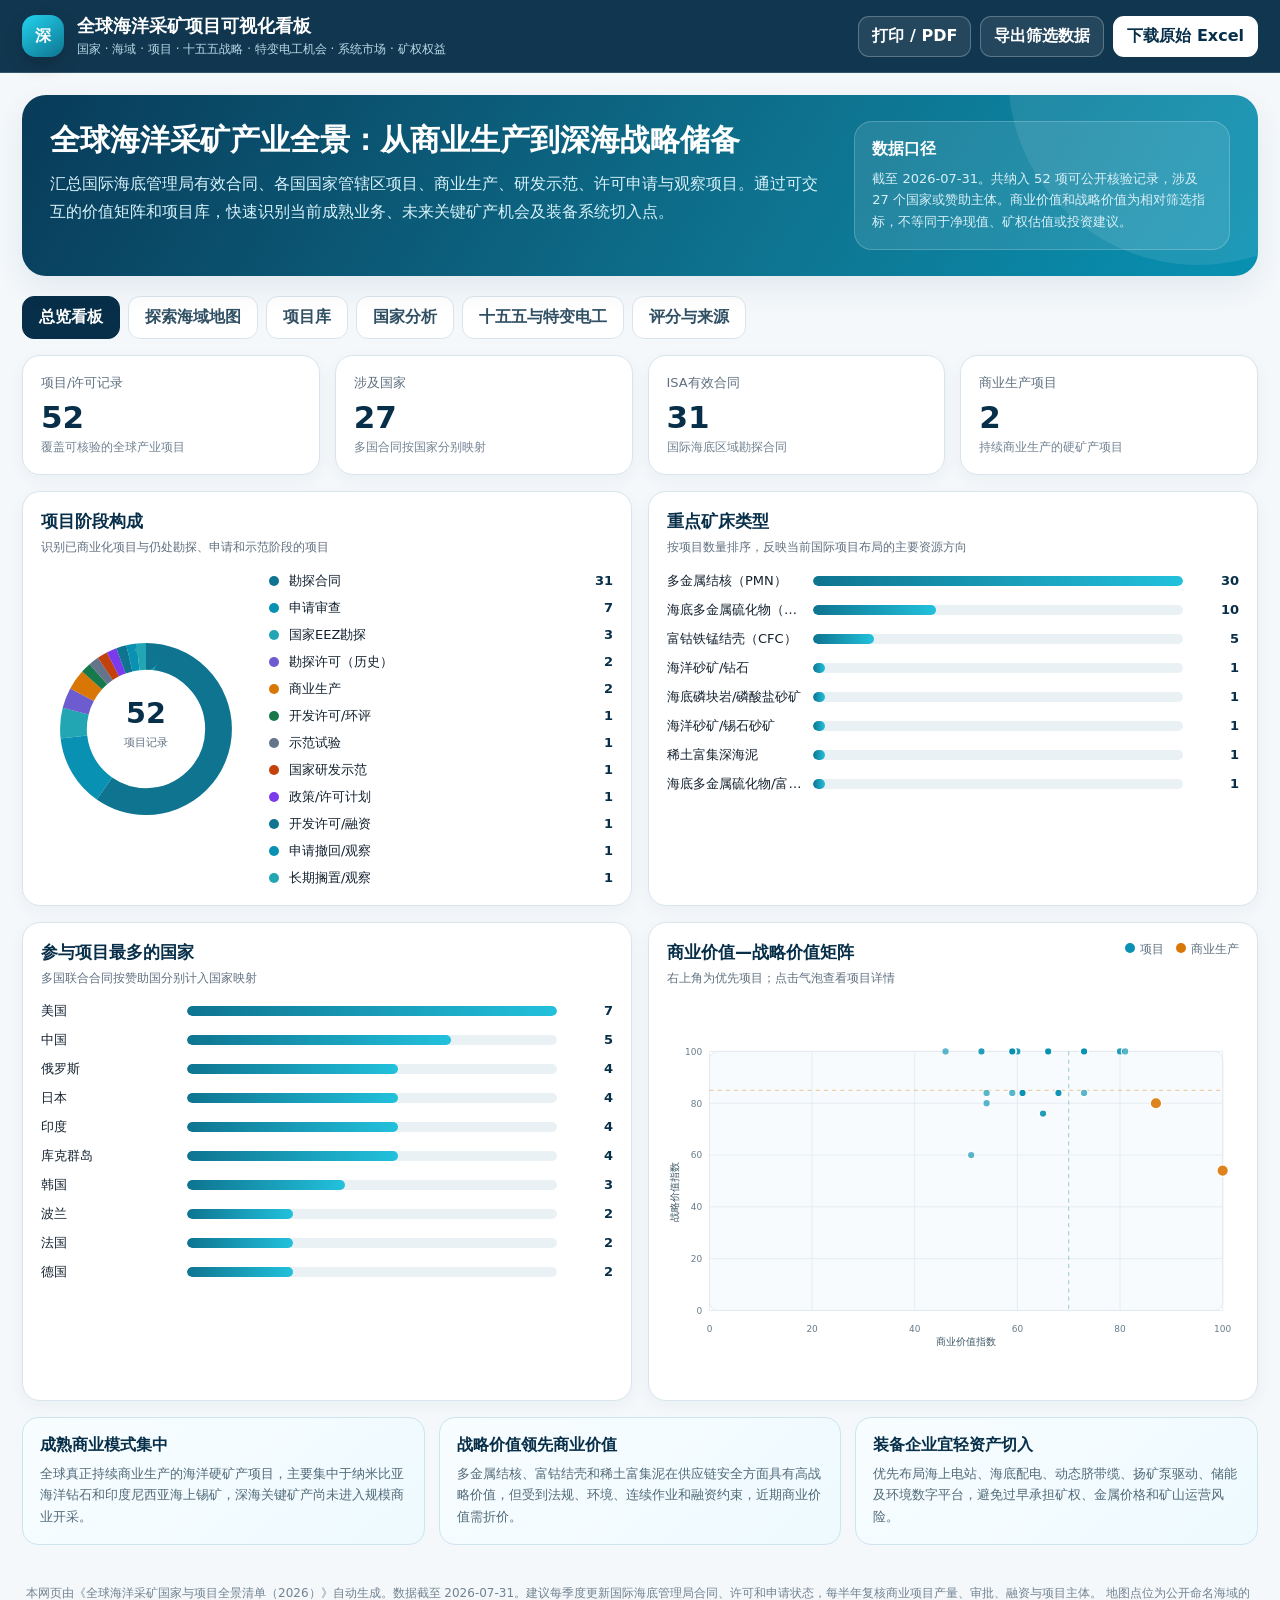
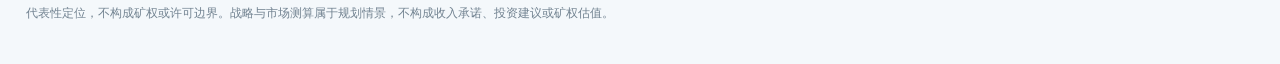
<file: platforms/ocean-mining/index.html>
<!DOCTYPE html>

<html lang="zh-CN">
<head>
<meta charset="utf-8"/>
<meta content="width=device-width,initial-scale=1" name="viewport"/>
<meta content="全球海洋采矿项目、探索海域、国家战略、特变电工系统市场与矿权权益价值可视化看板" name="description"/>
<title>全球海洋采矿项目与矿权价值可视化看板（2026）</title>
<style>
    :root{
      --navy:#082f49;--navy-2:#0b3b5a;--blue:#0e7490;--cyan:#0891b2;
      --sky:#e0f2fe;--aqua:#ecfeff;--ink:#12212f;--muted:#607080;
      --line:#d9e5ec;--panel:#ffffff;--bg:#f4f8fb;--good:#16794c;
      --warn:#9a6700;--bad:#b42318;--purple:#6d5bd0;--orange:#d97706;
      --shadow:0 12px 30px rgba(8,47,73,.08);--radius:18px;
    }
    *{box-sizing:border-box}
    html{scroll-behavior:smooth}
    body{margin:0;background:var(--bg);color:var(--ink);font-family:"Microsoft YaHei","PingFang SC","Noto Sans CJK SC",system-ui,-apple-system,sans-serif}
    button,input,select{font:inherit}
    a{color:var(--blue);text-decoration:none} a:hover{text-decoration:underline}
    .topbar{position:sticky;top:0;z-index:30;background:rgba(8,47,73,.96);color:#fff;border-bottom:1px solid rgba(255,255,255,.15)}
    .topbar-inner{max-width:1500px;margin:auto;padding:14px 22px;display:flex;gap:18px;align-items:center;justify-content:space-between}
    .brand{display:flex;align-items:center;gap:13px;min-width:0}.brand-mark{width:42px;height:42px;border-radius:14px;display:grid;place-items:center;background:linear-gradient(145deg,#22d3ee,#0e7490);font-weight:800;box-shadow:0 8px 18px rgba(0,0,0,.2)}
    .brand h1{font-size:18px;margin:0;white-space:nowrap;overflow:hidden;text-overflow:ellipsis}.brand p{font-size:12px;margin:3px 0 0;color:#b9d9e7}
    .top-actions{display:flex;gap:9px;align-items:center;flex-wrap:wrap}.btn{border:1px solid transparent;border-radius:11px;padding:9px 13px;cursor:pointer;transition:.18s ease;font-weight:600}.btn:hover{transform:translateY(-1px)}
    .btn-primary{background:#fff;color:var(--navy)}.btn-ghost{background:rgba(255,255,255,.08);border-color:rgba(255,255,255,.25);color:#fff}.btn-soft{background:var(--sky);color:var(--navy);border-color:#b7e2f4}.btn-danger{background:#fff1f0;color:var(--bad);border-color:#ffd0cc}
    .shell{max-width:1500px;margin:auto;padding:22px}.hero{background:linear-gradient(120deg,#083b59,#0e7490 62%,#0891b2);color:#fff;border-radius:24px;padding:26px 28px;display:grid;grid-template-columns:1.35fr .65fr;gap:24px;box-shadow:var(--shadow);overflow:hidden;position:relative}
    .hero:after{content:"";position:absolute;width:380px;height:380px;border-radius:50%;right:-130px;top:-210px;background:rgba(255,255,255,.09)}
    .hero h2{font-size:30px;margin:0 0 11px;line-height:1.25}.hero p{max-width:850px;margin:0;color:#d8f2fb;line-height:1.75}.hero-note{align-self:center;background:rgba(255,255,255,.1);border:1px solid rgba(255,255,255,.2);border-radius:18px;padding:17px;position:relative;z-index:1}.hero-note b{display:block;margin-bottom:8px}.hero-note span{font-size:13px;color:#d9f0f8;line-height:1.65}
    .tabs{display:flex;gap:8px;margin:20px 0 16px;flex-wrap:wrap}.tab{border:1px solid var(--line);background:#fff;color:#315064;padding:10px 16px;border-radius:12px;cursor:pointer;font-weight:700}.tab.active{background:var(--navy);color:#fff;border-color:var(--navy)}
    .view{display:none}.view.active{display:block}.metric-grid{display:grid;grid-template-columns:repeat(4,1fr);gap:15px;margin-bottom:16px}.metric{background:var(--panel);border:1px solid var(--line);border-radius:var(--radius);padding:18px;box-shadow:0 5px 16px rgba(8,47,73,.045)}
    .metric .label{font-size:13px;color:var(--muted)}.metric .value{font-size:31px;font-weight:800;color:var(--navy);margin:7px 0 4px}.metric .sub{font-size:12px;color:#718293}.grid-2{display:grid;grid-template-columns:1fr 1fr;gap:16px}.grid-3{display:grid;grid-template-columns:1fr 1fr 1fr;gap:16px}.panel{background:var(--panel);border:1px solid var(--line);border-radius:var(--radius);padding:18px;box-shadow:0 5px 16px rgba(8,47,73,.045);min-width:0}.panel h3{margin:0 0 5px;color:var(--navy);font-size:17px}.panel .caption{font-size:12px;color:var(--muted);margin-bottom:14px;line-height:1.6}.panel-head{display:flex;justify-content:space-between;gap:12px;align-items:flex-start}.legend{display:flex;gap:12px;flex-wrap:wrap;font-size:12px;color:var(--muted)}.legend i{display:inline-block;width:10px;height:10px;border-radius:50%;margin-right:5px}
    .bar-list{display:flex;flex-direction:column;gap:11px}.bar-row{display:grid;grid-template-columns:minmax(110px,1.1fr) 3fr 46px;gap:10px;align-items:center;font-size:13px}.bar-label{overflow:hidden;text-overflow:ellipsis;white-space:nowrap}.track{height:10px;background:#eaf1f5;border-radius:999px;overflow:hidden}.fill{height:100%;border-radius:999px;background:linear-gradient(90deg,var(--blue),#22c1dc)}.bar-num{text-align:right;font-weight:700;color:var(--navy)}
    .donut-wrap{display:grid;grid-template-columns:210px 1fr;gap:18px;align-items:center}.donut{width:210px;height:210px}.donut-labels{display:flex;flex-direction:column;gap:9px}.donut-item{display:grid;grid-template-columns:12px 1fr auto;gap:8px;align-items:center;font-size:13px}.dot{width:10px;height:10px;border-radius:50%}.donut-item b{color:var(--navy)}
    .scatter-wrap{height:380px;position:relative}.scatter{width:100%;height:100%;display:block}.chart-tooltip{position:absolute;pointer-events:none;display:none;background:#102e42;color:#fff;padding:9px 11px;border-radius:10px;font-size:12px;max-width:270px;box-shadow:0 8px 22px rgba(0,0,0,.23);z-index:4}
    .insight-grid{display:grid;grid-template-columns:repeat(3,1fr);gap:14px;margin-top:16px}.insight{padding:17px;border-radius:16px;border:1px solid #cce5ef;background:linear-gradient(140deg,#f8fdff,#eefaff)}.insight b{color:var(--navy);display:block;margin-bottom:7px}.insight p{margin:0;color:#516a79;font-size:13px;line-height:1.65}
    .filters{display:grid;grid-template-columns:1.5fr repeat(5,1fr);gap:10px;margin:12px 0}.field label{display:block;font-size:12px;color:var(--muted);margin-bottom:5px}.field input,.field select{width:100%;border:1px solid #cddbe3;border-radius:10px;background:#fff;padding:10px 11px;color:var(--ink);outline:none}.field input:focus,.field select:focus{border-color:var(--cyan);box-shadow:0 0 0 3px rgba(8,145,178,.12)}
    .toolbar{display:flex;justify-content:space-between;gap:12px;align-items:center;margin:12px 0;flex-wrap:wrap}.result-note{font-size:13px;color:var(--muted)}.toolbar-actions{display:flex;gap:8px;flex-wrap:wrap}.toolbar .btn{padding:8px 11px}
    .table-wrap{overflow:auto;border:1px solid var(--line);border-radius:15px;background:#fff}.data-table{width:100%;border-collapse:separate;border-spacing:0;min-width:1150px}.data-table th{position:sticky;top:0;background:var(--navy);color:#fff;text-align:left;font-size:12px;padding:12px 11px;z-index:1;white-space:nowrap}.data-table td{padding:11px;border-bottom:1px solid #e6edf1;font-size:12px;vertical-align:top;line-height:1.5}.data-table tbody tr{cursor:pointer}.data-table tbody tr:hover{background:#f0f9fc}.project-name{font-weight:700;color:var(--navy);min-width:230px}.badge{display:inline-flex;align-items:center;padding:4px 8px;border-radius:999px;font-size:11px;font-weight:700;white-space:nowrap;background:#eef5f8;color:#33576c}.badge.isa{background:#e8f3ff;color:#145c9e}.badge.commercial{background:#e8f7ef;color:#147547}.badge.watch{background:#fff5e7;color:#9a5b00}.badge.high{background:#eaf7ee;color:#16794c}.badge.mid{background:#fff4da;color:#8a6000}.badge.low{background:#fdecec;color:#ae2820}
    .score{display:flex;align-items:center;gap:7px}.mini-track{width:72px;height:7px;border-radius:999px;background:#e8eff3;overflow:hidden}.mini-track span{display:block;height:100%;border-radius:999px}.score b{min-width:23px;color:var(--navy)}.pagination{display:flex;align-items:center;justify-content:center;gap:8px;margin-top:14px}.page-btn{border:1px solid var(--line);background:#fff;border-radius:9px;padding:7px 10px;cursor:pointer}.page-btn.active{background:var(--navy);color:#fff}.page-btn:disabled{opacity:.45;cursor:not-allowed}
    .country-layout{display:grid;grid-template-columns:1fr 1.4fr;gap:16px}.rank-list{display:flex;flex-direction:column;gap:10px}.rank-item{border-bottom:1px solid #e6edf1;padding:8px 0;display:grid;grid-template-columns:32px 1fr 80px;gap:9px;align-items:center}.rank-no{width:28px;height:28px;border-radius:9px;background:var(--sky);display:grid;place-items:center;color:var(--navy);font-weight:800}.rank-title{font-weight:700;color:var(--navy)}.rank-sub{font-size:12px;color:var(--muted);margin-top:3px}.rank-score{text-align:right;font-size:12px}.rank-score b{font-size:18px;color:var(--navy);display:block}
    .method-grid{display:grid;grid-template-columns:1fr 1fr;gap:16px}.formula{background:#eef9fc;border:1px solid #c9e8ef;border-radius:14px;padding:16px;color:var(--navy);font-weight:700;line-height:1.7}.grade-grid{display:grid;grid-template-columns:repeat(5,1fr);gap:9px;margin-top:12px}.grade-card{border:1px solid var(--line);border-radius:13px;padding:12px;background:#fff}.grade-card strong{display:block;color:var(--navy);margin-bottom:5px}.grade-card span{font-size:12px;color:var(--muted);line-height:1.45}.source-list{display:grid;grid-template-columns:1fr 1fr;gap:10px}.source-item{border:1px solid var(--line);border-radius:12px;padding:12px;background:#fff}.source-item b{font-size:13px;color:var(--navy)}.source-item p{font-size:12px;color:var(--muted);margin:6px 0;line-height:1.5}.source-item a{font-size:12px;word-break:break-all}
    .modal-backdrop{position:fixed;inset:0;background:rgba(2,22,35,.58);z-index:60;display:none;align-items:center;justify-content:center;padding:20px}.modal-backdrop.open{display:flex}.modal{width:min(980px,96vw);max-height:90vh;overflow:auto;background:#fff;border-radius:20px;box-shadow:0 24px 60px rgba(0,0,0,.32)}.modal-head{position:sticky;top:0;background:#fff;border-bottom:1px solid var(--line);padding:18px 20px;display:flex;justify-content:space-between;gap:16px;z-index:2}.modal-head h3{margin:0;color:var(--navy);font-size:19px}.modal-head p{margin:6px 0 0;color:var(--muted);font-size:12px}.close-btn{border:0;background:#edf4f7;width:36px;height:36px;border-radius:10px;cursor:pointer;font-size:20px}.modal-body{padding:20px}.detail-grid{display:grid;grid-template-columns:1fr 1fr;gap:12px}.detail{border:1px solid var(--line);border-radius:12px;padding:12px}.detail .k{font-size:11px;color:var(--muted);margin-bottom:6px}.detail .v{font-size:13px;line-height:1.6}.detail.full{grid-column:1/-1}.score-cards{display:grid;grid-template-columns:1fr 1fr;gap:12px;margin-bottom:14px}.score-card{border-radius:15px;padding:16px;background:#f3fafc;border:1px solid #cde7ef}.score-card .big{font-size:32px;font-weight:800;color:var(--navy)}.score-card .small{font-size:12px;color:var(--muted)}
    .footer{margin-top:20px;padding:18px 4px;color:#728391;font-size:12px;line-height:1.7}.empty{padding:40px;text-align:center;color:var(--muted)}
    @media(max-width:1100px){.metric-grid{grid-template-columns:repeat(2,1fr)}.grid-2,.country-layout,.method-grid{grid-template-columns:1fr}.filters{grid-template-columns:repeat(3,1fr)}.hero{grid-template-columns:1fr}.grid-3,.insight-grid{grid-template-columns:1fr 1fr}.source-list{grid-template-columns:1fr}}
    @media(max-width:700px){.shell{padding:12px}.topbar-inner{padding:11px 12px}.brand p{display:none}.top-actions .btn-ghost{display:none}.hero{padding:20px}.hero h2{font-size:23px}.metric-grid,.grid-3,.insight-grid,.score-cards,.detail-grid{grid-template-columns:1fr}.filters{grid-template-columns:1fr 1fr}.donut-wrap{grid-template-columns:1fr}.donut{margin:auto}.grade-grid{grid-template-columns:1fr}.source-list{grid-template-columns:1fr}.top-actions{gap:5px}.btn{padding:8px 9px;font-size:12px}.modal-backdrop{padding:8px}}
    @media print{.topbar,.tabs,.toolbar,.filters,.pagination,.btn{display:none!important}.view{display:block!important}.panel,.metric{box-shadow:none;break-inside:avoid}.shell{max-width:none}.table-wrap{overflow:visible}.data-table{min-width:0;font-size:9px}}
  
    .map-layout{display:grid;grid-template-columns:minmax(0,1.65fr) minmax(300px,.7fr);gap:16px;align-items:start}
    .map-panel{padding:0;overflow:hidden;align-self:start}.map-toolbar{padding:16px 18px;border-bottom:1px solid var(--line);display:grid;grid-template-columns:1.2fr 1fr 1fr auto;gap:10px;align-items:end;background:#fbfdfe}
    .map-stage{position:relative;background:linear-gradient(180deg,#dff4fb,#cfeaf4 62%,#c5e4ef);min-height:560px;overflow:hidden;touch-action:none}
    .world-map{display:block;width:100%;height:auto;min-height:560px;cursor:grab}.world-map.dragging{cursor:grabbing}
    .map-ocean{fill:#dff3fa}.map-land{fill:#eef3ef;stroke:#9fb4b6;stroke-width:.55;vector-effect:non-scaling-stroke}.map-grid{stroke:#a8cbd8;stroke-width:.45;opacity:.55;vector-effect:non-scaling-stroke}
    .map-zone-halo{fill:none;stroke-width:1.8;stroke-dasharray:4 3;opacity:.5;vector-effect:non-scaling-stroke}.map-marker{cursor:pointer;outline:none}.map-marker .bubble{stroke:#fff;stroke-width:2.2;vector-effect:non-scaling-stroke}.map-marker .count{font-size:11px;font-weight:800;fill:#fff;text-anchor:middle;dominant-baseline:middle;pointer-events:none}.map-marker .label{font-size:11px;font-weight:700;fill:#17394c;paint-order:stroke;stroke:#eaf8fc;stroke-width:3px;stroke-linejoin:round;pointer-events:none}
    .map-leader{stroke:#416d7e;stroke-width:1;stroke-dasharray:2 2;opacity:.55;vector-effect:non-scaling-stroke}.map-marker.dim{opacity:.18}.map-marker.active .bubble{stroke:#082f49;stroke-width:3}.map-zoom{position:absolute;right:14px;top:14px;display:flex;flex-direction:column;gap:6px}.map-zoom button{width:38px;height:38px;border:1px solid #b9d4de;background:rgba(255,255,255,.94);border-radius:10px;color:var(--navy);font-weight:800;cursor:pointer}.map-legend{position:absolute;left:14px;bottom:14px;background:rgba(255,255,255,.94);border:1px solid #c9dde5;border-radius:12px;padding:10px 12px;display:flex;gap:10px;flex-wrap:wrap;max-width:calc(100% - 28px);font-size:11px}.map-legend span{display:flex;align-items:center;gap:5px}.map-legend i{width:10px;height:10px;border-radius:50%}
    .map-tip{position:absolute;display:none;pointer-events:none;z-index:5;max-width:330px;background:#0b3044;color:#fff;border-radius:11px;padding:10px 12px;font-size:12px;line-height:1.55;box-shadow:0 10px 28px rgba(0,0,0,.25)}
    .map-side{display:flex;flex-direction:column;gap:14px;align-self:start}.map-side>.panel:last-child{height:405px;display:flex;flex-direction:column;overflow:hidden}.map-summary{display:grid;grid-template-columns:repeat(2,1fr);gap:9px}.map-summary .metric{padding:13px}.map-summary .metric .value{font-size:24px}
    .region-list{display:flex;flex-direction:column;gap:8px;flex:1;min-height:0;max-height:none;overflow:auto;padding-right:3px}.region-card{border:1px solid var(--line);background:#fff;border-radius:13px;padding:11px 12px;cursor:pointer}.region-card:hover,.region-card.active{border-color:#69b7ca;background:#f0fbfe}.region-card h4{margin:0;color:var(--navy);font-size:13px}.region-card p{margin:5px 0 0;font-size:12px;color:var(--muted);line-height:1.5}.region-card .meta{display:flex;gap:6px;flex-wrap:wrap;margin-top:7px}.country-chip{display:inline-flex;border:1px solid #c9dfe7;background:#f5fbfd;color:#31566a;border-radius:999px;padding:3px 7px;font-size:10px}
    .map-detail{border-top:1px solid var(--line);padding-top:12px;margin-top:4px;flex:0 0 155px;max-height:155px;overflow:auto;padding-right:4px}.map-detail h4{margin:0 0 7px;color:var(--navy)}.map-project{padding:8px 0;border-bottom:1px dashed #dce7ed;font-size:12px;line-height:1.5}.map-project button{border:0;background:none;color:var(--blue);font-weight:700;cursor:pointer;padding:0;text-align:left}.map-note{margin-top:12px;padding:12px 14px;border-radius:13px;border:1px solid #f0d8a8;background:#fff9eb;color:#6d5217;font-size:12px;line-height:1.65}
    @media(max-width:1050px){.map-layout{grid-template-columns:1fr}.map-toolbar{grid-template-columns:1fr 1fr}.map-stage{min-height:480px}.world-map{min-height:480px}.region-list{max-height:350px}}
    @media(max-width:650px){.map-toolbar{grid-template-columns:1fr}.map-stage{min-height:390px}.world-map{min-height:390px}.map-legend{position:static;margin:10px}.map-summary{grid-template-columns:repeat(2,1fr)}}

    /* 战略与市场专题 */
    .strategy-hero{background:linear-gradient(128deg,#082f49,#155e75 58%,#0e7490);color:#fff;border-radius:22px;padding:24px 26px;margin-bottom:16px;display:grid;grid-template-columns:1.25fr .75fr;gap:22px;position:relative;overflow:hidden}
    .strategy-hero:after{content:"";position:absolute;width:280px;height:280px;border-radius:50%;right:-90px;bottom:-180px;background:rgba(255,255,255,.09)}
    .strategy-hero h3{color:#fff;font-size:25px;margin:0 0 10px}.strategy-hero p{margin:0;color:#d8f3fb;line-height:1.75}.strategy-quote{align-self:center;background:rgba(255,255,255,.1);border:1px solid rgba(255,255,255,.22);border-radius:16px;padding:16px;z-index:1}.strategy-quote b{display:block;margin-bottom:7px}.strategy-quote span{font-size:12px;line-height:1.65;color:#d9f1f8}
    .strategy-metrics{display:grid;grid-template-columns:repeat(4,1fr);gap:14px;margin-bottom:16px}.strategy-metric{background:#fff;border:1px solid var(--line);border-radius:16px;padding:16px}.strategy-metric .n{font-size:27px;font-weight:800;color:var(--navy);margin:5px 0}.strategy-metric .t{font-size:12px;color:var(--muted);line-height:1.55}
    .policy-chain{display:grid;grid-template-columns:repeat(4,1fr);gap:12px}.policy-card{border:1px solid var(--line);border-radius:15px;padding:15px;background:linear-gradient(145deg,#fff,#f7fbfd)}.policy-card .num{width:30px;height:30px;border-radius:10px;background:var(--sky);display:grid;place-items:center;font-weight:800;color:var(--navy);margin-bottom:10px}.policy-card h4{margin:0 0 7px;color:var(--navy)}.policy-card p{margin:0;font-size:12px;color:#526b79;line-height:1.65}
    .importance-grid{display:grid;grid-template-columns:repeat(2,1fr);gap:12px}.importance-item{display:grid;grid-template-columns:44px 1fr;gap:12px;border:1px solid var(--line);border-radius:14px;padding:14px;background:#fff}.importance-icon{width:42px;height:42px;border-radius:13px;display:grid;place-items:center;background:#e8f7fb;color:var(--navy);font-weight:800}.importance-item b{color:var(--navy)}.importance-item p{margin:5px 0 0;font-size:12px;color:var(--muted);line-height:1.6}
    .fit-table{width:100%;border-collapse:separate;border-spacing:0;border:1px solid var(--line);border-radius:14px;overflow:hidden}.fit-table th{background:var(--navy);color:#fff;padding:11px;font-size:12px;text-align:left}.fit-table td{padding:11px;font-size:12px;line-height:1.55;border-bottom:1px solid #e7eef2;vertical-align:top}.fit-table tr:last-child td{border-bottom:0}.fit-tag{display:inline-block;border-radius:999px;padding:4px 8px;font-size:11px;font-weight:700}.fit-now{background:#e9f7ef;color:#147547}.fit-dev{background:#e8f3ff;color:#145c9e}.fit-partner{background:#fff4da;color:#8a6000}.fit-avoid{background:#fdecec;color:#ae2820}
    .route-line{display:grid;grid-template-columns:repeat(5,1fr);gap:10px}.route-step{border:1px solid var(--line);border-radius:14px;padding:14px;background:#fff;position:relative}.route-step:after{content:"→";position:absolute;right:-10px;top:38%;font-weight:800;color:#8ba3b1}.route-step:last-child:after{display:none}.route-year{font-size:12px;color:var(--blue);font-weight:800}.route-step h4{margin:6px 0;color:var(--navy)}.route-step p{margin:0;font-size:12px;color:var(--muted);line-height:1.55}
    .market-layout{display:grid;grid-template-columns:.9fr 1.1fr;gap:16px}.scenario-row{display:grid;grid-template-columns:repeat(3,1fr);gap:9px;margin-bottom:14px}.scenario-btn{border:1px solid var(--line);background:#fff;border-radius:12px;padding:10px;cursor:pointer;text-align:left}.scenario-btn.active{border-color:var(--cyan);background:#edfafe;box-shadow:0 0 0 3px rgba(8,145,178,.1)}.scenario-btn b{display:block;color:var(--navy);margin-bottom:3px}.scenario-btn span{font-size:11px;color:var(--muted)}
    .calc-grid{display:grid;grid-template-columns:1fr 1fr;gap:11px}.calc-field label{display:flex;justify-content:space-between;gap:8px;font-size:12px;color:var(--muted);margin-bottom:5px}.calc-field input{width:100%;border:1px solid #cddbe3;border-radius:10px;padding:9px 10px;background:#fff}.market-results{display:grid;grid-template-columns:repeat(2,1fr);gap:12px}.market-result{border:1px solid var(--line);border-radius:15px;padding:16px;background:#fff}.market-result.primary{background:linear-gradient(145deg,#eaf9fc,#fff);border-color:#bfe6ef}.market-result .label{font-size:12px;color:var(--muted)}.market-result .value{font-size:31px;font-weight:800;color:var(--navy);margin:7px 0}.market-result .note{font-size:11px;color:#687d8a;line-height:1.5}.market-waterfall{margin-top:14px;border-top:1px solid var(--line);padding-top:13px}.waterfall-row{display:grid;grid-template-columns:135px 1fr 70px;gap:9px;align-items:center;font-size:12px;margin:9px 0}.waterfall-row .track{height:12px}.market-disclaimer{margin-top:13px;padding:12px 14px;border-radius:12px;background:#fff8e8;border:1px solid #f1dba7;font-size:12px;line-height:1.65;color:#735314}
    .evidence-list{display:grid;grid-template-columns:repeat(2,1fr);gap:10px}.evidence{border:1px solid var(--line);border-radius:13px;padding:12px;background:#fff}.evidence b{display:block;color:var(--navy);font-size:13px;margin-bottom:5px}.evidence p{margin:0 0 7px;font-size:12px;color:var(--muted);line-height:1.55}.evidence a{font-size:12px}
    @media(max-width:1050px){.strategy-metrics,.policy-chain{grid-template-columns:repeat(2,1fr)}.route-line{grid-template-columns:1fr 1fr}.route-step:after{display:none}.market-layout{grid-template-columns:1fr}}
    @media(max-width:720px){.strategy-hero{grid-template-columns:1fr}.strategy-metrics,.policy-chain,.importance-grid,.route-line,.market-results,.evidence-list,.calc-grid{grid-template-columns:1fr}.scenario-row{grid-template-columns:1fr}.waterfall-row{grid-template-columns:105px 1fr 55px}}

</style>
<style>
.strategy-metrics{grid-template-columns:repeat(5,1fr)}
.fit-rights{background:#e9f4ff;color:#185b8a}
.rights-section{overflow:hidden}
.rights-head{align-items:flex-start}
.rights-pill{display:inline-flex;align-items:center;padding:7px 11px;border-radius:999px;background:#e8f7f3;color:#126244;font-size:12px;font-weight:800;border:1px solid #bce3d5;white-space:nowrap}
.rights-gates{display:grid;grid-template-columns:repeat(6,1fr);gap:8px;margin:14px 0 10px}
.rights-gate{position:relative;padding:13px 10px 12px;border:1px solid var(--line);border-radius:13px;background:#f8fbfd;min-height:96px}
.rights-gate:not(:last-child):after{content:'›';position:absolute;right:-9px;top:34px;color:#7593a5;font-size:22px;font-weight:800;z-index:2}
.rights-gate span{display:inline-grid;place-items:center;width:24px;height:24px;border-radius:50%;background:var(--navy);color:white;font-size:12px;font-weight:800}
.rights-gate b{display:block;margin:8px 0 3px;color:var(--navy);font-size:13px}.rights-gate small{display:block;color:var(--muted);font-size:11px;line-height:1.45}
.rights-warning{padding:11px 13px;border:1px solid #efd797;background:#fff8e6;color:#725111;border-radius:12px;font-size:12px;line-height:1.65}
.rights-layout{display:grid;grid-template-columns:1fr 1.08fr;gap:16px;margin-top:16px}.rights-calc-box,.rights-results-box{border:1px solid var(--line);border-radius:15px;padding:16px;background:#fbfdfe}.rights-calc-box h4,.rights-results-box h4{margin:0 0 4px;color:var(--navy)}
.rights-scenarios{display:grid;grid-template-columns:repeat(3,1fr);gap:8px;margin:13px 0}.rights-scenario-btn{border:1px solid var(--line);background:#fff;border-radius:11px;padding:9px 10px;text-align:left;cursor:pointer}.rights-scenario-btn b{display:block;color:var(--navy)}.rights-scenario-btn span{font-size:11px;color:var(--muted)}.rights-scenario-btn.active{border-color:var(--cyan);background:#eaf9fc;box-shadow:0 0 0 2px rgba(8,145,178,.08)}
.rights-input-grid{display:grid;grid-template-columns:repeat(2,1fr);gap:10px}.rights-input-grid .calc-field{min-width:0}.rights-input-grid .calc-field label{font-size:11px}.rights-input-grid input[type=range]{width:100%}
.rights-results{display:grid;grid-template-columns:repeat(2,1fr);gap:10px;margin-top:13px}.rights-result{border:1px solid var(--line);border-radius:13px;padding:13px;background:#fff}.rights-result.wide{grid-column:1/-1}.rights-result.primary{background:#edf8fb;border-color:#b9e2eb}.rights-result.accent{background:#eef4ff;border-color:#c9d9f5}.rights-result.gross{background:#f7f4ff;border-color:#ddd4f8}.rights-result .label{font-size:11px;color:var(--muted)}.rights-result .value{font-size:25px;font-weight:800;color:var(--navy);margin:5px 0}.rights-result .note{font-size:11px;color:#667b88;line-height:1.5}
.rights-conclusion{margin-top:12px;padding:13px 14px;border-radius:12px;background:#eaf7f1;border:1px solid #bfe1d2;color:#1a5c42;font-size:12px;line-height:1.7}
.rights-benchmark{display:grid;grid-template-columns:repeat(3,1fr);gap:10px;margin-top:14px}.rights-benchmark>div{border-top:3px solid var(--cyan);background:#f8fbfd;border-radius:10px;padding:12px}.rights-benchmark b{color:var(--navy);font-size:13px}.rights-benchmark p{margin:6px 0 0;color:var(--muted);font-size:11px;line-height:1.65}
.rights-disclaimer{margin-top:12px;padding:12px 14px;border-radius:12px;background:#fff4f1;border:1px solid #f0c5ba;color:#7e3426;font-size:12px;line-height:1.65}
@media(max-width:1100px){.strategy-metrics{grid-template-columns:repeat(3,1fr)}.rights-gates{grid-template-columns:repeat(3,1fr)}.rights-gate:after{display:none}.rights-layout{grid-template-columns:1fr}}
@media(max-width:720px){.strategy-metrics,.rights-gates,.rights-input-grid,.rights-results,.rights-benchmark{grid-template-columns:1fr}.rights-result.wide{grid-column:auto}.rights-pill{white-space:normal}.rights-scenarios{grid-template-columns:1fr}}
</style>
<style>
/* ===== 网页语音助手（平台版） ===== */
.llm-assistant{position:fixed;z-index:200;right:clamp(16px,2.5vw,36px);bottom:clamp(16px,3vh,32px);display:flex;flex-direction:column;align-items:flex-end;gap:12px}
.llm-assistant__fab{display:grid;width:58px;height:58px;padding:0;color:#fff;cursor:pointer;touch-action:manipulation;place-items:center;background:linear-gradient(135deg,#0093d8,#0072c6);border:1px solid rgba(255,255,255,.6);border-radius:50%;box-shadow:0 12px 30px rgba(0,114,198,.4);font-size:17px;font-weight:700;letter-spacing:.04em;transition:transform .15s ease,box-shadow .15s ease}
.llm-assistant__fab:hover,.llm-assistant__fab:focus-visible{transform:scale(1.06);box-shadow:0 14px 34px rgba(0,114,198,.5)}
.llm-assistant__panel{display:flex;width:min(400px,calc(100vw - 24px));max-height:min(560px,72vh);overflow:hidden;flex-direction:column;background:#fff;border:1px solid rgba(11,114,133,.24);border-radius:12px;box-shadow:0 24px 60px rgba(3,21,43,.28)}
.llm-assistant__panel[hidden]{display:none}
.llm-assistant__header{display:flex;min-height:52px;padding:8px 10px 8px 16px;align-items:center;justify-content:space-between;gap:12px;color:#fff;background:linear-gradient(135deg,#0072c6,#0093d8)}
.llm-assistant__header strong{font-size:15px;letter-spacing:.06em}
.llm-assistant__header-actions{display:flex;align-items:center;gap:6px}
.llm-assistant__voice-toggle,.llm-assistant__close{min-height:40px;padding:0 12px;color:#fff;cursor:pointer;touch-action:manipulation;background:rgba(255,255,255,.14);border:1px solid rgba(255,255,255,.32);border-radius:6px;font-size:12px}
.llm-assistant__voice-toggle:hover,.llm-assistant__voice-toggle:focus-visible,.llm-assistant__close:hover,.llm-assistant__close:focus-visible{background:rgba(255,255,255,.26)}
.llm-assistant__close{width:40px;padding:0;font-size:20px;line-height:1}
.llm-assistant__messages{min-height:160px;padding:14px;overflow-y:auto;flex:1 1 auto;overscroll-behavior:contain;background:#eef4fb}
.llm-assistant__message{display:flex;margin:0 0 10px}
.llm-assistant__message:last-child{margin-bottom:0}
.llm-assistant__message--user{justify-content:flex-end}
.llm-assistant__bubble{max-width:86%;padding:9px 12px;border-radius:10px;font-size:14px;line-height:1.6;white-space:pre-wrap;word-break:break-word}
.llm-assistant__message--user .llm-assistant__bubble{color:#fff;background:#0b7285;border-bottom-right-radius:3px}
.llm-assistant__message--assistant .llm-assistant__bubble{color:#152437;background:#fff;border:1px solid rgba(11,114,133,.18);border-bottom-left-radius:3px}
.llm-assistant__status{margin:0;padding:6px 14px;color:#66778d;background:#fff;border-top:1px solid rgba(11,114,133,.1);font-size:12px}
.llm-assistant__status[hidden]{display:none}
.llm-assistant__input{display:flex;padding:10px;align-items:center;gap:8px;background:#fff;border-top:1px solid rgba(11,114,133,.16)}
.llm-assistant__question{min-width:0;min-height:48px;padding:0 12px;flex:1 1 auto;color:#152437;background:#f4f8fd;border:1px solid rgba(11,114,133,.28);border-radius:8px;font-size:14px;outline:none}
.llm-assistant__question:focus{border-color:#0797a5;box-shadow:0 0 0 2px rgba(7,151,165,.2)}
.llm-assistant__mic,.llm-assistant__send{min-height:48px;padding:0 14px;cursor:pointer;touch-action:manipulation;border-radius:8px;font-size:15px;white-space:nowrap}
.llm-assistant__mic{color:#152437;background:#fff;border:1px solid rgba(11,114,133,.28)}
.llm-assistant__mic.is-listening{color:#fff;background:#e03a3a;border-color:#e03a3a;animation:llm-mic-pulse 1.1s ease-in-out infinite}
.llm-assistant__send{color:#fff;background:#0b7285;border:1px solid #0b7285}
.llm-assistant__send:disabled{cursor:not-allowed;opacity:.55}
.llm-assistant__mic:hover,.llm-assistant__mic:focus-visible{border-color:#0797a5}
.llm-assistant__send:hover,.llm-assistant__send:focus-visible{background:#0797a5;border-color:#0797a5}
@keyframes llm-mic-pulse{0%,100%{box-shadow:0 0 0 0 rgba(224,58,58,.45)}50%{box-shadow:0 0 0 8px rgba(224,58,58,0)}}
@media(max-width:520px){.llm-assistant{right:12px;bottom:12px}.llm-assistant__panel{max-height:70vh}}
/* 平台深色模式适配 */
[data-theme="dark"] .llm-assistant__panel{background:#101c2d;border-color:#263750}
[data-theme="dark"] .llm-assistant__messages{background:#0c1727}
[data-theme="dark"] .llm-assistant__message--assistant .llm-assistant__bubble{color:#edf3fa;background:#101c2d;border-color:#263750}
[data-theme="dark"] .llm-assistant__status{color:#9cadc3;background:#101c2d;border-color:#263750}
[data-theme="dark"] .llm-assistant__input{background:#101c2d;border-color:#263750}
[data-theme="dark"] .llm-assistant__question{color:#edf3fa;background:#0c1727;border-color:#263750}
[data-theme="dark"] .llm-assistant__mic{color:#edf3fa;background:#101c2d;border-color:#263750}
/* AI 按钮可拖动 */
.llm-assistant__fab{touch-action:none;user-select:none;-webkit-user-select:none;cursor:grab}
.llm-assistant__fab.is-dragging{cursor:grabbing;transform:scale(1.08);box-shadow:0 16px 38px rgba(0,58,143,.55)}
</style>
</head>
<body>
<header class="topbar">
<div class="topbar-inner">
<div class="brand"><div class="brand-mark">深</div><div><h1>全球海洋采矿项目可视化看板</h1><p>国家 · 海域 · 项目 · 十五五战略 · 特变电工机会 · 系统市场 · 矿权权益</p></div></div>
<div class="top-actions">
<button class="btn btn-ghost" id="printBtn">打印 / PDF</button>
<button class="btn btn-ghost" id="csvBtnTop">导出筛选数据</button>
<button class="btn btn-primary" id="xlsxBtn">下载原始 Excel</button>
</div>
</div>
</header>
<main class="shell">
<section class="hero">
<div><h2>全球海洋采矿产业全景：从商业生产到深海战略储备</h2><p>汇总国际海底管理局有效合同、各国国家管辖区项目、商业生产、研发示范、许可申请与观察项目。通过可交互的价值矩阵和项目库，快速识别当前成熟业务、未来关键矿产机会及装备系统切入点。</p></div>
<div class="hero-note"><b>数据口径</b><span>截至 2026-07-31。共纳入 52 项可公开核验记录，涉及 27 个国家或赞助主体。商业价值和战略价值为相对筛选指标，不等同于净现值、矿权估值或投资建议。</span></div>
</section>
<nav aria-label="页面模块" class="tabs">
<button class="tab active" data-view="overview">总览看板</button><button class="tab" data-view="map">探索海域地图</button>
<button class="tab" data-view="projects">项目库</button>
<button class="tab" data-view="countries">国家分析</button>
<button class="tab" data-view="strategy">十五五与特变电工</button>
<button class="tab" data-view="methodology">评分与来源</button>
</nav>
<section class="view active" id="view-overview">
<div class="metric-grid" id="metrics"></div>
<div class="grid-2">
<article class="panel"><div class="panel-head"><div><h3>项目阶段构成</h3><div class="caption">识别已商业化项目与仍处勘探、申请和示范阶段的项目</div></div></div><div class="donut-wrap"><svg aria-label="项目阶段构成环形图" class="donut" id="stageDonut" role="img" viewbox="0 0 220 220"></svg><div class="donut-labels" id="stageLegend"></div></div></article>
<article class="panel"><h3>重点矿床类型</h3><div class="caption">按项目数量排序，反映当前国际项目布局的主要资源方向</div><div class="bar-list" id="mineralBars"></div></article>
</div>
<div class="grid-2" style="margin-top:16px">
<article class="panel"><h3>参与项目最多的国家</h3><div class="caption">多国联合合同按赞助国分别计入国家映射</div><div class="bar-list" id="countryBars"></div></article>
<article class="panel"><div class="panel-head"><div><h3>商业价值—战略价值矩阵</h3><div class="caption">右上角为优先项目；点击气泡查看项目详情</div></div><div class="legend"><span><i style="background:var(--cyan)"></i>项目</span><span><i style="background:var(--orange)"></i>商业生产</span></div></div><div class="scatter-wrap" id="scatterWrap"><svg aria-label="项目商业价值与战略价值散点图" class="scatter" id="scatter" role="img" viewbox="0 0 700 380"></svg><div class="chart-tooltip" id="chartTooltip"></div></div></article>
</div>
<div class="insight-grid">
<div class="insight"><b>成熟商业模式集中</b><p>全球真正持续商业生产的海洋硬矿产项目，主要集中于纳米比亚海洋钻石和印度尼西亚海上锡矿，深海关键矿产尚未进入规模商业开采。</p></div>
<div class="insight"><b>战略价值领先商业价值</b><p>多金属结核、富钴结壳和稀土富集泥在供应链安全方面具有高战略价值，但受到法规、环境、连续作业和融资约束，近期商业价值需折价。</p></div>
<div class="insight"><b>装备企业宜轻资产切入</b><p>优先布局海上电站、海底配电、动态脐带缆、扬矿泵驱动、储能及环境数字平台，避免过早承担矿权、金属价格和矿山运营风险。</p></div>
</div>
</section><section class="view" id="view-map">
<div class="map-layout">
<article class="panel map-panel">
<div class="map-toolbar">
<div class="field"><label for="mapCountry">国家/赞助主体</label><select id="mapCountry"></select></div>
<div class="field"><label for="mapMineral">矿床类型</label><select id="mapMineral"></select></div>
<div class="field"><label for="mapStage">项目阶段</label><select id="mapStage"></select></div>
<button class="btn btn-soft" id="mapReset">重置地图</button>
</div>
<div class="map-stage" id="mapStageWrap">
<svg aria-label="全球海洋采矿探索海域分布地图" class="world-map" id="worldMap" role="img" viewbox="0 0 1000 500">
<g id="mapViewport"><rect class="map-ocean" height="500" width="1000"></rect><g id="mapGrid"></g><path class="map-land" id="worldLand"></path><g id="mapZones"></g></g>
</svg>
<div class="map-zoom"><button aria-label="放大地图" id="zoomIn">＋</button><button aria-label="缩小地图" id="zoomOut">－</button><button aria-label="重置地图" id="zoomReset">↺</button></div>
<div class="map-legend" id="mapLegend"></div>
<div class="map-tip" id="mapTip"></div>
</div>
</article>
<aside class="map-side">
<article class="panel">
<h3>国家—探索海域关联</h3>
<div class="caption" id="mapCaption">选择国家后，地图将突出该国参与的全部探索或开发海域。</div>
<div class="map-summary" id="mapSummary"></div>
</article>
<article class="panel">
<div class="panel-head"><div><h3>海域与项目</h3><div class="caption" id="regionResult"></div></div></div>
<div class="region-list" id="regionList"></div>
<div class="map-detail" id="mapDetail"></div>
</article>
</aside>
</div>
<div class="map-note"><b>地图阅读说明：</b>点位是对公开命名海域的战略级可视化，不是矿权边界。CCZ等区域采用公开地理中心附近的代表点；申请文件未完整披露位置的项目以“申请级”点位显示。密集区域的气泡可能为避免重叠而轻微偏移，虚线指向代表点。点击气泡可查看参与国家和项目。</div>
</section>
<section class="view" id="view-projects">
<article class="panel">
<div class="panel-head"><div><h3>全球项目与许可数据库</h3><div class="caption">组合筛选后可导出 CSV；点击任意项目查看完整状态、价值说明、风险和来源</div></div></div>
<div class="filters">
<div class="field"><label for="search">搜索</label><input id="search" placeholder="项目、国家、运营主体、产物…"/></div>
<div class="field"><label for="fCategory">记录类别</label><select id="fCategory"></select></div>
<div class="field"><label for="fCountry">国家/赞助主体</label><select id="fCountry"></select></div>
<div class="field"><label for="fMineral">矿床类型</label><select id="fMineral"></select></div>
<div class="field"><label for="fStage">当前阶段</label><select id="fStage"></select></div>
<div class="field"><label for="fPriority">价值门槛</label><select id="fPriority"><option value="">全部</option><option value="strategic85">战略价值 ≥ 85</option><option value="commercial70">商业价值 ≥ 70</option><option value="both70">商业和战略均 ≥ 70</option><option value="commercial">仅商业生产</option></select></div>
</div>
<div class="toolbar"><div aria-live="polite" class="result-note" id="resultNote"></div><div class="toolbar-actions"><button class="btn btn-soft" id="resetBtn">重置筛选</button><button class="btn btn-soft" id="csvBtn">导出筛选结果</button></div></div>
<div class="table-wrap"><table class="data-table"><thead><tr><th>项目</th><th>国家/赞助主体</th><th>类别</th><th>矿床与产物</th><th>阶段/状态</th><th>商业价值</th><th>战略价值</th><th>置信度</th></tr></thead><tbody id="projectBody"></tbody></table></div>
<div class="pagination" id="pagination"></div>
</article>
</section>
<section class="view" id="view-countries">
<div class="country-layout">
<article class="panel"><h3>国家战略价值排名</h3><div class="caption">按国家参与项目的平均战略价值排序</div><div class="rank-list" id="countryRank"></div></article>
<article class="panel"><h3>国家参与项目概览</h3><div class="caption">项目数量、成熟度、关键产物和建议优先级</div><div class="table-wrap"><table class="data-table" style="min-width:900px"><thead><tr><th>国家</th><th>项目数</th><th>商业生产</th><th>勘探类</th><th>平均商业</th><th>平均战略</th><th>关键产物</th><th>建议优先级</th></tr></thead><tbody id="countryBody"></tbody></table></div></article>
</div>
</section>
<section class="view" id="view-strategy">
<section class="strategy-hero">
<div><h3>从国家“十五五”任务到特变电工BlueMine业务</h3><p>深海矿产不是单一矿业项目，而是资源安全、海洋强国、先进海工装备和国际治理能力的交叉赛道。特变电工的基础战略仍应是能源、电气、控制和环境数据系统集成；在商业许可路径、资源储量和运营伙伴明确后，可通过5%—15%战略少数股权叠加系统锁单，分享矿权权益而不承担全资矿山风险。</p></div>
<div class="strategy-quote"><b>规划逻辑</b><span>国家规划已把深海矿产开发、深海工程能力、海洋装备和深远海能源放进同一战略框架。企业应先建立技术平台和海试数据，再以联合体、少数股权和系统优先采购权进入资源端。</span></div>
</section>
<div class="strategy-metrics">
<div class="strategy-metric"><div class="label">国家任务</div><div class="n">深海开发</div><div class="t">实施深海工程，提高进入、探测、开发和安全能力</div></div>
<div class="strategy-metric"><div class="label">产业基础</div><div class="n">31份</div><div class="t">截至2026年1月在执行的ISA勘探合同</div></div>
<div class="strategy-metric"><div class="label">基准市场情景</div><div class="n" id="strategyTamTop">57.6亿</div><div class="t">2026—2035年全球电气与数字系统可服务市场</div></div>
<div class="strategy-metric"><div class="label">特变电工可争取</div><div class="n" id="strategyTbeaTop">14.4亿</div><div class="t">按基准情景25%系统集成中标率测算</div></div>
<div class="strategy-metric"><div class="label">矿权基准情景</div><div class="n" id="rightsValueTop">23.8亿</div><div class="t">一个NORI-D规模项目、15%权益、40%实现概率</div></div></div>
<div class="grid-2">
<article class="panel">
<h3>国家“十五五”为什么发展深海矿产</h3><div class="caption">从资源安全到新质生产力的递进逻辑</div>
<div class="policy-chain">
<div class="policy-card"><div class="num">1</div><h4>关键矿产安全</h4><p>镍、钴、铜、锰、稀土等关系新能源、电网、先进制造与国防。深海资源首先是一套长期战略备份和供应链多元化选项。</p></div>
<div class="policy-card"><div class="num">2</div><h4>海洋经济增量</h4><p>规划要求有序推进海洋能源资源开发利用、巩固海洋装备制造优势，推动海洋经济从近海利用向深远海综合开发升级。</p></div>
<div class="policy-card"><div class="num">3</div><h4>深海工程牵引</h4><p>采矿将同时牵引深海机器人、水下电力、动态缆、扬矿泵、船舶、材料、通信和人工智能，形成跨行业技术平台。</p></div>
<div class="policy-card"><div class="num">4</div><h4>规则与治理能力</h4><p>环境基线、监测数据、责任和支付机制仍在形成。越早形成海试数据和标准能力，越有机会参与国际规则与接口标准。</p></div>
</div>
</article>
<article class="panel">
<h3>发展深海矿产资源的重要性</h3><div class="caption">战略价值高于近期财务价值</div>
<div class="importance-grid">
<div class="importance-item"><div class="importance-icon">资</div><div><b>资源储备价值</b><p>建立陆地矿产之外的第二资源来源，提高面对出口限制、地缘冲突和价格冲击时的韧性。</p></div></div>
<div class="importance-item"><div class="importance-icon">技</div><div><b>技术外溢价值</b><p>深海电气化和无人化成果可反向服务浮式风电、海洋油气、海洋观测、极地和水下基础设施。</p></div></div>
<div class="importance-item"><div class="importance-icon">产</div><div><b>产业链价值</b><p>从勘探、采集、提升到冶炼和材料，可形成装备、工程、数字平台和长期运维等多层收入。</p></div></div>
<div class="importance-item"><div class="importance-icon">规</div><div><b>规则话语权</b><p>商业化尚未获ISA批准，规则仍在完善，当前阶段尤其适合通过环境数据、示范工程和标准提前卡位。</p></div></div>
</div>
</article>
</div>
<article class="panel" style="margin-top:16px">
<h3>特变电工参与深海矿产资源的可能性</h3><div class="caption">结论：系统集成高度匹配；矿权可作为第二阶段战略期权，但应坚持少数股权、联合运营和风险隔离</div>
<div class="table-wrap"><table class="fit-table"><thead><tr><th>参与层级</th><th>特变电工能力基础</th><th>可形成的BlueMine产品</th><th>判断</th></tr></thead><tbody>
<tr><td><span class="fit-tag fit-now">可直接迁移</span></td><td>海上升压站、海上风电主变、开关、电缆、柔性直流、低频输电、储能和全寿命运维</td><td>海上综合能源母平台、船载中压配电、储能微电网、数字运维与电能质量系统</td><td><b>高可行</b>：可先进入FEED、试验平台和海面系统</td></tr>
<tr><td><span class="fit-tag fit-dev">专项研发</span></td><td>高压绝缘、电力电子、系统保护和设备集成能力</td><td>6000米级海底配电节点、压力补偿变流器、中压直流脐带缆电气系统、故障隔离和黑启动</td><td><b>中高可行</b>：需要压力、疲劳、湿插拔和长期可靠性海试</td></tr>
<tr><td><span class="fit-tag fit-partner">联合集成</span></td><td>国际工程、EPC组织、供应链和融资保险协调能力</td><td>与采矿车、提升系统、船舶、连接器、ROV及环境机构形成联合体</td><td><b>可行</b>：进出口公司适合做客户与项目牵引平台</td></tr>
<tr id="rights-fit-row"><td><span class="fit-tag fit-rights">条件参与</span></td><td>国际工程组织、产业链协同、融资保险协调以及电气系统供货能力</td><td>5%—15%战略少数股权＋系统优先采购权＋长期运维权；由专业矿业运营商负责采矿和金属销售</td><td><b>有条件可行</b>：仅在资源转储量、许可路径和融资方案清晰后进入</td></tr><tr><td><span class="fit-tag fit-avoid">风险隔离</span></td><td>非核心能力与不可承受风险</td><td>全资控股矿山、无上限追加资本、价格保底承诺、独立承担采矿机械和冶炼工艺</td><td><b>不建议</b>：矿权投资必须项目公司化、限额化并设置退出条款</td></tr>
</tbody></table></div>
</article>
<article class="panel" style="margin-top:16px">
<h3>可落地的技术与业务路线</h3><div class="caption">按“客户牵引—部件验证—系统海试—商业包”设置阶段门</div>
<div class="route-line">
<div class="route-step"><div class="route-year">2026</div><h4>战略建制</h4><p>成立BlueMine专项组；锁定1—2个国家任务或真实业主；完成参考矿山、负荷清单、单线图与FEED。</p></div>
<div class="route-step"><div class="route-year">2027</div><h4>关键部件</h4><p>完成60—70MPa压力试验、压力补偿变流器、海底配电样机、动态缆在线监测与保护原理验证。</p></div>
<div class="route-step"><div class="route-year">2028</div><h4>千米联调</h4><p>建设2—5MW闭环试验系统，完成海面电站—脐带缆—海底节点—泵驱负荷的1000米级海试。</p></div>
<div class="route-step"><div class="route-year">2029—2030</div><h4>深海示范</h4><p>开展3000—4000米、多节点、5—10MW系统示范，引入船级社、环境评价和第三方可靠性认证。</p></div>
<div class="route-step"><div class="route-year">2031—2035</div><h4>商业系统包</h4><p>形成10—30MW级海上能源、海底输配电、驱动、储能和环境数字平台的国际EPC/供货包。</p></div>
</div>
</article>
<div class="market-layout" style="margin-top:16px">
<article class="panel">
<h3>市场空间情景计算器</h3><div class="caption">调整项目数、系统包金额和中标率，实时测算。单位均为人民币亿元。</div>
<div class="scenario-row">
<button class="scenario-btn" data-scenario="conservative"><b>谨慎情景</b><span>规则和商业化进度较慢</span></button>
<button class="scenario-btn active" data-scenario="base"><b>基准情景</b><span>6个商业系统逐步落地</span></button>
<button class="scenario-btn" data-scenario="upside"><b>积极情景</b><span>形成全球多项目复制</span></button>
</div>
<div class="calc-grid">
<div class="calc-field"><label for="commercialCount">商业系统数量 <span id="commercialCountV">6</span></label><input id="commercialCount" max="15" min="0" step="1" type="range" value="6"/></div>
<div class="calc-field"><label for="commercialPkg">单商业系统包 <span id="commercialPkgV">6.0亿</span></label><input id="commercialPkg" max="10" min="2" step="0.1" type="range" value="6"/></div>
<div class="calc-field"><label for="demoCount">FEED/示范项目数量 <span id="demoCountV">18</span></label><input id="demoCount" max="35" min="0" step="1" type="range" value="18"/></div>
<div class="calc-field"><label for="demoPkg">单FEED/示范包 <span id="demoPkgV">1.2亿</span></label><input id="demoPkg" max="2.5" min="0.1" step="0.1" type="range" value="1.2"/></div>
<div class="calc-field" style="grid-column:1/-1"><label for="winRate">特变电工可获得份额 <span id="winRateV">25%</span></label><input id="winRate" max="45" min="5" step="1" type="range" value="25"/></div>
</div>
<div class="market-disclaimer">计算口径仅覆盖特变电工可参与的海上电站、输配电、驱动、储能、动态缆电气、数字运维和环境数据系统，不包括矿权、船体、采矿机械本体、矿石销售及陆上冶炼价值。</div>
</article>
<article class="panel">
<h3>测算结果与经营目标</h3><div class="caption">规划值，不是公司收入承诺或证券投资预测</div>
<div class="market-results">
<div class="market-result primary"><div class="label">全球可服务市场（TAM）</div><div class="value" id="tamValue">57.6亿</div><div class="note">商业系统包＋FEED/海试/示范包</div></div>
<div class="market-result primary"><div class="label">特变电工可争取合同额</div><div class="value" id="tbeaValue">14.4亿</div><div class="note">按设定中标率测算，不等同于利润</div></div>
<div class="market-result"><div class="label">商业系统市场</div><div class="value" id="commercialMarket">36.0亿</div><div class="note">项目数量 × 单商业系统包</div></div>
<div class="market-result"><div class="label">FEED与示范市场</div><div class="value" id="demoMarket">21.6亿</div><div class="note">前期设计、样机、试验和海试集成</div></div>
</div>
<div class="market-waterfall">
<div class="waterfall-row"><span>全球系统市场</span><div class="track"><div class="fill" id="barTam" style="width:100%"></div></div><b id="barTamV">57.6</b></div>
<div class="waterfall-row"><span>特变电工可争取</span><div class="track"><div class="fill" id="barTbea" style="width:25%;background:linear-gradient(90deg,#d97706,#f0a732)"></div></div><b id="barTbeaV">14.4</b></div>
<div class="waterfall-row"><span>2026—2030目标</span><div class="track"><div class="fill" id="barFirstFive" style="width:9%;background:linear-gradient(90deg,#6d5bd0,#8b7be5)"></div></div><b id="barFirstFiveV">5.2</b></div>
</div>
<div class="market-disclaimer"><b>建议经营目标：</b>2026—2030年以FEED、样机和示范为主，争取累计2—6亿元；2031—2035年进入商业系统包，基准情景累计8—18亿元。若取得首个4000—6000米级标杆项目，十年累计合同额有望超过20亿元。</div>
</article>
</div>
<section class="panel rights-section" id="rights-market" style="margin-top:16px">
<div class="panel-head rights-head">
<div>
<h3>矿权参与模式：拿到矿权后能形成多少亿元经济权益</h3>
<div class="caption">把矿区金属销售额、项目净现值、特变电工权益价值和集团系统订单分开测算</div>
</div>
<span class="rights-pill">推荐结构：5%—15%少数股权＋系统锁单</span>
</div>
<div aria-label="矿权价值转化阶段" class="rights-gates">
<div class="rights-gate"><span>1</span><b>勘探合同</b><small>只有勘探权，不产生采矿现金流</small></div>
<div class="rights-gate"><span>2</span><b>资源量</b><small>完成取样、品位和资源估算</small></div>
<div class="rights-gate"><span>3</span><b>矿产储量</b><small>PFS/可研证明技术经济可采</small></div>
<div class="rights-gate"><span>4</span><b>商业许可</b><small>环境、支付和责任条件获批</small></div>
<div class="rights-gate"><span>5</span><b>融资建设</b><small>资本、船舶、冶炼和承购落实</small></div>
<div class="rights-gate"><span>6</span><b>生产回款</b><small>矿权才转化为销售和分红</small></div>
</div>
<div class="rights-warning"><b>关键边界：</b>ISA目前发放的是勘探合同，尚未批准国际海底区域商业开采。取得“勘探权”并不等于取得可立即产生现金流的“商业采矿权”。</div>
<div class="rights-layout">
<article class="rights-calc-box">
<h4>矿权权益情景计算器</h4>
<div class="caption">金额单位为人民币亿元；产量单位为百万吨湿结核</div>
<div class="rights-scenarios">
<button class="rights-scenario-btn" data-rights-scenario="cautious"><b>谨慎</b><span>初始储量区、小股权</span></button>
<button class="rights-scenario-btn active" data-rights-scenario="base"><b>基准</b><span>NORI-D规模参照</span></button>
<button class="rights-scenario-btn" data-rights-scenario="upside"><b>积极</b><span>大资源、许可推进</span></button>
</div>
<div class="rights-input-grid">
<div class="calc-field"><label for="rightsCount">同类矿权数量 <span id="rightsCountV">1个</span></label><input id="rightsCount" max="3" min="1" step="1" type="range" value="1"/></div>
<div class="calc-field"><label for="recoverableMt">单项目可采资源 <span id="recoverableMtV">164 Mt</span></label><input id="recoverableMt" max="500" min="30" step="1" type="range" value="164"/></div>
<div class="calc-field"><label for="annualMt">稳态年产量 <span id="annualMtV">10.8 Mt/年</span></label><input id="annualMt" max="20" min="1" step="0.1" type="range" value="10.8"/></div>
<div class="calc-field"><label for="mineLife">矿山寿命 <span id="mineLifeV">18年</span></label><input id="mineLife" max="30" min="8" step="1" type="range" value="18"/></div>
<div class="calc-field"><label for="grossValueTonne">湿结核综合销售值 <span id="grossValueTonneV">2,990元/吨</span></label><input id="grossValueTonne" max="4500" min="1200" step="10" type="range" value="2990"/></div>
<div class="calc-field"><label for="npvPerMt">税后NPV基准 <span id="npvPerMtV">2.42亿/Mt</span></label><input id="npvPerMt" max="4" min="0.5" step="0.01" type="range" value="2.42"/></div>
<div class="calc-field"><label for="equityStake">特变电工持股 <span id="equityStakeV">15%</span></label><input id="equityStake" max="51" min="5" step="1" type="range" value="15"/></div>
<div class="calc-field"><label for="realizationProb">综合实现概率 <span id="realizationProbV">40%</span></label><input id="realizationProb" max="95" min="10" step="5" type="range" value="40"/></div>
<div class="calc-field"><label for="rightsSystemPkg">单项目系统合同 <span id="rightsSystemPkgV">6.0亿</span></label><input id="rightsSystemPkg" max="12" min="2" step="0.1" type="range" value="6"/></div>
<div class="calc-field"><label for="internalCapture">集团可锁定比例 <span id="internalCaptureV">70%</span></label><input id="internalCapture" max="100" min="30" step="5" type="range" value="70"/></div>
</div>
</article>
<article class="rights-results-box">
<h4>矿权经济价值拆分</h4>
<div class="caption">不同指标不能相加后直接作为营业收入</div>
<div class="rights-results">
<div class="rights-result wide gross"><div class="label">矿区全生命周期金属销售额</div><div class="value" id="rightsGrossLife">4,904亿</div><div class="note">矿区的大盘销售额，不是特变电工收入，也未扣除成本、税费与分成</div></div>
<div class="rights-result"><div class="label">稳态年度金属销售额</div><div class="value" id="rightsGrossAnnual">323亿/年</div><div class="note">按公开产品组合推导的规划基准</div></div>
<div class="rights-result"><div class="label">项目税后净现值</div><div class="value" id="rightsProjectNpv">397亿</div><div class="note">可视为矿权项目的经济价值基准</div></div>
<div class="rights-result primary"><div class="label">特变电工名义权益价值</div><div class="value" id="rightsNominal">59.5亿</div><div class="note">项目NPV × 特变电工持股比例</div></div>
<div class="rights-result primary"><div class="label">风险调整后矿权权益</div><div class="value" id="rightsRiskAdjusted">23.8亿</div><div class="note">再乘许可、技术、融资和投产综合概率</div></div>
<div class="rights-result accent wide"><div class="label">可锁定集团电气与数字系统订单</div><div class="value" id="rightsSystemOrders">4.2亿</div><div class="note">矿权项目公司采购形成的集团合同额；这是营业收入机会，不等同于矿权权益估值</div></div>
</div>
<div class="rights-conclusion" id="rightsConclusion"><b>基准判断：</b>若特变电工通过项目公司持有15%权益，一个NORI-D规模项目对应名义权益约59.5亿元；在商业许可、技术与融资尚未完全确定时，按40%实现概率折算约23.8亿元，同时可锁定约4.2亿元集团系统订单。</div>
</article>
</div>
<div class="rights-benchmark">
<div><b>公开基准如何得到</b><p>NORI-D预可研披露可采湿结核约164 Mt、矿山寿命18年、税后NPV 55.08亿美元。按规划汇率7.2折算，项目NPV约396.6亿元，即约2.42亿元/Mt。</p></div>
<div><b>2,990元/吨如何得到</b><p>使用披露的稳态镍、铜、钴、锰产品量及长期价格进行推导，约44.9亿美元/年；除以10.8 Mt稳态产量并按7.2汇率折算，约2,990元/吨湿结核。这是模型推导值，不是公司收入指引。</p></div>
<div><b>推荐的矿权参与结构</b><p>由专业矿业公司控股运营，特变电工持有5%—15%战略股权，并取得电气系统优先采购、长期运维、数据平台和退出权；不建议全资控股或承担无上限追加资本。</p></div>
</div>
<div class="rights-disclaimer"><b>使用限制：</b>矿权价值高度依赖资源转储量、商业许可、环境条件、回收率、金属价格、资本成本、税费/ISA支付机制和融资结构。模型中的“风险调整后矿权权益”是战略规划值，不是会计收入、已实现利润、估值承诺或证券投资建议。</div>
</section>

<article class="panel" style="margin-top:16px">
<h3>市场测算依据与证据</h3><div class="caption">公开基准＋明确规划假设</div>
<div class="evidence-list">
<div class="evidence"><b>国家规划依据</b><p>“十五五”提出有序推进海洋能源资源开发利用、实施深海工程，提高深海进入、探测、开发和安全能力。</p><a href="https://www.ndrc.gov.cn/fggz/fzzlgh/gjfzgh/202603/U020260317369114704096.pdf" rel="noopener" target="_blank">国家“十五五”规划纲要</a></div>
<div class="evidence"><b>国际项目基础</b><p>ISA报告显示，截至2026年1月有31份有效勘探合同；同时ISA尚未批准国际海底区域商业开采，开发规章仍在完善。</p><a href="https://isa.org.jm/wp-content/uploads/2026/02/ISBA_31_C_3-AUV.pdf" rel="noopener" target="_blank">ISA合同状态</a>　<a href="https://isa.org.jm/faq-for-media/" rel="noopener" target="_blank">ISA商业化状态</a></div>
<div class="evidence"><b>商业项目资本基准</b><p>TMC的2025年NORI-D预可研披露：项目总资本约49.18亿美元，其中海上采集资本约4.92亿美元，说明单个大型商业系统的海上装备投资已达数十亿元人民币量级。</p><a href="https://www.sec.gov/Archives/edgar/data/1798562/000110465925073349/tm2521867d1_ex99-1.htm" rel="noopener" target="_blank">SEC披露的NORI-D摘要</a></div>
<div class="evidence"><b>特变电工能力依据</b><p>公司已具备1000MW级海上升压站设备集成、66kV海上变压器、柔性直流远海风电送出、储能和全寿命运维能力。</p><a href="https://www.tbea.com/solution-detail/26.html" rel="noopener" target="_blank">海上风电方案</a>　<a href="https://www.tbea.com/solution_detail/34.html" rel="noopener" target="_blank">柔性直流</a>　<a href="https://www.tbea.com/solution_detail/41.html" rel="noopener" target="_blank">大型储能</a></div>
<div class="evidence"><b>单项目系统包假设</b><p>按1美元≈7.2元人民币的规划汇率，4.92亿美元海上资本约35亿元。假设特变电工可服务的电气与数字包占海上资本10%—25%，对应单商业系统约3.5—8.9亿元。</p><span style="font-size:12px;color:var(--muted)">这是战略规划假设，可在计算器中调整，不是公开合同报价。</span></div>
<div class="evidence"><b>风险折价</b><p>全球深海矿业仍面临规则、环境、连续运行、融资和金属价格不确定，因此基准情景仅假设现有项目中少量进入商业系统建设。</p><a href="https://isa.org.jm/the-mining-code/draft-exploitation-regulations-2/" rel="noopener" target="_blank">ISA开发规章进展</a></div>

<div class="evidence" id="rights-evidence"><b>矿权价值参照</b><p>TMC的NORI-D预可研披露：18年矿山寿命、164 Mt湿结核总产量、51 Mt概略储量起步、税后NPV 55.08亿美元、税后IRR 26.8%。该项目尚取决于商业许可。</p><a href="https://www.sec.gov/Archives/edgar/data/1798562/000110465925073349/tm2521867d1_ex99-1.htm" rel="noopener" target="_blank">SEC：NORI-D预可研摘要</a></div>
</div>
</article>
</section>
<section class="view" id="view-methodology">
<div class="method-grid">
<article class="panel"><h3>价值评分模型</h3><div class="caption">用于跨项目的相对比较与战略筛选</div><div class="formula" id="commercialFormula"></div><div style="height:10px"></div><div class="formula" id="strategicFormula"></div><div class="grade-grid" id="gradeGrid"></div></article>
<article class="panel"><h3>使用边界</h3><div class="caption">避免将筛选评分误解为投资估值</div><div class="detail-grid"><div class="detail full"><div class="k">商业价值指数</div><div class="v">综合商品吸引力、技术成熟度和资源规模潜力，反映项目从产业角度的相对吸引力，不等同于净现值或未来收入。</div></div><div class="detail full"><div class="k">战略价值指数</div><div class="v">综合关键矿产重要性、供应链集中度和技术/地缘杠杆，强调供应安全、规则参与、工程能力与产业链控制。</div></div><div class="detail full"><div class="k">数据限制</div><div class="v">全球不存在覆盖所有国家全部海洋矿权的统一实时数据库。长期搁置或权利状态不明的项目已降低置信度，商务决策前须重新核验。</div></div></div></article>
</div>
<article class="panel" style="margin-top:16px"><h3>主要数据来源</h3><div class="caption">国际组织、政府、监管机构和项目业主公开资料</div><div class="source-list" id="sourceList"></div></article>
</section>
<div class="footer">本网页由《全球海洋采矿国家与项目全景清单（2026）》自动生成。数据截至 2026-07-31。建议每季度更新国际海底管理局合同、许可和申请状态，每半年复核商业项目产量、审批、融资与项目主体。 地图点位为公开命名海域的代表性定位，不构成矿权或许可边界。战略与市场测算属于规划情景，不构成收入承诺、投资建议或矿权估值。</div>
</main>
<div aria-hidden="true" class="modal-backdrop" id="modalBackdrop">
<div aria-labelledby="modalTitle" aria-modal="true" class="modal" role="dialog">
<div class="modal-head"><div><h3 id="modalTitle"></h3><p id="modalSub"></p></div><button aria-label="关闭" class="close-btn" id="closeModal">×</button></div>
<div class="modal-body" id="modalBody"></div>
</div>
</div>
<script id="projectData" type="application/json">[{"项目ID":"P001","记录类别":"ISA有效合同","国家/赞助主体":"多国（保加利亚、古巴、捷克、波兰、俄罗斯、斯洛伐克）","项目/合同名称":"IOM多金属结核勘探合同","运营/承包主体":"Interoceanmetal Joint Organization","司法区":"国际海底区域（ISA）","海域/位置":"克拉里昂—克利珀顿区（CCZ）","矿床类型":"多金属结核（PMN）","主要产物":"镍、铜、钴、锰（可能伴生稀土）","当前阶段":"勘探合同","当前状态":"有效；按ISA勘探合同执行","开始/签约日期":"2001-03-29","到期/下一节点":"2031-03-28（2026年延长后）","规模/面积":"初始合同区上限约75,000 km²；后续按规则分期放弃区块","技术成熟度(1-5)":3,"商品吸引力(1-5)":4,"资源规模潜力(1-5)":4,"商业价值指数":73,"商业价值等级":"高","关键矿产重要性(1-5)":5,"供应链集中度(1-5)":5,"技术/地缘杠杆(1-5)":5,"战略价值指数":100,"战略价值等级":"极高","商业价值说明":"多金属组合和大面积资源具备潜在大宗商业价值；现阶段仍为勘探，尚无ISA商业开采许可。","战略价值说明":"同时覆盖电池、电网和合金关键金属，对供应链多元化、海洋规则参与和深海工程能力具有极高价值。","主要风险/约束":"ISA开采规章与环境阈值未定；连续采集、扬矿、冶金、融资及生态责任仍待验证。","潜在装备/系统需求":"海上综合电站；中压输配电；动态脐带缆；采矿车/扬矿泵驱动；储能与数字监测","数据置信度":"高","来源1":"https://isa.org.jm/wp-content/uploads/2026/02/ISBA_31_C_3-AUV.pdf","来源2":"https://isa.org.jm/exploration-contracts/polymetallic-nodules/","更新日期":"2026-07-31"},{"项目ID":"P002","记录类别":"ISA有效合同","国家/赞助主体":"俄罗斯","项目/合同名称":"Yuzhmorgeologiya多金属结核勘探合同","运营/承包主体":"JSC Yuzhmorgeologiya","司法区":"国际海底区域（ISA）","海域/位置":"CCZ","矿床类型":"多金属结核（PMN）","主要产物":"镍、铜、钴、锰（可能伴生稀土）","当前阶段":"勘探合同","当前状态":"有效；按ISA勘探合同执行","开始/签约日期":"2001-03-29","到期/下一节点":"2031-03-28（2026年延长后）","规模/面积":"初始合同区上限约75,000 km²；后续按规则分期放弃区块","技术成熟度(1-5)":3,"商品吸引力(1-5)":4,"资源规模潜力(1-5)":4,"商业价值指数":73,"商业价值等级":"高","关键矿产重要性(1-5)":5,"供应链集中度(1-5)":5,"技术/地缘杠杆(1-5)":5,"战略价值指数":100,"战略价值等级":"极高","商业价值说明":"多金属组合和大面积资源具备潜在大宗商业价值；现阶段仍为勘探，尚无ISA商业开采许可。","战略价值说明":"同时覆盖电池、电网和合金关键金属，对供应链多元化、海洋规则参与和深海工程能力具有极高价值。","主要风险/约束":"ISA开采规章与环境阈值未定；连续采集、扬矿、冶金、融资及生态责任仍待验证。","潜在装备/系统需求":"海上综合电站；中压输配电；动态脐带缆；采矿车/扬矿泵驱动；储能与数字监测","数据置信度":"高","来源1":"https://isa.org.jm/wp-content/uploads/2026/02/ISBA_31_C_3-AUV.pdf","来源2":"https://isa.org.jm/exploration-contracts/polymetallic-nodules/","更新日期":"2026-07-31"},{"项目ID":"P003","记录类别":"ISA有效合同","国家/赞助主体":"韩国","项目/合同名称":"韩国政府多金属结核勘探合同","运营/承包主体":"韩国政府","司法区":"国际海底区域（ISA）","海域/位置":"CCZ","矿床类型":"多金属结核（PMN）","主要产物":"镍、铜、钴、锰（可能伴生稀土）","当前阶段":"勘探合同","当前状态":"有效；按ISA勘探合同执行","开始/签约日期":"2001-04-27","到期/下一节点":"2031-04-26（2026年延长后）","规模/面积":"初始合同区上限约75,000 km²；后续按规则分期放弃区块","技术成熟度(1-5)":3,"商品吸引力(1-5)":4,"资源规模潜力(1-5)":4,"商业价值指数":73,"商业价值等级":"高","关键矿产重要性(1-5)":5,"供应链集中度(1-5)":5,"技术/地缘杠杆(1-5)":5,"战略价值指数":100,"战略价值等级":"极高","商业价值说明":"多金属组合和大面积资源具备潜在大宗商业价值；现阶段仍为勘探，尚无ISA商业开采许可。","战略价值说明":"同时覆盖电池、电网和合金关键金属，对供应链多元化、海洋规则参与和深海工程能力具有极高价值。","主要风险/约束":"ISA开采规章与环境阈值未定；连续采集、扬矿、冶金、融资及生态责任仍待验证。","潜在装备/系统需求":"海上综合电站；中压输配电；动态脐带缆；采矿车/扬矿泵驱动；储能与数字监测","数据置信度":"高","来源1":"https://isa.org.jm/wp-content/uploads/2026/02/ISBA_31_C_3-AUV.pdf","来源2":"https://isa.org.jm/exploration-contracts/polymetallic-nodules/","更新日期":"2026-07-31"},{"项目ID":"P004","记录类别":"ISA有效合同","国家/赞助主体":"中国","项目/合同名称":"中国大洋协会多金属结核勘探合同","运营/承包主体":"中国大洋矿产资源研究开发协会（COMRA）","司法区":"国际海底区域（ISA）","海域/位置":"CCZ","矿床类型":"多金属结核（PMN）","主要产物":"镍、铜、钴、锰（可能伴生稀土）","当前阶段":"勘探合同","当前状态":"有效；按ISA勘探合同执行","开始/签约日期":"2001-05-22","到期/下一节点":"2031-05-21（2026年延长后）","规模/面积":"初始合同区上限约75,000 km²；后续按规则分期放弃区块","技术成熟度(1-5)":3,"商品吸引力(1-5)":4,"资源规模潜力(1-5)":4,"商业价值指数":73,"商业价值等级":"高","关键矿产重要性(1-5)":5,"供应链集中度(1-5)":5,"技术/地缘杠杆(1-5)":5,"战略价值指数":100,"战略价值等级":"极高","商业价值说明":"多金属组合和大面积资源具备潜在大宗商业价值；现阶段仍为勘探，尚无ISA商业开采许可。","战略价值说明":"同时覆盖电池、电网和合金关键金属，对供应链多元化、海洋规则参与和深海工程能力具有极高价值。","主要风险/约束":"ISA开采规章与环境阈值未定；连续采集、扬矿、冶金、融资及生态责任仍待验证。","潜在装备/系统需求":"海上综合电站；中压输配电；动态脐带缆；采矿车/扬矿泵驱动；储能与数字监测","数据置信度":"高","来源1":"https://isa.org.jm/wp-content/uploads/2026/02/ISBA_31_C_3-AUV.pdf","来源2":"https://isa.org.jm/exploration-contracts/polymetallic-nodules/","更新日期":"2026-07-31"},{"项目ID":"P005","记录类别":"ISA有效合同","国家/赞助主体":"日本","项目/合同名称":"DORD多金属结核勘探合同","运营/承包主体":"Deep Ocean Resources Development Co. Ltd.（DORD）","司法区":"国际海底区域（ISA）","海域/位置":"CCZ","矿床类型":"多金属结核（PMN）","主要产物":"镍、铜、钴、锰（可能伴生稀土）","当前阶段":"勘探合同","当前状态":"有效；按ISA勘探合同执行","开始/签约日期":"2001-06-20","到期/下一节点":"2031-06-19（2026年延长后）","规模/面积":"初始合同区上限约75,000 km²；后续按规则分期放弃区块","技术成熟度(1-5)":3,"商品吸引力(1-5)":4,"资源规模潜力(1-5)":4,"商业价值指数":73,"商业价值等级":"高","关键矿产重要性(1-5)":5,"供应链集中度(1-5)":5,"技术/地缘杠杆(1-5)":5,"战略价值指数":100,"战略价值等级":"极高","商业价值说明":"多金属组合和大面积资源具备潜在大宗商业价值；现阶段仍为勘探，尚无ISA商业开采许可。","战略价值说明":"同时覆盖电池、电网和合金关键金属，对供应链多元化、海洋规则参与和深海工程能力具有极高价值。","主要风险/约束":"ISA开采规章与环境阈值未定；连续采集、扬矿、冶金、融资及生态责任仍待验证。","潜在装备/系统需求":"海上综合电站；中压输配电；动态脐带缆；采矿车/扬矿泵驱动；储能与数字监测","数据置信度":"高","来源1":"https://isa.org.jm/wp-content/uploads/2026/02/ISBA_31_C_3-AUV.pdf","来源2":"https://isa.org.jm/exploration-contracts/polymetallic-nodules/","更新日期":"2026-07-31"},{"项目ID":"P006","记录类别":"ISA有效合同","国家/赞助主体":"法国","项目/合同名称":"Ifremer多金属结核勘探合同","运营/承包主体":"Ifremer","司法区":"国际海底区域（ISA）","海域/位置":"CCZ","矿床类型":"多金属结核（PMN）","主要产物":"镍、铜、钴、锰（可能伴生稀土）","当前阶段":"勘探合同","当前状态":"有效；按ISA勘探合同执行","开始/签约日期":"2001-06-20","到期/下一节点":"2031-06-19（2026年延长后）","规模/面积":"初始合同区上限约75,000 km²；后续按规则分期放弃区块","技术成熟度(1-5)":3,"商品吸引力(1-5)":4,"资源规模潜力(1-5)":4,"商业价值指数":73,"商业价值等级":"高","关键矿产重要性(1-5)":5,"供应链集中度(1-5)":5,"技术/地缘杠杆(1-5)":5,"战略价值指数":100,"战略价值等级":"极高","商业价值说明":"多金属组合和大面积资源具备潜在大宗商业价值；现阶段仍为勘探，尚无ISA商业开采许可。","战略价值说明":"同时覆盖电池、电网和合金关键金属，对供应链多元化、海洋规则参与和深海工程能力具有极高价值。","主要风险/约束":"ISA开采规章与环境阈值未定；连续采集、扬矿、冶金、融资及生态责任仍待验证。","潜在装备/系统需求":"海上综合电站；中压输配电；动态脐带缆；采矿车/扬矿泵驱动；储能与数字监测","数据置信度":"高","来源1":"https://isa.org.jm/wp-content/uploads/2026/02/ISBA_31_C_3-AUV.pdf","来源2":"https://isa.org.jm/exploration-contracts/polymetallic-nodules/","更新日期":"2026-07-31"},{"项目ID":"P007","记录类别":"ISA有效合同","国家/赞助主体":"印度","项目/合同名称":"印度中央印度洋盆地多金属结核合同","运营/承包主体":"印度政府","司法区":"国际海底区域（ISA）","海域/位置":"中央印度洋盆地","矿床类型":"多金属结核（PMN）","主要产物":"镍、铜、钴、锰（可能伴生稀土）","当前阶段":"勘探合同","当前状态":"有效；按ISA勘探合同执行","开始/签约日期":"2002-03-25","到期/下一节点":"2027-03-24","规模/面积":"初始合同区上限约75,000 km²；后续按规则分期放弃区块","技术成熟度(1-5)":3,"商品吸引力(1-5)":4,"资源规模潜力(1-5)":4,"商业价值指数":73,"商业价值等级":"高","关键矿产重要性(1-5)":5,"供应链集中度(1-5)":5,"技术/地缘杠杆(1-5)":5,"战略价值指数":100,"战略价值等级":"极高","商业价值说明":"多金属组合和大面积资源具备潜在大宗商业价值；现阶段仍为勘探，尚无ISA商业开采许可。","战略价值说明":"同时覆盖电池、电网和合金关键金属，对供应链多元化、海洋规则参与和深海工程能力具有极高价值。","主要风险/约束":"ISA开采规章与环境阈值未定；连续采集、扬矿、冶金、融资及生态责任仍待验证。","潜在装备/系统需求":"海上综合电站；中压输配电；动态脐带缆；采矿车/扬矿泵驱动；储能与数字监测","数据置信度":"高","来源1":"https://isa.org.jm/wp-content/uploads/2026/02/ISBA_31_C_3-AUV.pdf","来源2":"https://isa.org.jm/exploration-contracts/polymetallic-nodules/","更新日期":"2026-07-31"},{"项目ID":"P008","记录类别":"ISA有效合同","国家/赞助主体":"德国","项目/合同名称":"BGR多金属结核勘探合同","运营/承包主体":"德国联邦地球科学与自然资源研究所（BGR）","司法区":"国际海底区域（ISA）","海域/位置":"CCZ","矿床类型":"多金属结核（PMN）","主要产物":"镍、铜、钴、锰（可能伴生稀土）","当前阶段":"勘探合同","当前状态":"有效；按ISA勘探合同执行","开始/签约日期":"2006-07-19","到期/下一节点":"2031-07-18（2026年延长后）","规模/面积":"初始合同区上限约75,000 km²；后续按规则分期放弃区块","技术成熟度(1-5)":3,"商品吸引力(1-5)":4,"资源规模潜力(1-5)":4,"商业价值指数":73,"商业价值等级":"高","关键矿产重要性(1-5)":5,"供应链集中度(1-5)":5,"技术/地缘杠杆(1-5)":5,"战略价值指数":100,"战略价值等级":"极高","商业价值说明":"多金属组合和大面积资源具备潜在大宗商业价值；现阶段仍为勘探，尚无ISA商业开采许可。","战略价值说明":"同时覆盖电池、电网和合金关键金属，对供应链多元化、海洋规则参与和深海工程能力具有极高价值。","主要风险/约束":"ISA开采规章与环境阈值未定；连续采集、扬矿、冶金、融资及生态责任仍待验证。","潜在装备/系统需求":"海上综合电站；中压输配电；动态脐带缆；采矿车/扬矿泵驱动；储能与数字监测","数据置信度":"高","来源1":"https://isa.org.jm/wp-content/uploads/2026/02/ISBA_31_C_3-AUV.pdf","来源2":"https://isa.org.jm/exploration-contracts/polymetallic-nodules/","更新日期":"2026-07-31"},{"项目ID":"P009","记录类别":"ISA有效合同","国家/赞助主体":"瑙鲁","项目/合同名称":"NORI多金属结核勘探合同","运营/承包主体":"Nauru Ocean Resources Inc.（NORI）","司法区":"国际海底区域（ISA）","海域/位置":"CCZ保留区","矿床类型":"多金属结核（PMN）","主要产物":"镍、铜、钴、锰（可能伴生稀土）","当前阶段":"勘探合同","当前状态":"有效；按ISA勘探合同执行","开始/签约日期":"2011-07-22","到期/下一节点":"2031-07-21（2026年延长后）","规模/面积":"初始合同区上限约75,000 km²；后续按规则分期放弃区块","技术成熟度(1-5)":4,"商品吸引力(1-5)":4,"资源规模潜力(1-5)":4,"商业价值指数":80,"商业价值等级":"高","关键矿产重要性(1-5)":5,"供应链集中度(1-5)":5,"技术/地缘杠杆(1-5)":5,"战略价值指数":100,"战略价值等级":"极高","商业价值说明":"多金属组合和大面积资源具备潜在大宗商业价值；现阶段仍为勘探，尚无ISA商业开采许可。","战略价值说明":"同时覆盖电池、电网和合金关键金属，对供应链多元化、海洋规则参与和深海工程能力具有极高价值。","主要风险/约束":"ISA开采规章与环境阈值未定；连续采集、扬矿、冶金、融资及生态责任仍待验证。","潜在装备/系统需求":"海上综合电站；中压输配电；动态脐带缆；采矿车/扬矿泵驱动；储能与数字监测","数据置信度":"高","来源1":"https://isa.org.jm/wp-content/uploads/2026/02/ISBA_31_C_3-AUV.pdf","来源2":"https://isa.org.jm/exploration-contracts/polymetallic-nodules/","更新日期":"2026-07-31"},{"项目ID":"P010","记录类别":"ISA有效合同","国家/赞助主体":"汤加","项目/合同名称":"TOML多金属结核勘探合同","运营/承包主体":"Tonga Offshore Mining Limited（TOML）","司法区":"国际海底区域（ISA）","海域/位置":"CCZ保留区","矿床类型":"多金属结核（PMN）","主要产物":"镍、铜、钴、锰（可能伴生稀土）","当前阶段":"勘探合同","当前状态":"有效；按ISA勘探合同执行","开始/签约日期":"2012-01-11","到期/下一节点":"2027-01-10","规模/面积":"初始合同区上限约75,000 km²；后续按规则分期放弃区块","技术成熟度(1-5)":3,"商品吸引力(1-5)":4,"资源规模潜力(1-5)":4,"商业价值指数":73,"商业价值等级":"高","关键矿产重要性(1-5)":5,"供应链集中度(1-5)":5,"技术/地缘杠杆(1-5)":5,"战略价值指数":100,"战略价值等级":"极高","商业价值说明":"多金属组合和大面积资源具备潜在大宗商业价值；现阶段仍为勘探，尚无ISA商业开采许可。","战略价值说明":"同时覆盖电池、电网和合金关键金属，对供应链多元化、海洋规则参与和深海工程能力具有极高价值。","主要风险/约束":"ISA开采规章与环境阈值未定；连续采集、扬矿、冶金、融资及生态责任仍待验证。","潜在装备/系统需求":"海上综合电站；中压输配电；动态脐带缆；采矿车/扬矿泵驱动；储能与数字监测","数据置信度":"高","来源1":"https://isa.org.jm/wp-content/uploads/2026/02/ISBA_31_C_3-AUV.pdf","来源2":"https://isa.org.jm/exploration-contracts/polymetallic-nodules/","更新日期":"2026-07-31"},{"项目ID":"P011","记录类别":"ISA有效合同","国家/赞助主体":"比利时","项目/合同名称":"GSR多金属结核勘探合同","运营/承包主体":"Global Sea Mineral Resources NV（GSR）","司法区":"国际海底区域（ISA）","海域/位置":"CCZ","矿床类型":"多金属结核（PMN）","主要产物":"镍、铜、钴、锰（可能伴生稀土）","当前阶段":"勘探合同","当前状态":"有效；按ISA勘探合同执行","开始/签约日期":"2013-01-14","到期/下一节点":"2028-01-13","规模/面积":"初始合同区上限约75,000 km²；后续按规则分期放弃区块","技术成熟度(1-5)":4,"商品吸引力(1-5)":4,"资源规模潜力(1-5)":4,"商业价值指数":80,"商业价值等级":"高","关键矿产重要性(1-5)":5,"供应链集中度(1-5)":5,"技术/地缘杠杆(1-5)":5,"战略价值指数":100,"战略价值等级":"极高","商业价值说明":"多金属组合和大面积资源具备潜在大宗商业价值；现阶段仍为勘探，尚无ISA商业开采许可。","战略价值说明":"同时覆盖电池、电网和合金关键金属，对供应链多元化、海洋规则参与和深海工程能力具有极高价值。","主要风险/约束":"ISA开采规章与环境阈值未定；连续采集、扬矿、冶金、融资及生态责任仍待验证。","潜在装备/系统需求":"海上综合电站；中压输配电；动态脐带缆；采矿车/扬矿泵驱动；储能与数字监测","数据置信度":"高","来源1":"https://isa.org.jm/wp-content/uploads/2026/02/ISBA_31_C_3-AUV.pdf","来源2":"https://isa.org.jm/exploration-contracts/polymetallic-nodules/","更新日期":"2026-07-31"},{"项目ID":"P012","记录类别":"ISA有效合同","国家/赞助主体":"英国","项目/合同名称":"Loke CCZ / UKSR-I多金属结核合同","运营/承包主体":"Loke CCZ（原UK Seabed Resources Ltd.）","司法区":"国际海底区域（ISA）","海域/位置":"CCZ I区","矿床类型":"多金属结核（PMN）","主要产物":"镍、铜、钴、锰（可能伴生稀土）","当前阶段":"勘探合同","当前状态":"有效；按ISA勘探合同执行","开始/签约日期":"2013-02-08","到期/下一节点":"2028-02-07（以ISA正式合同更新为准）","规模/面积":"初始合同区上限约75,000 km²；后续按规则分期放弃区块","技术成熟度(1-5)":3,"商品吸引力(1-5)":4,"资源规模潜力(1-5)":4,"商业价值指数":73,"商业价值等级":"高","关键矿产重要性(1-5)":5,"供应链集中度(1-5)":5,"技术/地缘杠杆(1-5)":5,"战略价值指数":100,"战略价值等级":"极高","商业价值说明":"多金属组合和大面积资源具备潜在大宗商业价值；现阶段仍为勘探，尚无ISA商业开采许可。","战略价值说明":"同时覆盖电池、电网和合金关键金属，对供应链多元化、海洋规则参与和深海工程能力具有极高价值。","主要风险/约束":"ISA开采规章与环境阈值未定；连续采集、扬矿、冶金、融资及生态责任仍待验证。","潜在装备/系统需求":"海上综合电站；中压输配电；动态脐带缆；采矿车/扬矿泵驱动；储能与数字监测","数据置信度":"高","来源1":"https://isa.org.jm/wp-content/uploads/2026/02/ISBA_31_C_3-AUV.pdf","来源2":"https://isa.org.jm/exploration-contracts/polymetallic-nodules/","更新日期":"2026-07-31"},{"项目ID":"P013","记录类别":"ISA有效合同","国家/赞助主体":"基里巴斯","项目/合同名称":"Marawa多金属结核勘探合同","运营/承包主体":"Marawa Research and Exploration Ltd.","司法区":"国际海底区域（ISA）","海域/位置":"CCZ保留区","矿床类型":"多金属结核（PMN）","主要产物":"镍、铜、钴、锰（可能伴生稀土）","当前阶段":"勘探合同","当前状态":"有效；按ISA勘探合同执行","开始/签约日期":"2015-01-19","到期/下一节点":"2030-01-18","规模/面积":"初始合同区上限约75,000 km²；后续按规则分期放弃区块","技术成熟度(1-5)":2,"商品吸引力(1-5)":4,"资源规模潜力(1-5)":4,"商业价值指数":66,"商业价值等级":"中高","关键矿产重要性(1-5)":5,"供应链集中度(1-5)":5,"技术/地缘杠杆(1-5)":5,"战略价值指数":100,"战略价值等级":"极高","商业价值说明":"多金属组合和大面积资源具备潜在大宗商业价值；现阶段仍为勘探，尚无ISA商业开采许可。","战略价值说明":"同时覆盖电池、电网和合金关键金属，对供应链多元化、海洋规则参与和深海工程能力具有极高价值。","主要风险/约束":"ISA开采规章与环境阈值未定；连续采集、扬矿、冶金、融资及生态责任仍待验证。","潜在装备/系统需求":"海上综合电站；中压输配电；动态脐带缆；采矿车/扬矿泵驱动；储能与数字监测","数据置信度":"高","来源1":"https://isa.org.jm/wp-content/uploads/2026/02/ISBA_31_C_3-AUV.pdf","来源2":"https://isa.org.jm/exploration-contracts/polymetallic-nodules/","更新日期":"2026-07-31"},{"项目ID":"P014","记录类别":"ISA有效合同","国家/赞助主体":"新加坡","项目/合同名称":"Ocean Mineral Singapore多金属结核合同","运营/承包主体":"Ocean Mineral Singapore Pte. Ltd.","司法区":"国际海底区域（ISA）","海域/位置":"CCZ保留区","矿床类型":"多金属结核（PMN）","主要产物":"镍、铜、钴、锰（可能伴生稀土）","当前阶段":"勘探合同","当前状态":"有效；按ISA勘探合同执行","开始/签约日期":"2015-01-22","到期/下一节点":"2030-01-21","规模/面积":"初始合同区上限约75,000 km²；后续按规则分期放弃区块","技术成熟度(1-5)":2,"商品吸引力(1-5)":4,"资源规模潜力(1-5)":4,"商业价值指数":66,"商业价值等级":"中高","关键矿产重要性(1-5)":5,"供应链集中度(1-5)":5,"技术/地缘杠杆(1-5)":5,"战略价值指数":100,"战略价值等级":"极高","商业价值说明":"多金属组合和大面积资源具备潜在大宗商业价值；现阶段仍为勘探，尚无ISA商业开采许可。","战略价值说明":"同时覆盖电池、电网和合金关键金属，对供应链多元化、海洋规则参与和深海工程能力具有极高价值。","主要风险/约束":"ISA开采规章与环境阈值未定；连续采集、扬矿、冶金、融资及生态责任仍待验证。","潜在装备/系统需求":"海上综合电站；中压输配电；动态脐带缆；采矿车/扬矿泵驱动；储能与数字监测","数据置信度":"高","来源1":"https://isa.org.jm/wp-content/uploads/2026/02/ISBA_31_C_3-AUV.pdf","来源2":"https://isa.org.jm/exploration-contracts/polymetallic-nodules/","更新日期":"2026-07-31"},{"项目ID":"P015","记录类别":"ISA有效合同","国家/赞助主体":"英国","项目/合同名称":"Loke CCZ / UKSR-II多金属结核合同","运营/承包主体":"Loke CCZ（原UK Seabed Resources Ltd. II）","司法区":"国际海底区域（ISA）","海域/位置":"CCZ II区","矿床类型":"多金属结核（PMN）","主要产物":"镍、铜、钴、锰（可能伴生稀土）","当前阶段":"勘探合同","当前状态":"有效；按ISA勘探合同执行","开始/签约日期":"2016-03-29","到期/下一节点":"2031-03-28","规模/面积":"初始合同区上限约75,000 km²；后续按规则分期放弃区块","技术成熟度(1-5)":3,"商品吸引力(1-5)":4,"资源规模潜力(1-5)":4,"商业价值指数":73,"商业价值等级":"高","关键矿产重要性(1-5)":5,"供应链集中度(1-5)":5,"技术/地缘杠杆(1-5)":5,"战略价值指数":100,"战略价值等级":"极高","商业价值说明":"多金属组合和大面积资源具备潜在大宗商业价值；现阶段仍为勘探，尚无ISA商业开采许可。","战略价值说明":"同时覆盖电池、电网和合金关键金属，对供应链多元化、海洋规则参与和深海工程能力具有极高价值。","主要风险/约束":"ISA开采规章与环境阈值未定；连续采集、扬矿、冶金、融资及生态责任仍待验证。","潜在装备/系统需求":"海上综合电站；中压输配电；动态脐带缆；采矿车/扬矿泵驱动；储能与数字监测","数据置信度":"高","来源1":"https://isa.org.jm/wp-content/uploads/2026/02/ISBA_31_C_3-AUV.pdf","来源2":"https://isa.org.jm/exploration-contracts/polymetallic-nodules/","更新日期":"2026-07-31"},{"项目ID":"P016","记录类别":"ISA有效合同","国家/赞助主体":"库克群岛","项目/合同名称":"CIIC国际海底多金属结核合同","运营/承包主体":"Cook Islands Investment Corporation","司法区":"国际海底区域（ISA）","海域/位置":"CCZ保留区","矿床类型":"多金属结核（PMN）","主要产物":"镍、铜、钴、锰（可能伴生稀土）","当前阶段":"勘探合同","当前状态":"有效；按ISA勘探合同执行","开始/签约日期":"2016-07-15","到期/下一节点":"2031-07-14","规模/面积":"初始合同区上限约75,000 km²；后续按规则分期放弃区块","技术成熟度(1-5)":2,"商品吸引力(1-5)":4,"资源规模潜力(1-5)":4,"商业价值指数":66,"商业价值等级":"中高","关键矿产重要性(1-5)":5,"供应链集中度(1-5)":5,"技术/地缘杠杆(1-5)":5,"战略价值指数":100,"战略价值等级":"极高","商业价值说明":"多金属组合和大面积资源具备潜在大宗商业价值；现阶段仍为勘探，尚无ISA商业开采许可。","战略价值说明":"同时覆盖电池、电网和合金关键金属，对供应链多元化、海洋规则参与和深海工程能力具有极高价值。","主要风险/约束":"ISA开采规章与环境阈值未定；连续采集、扬矿、冶金、融资及生态责任仍待验证。","潜在装备/系统需求":"海上综合电站；中压输配电；动态脐带缆；采矿车/扬矿泵驱动；储能与数字监测","数据置信度":"高","来源1":"https://isa.org.jm/wp-content/uploads/2026/02/ISBA_31_C_3-AUV.pdf","来源2":"https://isa.org.jm/exploration-contracts/polymetallic-nodules/","更新日期":"2026-07-31"},{"项目ID":"P017","记录类别":"ISA有效合同","国家/赞助主体":"中国","项目/合同名称":"中国五矿多金属结核勘探合同","运营/承包主体":"中国五矿集团","司法区":"国际海底区域（ISA）","海域/位置":"CCZ保留区","矿床类型":"多金属结核（PMN）","主要产物":"镍、铜、钴、锰（可能伴生稀土）","当前阶段":"勘探合同","当前状态":"有效；按ISA勘探合同执行","开始/签约日期":"2017-05-12","到期/下一节点":"2032-05-11","规模/面积":"初始合同区上限约75,000 km²；后续按规则分期放弃区块","技术成熟度(1-5)":2,"商品吸引力(1-5)":4,"资源规模潜力(1-5)":4,"商业价值指数":66,"商业价值等级":"中高","关键矿产重要性(1-5)":5,"供应链集中度(1-5)":5,"技术/地缘杠杆(1-5)":5,"战略价值指数":100,"战略价值等级":"极高","商业价值说明":"多金属组合和大面积资源具备潜在大宗商业价值；现阶段仍为勘探，尚无ISA商业开采许可。","战略价值说明":"同时覆盖电池、电网和合金关键金属，对供应链多元化、海洋规则参与和深海工程能力具有极高价值。","主要风险/约束":"ISA开采规章与环境阈值未定；连续采集、扬矿、冶金、融资及生态责任仍待验证。","潜在装备/系统需求":"海上综合电站；中压输配电；动态脐带缆；采矿车/扬矿泵驱动；储能与数字监测","数据置信度":"高","来源1":"https://isa.org.jm/wp-content/uploads/2026/02/ISBA_31_C_3-AUV.pdf","来源2":"https://isa.org.jm/exploration-contracts/polymetallic-nodules/","更新日期":"2026-07-31"},{"项目ID":"P018","记录类别":"ISA有效合同","国家/赞助主体":"中国","项目/合同名称":"北京先驱高技术多金属结核合同","运营/承包主体":"北京先驱高技术开发有限责任公司","司法区":"国际海底区域（ISA）","海域/位置":"西太平洋","矿床类型":"多金属结核（PMN）","主要产物":"镍、铜、钴、锰（可能伴生稀土）","当前阶段":"勘探合同","当前状态":"有效；按ISA勘探合同执行","开始/签约日期":"2019-10-18","到期/下一节点":"2034-10-17","规模/面积":"初始合同区上限约75,000 km²；后续按规则分期放弃区块","技术成熟度(1-5)":2,"商品吸引力(1-5)":4,"资源规模潜力(1-5)":4,"商业价值指数":66,"商业价值等级":"中高","关键矿产重要性(1-5)":5,"供应链集中度(1-5)":5,"技术/地缘杠杆(1-5)":5,"战略价值指数":100,"战略价值等级":"极高","商业价值说明":"多金属组合和大面积资源具备潜在大宗商业价值；现阶段仍为勘探，尚无ISA商业开采许可。","战略价值说明":"同时覆盖电池、电网和合金关键金属，对供应链多元化、海洋规则参与和深海工程能力具有极高价值。","主要风险/约束":"ISA开采规章与环境阈值未定；连续采集、扬矿、冶金、融资及生态责任仍待验证。","潜在装备/系统需求":"海上综合电站；中压输配电；动态脐带缆；采矿车/扬矿泵驱动；储能与数字监测","数据置信度":"高","来源1":"https://isa.org.jm/wp-content/uploads/2026/02/ISBA_31_C_3-AUV.pdf","来源2":"https://isa.org.jm/exploration-contracts/polymetallic-nodules/","更新日期":"2026-07-31"},{"项目ID":"P019","记录类别":"ISA有效合同","国家/赞助主体":"牙买加","项目/合同名称":"Blue Minerals Jamaica多金属结核合同","运营/承包主体":"Blue Minerals Jamaica Ltd.","司法区":"国际海底区域（ISA）","海域/位置":"CCZ保留区","矿床类型":"多金属结核（PMN）","主要产物":"镍、铜、钴、锰（可能伴生稀土）","当前阶段":"勘探合同","当前状态":"有效；按ISA勘探合同执行","开始/签约日期":"2021-04-04","到期/下一节点":"2036-04-03","规模/面积":"初始合同区上限约75,000 km²；后续按规则分期放弃区块","技术成熟度(1-5)":2,"商品吸引力(1-5)":4,"资源规模潜力(1-5)":4,"商业价值指数":66,"商业价值等级":"中高","关键矿产重要性(1-5)":5,"供应链集中度(1-5)":5,"技术/地缘杠杆(1-5)":5,"战略价值指数":100,"战略价值等级":"极高","商业价值说明":"多金属组合和大面积资源具备潜在大宗商业价值；现阶段仍为勘探，尚无ISA商业开采许可。","战略价值说明":"同时覆盖电池、电网和合金关键金属，对供应链多元化、海洋规则参与和深海工程能力具有极高价值。","主要风险/约束":"ISA开采规章与环境阈值未定；连续采集、扬矿、冶金、融资及生态责任仍待验证。","潜在装备/系统需求":"海上综合电站；中压输配电；动态脐带缆；采矿车/扬矿泵驱动；储能与数字监测","数据置信度":"高","来源1":"https://isa.org.jm/wp-content/uploads/2026/02/ISBA_31_C_3-AUV.pdf","来源2":"https://isa.org.jm/exploration-contracts/polymetallic-nodules/","更新日期":"2026-07-31"},{"项目ID":"P020","记录类别":"ISA有效合同","国家/赞助主体":"中国","项目/合同名称":"中国大洋协会西南印度洋脊多金属硫化物合同","运营/承包主体":"COMRA","司法区":"国际海底区域（ISA）","海域/位置":"西南印度洋脊","矿床类型":"海底多金属硫化物（PMS）","主要产物":"铜、锌、铅、金、银（局部伴生钴）","当前阶段":"勘探合同","当前状态":"有效；按ISA勘探合同执行","开始/签约日期":"2011-11-18","到期/下一节点":"2031-11-17（2026年延长后）","规模/面积":"初始合同区上限约10,000 km²（100个区块）","技术成熟度(1-5)":3,"商品吸引力(1-5)":4,"资源规模潜力(1-5)":3,"商业价值指数":68,"商业价值等级":"中高","关键矿产重要性(1-5)":4,"供应链集中度(1-5)":4,"技术/地缘杠杆(1-5)":5,"战略价值指数":84,"战略价值等级":"高","商业价值说明":"品位通常较具吸引力，但矿体离散、三维形态复杂，资源规模和连续开采经济性存在较大差异。","战略价值说明":"铜锌及贵金属兼具产业和国防价值，并能牵引深海硬岩采切、输电和水下运维能力。","主要风险/约束":"矿体边界和吨位不确定；硬岩采切、复杂地形、热液生态保护及设备磨损风险高。","潜在装备/系统需求":"高功率采切驱动；海底配电；水下连接器；矿浆提升；高可靠控制与环境监测","数据置信度":"高","来源1":"https://isa.org.jm/wp-content/uploads/2026/02/ISBA_31_C_3-AUV.pdf","来源2":"https://isa.org.jm/exploration-contracts/polymetallic-sulphides/","更新日期":"2026-07-31"},{"项目ID":"P021","记录类别":"ISA有效合同","国家/赞助主体":"俄罗斯","项目/合同名称":"俄罗斯中大西洋脊多金属硫化物合同","运营/承包主体":"俄罗斯自然资源与环境部","司法区":"国际海底区域（ISA）","海域/位置":"中大西洋脊","矿床类型":"海底多金属硫化物（PMS）","主要产物":"铜、锌、铅、金、银（局部伴生钴）","当前阶段":"勘探合同","当前状态":"有效；按ISA勘探合同执行","开始/签约日期":"2012-10-29","到期/下一节点":"2027-10-28","规模/面积":"初始合同区上限约10,000 km²（100个区块）","技术成熟度(1-5)":2,"商品吸引力(1-5)":4,"资源规模潜力(1-5)":3,"商业价值指数":61,"商业价值等级":"中高","关键矿产重要性(1-5)":4,"供应链集中度(1-5)":4,"技术/地缘杠杆(1-5)":5,"战略价值指数":84,"战略价值等级":"高","商业价值说明":"品位通常较具吸引力，但矿体离散、三维形态复杂，资源规模和连续开采经济性存在较大差异。","战略价值说明":"铜锌及贵金属兼具产业和国防价值，并能牵引深海硬岩采切、输电和水下运维能力。","主要风险/约束":"矿体边界和吨位不确定；硬岩采切、复杂地形、热液生态保护及设备磨损风险高。","潜在装备/系统需求":"高功率采切驱动；海底配电；水下连接器；矿浆提升；高可靠控制与环境监测","数据置信度":"高","来源1":"https://isa.org.jm/wp-content/uploads/2026/02/ISBA_31_C_3-AUV.pdf","来源2":"https://isa.org.jm/exploration-contracts/polymetallic-sulphides/","更新日期":"2026-07-31"},{"项目ID":"P022","记录类别":"ISA有效合同","国家/赞助主体":"韩国","项目/合同名称":"韩国中央印度洋脊多金属硫化物合同","运营/承包主体":"韩国政府","司法区":"国际海底区域（ISA）","海域/位置":"中央印度洋脊","矿床类型":"海底多金属硫化物（PMS）","主要产物":"铜、锌、铅、金、银（局部伴生钴）","当前阶段":"勘探合同","当前状态":"有效；按ISA勘探合同执行","开始/签约日期":"2014-06-24","到期/下一节点":"2029-06-23","规模/面积":"初始合同区上限约10,000 km²（100个区块）","技术成熟度(1-5)":3,"商品吸引力(1-5)":4,"资源规模潜力(1-5)":3,"商业价值指数":68,"商业价值等级":"中高","关键矿产重要性(1-5)":4,"供应链集中度(1-5)":4,"技术/地缘杠杆(1-5)":5,"战略价值指数":84,"战略价值等级":"高","商业价值说明":"品位通常较具吸引力，但矿体离散、三维形态复杂，资源规模和连续开采经济性存在较大差异。","战略价值说明":"铜锌及贵金属兼具产业和国防价值，并能牵引深海硬岩采切、输电和水下运维能力。","主要风险/约束":"矿体边界和吨位不确定；硬岩采切、复杂地形、热液生态保护及设备磨损风险高。","潜在装备/系统需求":"高功率采切驱动；海底配电；水下连接器；矿浆提升；高可靠控制与环境监测","数据置信度":"高","来源1":"https://isa.org.jm/wp-content/uploads/2026/02/ISBA_31_C_3-AUV.pdf","来源2":"https://isa.org.jm/exploration-contracts/polymetallic-sulphides/","更新日期":"2026-07-31"},{"项目ID":"P023","记录类别":"ISA有效合同","国家/赞助主体":"法国","项目/合同名称":"Ifremer中大西洋脊多金属硫化物合同","运营/承包主体":"Ifremer","司法区":"国际海底区域（ISA）","海域/位置":"中大西洋脊","矿床类型":"海底多金属硫化物（PMS）","主要产物":"铜、锌、铅、金、银（局部伴生钴）","当前阶段":"勘探合同","当前状态":"有效；按ISA勘探合同执行","开始/签约日期":"2014-11-18","到期/下一节点":"2029-11-17","规模/面积":"初始合同区上限约10,000 km²（100个区块）","技术成熟度(1-5)":3,"商品吸引力(1-5)":4,"资源规模潜力(1-5)":3,"商业价值指数":68,"商业价值等级":"中高","关键矿产重要性(1-5)":4,"供应链集中度(1-5)":4,"技术/地缘杠杆(1-5)":5,"战略价值指数":84,"战略价值等级":"高","商业价值说明":"品位通常较具吸引力，但矿体离散、三维形态复杂，资源规模和连续开采经济性存在较大差异。","战略价值说明":"铜锌及贵金属兼具产业和国防价值，并能牵引深海硬岩采切、输电和水下运维能力。","主要风险/约束":"矿体边界和吨位不确定；硬岩采切、复杂地形、热液生态保护及设备磨损风险高。","潜在装备/系统需求":"高功率采切驱动；海底配电；水下连接器；矿浆提升；高可靠控制与环境监测","数据置信度":"高","来源1":"https://isa.org.jm/wp-content/uploads/2026/02/ISBA_31_C_3-AUV.pdf","来源2":"https://isa.org.jm/exploration-contracts/polymetallic-sulphides/","更新日期":"2026-07-31"},{"项目ID":"P024","记录类别":"ISA有效合同","国家/赞助主体":"德国","项目/合同名称":"BGR印度洋脊多金属硫化物合同","运营/承包主体":"BGR","司法区":"国际海底区域（ISA）","海域/位置":"中央印度洋脊及东南印度洋脊","矿床类型":"海底多金属硫化物（PMS）","主要产物":"铜、锌、铅、金、银（局部伴生钴）","当前阶段":"勘探合同","当前状态":"有效；按ISA勘探合同执行","开始/签约日期":"2015-05-06","到期/下一节点":"2030-05-05","规模/面积":"初始合同区上限约10,000 km²（100个区块）","技术成熟度(1-5)":2,"商品吸引力(1-5)":4,"资源规模潜力(1-5)":3,"商业价值指数":61,"商业价值等级":"中高","关键矿产重要性(1-5)":4,"供应链集中度(1-5)":4,"技术/地缘杠杆(1-5)":5,"战略价值指数":84,"战略价值等级":"高","商业价值说明":"品位通常较具吸引力，但矿体离散、三维形态复杂，资源规模和连续开采经济性存在较大差异。","战略价值说明":"铜锌及贵金属兼具产业和国防价值，并能牵引深海硬岩采切、输电和水下运维能力。","主要风险/约束":"矿体边界和吨位不确定；硬岩采切、复杂地形、热液生态保护及设备磨损风险高。","潜在装备/系统需求":"高功率采切驱动；海底配电；水下连接器；矿浆提升；高可靠控制与环境监测","数据置信度":"高","来源1":"https://isa.org.jm/wp-content/uploads/2026/02/ISBA_31_C_3-AUV.pdf","来源2":"https://isa.org.jm/exploration-contracts/polymetallic-sulphides/","更新日期":"2026-07-31"},{"项目ID":"P025","记录类别":"ISA有效合同","国家/赞助主体":"印度","项目/合同名称":"印度印度洋脊多金属硫化物合同（2016）","运营/承包主体":"印度政府","司法区":"国际海底区域（ISA）","海域/位置":"印度洋脊","矿床类型":"海底多金属硫化物（PMS）","主要产物":"铜、锌、铅、金、银（局部伴生钴）","当前阶段":"勘探合同","当前状态":"有效；按ISA勘探合同执行","开始/签约日期":"2016-09-26","到期/下一节点":"2031-09-25","规模/面积":"初始合同区上限约10,000 km²（100个区块）","技术成熟度(1-5)":2,"商品吸引力(1-5)":4,"资源规模潜力(1-5)":3,"商业价值指数":61,"商业价值等级":"中高","关键矿产重要性(1-5)":4,"供应链集中度(1-5)":4,"技术/地缘杠杆(1-5)":5,"战略价值指数":84,"战略价值等级":"高","商业价值说明":"品位通常较具吸引力，但矿体离散、三维形态复杂，资源规模和连续开采经济性存在较大差异。","战略价值说明":"铜锌及贵金属兼具产业和国防价值，并能牵引深海硬岩采切、输电和水下运维能力。","主要风险/约束":"矿体边界和吨位不确定；硬岩采切、复杂地形、热液生态保护及设备磨损风险高。","潜在装备/系统需求":"高功率采切驱动；海底配电；水下连接器；矿浆提升；高可靠控制与环境监测","数据置信度":"高","来源1":"https://isa.org.jm/wp-content/uploads/2026/02/ISBA_31_C_3-AUV.pdf","来源2":"https://isa.org.jm/exploration-contracts/polymetallic-sulphides/","更新日期":"2026-07-31"},{"项目ID":"P026","记录类别":"ISA有效合同","国家/赞助主体":"波兰","项目/合同名称":"波兰中大西洋脊多金属硫化物合同","运营/承包主体":"波兰政府","司法区":"国际海底区域（ISA）","海域/位置":"中大西洋脊","矿床类型":"海底多金属硫化物（PMS）","主要产物":"铜、锌、铅、金、银（局部伴生钴）","当前阶段":"勘探合同","当前状态":"有效；按ISA勘探合同执行","开始/签约日期":"2018-02-12","到期/下一节点":"2033-02-11","规模/面积":"初始合同区上限约10,000 km²（100个区块）","技术成熟度(1-5)":2,"商品吸引力(1-5)":4,"资源规模潜力(1-5)":3,"商业价值指数":61,"商业价值等级":"中高","关键矿产重要性(1-5)":4,"供应链集中度(1-5)":4,"技术/地缘杠杆(1-5)":5,"战略价值指数":84,"战略价值等级":"高","商业价值说明":"品位通常较具吸引力，但矿体离散、三维形态复杂，资源规模和连续开采经济性存在较大差异。","战略价值说明":"铜锌及贵金属兼具产业和国防价值，并能牵引深海硬岩采切、输电和水下运维能力。","主要风险/约束":"矿体边界和吨位不确定；硬岩采切、复杂地形、热液生态保护及设备磨损风险高。","潜在装备/系统需求":"高功率采切驱动；海底配电；水下连接器；矿浆提升；高可靠控制与环境监测","数据置信度":"高","来源1":"https://isa.org.jm/wp-content/uploads/2026/02/ISBA_31_C_3-AUV.pdf","来源2":"https://isa.org.jm/exploration-contracts/polymetallic-sulphides/","更新日期":"2026-07-31"},{"项目ID":"P027","记录类别":"ISA有效合同","国家/赞助主体":"印度","项目/合同名称":"印度印度洋脊多金属硫化物合同（2025）","运营/承包主体":"印度政府","司法区":"国际海底区域（ISA）","海域/位置":"卡尔斯伯格海脊/印度洋脊","矿床类型":"海底多金属硫化物（PMS）","主要产物":"铜、锌、铅、金、银（局部伴生钴）","当前阶段":"勘探合同","当前状态":"有效；按ISA勘探合同执行","开始/签约日期":"2025-09-15","到期/下一节点":"2040-09-14","规模/面积":"初始合同区上限约10,000 km²（100个区块）","技术成熟度(1-5)":1,"商品吸引力(1-5)":4,"资源规模潜力(1-5)":3,"商业价值指数":54,"商业价值等级":"中","关键矿产重要性(1-5)":4,"供应链集中度(1-5)":4,"技术/地缘杠杆(1-5)":5,"战略价值指数":84,"战略价值等级":"高","商业价值说明":"品位通常较具吸引力，但矿体离散、三维形态复杂，资源规模和连续开采经济性存在较大差异。","战略价值说明":"铜锌及贵金属兼具产业和国防价值，并能牵引深海硬岩采切、输电和水下运维能力。","主要风险/约束":"矿体边界和吨位不确定；硬岩采切、复杂地形、热液生态保护及设备磨损风险高。","潜在装备/系统需求":"高功率采切驱动；海底配电；水下连接器；矿浆提升；高可靠控制与环境监测","数据置信度":"高","来源1":"https://isa.org.jm/wp-content/uploads/2026/02/ISBA_31_C_3-AUV.pdf","来源2":"https://isa.org.jm/exploration-contracts/polymetallic-sulphides/","更新日期":"2026-07-31"},{"项目ID":"P028","记录类别":"ISA有效合同","国家/赞助主体":"日本","项目/合同名称":"JOGMEC西太平洋富钴结壳合同","运营/承包主体":"日本金属与能源安全机构（JOGMEC）","司法区":"国际海底区域（ISA）","海域/位置":"南鸟岛东南部西太平洋","矿床类型":"富钴铁锰结壳（CFC）","主要产物":"钴、镍、锰、稀土、铂族金属","当前阶段":"勘探合同","当前状态":"有效；按ISA勘探合同执行","开始/签约日期":"2014-01-27","到期/下一节点":"2029-01-26","规模/面积":"初始合同区上限约3,000 km²（150个区块）","技术成熟度(1-5)":3,"商品吸引力(1-5)":3,"资源规模潜力(1-5)":3,"商业价值指数":60,"商业价值等级":"中高","关键矿产重要性(1-5)":5,"供应链集中度(1-5)":5,"技术/地缘杠杆(1-5)":5,"战略价值指数":100,"战略价值等级":"极高","商业价值说明":"单位金属品位具有吸引力，但附着于海山硬基底，采剥选择性、回收率和矿体连续性是商业化难点。","战略价值说明":"钴、稀土和铂族金属供应高度集中，战略替代与海山资源控制价值极高。","主要风险/约束":"硬基底选择性切削困难；海山生态敏感；资源量、回收率和环境许可不确定。","潜在装备/系统需求":"高精度水下采切；高功率电驱；海底配电与湿插拔；ROV运维；环境数字孪生","数据置信度":"高","来源1":"https://isa.org.jm/wp-content/uploads/2026/02/ISBA_31_C_3-AUV.pdf","来源2":"https://isa.org.jm/exploration-contracts/cobalt-rich-ferromanganese-crusts/","更新日期":"2026-07-31"},{"项目ID":"P029","记录类别":"ISA有效合同","国家/赞助主体":"中国","项目/合同名称":"中国大洋协会西太平洋富钴结壳合同","运营/承包主体":"COMRA","司法区":"国际海底区域（ISA）","海域/位置":"西太平洋","矿床类型":"富钴铁锰结壳（CFC）","主要产物":"钴、镍、锰、稀土、铂族金属","当前阶段":"勘探合同","当前状态":"有效；按ISA勘探合同执行","开始/签约日期":"2014-04-29","到期/下一节点":"2029-04-28","规模/面积":"初始合同区上限约3,000 km²（150个区块）","技术成熟度(1-5)":3,"商品吸引力(1-5)":3,"资源规模潜力(1-5)":3,"商业价值指数":60,"商业价值等级":"中高","关键矿产重要性(1-5)":5,"供应链集中度(1-5)":5,"技术/地缘杠杆(1-5)":5,"战略价值指数":100,"战略价值等级":"极高","商业价值说明":"单位金属品位具有吸引力，但附着于海山硬基底，采剥选择性、回收率和矿体连续性是商业化难点。","战略价值说明":"钴、稀土和铂族金属供应高度集中，战略替代与海山资源控制价值极高。","主要风险/约束":"硬基底选择性切削困难；海山生态敏感；资源量、回收率和环境许可不确定。","潜在装备/系统需求":"高精度水下采切；高功率电驱；海底配电与湿插拔；ROV运维；环境数字孪生","数据置信度":"高","来源1":"https://isa.org.jm/wp-content/uploads/2026/02/ISBA_31_C_3-AUV.pdf","来源2":"https://isa.org.jm/exploration-contracts/cobalt-rich-ferromanganese-crusts/","更新日期":"2026-07-31"},{"项目ID":"P030","记录类别":"ISA有效合同","国家/赞助主体":"俄罗斯","项目/合同名称":"俄罗斯麦哲伦海山富钴结壳合同","运营/承包主体":"俄罗斯自然资源与环境部","司法区":"国际海底区域（ISA）","海域/位置":"太平洋麦哲伦海山","矿床类型":"富钴铁锰结壳（CFC）","主要产物":"钴、镍、锰、稀土、铂族金属","当前阶段":"勘探合同","当前状态":"有效；按ISA勘探合同执行","开始/签约日期":"2015-03-10","到期/下一节点":"2030-03-09","规模/面积":"初始合同区上限约3,000 km²（150个区块）","技术成熟度(1-5)":2,"商品吸引力(1-5)":3,"资源规模潜力(1-5)":3,"商业价值指数":53,"商业价值等级":"中","关键矿产重要性(1-5)":5,"供应链集中度(1-5)":5,"技术/地缘杠杆(1-5)":5,"战略价值指数":100,"战略价值等级":"极高","商业价值说明":"单位金属品位具有吸引力，但附着于海山硬基底，采剥选择性、回收率和矿体连续性是商业化难点。","战略价值说明":"钴、稀土和铂族金属供应高度集中，战略替代与海山资源控制价值极高。","主要风险/约束":"硬基底选择性切削困难；海山生态敏感；资源量、回收率和环境许可不确定。","潜在装备/系统需求":"高精度水下采切；高功率电驱；海底配电与湿插拔；ROV运维；环境数字孪生","数据置信度":"高","来源1":"https://isa.org.jm/wp-content/uploads/2026/02/ISBA_31_C_3-AUV.pdf","来源2":"https://isa.org.jm/exploration-contracts/cobalt-rich-ferromanganese-crusts/","更新日期":"2026-07-31"},{"项目ID":"P031","记录类别":"ISA有效合同","国家/赞助主体":"韩国","项目/合同名称":"韩国北马里亚纳以东富钴结壳合同","运营/承包主体":"韩国政府","司法区":"国际海底区域（ISA）","海域/位置":"北马里亚纳群岛以东西太平洋","矿床类型":"富钴铁锰结壳（CFC）","主要产物":"钴、镍、锰、稀土、铂族金属","当前阶段":"勘探合同","当前状态":"有效；按ISA勘探合同执行","开始/签约日期":"2018-03-27","到期/下一节点":"2033-03-26","规模/面积":"初始合同区上限约3,000 km²（150个区块）","技术成熟度(1-5)":2,"商品吸引力(1-5)":3,"资源规模潜力(1-5)":3,"商业价值指数":53,"商业价值等级":"中","关键矿产重要性(1-5)":5,"供应链集中度(1-5)":5,"技术/地缘杠杆(1-5)":5,"战略价值指数":100,"战略价值等级":"极高","商业价值说明":"单位金属品位具有吸引力，但附着于海山硬基底，采剥选择性、回收率和矿体连续性是商业化难点。","战略价值说明":"钴、稀土和铂族金属供应高度集中，战略替代与海山资源控制价值极高。","主要风险/约束":"硬基底选择性切削困难；海山生态敏感；资源量、回收率和环境许可不确定。","潜在装备/系统需求":"高精度水下采切；高功率电驱；海底配电与湿插拔；ROV运维；环境数字孪生","数据置信度":"高","来源1":"https://isa.org.jm/wp-content/uploads/2026/02/ISBA_31_C_3-AUV.pdf","来源2":"https://isa.org.jm/exploration-contracts/cobalt-rich-ferromanganese-crusts/","更新日期":"2026-07-31"},{"项目ID":"P032","记录类别":"ISA待审申请","国家/赞助主体":"印度","项目/合同名称":"印度Afanasy-Nikitin海山富钴结壳申请","运营/承包主体":"印度政府","司法区":"国际海底区域（ISA）","海域/位置":"阿法纳西-尼基京海山（印度洋）","矿床类型":"富钴铁锰结壳（CFC）","主要产物":"钴、镍、锰、稀土、铂族金属","当前阶段":"申请审查","当前状态":"ISA待审/尚未形成勘探合同","开始/签约日期":"2024-01","到期/下一节点":"待ISA法律和技术委员会及理事会审议","规模/面积":"申请区约3,000 km²","技术成熟度(1-5)":1,"商品吸引力(1-5)":3,"资源规模潜力(1-5)":3,"商业价值指数":46,"商业价值等级":"中","关键矿产重要性(1-5)":5,"供应链集中度(1-5)":5,"技术/地缘杠杆(1-5)":5,"战略价值指数":100,"战略价值等级":"极高","商业价值说明":"单位金属品位具有吸引力，但附着于海山硬基底，采剥选择性、回收率和矿体连续性是商业化难点。","战略价值说明":"钴、稀土和铂族金属供应高度集中，战略替代与海山资源控制价值极高。","主要风险/约束":"申请是否获批、区域权属/重叠、环境基线和技术路线尚未确定","潜在装备/系统需求":"高精度水下采切；高功率电驱；海底配电与湿插拔；ROV运维；环境数字孪生","数据置信度":"高","来源1":"https://isa.org.jm/news/the-government-of-india-submits-two-applications-for-approval-of-plans-of-work-for-seabed-exploration-in-the-indian-ocean/","来源2":"https://isa.org.jm/exploration-contracts/cobalt-rich-ferromanganese-crusts/","更新日期":"2026-07-31"},{"项目ID":"P033","记录类别":"ISA待审申请","国家/赞助主体":"巴林","项目/合同名称":"Impossible Metals Bahrain多金属结核申请","运营/承包主体":"Impossible Metals Bahrain W.L.L.","司法区":"国际海底区域（ISA）","海域/位置":"国际海底多金属结核区（申请文件所列区域）","矿床类型":"多金属结核（PMN）","主要产物":"镍、铜、钴、锰（可能伴生稀土）","当前阶段":"申请审查","当前状态":"2025年提交；2026年进入ISA审议流程","开始/签约日期":"2025-09-08","到期/下一节点":"待ISA审议和合同签署","规模/面积":"申请区以ISA公开申请文件为准","技术成熟度(1-5)":1,"商品吸引力(1-5)":4,"资源规模潜力(1-5)":4,"商业价值指数":59,"商业价值等级":"中高","关键矿产重要性(1-5)":5,"供应链集中度(1-5)":5,"技术/地缘杠杆(1-5)":5,"战略价值指数":100,"战略价值等级":"极高","商业价值说明":"多金属组合和大面积资源具备潜在大宗商业价值；现阶段仍为勘探，尚无ISA商业开采许可。","战略价值说明":"同时覆盖电池、电网和合金关键金属，对供应链多元化、海洋规则参与和深海工程能力具有极高价值。","主要风险/约束":"申请获批、赞助国监管、环境影响和选择性采集技术经济性待验证","潜在装备/系统需求":"海上综合电站；中压输配电；动态脐带缆；采矿车/扬矿泵驱动；储能与数字监测","数据置信度":"高","来源1":"https://isa.org.jm/news/the-kingdom-of-bahrain-sponsors-impossible-metals-to-apply-for-a-deep-sea-mining-exploration-contract-in-international-waters/","来源2":"https://isa.org.jm/wp-content/uploads/2026/02/ISBA_31_C_3-AUV.pdf","更新日期":"2026-07-31"},{"项目ID":"P034","记录类别":"国家EEZ勘探","国家/赞助主体":"库克群岛","项目/合同名称":"Cook Islands Cobalt国内多金属结核许可","运营/承包主体":"Cook Islands Cobalt (CIC) Limited","司法区":"库克群岛专属经济区","海域/位置":"库克群岛EEZ","矿床类型":"多金属结核（PMN）","主要产物":"镍、铜、钴、锰（可能伴生稀土）","当前阶段":"国家EEZ勘探","当前状态":"2022年获得5年勘探许可；需申请延长，潜在采矿决策推迟至至少2032年","开始/签约日期":"2022-02-23","到期/下一节点":"2027年前后申请5年延长；最早2032年后考虑开发决策","规模/面积":"许可区面积以库克群岛SBMA合同/地籍为准","技术成熟度(1-5)":2,"商品吸引力(1-5)":4,"资源规模潜力(1-5)":4,"商业价值指数":66,"商业价值等级":"中高","关键矿产重要性(1-5)":5,"供应链集中度(1-5)":5,"技术/地缘杠杆(1-5)":5,"战略价值指数":100,"战略价值等级":"极高","商业价值说明":"资源潜力较大，但仍以科学、资源和环境基线工作为主，商业收入尚未形成。","战略价值说明":"对小岛国家财政、关键矿产权益及本国海洋治理能力具有极高战略意义。","主要风险/约束":"环境社会许可、财政收益分配、技术成熟度、融资和全球规则不确定。","潜在装备/系统需求":"海上综合电站；中压输配电；动态脐带缆；采矿车/扬矿泵驱动；储能与数字监测","数据置信度":"高","来源1":"https://www.sbma.gov.ck/licensing20202022","来源2":"https://www.sbma.gov.ck/news-3/article-258","更新日期":"2026-07-31"},{"项目ID":"P035","记录类别":"国家EEZ勘探","国家/赞助主体":"库克群岛","项目/合同名称":"Moana Minerals国内多金属结核许可","运营/承包主体":"Moana Minerals Limited","司法区":"库克群岛专属经济区","海域/位置":"库克群岛EEZ","矿床类型":"多金属结核（PMN）","主要产物":"镍、铜、钴、锰（可能伴生稀土）","当前阶段":"国家EEZ勘探","当前状态":"2022年获得5年勘探许可；需申请延长，潜在采矿决策推迟至至少2032年","开始/签约日期":"2022-02-23","到期/下一节点":"2027年前后申请5年延长；最早2032年后考虑开发决策","规模/面积":"许可区面积以库克群岛SBMA合同/地籍为准","技术成熟度(1-5)":2,"商品吸引力(1-5)":4,"资源规模潜力(1-5)":4,"商业价值指数":66,"商业价值等级":"中高","关键矿产重要性(1-5)":5,"供应链集中度(1-5)":5,"技术/地缘杠杆(1-5)":5,"战略价值指数":100,"战略价值等级":"极高","商业价值说明":"资源潜力较大，但仍以科学、资源和环境基线工作为主，商业收入尚未形成。","战略价值说明":"对小岛国家财政、关键矿产权益及本国海洋治理能力具有极高战略意义。","主要风险/约束":"环境社会许可、财政收益分配、技术成熟度、融资和全球规则不确定。","潜在装备/系统需求":"海上综合电站；中压输配电；动态脐带缆；采矿车/扬矿泵驱动；储能与数字监测","数据置信度":"高","来源1":"https://www.sbma.gov.ck/licensing20202022","来源2":"https://www.sbma.gov.ck/news-3/article-258","更新日期":"2026-07-31"},{"项目ID":"P036","记录类别":"国家EEZ勘探","国家/赞助主体":"库克群岛","项目/合同名称":"Cobalt Seabed Resources国内多金属结核许可","运营/承包主体":"Cobalt Seabed Resources Ltd. / CIIC","司法区":"库克群岛专属经济区","海域/位置":"库克群岛EEZ","矿床类型":"多金属结核（PMN）","主要产物":"镍、铜、钴、锰（可能伴生稀土）","当前阶段":"国家EEZ勘探","当前状态":"2022年获得5年勘探许可；需申请延长，潜在采矿决策推迟至至少2032年","开始/签约日期":"2022-02-23","到期/下一节点":"2027年前后申请5年延长；最早2032年后考虑开发决策","规模/面积":"许可区面积以库克群岛SBMA合同/地籍为准","技术成熟度(1-5)":2,"商品吸引力(1-5)":4,"资源规模潜力(1-5)":4,"商业价值指数":66,"商业价值等级":"中高","关键矿产重要性(1-5)":5,"供应链集中度(1-5)":5,"技术/地缘杠杆(1-5)":5,"战略价值指数":100,"战略价值等级":"极高","商业价值说明":"资源潜力较大，但仍以科学、资源和环境基线工作为主，商业收入尚未形成。","战略价值说明":"对小岛国家财政、关键矿产权益及本国海洋治理能力具有极高战略意义。","主要风险/约束":"环境社会许可、财政收益分配、技术成熟度、融资和全球规则不确定。","潜在装备/系统需求":"海上综合电站；中压输配电；动态脐带缆；采矿车/扬矿泵驱动；储能与数字监测","数据置信度":"高","来源1":"https://www.sbma.gov.ck/licensing20202022","来源2":"https://www.sbma.gov.ck/news-3/article-258","更新日期":"2026-07-31"},{"项目ID":"P037","记录类别":"美国DSHMRA现有许可","国家/赞助主体":"美国","项目/合同名称":"Lockheed Martin USA-1深海结核勘探许可","运营/承包主体":"Lockheed Martin Corporation","司法区":"国际海底区域（美国DSHMRA框架）","海域/位置":"太平洋深海结核区（许可文件所列区）","矿床类型":"多金属结核（PMN）","主要产物":"镍、铜、钴、锰（可能伴生稀土）","当前阶段":"勘探许可（历史）","当前状态":"1984年签发的现有美国勘探许可；无商业回收许可证","开始/签约日期":"1984","到期/下一节点":"许可状态及后续变更以NOAA公示为准","规模/面积":"许可区面积见NOAA DSHMRA许可文件","技术成熟度(1-5)":1,"商品吸引力(1-5)":4,"资源规模潜力(1-5)":4,"商业价值指数":59,"商业价值等级":"中高","关键矿产重要性(1-5)":5,"供应链集中度(1-5)":5,"技术/地缘杠杆(1-5)":5,"战略价值指数":100,"战略价值等级":"极高","商业价值说明":"多金属组合和大面积资源具备潜在大宗商业价值；现阶段仍为勘探，尚无ISA商业开采许可。","战略价值说明":"同时覆盖电池、电网和合金关键金属，对供应链多元化、海洋规则参与和深海工程能力具有极高价值。","主要风险/约束":"历史许可的投资主体、技术方案、国际法协调和商业计划不透明。","潜在装备/系统需求":"海上综合电站；中压输配电；动态脐带缆；采矿车/扬矿泵驱动；储能与数字监测","数据置信度":"高","来源1":"https://oceanservice.noaa.gov/deep-seabed-mineral-resources/deep-seabed-mining/","来源2":null,"更新日期":"2026-07-31"},{"项目ID":"P038","记录类别":"美国DSHMRA现有许可","国家/赞助主体":"美国","项目/合同名称":"Lockheed Martin USA-4深海结核勘探许可","运营/承包主体":"Lockheed Martin Corporation","司法区":"国际海底区域（美国DSHMRA框架）","海域/位置":"太平洋深海结核区（许可文件所列区）","矿床类型":"多金属结核（PMN）","主要产物":"镍、铜、钴、锰（可能伴生稀土）","当前阶段":"勘探许可（历史）","当前状态":"1984年签发的现有美国勘探许可；无商业回收许可证","开始/签约日期":"1984","到期/下一节点":"许可状态及后续变更以NOAA公示为准","规模/面积":"许可区面积见NOAA DSHMRA许可文件","技术成熟度(1-5)":1,"商品吸引力(1-5)":4,"资源规模潜力(1-5)":4,"商业价值指数":59,"商业价值等级":"中高","关键矿产重要性(1-5)":5,"供应链集中度(1-5)":5,"技术/地缘杠杆(1-5)":5,"战略价值指数":100,"战略价值等级":"极高","商业价值说明":"多金属组合和大面积资源具备潜在大宗商业价值；现阶段仍为勘探，尚无ISA商业开采许可。","战略价值说明":"同时覆盖电池、电网和合金关键金属，对供应链多元化、海洋规则参与和深海工程能力具有极高价值。","主要风险/约束":"历史许可的投资主体、技术方案、国际法协调和商业计划不透明。","潜在装备/系统需求":"海上综合电站；中压输配电；动态脐带缆；采矿车/扬矿泵驱动；储能与数字监测","数据置信度":"高","来源1":"https://oceanservice.noaa.gov/deep-seabed-mineral-resources/deep-seabed-mining/","来源2":null,"更新日期":"2026-07-31"},{"项目ID":"P039","记录类别":"美国DSHMRA申请","国家/赞助主体":"美国","项目/合同名称":"The Metals Company USA Application A","运营/承包主体":"The Metals Company USA","司法区":"国际海底区域（美国DSHMRA框架）","海域/位置":"申请文件所列太平洋深海结核区","矿床类型":"多金属结核（PMN）","主要产物":"镍、铜、钴、锰（可能伴生稀土）","当前阶段":"申请审查","当前状态":"NOAA勘探许可申请；美国目前无DSHMRA商业回收许可","开始/签约日期":"2025-07","到期/下一节点":"NOAA审查中","规模/面积":"申请范围见NOAA公开申请文件","技术成熟度(1-5)":2,"商品吸引力(1-5)":4,"资源规模潜力(1-5)":4,"商业价值指数":66,"商业价值等级":"中高","关键矿产重要性(1-5)":5,"供应链集中度(1-5)":5,"技术/地缘杠杆(1-5)":5,"战略价值指数":100,"战略价值等级":"极高","商业价值说明":"多金属组合和大面积资源具备潜在大宗商业价值；现阶段仍为勘探，尚无ISA商业开采许可。","战略价值说明":"同时覆盖电池、电网和合金关键金属，对供应链多元化、海洋规则参与和深海工程能力具有极高价值。","主要风险/约束":"许可结果、国际法与ISA制度协调、环境审查、融资和下游冶炼方案不确定。","潜在装备/系统需求":"海上综合电站；中压输配电；动态脐带缆；采矿车/扬矿泵驱动；储能与数字监测","数据置信度":"高","来源1":"https://oceanservice.noaa.gov/deep-seabed-mineral-resources/deep-seabed-mining/","来源2":null,"更新日期":"2026-07-31"},{"项目ID":"P040","记录类别":"美国DSHMRA申请","国家/赞助主体":"美国","项目/合同名称":"The Metals Company USA Application B","运营/承包主体":"The Metals Company USA","司法区":"国际海底区域（美国DSHMRA框架）","海域/位置":"申请文件所列太平洋深海结核区","矿床类型":"多金属结核（PMN）","主要产物":"镍、铜、钴、锰（可能伴生稀土）","当前阶段":"申请审查","当前状态":"NOAA勘探许可申请；美国目前无DSHMRA商业回收许可","开始/签约日期":"2025-07","到期/下一节点":"2026-05-26完成申请认证判定；后续许可审查","规模/面积":"申请范围见NOAA公开申请文件","技术成熟度(1-5)":2,"商品吸引力(1-5)":4,"资源规模潜力(1-5)":4,"商业价值指数":66,"商业价值等级":"中高","关键矿产重要性(1-5)":5,"供应链集中度(1-5)":5,"技术/地缘杠杆(1-5)":5,"战略价值指数":100,"战略价值等级":"极高","商业价值说明":"多金属组合和大面积资源具备潜在大宗商业价值；现阶段仍为勘探，尚无ISA商业开采许可。","战略价值说明":"同时覆盖电池、电网和合金关键金属，对供应链多元化、海洋规则参与和深海工程能力具有极高价值。","主要风险/约束":"许可结果、国际法与ISA制度协调、环境审查、融资和下游冶炼方案不确定。","潜在装备/系统需求":"海上综合电站；中压输配电；动态脐带缆；采矿车/扬矿泵驱动；储能与数字监测","数据置信度":"高","来源1":"https://oceanservice.noaa.gov/deep-seabed-mineral-resources/deep-seabed-mining/","来源2":null,"更新日期":"2026-07-31"},{"项目ID":"P041","记录类别":"美国DSHMRA申请","国家/赞助主体":"美国","项目/合同名称":"American Deep Sea Minerals Inc. Application","运营/承包主体":"American Deep Sea Minerals Inc.","司法区":"国际海底区域（美国DSHMRA框架）","海域/位置":"申请文件所列太平洋深海结核区","矿床类型":"多金属结核（PMN）","主要产物":"镍、铜、钴、锰（可能伴生稀土）","当前阶段":"申请审查","当前状态":"NOAA勘探许可申请；美国目前无DSHMRA商业回收许可","开始/签约日期":"2026","到期/下一节点":"2026-08-03公众意见截止；后续审查","规模/面积":"申请范围见NOAA公开申请文件","技术成熟度(1-5)":1,"商品吸引力(1-5)":4,"资源规模潜力(1-5)":4,"商业价值指数":59,"商业价值等级":"中高","关键矿产重要性(1-5)":5,"供应链集中度(1-5)":5,"技术/地缘杠杆(1-5)":5,"战略价值指数":100,"战略价值等级":"极高","商业价值说明":"多金属组合和大面积资源具备潜在大宗商业价值；现阶段仍为勘探，尚无ISA商业开采许可。","战略价值说明":"同时覆盖电池、电网和合金关键金属，对供应链多元化、海洋规则参与和深海工程能力具有极高价值。","主要风险/约束":"许可结果、国际法与ISA制度协调、环境审查、融资和下游冶炼方案不确定。","潜在装备/系统需求":"海上综合电站；中压输配电；动态脐带缆；采矿车/扬矿泵驱动；储能与数字监测","数据置信度":"高","来源1":"https://oceanservice.noaa.gov/deep-seabed-mineral-resources/deep-seabed-mining/","来源2":null,"更新日期":"2026-07-31"},{"项目ID":"P042","记录类别":"美国DSHMRA申请","国家/赞助主体":"美国","项目/合同名称":"American Metal Resources Application","运营/承包主体":"American Metal Resources","司法区":"国际海底区域（美国DSHMRA框架）","海域/位置":"申请文件所列太平洋深海结核区","矿床类型":"多金属结核（PMN）","主要产物":"镍、铜、钴、锰（可能伴生稀土）","当前阶段":"申请审查","当前状态":"NOAA勘探许可申请；美国目前无DSHMRA商业回收许可","开始/签约日期":"2025-08","到期/下一节点":"2026年完成公众意见程序；后续审查","规模/面积":"申请范围见NOAA公开申请文件","技术成熟度(1-5)":1,"商品吸引力(1-5)":4,"资源规模潜力(1-5)":4,"商业价值指数":59,"商业价值等级":"中高","关键矿产重要性(1-5)":5,"供应链集中度(1-5)":5,"技术/地缘杠杆(1-5)":5,"战略价值指数":100,"战略价值等级":"极高","商业价值说明":"多金属组合和大面积资源具备潜在大宗商业价值；现阶段仍为勘探，尚无ISA商业开采许可。","战略价值说明":"同时覆盖电池、电网和合金关键金属，对供应链多元化、海洋规则参与和深海工程能力具有极高价值。","主要风险/约束":"许可结果、国际法与ISA制度协调、环境审查、融资和下游冶炼方案不确定。","潜在装备/系统需求":"海上综合电站；中压输配电；动态脐带缆；采矿车/扬矿泵驱动；储能与数字监测","数据置信度":"高","来源1":"https://oceanservice.noaa.gov/deep-seabed-mineral-resources/deep-seabed-mining/","来源2":null,"更新日期":"2026-07-31"},{"项目ID":"P043","记录类别":"美国DSHMRA申请","国家/赞助主体":"美国","项目/合同名称":"SeaX Inc. Application","运营/承包主体":"SeaX Inc.","司法区":"国际海底区域（美国DSHMRA框架）","海域/位置":"申请文件所列太平洋深海结核区","矿床类型":"多金属结核（PMN）","主要产物":"镍、铜、钴、锰（可能伴生稀土）","当前阶段":"申请审查","当前状态":"NOAA勘探许可申请；美国目前无DSHMRA商业回收许可","开始/签约日期":"2025-08","到期/下一节点":"2026年完成公众意见程序；后续审查","规模/面积":"申请范围见NOAA公开申请文件","技术成熟度(1-5)":1,"商品吸引力(1-5)":4,"资源规模潜力(1-5)":4,"商业价值指数":59,"商业价值等级":"中高","关键矿产重要性(1-5)":5,"供应链集中度(1-5)":5,"技术/地缘杠杆(1-5)":5,"战略价值指数":100,"战略价值等级":"极高","商业价值说明":"多金属组合和大面积资源具备潜在大宗商业价值；现阶段仍为勘探，尚无ISA商业开采许可。","战略价值说明":"同时覆盖电池、电网和合金关键金属，对供应链多元化、海洋规则参与和深海工程能力具有极高价值。","主要风险/约束":"许可结果、国际法与ISA制度协调、环境审查、融资和下游冶炼方案不确定。","潜在装备/系统需求":"海上综合电站；中压输配电；动态脐带缆；采矿车/扬矿泵驱动；储能与数字监测","数据置信度":"高","来源1":"https://oceanservice.noaa.gov/deep-seabed-mineral-resources/deep-seabed-mining/","来源2":null,"更新日期":"2026-07-31"},{"项目ID":"P044","记录类别":"商业生产","国家/赞助主体":"纳米比亚","项目/合同名称":"Debmarine Namibia海洋钻石业务（Atlantic 1等）","运营/承包主体":"Debmarine Namibia（纳米比亚政府/De Beers各50%）","司法区":"纳米比亚近海管辖区","海域/位置":"纳米比亚大西洋近海，约90–150米水深","矿床类型":"海洋砂矿/钻石","主要产物":"宝石级钻石","当前阶段":"商业生产","当前状态":"持续商业生产；拥有7艘海洋钻石回收船","开始/签约日期":"长期运营","到期/下一节点":"持续生产与船队更新","规模/面积":"Benguela Gem新增约50万克拉/年设计贡献；船舶投资约4.2亿美元","技术成熟度(1-5)":5,"商品吸引力(1-5)":5,"资源规模潜力(1-5)":5,"商业价值指数":100,"商业价值等级":"极高","关键矿产重要性(1-5)":2,"供应链集中度(1-5)":3,"技术/地缘杠杆(1-5)":4,"战略价值指数":54,"战略价值等级":"中","商业价值说明":"全球少数成熟、规模化、持续盈利的海洋矿业模式，产品单位价值高，商业价值极高。","战略价值说明":"对纳米比亚财政、出口和海洋采矿工程能力重要，但不属于能源转型关键矿产。","主要风险/约束":"钻石价格周期、资源品位递减、作业海况、环境影响及高资本维护。","潜在装备/系统需求":"动态定位供电；船载选矿；高可靠驱动；船舶电气化；智能运维","数据置信度":"高","来源1":"https://www.debeersgroup.com/news-insights/business-market/2022/worlds-most-advanced-diamond-recovery-vessel-to-start-operating-in-namibia","来源2":"https://www.debeersgroup.com/about-us/at-a-glance","更新日期":"2026-07-31"},{"项目ID":"P045","记录类别":"开发/许可","国家/赞助主体":"纳米比亚","项目/合同名称":"Sandpiper海洋磷酸盐项目（ML170）","运营/承包主体":"Namibian Marine Phosphate (Pty) Ltd.","司法区":"纳米比亚近海管辖区","海域/位置":"纳米比亚Walvis Bay外海ML170","矿床类型":"海底磷块岩/磷酸盐砂矿","主要产物":"磷矿石（肥料原料）","当前阶段":"开发许可/环评","当前状态":"矿权及环境审批经历长期争议，处于开发准备/合规复核阶段","开始/签约日期":"长期项目","到期/下一节点":"以最新环境许可、司法程序和融资条件为下一节点","规模/面积":"ML170；具体范围及产能以最新批准文件为准","技术成熟度(1-5)":3,"商品吸引力(1-5)":3,"资源规模潜力(1-5)":4,"商业价值指数":65,"商业价值等级":"中高","关键矿产重要性(1-5)":4,"供应链集中度(1-5)":4,"技术/地缘杠杆(1-5)":3,"战略价值指数":76,"战略价值等级":"高","商业价值说明":"磷肥需求稳定、资源规模潜力大，但项目收益高度依赖许可、品位、处理成本和社会接受度。","战略价值说明":"磷矿关系粮食安全和肥料供应，区域资源替代价值较高。","主要风险/约束":"环境许可争议、近海生态影响、价格周期、融资和社会许可。","潜在装备/系统需求":"挖吸/提升驱动；船载脱水选矿；中压供电；尾水监测与合规平台","数据置信度":"中","来源1":"https://eia.meft.gov.na/web/projects/205","来源2":null,"更新日期":"2026-07-31"},{"项目ID":"P046","记录类别":"商业生产","国家/赞助主体":"印度尼西亚","项目/合同名称":"PT TIMAH海上锡矿业务","运营/承包主体":"PT TIMAH Tbk","司法区":"印度尼西亚领海/专属经济区","海域/位置":"邦加—勿里洞及廖内群岛多个海上采区","矿床类型":"海洋砂矿/锡石砂矿","主要产物":"锡精矿、精炼锡","当前阶段":"商业生产","当前状态":"持续海上采矿与陆上冶炼一体化运营","开始/签约日期":"百年级运营","到期/下一节点":"持续生产、资源接续与合规整顿","规模/面积":"多个海上矿权区；产量及面积见公司年度报告","技术成熟度(1-5)":5,"商品吸引力(1-5)":4,"资源规模潜力(1-5)":4,"商业价值指数":87,"商业价值等级":"极高","关键矿产重要性(1-5)":4,"供应链集中度(1-5)":4,"技术/地缘杠杆(1-5)":4,"战略价值指数":80,"战略价值等级":"高","商业价值说明":"锡是高价值工业金属，项目已具备成熟海上生产、选矿和冶炼链条，商业价值极高。","战略价值说明":"锡用于电子焊料、化工和先进制造，供应集中度较高，具备重要战略价值。","主要风险/约束":"非法采矿治理、资源品位、锡价、环境修复、船队能效及矿权合规。","潜在装备/系统需求":"采矿船供配电；高效泵驱；船载选矿；岸船微电网；数字矿山","数据置信度":"高","来源1":"https://timah.com/blog/our-business/tin-mining","来源2":"https://timah.com/userfiles/post/26050569F95D61CC86B.pdf","更新日期":"2026-07-31"},{"项目ID":"P047","记录类别":"国家研发示范","国家/赞助主体":"日本","项目/合同名称":"南鸟岛稀土富集泥采掘示范","运营/承包主体":"日本内阁府SIP/JAMSTEC等","司法区":"日本专属经济区","海域/位置":"南鸟岛周边约6,000米水深","矿床类型":"稀土富集深海泥","主要产物":"钕、镝、铽、钇及其他稀土","当前阶段":"示范试验","当前状态":"2026年开展6,000米级扬泥/采掘试验；规划后续约350吨/日级验证","开始/签约日期":"2026","到期/下一节点":"2027年前后扩大连续作业验证；后续资源、冶金和经济性评价","规模/面积":"示范目标约350吨/日；具体矿区规模以日本政府计划为准","技术成熟度(1-5)":3,"商品吸引力(1-5)":5,"资源规模潜力(1-5)":4,"商业价值指数":81,"商业价值等级":"高","关键矿产重要性(1-5)":5,"供应链集中度(1-5)":5,"技术/地缘杠杆(1-5)":5,"战略价值指数":100,"战略价值等级":"极高","商业价值说明":"稀土单位价值高，若连续扬泥和分离技术成熟，商业潜力高；当前仍处示范而非商业项目。","战略价值说明":"直接关系永磁材料、先进电机、军工和供应链自主，战略价值极高。","主要风险/约束":"6,000米扬泥能耗、浆体输送、低品位分离、环境影响、连续运行和成本。","潜在装备/系统需求":"深海泵驱；中压供电；动态脐带缆；储能；高可靠控制和资源监测","数据置信度":"高","来源1":"https://www.meti.go.jp/files/900012956.pdf","来源2":"https://www.meti.go.jp/main/yosangaisan/fy2026/pr/pdf/pr_energy.pdf","更新日期":"2026-07-31"},{"项目ID":"P048","记录类别":"国家研发示范","国家/赞助主体":"日本","项目/合同名称":"冲绳海槽海底热液矿床开发计划","运营/承包主体":"日本经济产业省/JOGMEC等","司法区":"日本专属经济区","海域/位置":"冲绳海槽等日本周边海域","矿床类型":"海底多金属硫化物（PMS）","主要产物":"铜、锌、铅、金、银","当前阶段":"国家研发示范","当前状态":"持续资源量精细评价、采矿试验机与扬矿系统研制","开始/签约日期":"国家长期计划","到期/下一节点":"2026年前后推进采矿/扬矿要素试验与资源评价","规模/面积":"已掌握约5,180万吨级概略资源（政府公开材料）","技术成熟度(1-5)":3,"商品吸引力(1-5)":4,"资源规模潜力(1-5)":4,"商业价值指数":73,"商业价值等级":"高","关键矿产重要性(1-5)":4,"供应链集中度(1-5)":4,"技术/地缘杠杆(1-5)":5,"战略价值指数":84,"战略价值等级":"高","商业价值说明":"资源量与金属组合具吸引力，若实现选择性采切和稳定扬矿，具备中高商业潜力。","战略价值说明":"提升日本铜锌贵金属自主供给，并形成可出口的深海工程技术体系。","主要风险/约束":"热液生态保护、矿体分散、硬岩采切、设备磨损、许可和成本。","潜在装备/系统需求":"高功率采切驱动；海底配电；水下连接器；矿浆提升；高可靠控制与环境监测","数据置信度":"高","来源1":"https://www.meti.go.jp/files/900012956.pdf","来源2":"https://www.meti.go.jp/main/yosangaisan/fy2026/pr/pdf/pr_energy.pdf","更新日期":"2026-07-31"},{"项目ID":"P049","记录类别":"政策/许可计划","国家/赞助主体":"挪威","项目/合同名称":"挪威大陆架海底矿产开放与许可计划","运营/承包主体":"挪威政府/挪威海洋管理机构","司法区":"挪威大陆架","海域/位置":"挪威海和格陵兰海Mohns Ridge等深海区","矿床类型":"海底多金属硫化物/富锰结壳","主要产物":"铜、锌、钴、锰、稀土等","当前阶段":"政策/许可计划","当前状态":"已建立开放与知识获取框架；首轮商业许可安排暂停/延后，尚无商业采矿许可","开始/签约日期":"2024开放决策","到期/下一节点":"后续取决于政治决策、环境知识和许可重启","规模/面积":"开放评估区域广；具体许可区尚未最终授予","技术成熟度(1-5)":1,"商品吸引力(1-5)":4,"资源规模潜力(1-5)":4,"商业价值指数":59,"商业价值等级":"中高","关键矿产重要性(1-5)":4,"供应链集中度(1-5)":4,"技术/地缘杠杆(1-5)":5,"战略价值指数":84,"战略价值等级":"高","商业价值说明":"资源潜力大且挪威海工基础强，但许可暂停使近期现金流价值有限。","战略价值说明":"可把海洋油气、浮式风电和水下工程优势迁移至关键矿产，战略及技术外溢价值高。","主要风险/约束":"政治与环境反对、生态基线不足、北极/深海运维成本、市场与许可时点。","潜在装备/系统需求":"海底电气化；浮式能源；动态缆；水下配电；ROV运维；环境监测","数据置信度":"高","来源1":"https://www.regjeringen.no/en/documents/the-governments-commitment-to-the-ocean-and-ocean-industries/id2857445/?ch=3","来源2":null,"更新日期":"2026-07-31"},{"项目ID":"P050","记录类别":"开发/许可","国家/赞助主体":"新西兰","项目/合同名称":"Chatham Rise海底磷块岩项目（MP55549）","运营/承包主体":"Chatham Rock Phosphate Ltd.","司法区":"新西兰专属经济区","海域/位置":"克赖斯特彻奇以东约450公里、约400米水深","矿床类型":"海底磷块岩结核","主要产物":"磷矿石（可能伴生稀土）","当前阶段":"开发许可/融资","当前状态":"持有820 km²采矿许可；仍需海洋同意/环境许可及融资才能开采","开始/签约日期":"2013获得采矿许可","到期/下一节点":"重新申请海洋同意、完成融资与工程设计","规模/面积":"采矿许可面积约820 km²","技术成熟度(1-5)":3,"商品吸引力(1-5)":3,"资源规模潜力(1-5)":4,"商业价值指数":65,"商业价值等级":"中高","关键矿产重要性(1-5)":4,"供应链集中度(1-5)":4,"技术/地缘杠杆(1-5)":3,"战略价值指数":76,"战略价值等级":"高","商业价值说明":"面向新西兰约百万吨级年度磷矿需求，具进口替代潜力，但许可与融资制约商业落地。","战略价值说明":"磷肥关系农业与粮食安全，并可降低长距离进口依赖。","主要风险/约束":"海洋同意曾被拒、生态影响、融资、品位/镉等质量指标及物流成本。","潜在装备/系统需求":"海底耙吸；提升与脱水；船载分选；尾水回排监测；电气EPC","数据置信度":"中高","来源1":"https://www.rockphosphate.co.nz/the-project","来源2":"https://www.epa.govt.nz/database-search/eez-applications/view/EEZ000006/","更新日期":"2026-07-31"},{"项目ID":"P051","记录类别":"观察名单","国家/赞助主体":"新西兰","项目/合同名称":"Taranaki VTM海底钒钛磁铁矿项目","运营/承包主体":"Trans-Tasman Resources Ltd.","司法区":"新西兰专属经济区","海域/位置":"南塔拉纳基海岸外22–36公里","矿床类型":"海洋铁砂/钒钛磁铁矿","主要产物":"钒钛磁铁矿精矿（铁、钒、钛）","当前阶段":"申请撤回/观察","当前状态":"2026-02-19撤回快速审批申请；申请人可重新申请","开始/签约日期":"2025-04-23提交申请","到期/下一节点":"等待是否重新申报或调整方案","规模/面积":"项目区65.76 km²；拟处理约5,000万吨海床物料/年、产约500万吨精矿/年、20年","技术成熟度(1-5)":1,"商品吸引力(1-5)":3,"资源规模潜力(1-5)":4,"商业价值指数":51,"商业价值等级":"中","关键矿产重要性(1-5)":3,"供应链集中度(1-5)":3,"技术/地缘杠杆(1-5)":3,"战略价值指数":60,"战略价值等级":"中高","商业价值说明":"产能设计大，但审批撤回导致近期商业价值显著折价。","战略价值说明":"钒钛磁铁矿可服务钢铁和储能材料，但资源并非全球最稀缺。","主要风险/约束":"环境和社会许可、毛利受铁矿价影响、尾砂回排、融资和重新审批。","潜在装备/系统需求":"大功率挖吸泵；船载选矿；矿浆输送；电力系统；环境合规监测","数据置信度":"高","来源1":"https://www.fasttrack.govt.nz/projects/taranaki-vtm","来源2":null,"更新日期":"2026-07-31"},{"项目ID":"P052","记录类别":"观察名单","国家/赞助主体":"巴布亚新几内亚","项目/合同名称":"Solwara 1海底多金属硫化物项目","运营/承包主体":"历史主体Nautilus Minerals体系；现权利及运营主体需核验","司法区":"巴布亚新几内亚国家管辖区","海域/位置":"俾斯麦海约1,600米水深","矿床类型":"海底多金属硫化物（PMS）","主要产物":"铜、金、银、锌","当前阶段":"长期搁置/观察","当前状态":"历史上取得ML1196并完成部分装备建设；融资失败后长期搁置，当前权利和重启条件需重新核验","开始/签约日期":"历史项目","到期/下一节点":"需重新确认矿权、资产、融资、环境许可和项目主体","规模/面积":"历史资源/矿权数据应以巴新最新矿业地籍为准","技术成熟度(1-5)":1,"商品吸引力(1-5)":4,"资源规模潜力(1-5)":3,"商业价值指数":54,"商业价值等级":"中","关键矿产重要性(1-5)":4,"供应链集中度(1-5)":4,"技术/地缘杠杆(1-5)":4,"战略价值指数":80,"战略价值等级":"高","商业价值说明":"矿石品位与贵金属组合曾具吸引力，但主体破产和长期停滞使当前商业价值显著折价。","战略价值说明":"作为全球早期完整深海矿山案例，其技术、合同和失败教训具有较高战略学习价值。","主要风险/约束":"矿权和资产状态不清、融资失败、社会许可、技术可靠性、环境与责任风险。","潜在装备/系统需求":"高功率采切驱动；海底配电；水下连接器；矿浆提升；高可靠控制与环境监测","数据置信度":"低","来源1":"https://mra.gov.pg/wp-content/uploads/2021/08/Mining-Exploration-Bulletin-July-2012.pdf","来源2":null,"更新日期":"2026-07-31"}]</script>
<script id="countryData" type="application/json">[{"国家":"中国","涉及项目数":5,"商业生产项目":0,"勘探类项目":5,"其他阶段项目":0,"平均商业价值":67,"平均战略价值":97,"战略价值≥85项目数":4,"关键产物":"镍、铜、钴、锰、锌、铅","最高优先项目":"中国大洋协会多金属结核勘探合同","参与类型":"ISA有效合同","建议优先级":"A+ 战略必争"},{"国家":"俄罗斯","涉及项目数":4,"商业生产项目":0,"勘探类项目":4,"其他阶段项目":0,"平均商业价值":65,"平均战略价值":96,"战略价值≥85项目数":3,"关键产物":"镍、铜、钴、锰、锌、铅","最高优先项目":"IOM多金属结核勘探合同","参与类型":"ISA有效合同","建议优先级":"A+ 战略必争"},{"国家":"保加利亚","涉及项目数":1,"商业生产项目":0,"勘探类项目":1,"其他阶段项目":0,"平均商业价值":73,"平均战略价值":100,"战略价值≥85项目数":1,"关键产物":"镍、铜、钴、锰","最高优先项目":"IOM多金属结核勘探合同","参与类型":"ISA有效合同","建议优先级":"A+ 战略必争"},{"国家":"印度","涉及项目数":4,"商业生产项目":0,"勘探类项目":3,"其他阶段项目":1,"平均商业价值":59,"平均战略价值":92,"战略价值≥85项目数":2,"关键产物":"镍、铜、钴、锰、锌、铅","最高优先项目":"印度中央印度洋盆地多金属结核合同","参与类型":"ISA待审申请；ISA有效合同","建议优先级":"A+ 战略必争"},{"国家":"印度尼西亚","涉及项目数":1,"商业生产项目":1,"勘探类项目":0,"其他阶段项目":0,"平均商业价值":87,"平均战略价值":80,"战略价值≥85项目数":0,"关键产物":"锡精矿、精炼锡","最高优先项目":"PT TIMAH海上锡矿业务","参与类型":"商业生产","建议优先级":"A 优先布局"},{"国家":"古巴","涉及项目数":1,"商业生产项目":0,"勘探类项目":1,"其他阶段项目":0,"平均商业价值":73,"平均战略价值":100,"战略价值≥85项目数":1,"关键产物":"镍、铜、钴、锰","最高优先项目":"IOM多金属结核勘探合同","参与类型":"ISA有效合同","建议优先级":"A+ 战略必争"},{"国家":"基里巴斯","涉及项目数":1,"商业生产项目":0,"勘探类项目":1,"其他阶段项目":0,"平均商业价值":66,"平均战略价值":100,"战略价值≥85项目数":1,"关键产物":"镍、铜、钴、锰","最高优先项目":"Marawa多金属结核勘探合同","参与类型":"ISA有效合同","建议优先级":"A+ 战略必争"},{"国家":"巴布亚新几内亚","涉及项目数":1,"商业生产项目":0,"勘探类项目":0,"其他阶段项目":1,"平均商业价值":54,"平均战略价值":80,"战略价值≥85项目数":0,"关键产物":"铜、金、银、锌","最高优先项目":"Solwara 1海底多金属硫化物项目","参与类型":"观察名单","建议优先级":"A 优先布局"},{"国家":"巴林","涉及项目数":1,"商业生产项目":0,"勘探类项目":0,"其他阶段项目":1,"平均商业价值":59,"平均战略价值":100,"战略价值≥85项目数":1,"关键产物":"镍、铜、钴、锰","最高优先项目":"Impossible Metals Bahrain多金属结核申请","参与类型":"ISA待审申请","建议优先级":"A+ 战略必争"},{"国家":"库克群岛","涉及项目数":4,"商业生产项目":0,"勘探类项目":4,"其他阶段项目":0,"平均商业价值":66,"平均战略价值":100,"战略价值≥85项目数":4,"关键产物":"镍、铜、钴、锰","最高优先项目":"CIIC国际海底多金属结核合同","参与类型":"ISA有效合同；国家EEZ勘探","建议优先级":"A+ 战略必争"},{"国家":"德国","涉及项目数":2,"商业生产项目":0,"勘探类项目":2,"其他阶段项目":0,"平均商业价值":67,"平均战略价值":92,"战略价值≥85项目数":1,"关键产物":"镍、铜、钴、锰、锌、铅","最高优先项目":"BGR多金属结核勘探合同","参与类型":"ISA有效合同","建议优先级":"A+ 战略必争"},{"国家":"挪威","涉及项目数":1,"商业生产项目":0,"勘探类项目":0,"其他阶段项目":1,"平均商业价值":59,"平均战略价值":84,"战略价值≥85项目数":0,"关键产物":"铜、锌、钴、锰、稀土等","最高优先项目":"挪威大陆架海底矿产开放与许可计划","参与类型":"政策/许可计划","建议优先级":"A 优先布局"},{"国家":"捷克","涉及项目数":1,"商业生产项目":0,"勘探类项目":1,"其他阶段项目":0,"平均商业价值":73,"平均战略价值":100,"战略价值≥85项目数":1,"关键产物":"镍、铜、钴、锰","最高优先项目":"IOM多金属结核勘探合同","参与类型":"ISA有效合同","建议优先级":"A+ 战略必争"},{"国家":"斯洛伐克","涉及项目数":1,"商业生产项目":0,"勘探类项目":1,"其他阶段项目":0,"平均商业价值":73,"平均战略价值":100,"战略价值≥85项目数":1,"关键产物":"镍、铜、钴、锰","最高优先项目":"IOM多金属结核勘探合同","参与类型":"ISA有效合同","建议优先级":"A+ 战略必争"},{"国家":"新加坡","涉及项目数":1,"商业生产项目":0,"勘探类项目":1,"其他阶段项目":0,"平均商业价值":66,"平均战略价值":100,"战略价值≥85项目数":1,"关键产物":"镍、铜、钴、锰","最高优先项目":"Ocean Mineral Singapore多金属结核合同","参与类型":"ISA有效合同","建议优先级":"A+ 战略必争"},{"国家":"新西兰","涉及项目数":2,"商业生产项目":0,"勘探类项目":0,"其他阶段项目":2,"平均商业价值":58,"平均战略价值":68,"战略价值≥85项目数":0,"关键产物":"磷矿石、钒钛磁铁矿精矿、铁、钒、钛","最高优先项目":"Chatham Rise海底磷块岩项目（MP55549）","参与类型":"开发/许可；观察名单","建议优先级":"B 选择性参与"},{"国家":"日本","涉及项目数":4,"商业生产项目":0,"勘探类项目":2,"其他阶段项目":2,"平均商业价值":72,"平均战略价值":96,"战略价值≥85项目数":3,"关键产物":"镍、铜、钴、锰、稀土、铂族金属","最高优先项目":"南鸟岛稀土富集泥采掘示范","参与类型":"ISA有效合同；国家研发示范","建议优先级":"A+ 战略必争"},{"国家":"比利时","涉及项目数":1,"商业生产项目":0,"勘探类项目":1,"其他阶段项目":0,"平均商业价值":80,"平均战略价值":100,"战略价值≥85项目数":1,"关键产物":"镍、铜、钴、锰","最高优先项目":"GSR多金属结核勘探合同","参与类型":"ISA有效合同","建议优先级":"A+ 战略必争"},{"国家":"汤加","涉及项目数":1,"商业生产项目":0,"勘探类项目":1,"其他阶段项目":0,"平均商业价值":73,"平均战略价值":100,"战略价值≥85项目数":1,"关键产物":"镍、铜、钴、锰","最高优先项目":"TOML多金属结核勘探合同","参与类型":"ISA有效合同","建议优先级":"A+ 战略必争"},{"国家":"法国","涉及项目数":2,"商业生产项目":0,"勘探类项目":2,"其他阶段项目":0,"平均商业价值":71,"平均战略价值":92,"战略价值≥85项目数":1,"关键产物":"镍、铜、钴、锰、锌、铅","最高优先项目":"Ifremer多金属结核勘探合同","参与类型":"ISA有效合同","建议优先级":"A+ 战略必争"},{"国家":"波兰","涉及项目数":2,"商业生产项目":0,"勘探类项目":2,"其他阶段项目":0,"平均商业价值":67,"平均战略价值":92,"战略价值≥85项目数":1,"关键产物":"镍、铜、钴、锰、锌、铅","最高优先项目":"IOM多金属结核勘探合同","参与类型":"ISA有效合同","建议优先级":"A+ 战略必争"},{"国家":"牙买加","涉及项目数":1,"商业生产项目":0,"勘探类项目":1,"其他阶段项目":0,"平均商业价值":66,"平均战略价值":100,"战略价值≥85项目数":1,"关键产物":"镍、铜、钴、锰","最高优先项目":"Blue Minerals Jamaica多金属结核合同","参与类型":"ISA有效合同","建议优先级":"A+ 战略必争"},{"国家":"瑙鲁","涉及项目数":1,"商业生产项目":0,"勘探类项目":1,"其他阶段项目":0,"平均商业价值":80,"平均战略价值":100,"战略价值≥85项目数":1,"关键产物":"镍、铜、钴、锰","最高优先项目":"NORI多金属结核勘探合同","参与类型":"ISA有效合同","建议优先级":"A+ 战略必争"},{"国家":"纳米比亚","涉及项目数":2,"商业生产项目":1,"勘探类项目":0,"其他阶段项目":1,"平均商业价值":83,"平均战略价值":65,"战略价值≥85项目数":0,"关键产物":"宝石级钻石、磷矿石、肥料原料","最高优先项目":"Sandpiper海洋磷酸盐项目（ML170）","参与类型":"商业生产；开发/许可","建议优先级":"B 选择性参与"},{"国家":"美国","涉及项目数":7,"商业生产项目":0,"勘探类项目":2,"其他阶段项目":5,"平均商业价值":61,"平均战略价值":100,"战略价值≥85项目数":7,"关键产物":"镍、铜、钴、锰","最高优先项目":"The Metals Company USA Application A","参与类型":"美国DSHMRA现有许可；美国DSHMRA申请","建议优先级":"A+ 战略必争"},{"国家":"英国","涉及项目数":2,"商业生产项目":0,"勘探类项目":2,"其他阶段项目":0,"平均商业价值":73,"平均战略价值":100,"战略价值≥85项目数":2,"关键产物":"镍、铜、钴、锰","最高优先项目":"Loke CCZ / UKSR-I多金属结核合同","参与类型":"ISA有效合同","建议优先级":"A+ 战略必争"},{"国家":"韩国","涉及项目数":3,"商业生产项目":0,"勘探类项目":3,"其他阶段项目":0,"平均商业价值":65,"平均战略价值":95,"战略价值≥85项目数":2,"关键产物":"镍、铜、钴、锰、锌、铅","最高优先项目":"韩国政府多金属结核勘探合同","参与类型":"ISA有效合同","建议优先级":"A+ 战略必争"}]</script>
<script id="sourceData" type="application/json">[{"来源ID":"S01","机构":"国际海底管理局（ISA）","资料名称/要点":"2026年勘探合同状态报告：31份有效合同（19 PMN、8 PMS、4 CFC）","网址":"https://isa.org.jm/wp-content/uploads/2026/02/ISBA_31_C_3-AUV.pdf","本表用途":"合同数量、承包商、赞助国、海域和到期时间"},{"来源ID":"S02","机构":"ISA","资料名称/要点":"多金属结核合同清单","网址":"https://isa.org.jm/exploration-contracts/polymetallic-nodules/","本表用途":"PMN承包商、合同日期、海域和金属组成"},{"来源ID":"S03","机构":"ISA","资料名称/要点":"多金属硫化物合同清单","网址":"https://isa.org.jm/exploration-contracts/polymetallic-sulphides/","本表用途":"PMS承包商、合同日期、海域和主要金属"},{"来源ID":"S04","机构":"ISA","资料名称/要点":"富钴铁锰结壳合同清单","网址":"https://isa.org.jm/exploration-contracts/cobalt-rich-ferromanganese-crusts/","本表用途":"CFC承包商、合同日期、海域和主要金属"},{"来源ID":"S05","机构":"ISA","资料名称/要点":"勘探区标准面积说明","网址":"https://isa.org.jm/exploration-contracts/exploration-areas/","本表用途":"PMN 75,000 km²、PMS 10,000 km²、CFC 3,000 km²初始上限"},{"来源ID":"S06","机构":"ISA","资料名称/要点":"印度两项印度洋勘探申请","网址":"https://isa.org.jm/news/the-government-of-india-submits-two-applications-for-approval-of-plans-of-work-for-seabed-exploration-in-the-indian-ocean/","本表用途":"印度Afanasy-Nikitin海山CFC申请及现有合同背景"},{"来源ID":"S07","机构":"ISA","资料名称/要点":"巴林赞助Impossible Metals申请","网址":"https://isa.org.jm/news/the-kingdom-of-bahrain-sponsors-impossible-metals-to-apply-for-a-deep-sea-mining-exploration-contract-in-international-waters/","本表用途":"申请主体、赞助国和提交时间"},{"来源ID":"S08","机构":"NOAA","资料名称/要点":"美国DSHMRA许可与申请清单（2026-07更新）","网址":"https://oceanservice.noaa.gov/deep-seabed-mineral-resources/deep-seabed-mining/","本表用途":"USA-1/USA-4、TMC、ADSM、AMR、SeaX申请状态"},{"来源ID":"S09","机构":"Cook Islands SBMA","资料名称/要点":"2020–2022许可工作","网址":"https://www.sbma.gov.ck/licensing20202022","本表用途":"三家库克群岛国内勘探许可主体"},{"来源ID":"S10","机构":"Cook Islands SBMA","资料名称/要点":"商业决策至少推迟至2032年","网址":"https://www.sbma.gov.ck/news-3/article-258","本表用途":"许可延长和开发时间判断"},{"来源ID":"S11","机构":"De Beers","资料名称/要点":"Benguela Gem及Debmarine Namibia产能信息","网址":"https://www.debeersgroup.com/news-insights/business-market/2022/worlds-most-advanced-diamond-recovery-vessel-to-start-operating-in-namibia","本表用途":"船舶投资、增量产能、作业水深和合资结构"},{"来源ID":"S12","机构":"De Beers","资料名称/要点":"集团业务概览","网址":"https://www.debeersgroup.com/about-us/at-a-glance","本表用途":"Debmarine Namibia现有7艘作业船"},{"来源ID":"S13","机构":"PT TIMAH","资料名称/要点":"海上锡矿业务","网址":"https://timah.com/blog/our-business/tin-mining","本表用途":"海上锡矿业务和一体化产业链"},{"来源ID":"S14","机构":"PT TIMAH","资料名称/要点":"2025年度报告","网址":"https://timah.com/userfiles/post/26050569F95D61CC86B.pdf","本表用途":"现行经营与生产背景"},{"来源ID":"S15","机构":"日本经济产业省","资料名称/要点":"海洋能源与矿产资源开发计划","网址":"https://www.meti.go.jp/files/900012956.pdf","本表用途":"稀土泥、热液硫化物、富钴结壳研发路线"},{"来源ID":"S16","机构":"日本经济产业省","资料名称/要点":"2026年度能源预算资料","网址":"https://www.meti.go.jp/main/yosangaisan/fy2026/pr/pdf/pr_energy.pdf","本表用途":"深海采矿/扬矿系统研发安排"},{"来源ID":"S17","机构":"挪威政府","资料名称/要点":"海洋经济与海底矿产政策","网址":"https://www.regjeringen.no/en/documents/the-governments-commitment-to-the-ocean-and-ocean-industries/id2857445/?ch=3","本表用途":"大陆架海底矿产开放、知识获取与审慎开发原则"},{"来源ID":"S18","机构":"纳米比亚环境主管部门","资料名称/要点":"Sandpiper ML170项目公示","网址":"https://eia.meft.gov.na/web/projects/205","本表用途":"项目环境审批和许可背景"},{"来源ID":"S19","机构":"Chatham Rock Phosphate","资料名称/要点":"Chatham Rise项目概览","网址":"https://www.rockphosphate.co.nz/the-project","本表用途":"820 km²采矿许可、位置、产品和进口替代逻辑"},{"来源ID":"S20","机构":"新西兰EPA","资料名称/要点":"Chatham Rise历史海洋同意申请","网址":"https://www.epa.govt.nz/database-search/eez-applications/view/EEZ000006/","本表用途":"海洋许可与环境程序背景"},{"来源ID":"S21","机构":"新西兰Fast-track","资料名称/要点":"Taranaki VTM项目","网址":"https://www.fasttrack.govt.nz/projects/taranaki-vtm","本表用途":"2026年撤回、项目面积和设计产能"},{"来源ID":"S22","机构":"巴布亚新几内亚MRA","资料名称/要点":"Solwara 1历史矿业公报","网址":"https://mra.gov.pg/wp-content/uploads/2021/08/Mining-Exploration-Bulletin-July-2012.pdf","本表用途":"ML1196历史状态；当前状态需复核"},{"来源ID":"S23","机构":"国际海底管理局（ISA）","资料名称/要点":"DeepData勘探区地图与区域地图","网址":"https://isa.org.jm/deepdata-database/maps/","本表用途":"核验ISA项目所在的大洋、海盆和海脊区域"},{"来源ID":"S24","机构":"Marine Regions / ISA","资料名称/要点":"CCZ环境管理区地理中心与范围信息","网址":"https://marineregions.org/gazetteer.php?id=64222&p=details","本表用途":"CCZ代表点与区域级地图定位"},{"来源ID":"S25","机构":"东京都边境离岛信息平台","资料名称/要点":"南鸟岛官方坐标 N24°17′、E153°59′","网址":"https://www.t-borderislands.metro.tokyo.lg.jp/en/minamitorishima/","本表用途":"南鸟岛周边项目的地理参照"}]</script>
<script id="mapData" type="application/json">{"projects":[{"id":"P001","regionId":"CCZ","region":"克拉里昂—克利珀顿区（CCZ）","lat":11.45,"lon":-135.76,"precision":"区域级","basis":"ISA命名勘探区；代表点采用CCZ环境管理区中心附近","scope":"国际海底区域","countries":["保加利亚","古巴","捷克","波兰","俄罗斯","斯洛伐克"],"countryLabel":"多国（保加利亚、古巴、捷克、波兰、俄罗斯、斯洛伐克）","project":"IOM多金属结核勘探合同","mineral":"多金属结核（PMN）","stage":"勘探合同","status":"有效；按ISA勘探合同执行","commercial":73,"strategic":100,"locationText":"克拉里昂—克利珀顿区（CCZ）"},{"id":"P002","regionId":"CCZ","region":"克拉里昂—克利珀顿区（CCZ）","lat":11.45,"lon":-135.76,"precision":"区域级","basis":"ISA命名勘探区；代表点采用CCZ环境管理区中心附近","scope":"国际海底区域","countries":["俄罗斯"],"countryLabel":"俄罗斯","project":"Yuzhmorgeologiya多金属结核勘探合同","mineral":"多金属结核（PMN）","stage":"勘探合同","status":"有效；按ISA勘探合同执行","commercial":73,"strategic":100,"locationText":"CCZ"},{"id":"P003","regionId":"CCZ","region":"克拉里昂—克利珀顿区（CCZ）","lat":11.45,"lon":-135.76,"precision":"区域级","basis":"ISA命名勘探区；代表点采用CCZ环境管理区中心附近","scope":"国际海底区域","countries":["韩国"],"countryLabel":"韩国","project":"韩国政府多金属结核勘探合同","mineral":"多金属结核（PMN）","stage":"勘探合同","status":"有效；按ISA勘探合同执行","commercial":73,"strategic":100,"locationText":"CCZ"},{"id":"P004","regionId":"CCZ","region":"克拉里昂—克利珀顿区（CCZ）","lat":11.45,"lon":-135.76,"precision":"区域级","basis":"ISA命名勘探区；代表点采用CCZ环境管理区中心附近","scope":"国际海底区域","countries":["中国"],"countryLabel":"中国","project":"中国大洋协会多金属结核勘探合同","mineral":"多金属结核（PMN）","stage":"勘探合同","status":"有效；按ISA勘探合同执行","commercial":73,"strategic":100,"locationText":"CCZ"},{"id":"P005","regionId":"CCZ","region":"克拉里昂—克利珀顿区（CCZ）","lat":11.45,"lon":-135.76,"precision":"区域级","basis":"ISA命名勘探区；代表点采用CCZ环境管理区中心附近","scope":"国际海底区域","countries":["日本"],"countryLabel":"日本","project":"DORD多金属结核勘探合同","mineral":"多金属结核（PMN）","stage":"勘探合同","status":"有效；按ISA勘探合同执行","commercial":73,"strategic":100,"locationText":"CCZ"},{"id":"P006","regionId":"CCZ","region":"克拉里昂—克利珀顿区（CCZ）","lat":11.45,"lon":-135.76,"precision":"区域级","basis":"ISA命名勘探区；代表点采用CCZ环境管理区中心附近","scope":"国际海底区域","countries":["法国"],"countryLabel":"法国","project":"Ifremer多金属结核勘探合同","mineral":"多金属结核（PMN）","stage":"勘探合同","status":"有效；按ISA勘探合同执行","commercial":73,"strategic":100,"locationText":"CCZ"},{"id":"P007","regionId":"CIOB","region":"中央印度洋盆地","lat":-10.0,"lon":75.0,"precision":"区域级","basis":"项目公开命名海域的区域代表点","scope":"国际海底区域","countries":["印度"],"countryLabel":"印度","project":"印度中央印度洋盆地多金属结核合同","mineral":"多金属结核（PMN）","stage":"勘探合同","status":"有效；按ISA勘探合同执行","commercial":73,"strategic":100,"locationText":"中央印度洋盆地"},{"id":"P008","regionId":"CCZ","region":"克拉里昂—克利珀顿区（CCZ）","lat":11.45,"lon":-135.76,"precision":"区域级","basis":"ISA命名勘探区；代表点采用CCZ环境管理区中心附近","scope":"国际海底区域","countries":["德国"],"countryLabel":"德国","project":"BGR多金属结核勘探合同","mineral":"多金属结核（PMN）","stage":"勘探合同","status":"有效；按ISA勘探合同执行","commercial":73,"strategic":100,"locationText":"CCZ"},{"id":"P009","regionId":"CCZ","region":"克拉里昂—克利珀顿区（CCZ）","lat":11.45,"lon":-135.76,"precision":"区域级","basis":"ISA命名勘探区；代表点采用CCZ环境管理区中心附近","scope":"国际海底区域","countries":["瑙鲁"],"countryLabel":"瑙鲁","project":"NORI多金属结核勘探合同","mineral":"多金属结核（PMN）","stage":"勘探合同","status":"有效；按ISA勘探合同执行","commercial":80,"strategic":100,"locationText":"CCZ保留区"},{"id":"P010","regionId":"CCZ","region":"克拉里昂—克利珀顿区（CCZ）","lat":11.45,"lon":-135.76,"precision":"区域级","basis":"ISA命名勘探区；代表点采用CCZ环境管理区中心附近","scope":"国际海底区域","countries":["汤加"],"countryLabel":"汤加","project":"TOML多金属结核勘探合同","mineral":"多金属结核（PMN）","stage":"勘探合同","status":"有效；按ISA勘探合同执行","commercial":73,"strategic":100,"locationText":"CCZ保留区"},{"id":"P011","regionId":"CCZ","region":"克拉里昂—克利珀顿区（CCZ）","lat":11.45,"lon":-135.76,"precision":"区域级","basis":"ISA命名勘探区；代表点采用CCZ环境管理区中心附近","scope":"国际海底区域","countries":["比利时"],"countryLabel":"比利时","project":"GSR多金属结核勘探合同","mineral":"多金属结核（PMN）","stage":"勘探合同","status":"有效；按ISA勘探合同执行","commercial":80,"strategic":100,"locationText":"CCZ"},{"id":"P012","regionId":"CCZ","region":"克拉里昂—克利珀顿区（CCZ）","lat":11.45,"lon":-135.76,"precision":"区域级","basis":"ISA命名勘探区；代表点采用CCZ环境管理区中心附近","scope":"国际海底区域","countries":["英国"],"countryLabel":"英国","project":"Loke CCZ / UKSR-I多金属结核合同","mineral":"多金属结核（PMN）","stage":"勘探合同","status":"有效；按ISA勘探合同执行","commercial":73,"strategic":100,"locationText":"CCZ I区"},{"id":"P013","regionId":"CCZ","region":"克拉里昂—克利珀顿区（CCZ）","lat":11.45,"lon":-135.76,"precision":"区域级","basis":"ISA命名勘探区；代表点采用CCZ环境管理区中心附近","scope":"国际海底区域","countries":["基里巴斯"],"countryLabel":"基里巴斯","project":"Marawa多金属结核勘探合同","mineral":"多金属结核（PMN）","stage":"勘探合同","status":"有效；按ISA勘探合同执行","commercial":66,"strategic":100,"locationText":"CCZ保留区"},{"id":"P014","regionId":"CCZ","region":"克拉里昂—克利珀顿区（CCZ）","lat":11.45,"lon":-135.76,"precision":"区域级","basis":"ISA命名勘探区；代表点采用CCZ环境管理区中心附近","scope":"国际海底区域","countries":["新加坡"],"countryLabel":"新加坡","project":"Ocean Mineral Singapore多金属结核合同","mineral":"多金属结核（PMN）","stage":"勘探合同","status":"有效；按ISA勘探合同执行","commercial":66,"strategic":100,"locationText":"CCZ保留区"},{"id":"P015","regionId":"CCZ","region":"克拉里昂—克利珀顿区（CCZ）","lat":11.45,"lon":-135.76,"precision":"区域级","basis":"ISA命名勘探区；代表点采用CCZ环境管理区中心附近","scope":"国际海底区域","countries":["英国"],"countryLabel":"英国","project":"Loke CCZ / UKSR-II多金属结核合同","mineral":"多金属结核（PMN）","stage":"勘探合同","status":"有效；按ISA勘探合同执行","commercial":73,"strategic":100,"locationText":"CCZ II区"},{"id":"P016","regionId":"CCZ","region":"克拉里昂—克利珀顿区（CCZ）","lat":11.45,"lon":-135.76,"precision":"区域级","basis":"ISA命名勘探区；代表点采用CCZ环境管理区中心附近","scope":"国际海底区域","countries":["库克群岛"],"countryLabel":"库克群岛","project":"CIIC国际海底多金属结核合同","mineral":"多金属结核（PMN）","stage":"勘探合同","status":"有效；按ISA勘探合同执行","commercial":66,"strategic":100,"locationText":"CCZ保留区"},{"id":"P017","regionId":"CCZ","region":"克拉里昂—克利珀顿区（CCZ）","lat":11.45,"lon":-135.76,"precision":"区域级","basis":"ISA命名勘探区；代表点采用CCZ环境管理区中心附近","scope":"国际海底区域","countries":["中国"],"countryLabel":"中国","project":"中国五矿多金属结核勘探合同","mineral":"多金属结核（PMN）","stage":"勘探合同","status":"有效；按ISA勘探合同执行","commercial":66,"strategic":100,"locationText":"CCZ保留区"},{"id":"P018","regionId":"W_PAC_PMN","region":"西太平洋多金属结核区","lat":16.0,"lon":158.0,"precision":"区域级","basis":"项目公开命名海域的区域代表点","scope":"国际海底区域","countries":["中国"],"countryLabel":"中国","project":"北京先驱高技术多金属结核合同","mineral":"多金属结核（PMN）","stage":"勘探合同","status":"有效；按ISA勘探合同执行","commercial":66,"strategic":100,"locationText":"西太平洋"},{"id":"P019","regionId":"CCZ","region":"克拉里昂—克利珀顿区（CCZ）","lat":11.45,"lon":-135.76,"precision":"区域级","basis":"ISA命名勘探区；代表点采用CCZ环境管理区中心附近","scope":"国际海底区域","countries":["牙买加"],"countryLabel":"牙买加","project":"Blue Minerals Jamaica多金属结核合同","mineral":"多金属结核（PMN）","stage":"勘探合同","status":"有效；按ISA勘探合同执行","commercial":66,"strategic":100,"locationText":"CCZ保留区"},{"id":"P020","regionId":"SWIR","region":"西南印度洋脊","lat":-27.0,"lon":58.0,"precision":"区域级","basis":"海脊中段代表点","scope":"国际海底区域","countries":["中国"],"countryLabel":"中国","project":"中国大洋协会西南印度洋脊多金属硫化物合同","mineral":"海底多金属硫化物（PMS）","stage":"勘探合同","status":"有效；按ISA勘探合同执行","commercial":68,"strategic":84,"locationText":"西南印度洋脊"},{"id":"P021","regionId":"MAR","region":"中大西洋脊","lat":15.0,"lon":-45.0,"precision":"区域级","basis":"合同分布海脊的区域代表点","scope":"国际海底区域","countries":["俄罗斯"],"countryLabel":"俄罗斯","project":"俄罗斯中大西洋脊多金属硫化物合同","mineral":"海底多金属硫化物（PMS）","stage":"勘探合同","status":"有效；按ISA勘探合同执行","commercial":61,"strategic":84,"locationText":"中大西洋脊"},{"id":"P022","regionId":"CIR","region":"中央印度洋脊","lat":-12.0,"lon":67.0,"precision":"区域级","basis":"海脊中段代表点","scope":"国际海底区域","countries":["韩国"],"countryLabel":"韩国","project":"韩国中央印度洋脊多金属硫化物合同","mineral":"海底多金属硫化物（PMS）","stage":"勘探合同","status":"有效；按ISA勘探合同执行","commercial":68,"strategic":84,"locationText":"中央印度洋脊"},{"id":"P023","regionId":"MAR","region":"中大西洋脊","lat":15.0,"lon":-45.0,"precision":"区域级","basis":"合同分布海脊的区域代表点","scope":"国际海底区域","countries":["法国"],"countryLabel":"法国","project":"Ifremer中大西洋脊多金属硫化物合同","mineral":"海底多金属硫化物（PMS）","stage":"勘探合同","status":"有效；按ISA勘探合同执行","commercial":68,"strategic":84,"locationText":"中大西洋脊"},{"id":"P024","regionId":"CIR_SEIR","region":"中央—东南印度洋脊","lat":-23.0,"lon":78.0,"precision":"区域级","basis":"两条海脊合同区的区域代表点","scope":"国际海底区域","countries":["德国"],"countryLabel":"德国","project":"BGR印度洋脊多金属硫化物合同","mineral":"海底多金属硫化物（PMS）","stage":"勘探合同","status":"有效；按ISA勘探合同执行","commercial":61,"strategic":84,"locationText":"中央印度洋脊及东南印度洋脊"},{"id":"P025","regionId":"IOR","region":"印度洋脊","lat":-16.0,"lon":70.0,"precision":"区域级","basis":"合同公开命名海域的代表点","scope":"国际海底区域","countries":["印度"],"countryLabel":"印度","project":"印度印度洋脊多金属硫化物合同（2016）","mineral":"海底多金属硫化物（PMS）","stage":"勘探合同","status":"有效；按ISA勘探合同执行","commercial":61,"strategic":84,"locationText":"印度洋脊"},{"id":"P026","regionId":"MAR","region":"中大西洋脊","lat":15.0,"lon":-45.0,"precision":"区域级","basis":"合同分布海脊的区域代表点","scope":"国际海底区域","countries":["波兰"],"countryLabel":"波兰","project":"波兰中大西洋脊多金属硫化物合同","mineral":"海底多金属硫化物（PMS）","stage":"勘探合同","status":"有效；按ISA勘探合同执行","commercial":61,"strategic":84,"locationText":"中大西洋脊"},{"id":"P027","regionId":"CARLSBERG","region":"卡尔斯伯格海脊","lat":5.0,"lon":62.0,"precision":"区域级","basis":"海脊中段代表点","scope":"国际海底区域","countries":["印度"],"countryLabel":"印度","project":"印度印度洋脊多金属硫化物合同（2025）","mineral":"海底多金属硫化物（PMS）","stage":"勘探合同","status":"有效；按ISA勘探合同执行","commercial":54,"strategic":84,"locationText":"卡尔斯伯格海脊/印度洋脊"},{"id":"P028","regionId":"MINAMI_SE_CFC","region":"南鸟岛东南部西太平洋","lat":21.5,"lon":157.0,"precision":"区域级","basis":"南鸟岛东南部合同海域代表点","scope":"国际海底区域","countries":["日本"],"countryLabel":"日本","project":"JOGMEC西太平洋富钴结壳合同","mineral":"富钴铁锰结壳（CFC）","stage":"勘探合同","status":"有效；按ISA勘探合同执行","commercial":60,"strategic":100,"locationText":"南鸟岛东南部西太平洋"},{"id":"P029","regionId":"W_PAC_CFC","region":"西太平洋富钴结壳区","lat":15.0,"lon":155.0,"precision":"区域级","basis":"项目公开命名海域的区域代表点","scope":"国际海底区域","countries":["中国"],"countryLabel":"中国","project":"中国大洋协会西太平洋富钴结壳合同","mineral":"富钴铁锰结壳（CFC）","stage":"勘探合同","status":"有效；按ISA勘探合同执行","commercial":60,"strategic":100,"locationText":"西太平洋"},{"id":"P030","regionId":"MAGELLAN","region":"麦哲伦海山群","lat":14.0,"lon":151.0,"precision":"区域级","basis":"麦哲伦海山群区域代表点","scope":"国际海底区域","countries":["俄罗斯"],"countryLabel":"俄罗斯","project":"俄罗斯麦哲伦海山富钴结壳合同","mineral":"富钴铁锰结壳（CFC）","stage":"勘探合同","status":"有效；按ISA勘探合同执行","commercial":53,"strategic":100,"locationText":"太平洋麦哲伦海山"},{"id":"P031","regionId":"N_MARIANA_E","region":"北马里亚纳群岛以东","lat":20.0,"lon":150.0,"precision":"区域级","basis":"公开命名海域的区域代表点","scope":"国际海底区域","countries":["韩国"],"countryLabel":"韩国","project":"韩国北马里亚纳以东富钴结壳合同","mineral":"富钴铁锰结壳（CFC）","stage":"勘探合同","status":"有效；按ISA勘探合同执行","commercial":53,"strategic":100,"locationText":"北马里亚纳群岛以东西太平洋"},{"id":"P032","regionId":"AFANASY","region":"阿法纳西—尼基京海山","lat":-3.0,"lon":83.0,"precision":"区域级","basis":"中央印度洋海山区域代表点","scope":"国际海底区域","countries":["印度"],"countryLabel":"印度","project":"印度Afanasy-Nikitin海山富钴结壳申请","mineral":"富钴铁锰结壳（CFC）","stage":"申请审查","status":"ISA待审/尚未形成勘探合同","commercial":46,"strategic":100,"locationText":"阿法纳西-尼基京海山（印度洋）"},{"id":"P033","regionId":"PAC_APP","region":"太平洋深海结核申请/许可区","lat":11.0,"lon":-138.0,"precision":"申请级","basis":"公开材料未完整披露每一申请区边界；以太平洋结核资源区代表点显示","scope":"许可/申请文件所列区域","countries":["巴林"],"countryLabel":"巴林","project":"Impossible Metals Bahrain多金属结核申请","mineral":"多金属结核（PMN）","stage":"申请审查","status":"2025年提交；2026年进入ISA审议流程","commercial":59,"strategic":100,"locationText":"国际海底多金属结核区（申请文件所列区域）"},{"id":"P034","regionId":"COOK_EEZ","region":"库克群岛专属经济区","lat":-20.0,"lon":-160.0,"precision":"区域级","basis":"库克群岛EEZ中部代表点；不表示许可边界","scope":"国家管辖海域","countries":["库克群岛"],"countryLabel":"库克群岛","project":"Cook Islands Cobalt国内多金属结核许可","mineral":"多金属结核（PMN）","stage":"国家EEZ勘探","status":"2022年获得5年勘探许可；需申请延长，潜在采矿决策推迟至至少2032年","commercial":66,"strategic":100,"locationText":"库克群岛EEZ"},{"id":"P035","regionId":"COOK_EEZ","region":"库克群岛专属经济区","lat":-20.0,"lon":-160.0,"precision":"区域级","basis":"库克群岛EEZ中部代表点；不表示许可边界","scope":"国家管辖海域","countries":["库克群岛"],"countryLabel":"库克群岛","project":"Moana Minerals国内多金属结核许可","mineral":"多金属结核（PMN）","stage":"国家EEZ勘探","status":"2022年获得5年勘探许可；需申请延长，潜在采矿决策推迟至至少2032年","commercial":66,"strategic":100,"locationText":"库克群岛EEZ"},{"id":"P036","regionId":"COOK_EEZ","region":"库克群岛专属经济区","lat":-20.0,"lon":-160.0,"precision":"区域级","basis":"库克群岛EEZ中部代表点；不表示许可边界","scope":"国家管辖海域","countries":["库克群岛"],"countryLabel":"库克群岛","project":"Cobalt Seabed Resources国内多金属结核许可","mineral":"多金属结核（PMN）","stage":"国家EEZ勘探","status":"2022年获得5年勘探许可；需申请延长，潜在采矿决策推迟至至少2032年","commercial":66,"strategic":100,"locationText":"库克群岛EEZ"},{"id":"P037","regionId":"PAC_APP","region":"太平洋深海结核申请/许可区","lat":11.0,"lon":-138.0,"precision":"申请级","basis":"公开材料未完整披露每一申请区边界；以太平洋结核资源区代表点显示","scope":"许可/申请文件所列区域","countries":["美国"],"countryLabel":"美国","project":"Lockheed Martin USA-1深海结核勘探许可","mineral":"多金属结核（PMN）","stage":"勘探许可（历史）","status":"1984年签发的现有美国勘探许可；无商业回收许可证","commercial":59,"strategic":100,"locationText":"太平洋深海结核区（许可文件所列区）"},{"id":"P038","regionId":"PAC_APP","region":"太平洋深海结核申请/许可区","lat":11.0,"lon":-138.0,"precision":"申请级","basis":"公开材料未完整披露每一申请区边界；以太平洋结核资源区代表点显示","scope":"许可/申请文件所列区域","countries":["美国"],"countryLabel":"美国","project":"Lockheed Martin USA-4深海结核勘探许可","mineral":"多金属结核（PMN）","stage":"勘探许可（历史）","status":"1984年签发的现有美国勘探许可；无商业回收许可证","commercial":59,"strategic":100,"locationText":"太平洋深海结核区（许可文件所列区）"},{"id":"P039","regionId":"PAC_APP","region":"太平洋深海结核申请/许可区","lat":11.0,"lon":-138.0,"precision":"申请级","basis":"公开材料未完整披露每一申请区边界；以太平洋结核资源区代表点显示","scope":"许可/申请文件所列区域","countries":["美国"],"countryLabel":"美国","project":"The Metals Company USA Application A","mineral":"多金属结核（PMN）","stage":"申请审查","status":"NOAA勘探许可申请；美国目前无DSHMRA商业回收许可","commercial":66,"strategic":100,"locationText":"申请文件所列太平洋深海结核区"},{"id":"P040","regionId":"PAC_APP","region":"太平洋深海结核申请/许可区","lat":11.0,"lon":-138.0,"precision":"申请级","basis":"公开材料未完整披露每一申请区边界；以太平洋结核资源区代表点显示","scope":"许可/申请文件所列区域","countries":["美国"],"countryLabel":"美国","project":"The Metals Company USA Application B","mineral":"多金属结核（PMN）","stage":"申请审查","status":"NOAA勘探许可申请；美国目前无DSHMRA商业回收许可","commercial":66,"strategic":100,"locationText":"申请文件所列太平洋深海结核区"},{"id":"P041","regionId":"PAC_APP","region":"太平洋深海结核申请/许可区","lat":11.0,"lon":-138.0,"precision":"申请级","basis":"公开材料未完整披露每一申请区边界；以太平洋结核资源区代表点显示","scope":"许可/申请文件所列区域","countries":["美国"],"countryLabel":"美国","project":"American Deep Sea Minerals Inc. Application","mineral":"多金属结核（PMN）","stage":"申请审查","status":"NOAA勘探许可申请；美国目前无DSHMRA商业回收许可","commercial":59,"strategic":100,"locationText":"申请文件所列太平洋深海结核区"},{"id":"P042","regionId":"PAC_APP","region":"太平洋深海结核申请/许可区","lat":11.0,"lon":-138.0,"precision":"申请级","basis":"公开材料未完整披露每一申请区边界；以太平洋结核资源区代表点显示","scope":"许可/申请文件所列区域","countries":["美国"],"countryLabel":"美国","project":"American Metal Resources Application","mineral":"多金属结核（PMN）","stage":"申请审查","status":"NOAA勘探许可申请；美国目前无DSHMRA商业回收许可","commercial":59,"strategic":100,"locationText":"申请文件所列太平洋深海结核区"},{"id":"P043","regionId":"PAC_APP","region":"太平洋深海结核申请/许可区","lat":11.0,"lon":-138.0,"precision":"申请级","basis":"公开材料未完整披露每一申请区边界；以太平洋结核资源区代表点显示","scope":"许可/申请文件所列区域","countries":["美国"],"countryLabel":"美国","project":"SeaX Inc. Application","mineral":"多金属结核（PMN）","stage":"申请审查","status":"NOAA勘探许可申请；美国目前无DSHMRA商业回收许可","commercial":59,"strategic":100,"locationText":"申请文件所列太平洋深海结核区"},{"id":"P044","regionId":"NAM_DIAMOND","region":"纳米比亚大西洋近海钻石区","lat":-26.0,"lon":14.0,"precision":"项目级","basis":"Atlantic 1等近海作业区代表点","scope":"国家管辖海域","countries":["纳米比亚"],"countryLabel":"纳米比亚","project":"Debmarine Namibia海洋钻石业务（Atlantic 1等）","mineral":"海洋砂矿/钻石","stage":"商业生产","status":"持续商业生产；拥有7艘海洋钻石回收船","commercial":100,"strategic":54,"locationText":"纳米比亚大西洋近海，约90–150米水深"},{"id":"P045","regionId":"WALVIS","region":"Walvis Bay外海ML170","lat":-23.0,"lon":13.0,"precision":"项目级","basis":"Walvis Bay外海项目区域代表点","scope":"国家管辖海域","countries":["纳米比亚"],"countryLabel":"纳米比亚","project":"Sandpiper海洋磷酸盐项目（ML170）","mineral":"海底磷块岩/磷酸盐砂矿","stage":"开发许可/环评","status":"矿权及环境审批经历长期争议，处于开发准备/合规复核阶段","commercial":65,"strategic":76,"locationText":"纳米比亚Walvis Bay外海ML170"},{"id":"P046","regionId":"BANGKA","region":"邦加—勿里洞及廖内海上锡矿区","lat":-2.0,"lon":106.0,"precision":"区域级","basis":"多个海上采区的区域代表点","scope":"国家管辖海域","countries":["印度尼西亚"],"countryLabel":"印度尼西亚","project":"PT TIMAH海上锡矿业务","mineral":"海洋砂矿/锡石砂矿","stage":"商业生产","status":"持续海上采矿与陆上冶炼一体化运营","commercial":87,"strategic":80,"locationText":"邦加—勿里洞及廖内群岛多个海上采区"},{"id":"P047","regionId":"MINAMI_REE","region":"南鸟岛周边稀土泥示范区","lat":24.28,"lon":153.98,"precision":"项目级","basis":"以南鸟岛官方坐标为参照，项目位于其周边深海","scope":"日本专属经济区","countries":["日本"],"countryLabel":"日本","project":"南鸟岛稀土富集泥采掘示范","mineral":"稀土富集深海泥","stage":"示范试验","status":"2026年开展6,000米级扬泥/采掘试验；规划后续约350吨/日级验证","commercial":81,"strategic":100,"locationText":"南鸟岛周边约6,000米水深"},{"id":"P048","regionId":"OKINAWA","region":"冲绳海槽","lat":27.0,"lon":126.0,"precision":"区域级","basis":"冲绳海槽中部代表点","scope":"日本专属经济区","countries":["日本"],"countryLabel":"日本","project":"冲绳海槽海底热液矿床开发计划","mineral":"海底多金属硫化物（PMS）","stage":"国家研发示范","status":"持续资源量精细评价、采矿试验机与扬矿系统研制","commercial":73,"strategic":84,"locationText":"冲绳海槽等日本周边海域"},{"id":"P049","regionId":"MOHNS","region":"Mohns Ridge等挪威深海区","lat":72.0,"lon":3.0,"precision":"区域级","basis":"Mohns Ridge中部代表点","scope":"挪威大陆架","countries":["挪威"],"countryLabel":"挪威","project":"挪威大陆架海底矿产开放与许可计划","mineral":"海底多金属硫化物/富锰结壳","stage":"政策/许可计划","status":"已建立开放与知识获取框架；首轮商业许可安排暂停/延后，尚无商业采矿许可","commercial":59,"strategic":84,"locationText":"挪威海和格陵兰海Mohns Ridge等深海区"},{"id":"P050","regionId":"CHATHAM","region":"Chatham Rise","lat":-44.0,"lon":179.0,"precision":"区域级","basis":"克赖斯特彻奇以东约450公里的Chatham Rise代表点","scope":"新西兰专属经济区","countries":["新西兰"],"countryLabel":"新西兰","project":"Chatham Rise海底磷块岩项目（MP55549）","mineral":"海底磷块岩结核","stage":"开发许可/融资","status":"持有820 km²采矿许可；仍需海洋同意/环境许可及融资才能开采","commercial":65,"strategic":76,"locationText":"克赖斯特彻奇以东约450公里、约400米水深"},{"id":"P051","regionId":"TARANAKI","region":"南塔拉纳基近海","lat":-39.5,"lon":174.0,"precision":"项目级","basis":"南塔拉纳基海岸外项目区代表点","scope":"新西兰专属经济区","countries":["新西兰"],"countryLabel":"新西兰","project":"Taranaki VTM海底钒钛磁铁矿项目","mineral":"海洋铁砂/钒钛磁铁矿","stage":"申请撤回/观察","status":"2026-02-19撤回快速审批申请；申请人可重新申请","commercial":51,"strategic":60,"locationText":"南塔拉纳基海岸外22–36公里"},{"id":"P052","regionId":"BISMARCK","region":"俾斯麦海Solwara 1","lat":-3.8,"lon":152.3,"precision":"项目级","basis":"Solwara 1项目海域代表点","scope":"巴布亚新几内亚国家管辖区","countries":["巴布亚新几内亚"],"countryLabel":"巴布亚新几内亚","project":"Solwara 1海底多金属硫化物项目","mineral":"海底多金属硫化物（PMS）","stage":"长期搁置/观察","status":"历史上取得ML1196并完成部分装备建设；融资失败后长期搁置，当前权利和重启条件需重新核验","commercial":54,"strategic":80,"locationText":"俾斯麦海约1,600米水深"}],"regions":{"CCZ":{"name":"克拉里昂—克利珀顿区（CCZ）","lat":11.45,"lon":-135.76,"precision":"区域级","basis":"ISA命名勘探区；代表点采用CCZ环境管理区中心附近","scope":"国际海底区域"},"CIOB":{"name":"中央印度洋盆地","lat":-10.0,"lon":75.0,"precision":"区域级","basis":"项目公开命名海域的区域代表点","scope":"国际海底区域"},"W_PAC_PMN":{"name":"西太平洋多金属结核区","lat":16.0,"lon":158.0,"precision":"区域级","basis":"项目公开命名海域的区域代表点","scope":"国际海底区域"},"SWIR":{"name":"西南印度洋脊","lat":-27.0,"lon":58.0,"precision":"区域级","basis":"海脊中段代表点","scope":"国际海底区域"},"MAR":{"name":"中大西洋脊","lat":15.0,"lon":-45.0,"precision":"区域级","basis":"合同分布海脊的区域代表点","scope":"国际海底区域"},"CIR":{"name":"中央印度洋脊","lat":-12.0,"lon":67.0,"precision":"区域级","basis":"海脊中段代表点","scope":"国际海底区域"},"CIR_SEIR":{"name":"中央—东南印度洋脊","lat":-23.0,"lon":78.0,"precision":"区域级","basis":"两条海脊合同区的区域代表点","scope":"国际海底区域"},"IOR":{"name":"印度洋脊","lat":-16.0,"lon":70.0,"precision":"区域级","basis":"合同公开命名海域的代表点","scope":"国际海底区域"},"CARLSBERG":{"name":"卡尔斯伯格海脊","lat":5.0,"lon":62.0,"precision":"区域级","basis":"海脊中段代表点","scope":"国际海底区域"},"MINAMI_SE_CFC":{"name":"南鸟岛东南部西太平洋","lat":21.5,"lon":157.0,"precision":"区域级","basis":"南鸟岛东南部合同海域代表点","scope":"国际海底区域"},"W_PAC_CFC":{"name":"西太平洋富钴结壳区","lat":15.0,"lon":155.0,"precision":"区域级","basis":"项目公开命名海域的区域代表点","scope":"国际海底区域"},"MAGELLAN":{"name":"麦哲伦海山群","lat":14.0,"lon":151.0,"precision":"区域级","basis":"麦哲伦海山群区域代表点","scope":"国际海底区域"},"N_MARIANA_E":{"name":"北马里亚纳群岛以东","lat":20.0,"lon":150.0,"precision":"区域级","basis":"公开命名海域的区域代表点","scope":"国际海底区域"},"AFANASY":{"name":"阿法纳西—尼基京海山","lat":-3.0,"lon":83.0,"precision":"区域级","basis":"中央印度洋海山区域代表点","scope":"国际海底区域"},"PAC_APP":{"name":"太平洋深海结核申请/许可区","lat":11.0,"lon":-138.0,"precision":"申请级","basis":"公开材料未完整披露每一申请区边界；以太平洋结核资源区代表点显示","scope":"许可/申请文件所列区域"},"COOK_EEZ":{"name":"库克群岛专属经济区","lat":-20.0,"lon":-160.0,"precision":"区域级","basis":"库克群岛EEZ中部代表点；不表示许可边界","scope":"国家管辖海域"},"NAM_DIAMOND":{"name":"纳米比亚大西洋近海钻石区","lat":-26.0,"lon":14.0,"precision":"项目级","basis":"Atlantic 1等近海作业区代表点","scope":"国家管辖海域"},"WALVIS":{"name":"Walvis Bay外海ML170","lat":-23.0,"lon":13.0,"precision":"项目级","basis":"Walvis Bay外海项目区域代表点","scope":"国家管辖海域"},"BANGKA":{"name":"邦加—勿里洞及廖内海上锡矿区","lat":-2.0,"lon":106.0,"precision":"区域级","basis":"多个海上采区的区域代表点","scope":"国家管辖海域"},"MINAMI_REE":{"name":"南鸟岛周边稀土泥示范区","lat":24.28,"lon":153.98,"precision":"项目级","basis":"以南鸟岛官方坐标为参照，项目位于其周边深海","scope":"日本专属经济区"},"OKINAWA":{"name":"冲绳海槽","lat":27.0,"lon":126.0,"precision":"区域级","basis":"冲绳海槽中部代表点","scope":"日本专属经济区"},"MOHNS":{"name":"Mohns Ridge等挪威深海区","lat":72.0,"lon":3.0,"precision":"区域级","basis":"Mohns Ridge中部代表点","scope":"挪威大陆架"},"CHATHAM":{"name":"Chatham Rise","lat":-44.0,"lon":179.0,"precision":"区域级","basis":"克赖斯特彻奇以东约450公里的Chatham Rise代表点","scope":"新西兰专属经济区"},"TARANAKI":{"name":"南塔拉纳基近海","lat":-39.5,"lon":174.0,"precision":"项目级","basis":"南塔拉纳基海岸外项目区代表点","scope":"新西兰专属经济区"},"BISMARCK":{"name":"俾斯麦海Solwara 1","lat":-3.8,"lon":152.3,"precision":"项目级","basis":"Solwara 1项目海域代表点","scope":"巴布亚新几内亚国家管辖区"}},"worldPath":"M1000.0,350.2L996.5,351.8L996.1,350.5L1000.0,348.5L1000.0,350.2ZM995.5,352.9L996.0,355.7L992.7,355.7L993.5,353.0L995.5,352.9ZM0.2,350.0L0.0,348.5L0.6,348.3L0.2,350.0ZM594.6,296.8L604.7,303.8L604.9,305.8L608.9,309.2L607.6,313.5L609.6,316.7L608.9,322.4L612.0,328.7L609.8,330.7L601.4,333.5L596.0,332.8L593.7,325.6L585.4,321.9L582.3,315.6L581.5,308.6L585.4,304.7L584.5,297.0L594.6,296.8ZM475.9,198.0L475.9,203.9L466.8,203.7L466.8,212.5L464.2,212.8L464.1,219.6L452.6,220.7L452.7,219.2L459.0,219.0L461.4,211.4L465.3,207.7L466.6,203.3L468.4,200.4L473.0,200.5L475.9,198.0ZM158.4,124.1L151.0,119.3L146.0,117.8L144.9,112.7L141.3,111.2L140.8,108.4L137.5,105.9L138.9,100.3L134.1,98.1L123.7,86.9L118.2,90.0L113.8,86.2L108.3,85.2L108.4,52.7L120.8,55.5L139.5,51.1L141.4,52.5L144.1,50.1L150.7,53.5L154.4,51.2L154.8,53.8L162.6,52.4L179.9,55.5L183.6,57.2L179.7,59.0L184.7,59.7L194.6,58.7L197.6,60.8L200.6,59.0L197.7,57.5L199.5,56.4L205.1,55.9L218.2,59.8L226.5,59.4L226.2,57.2L228.7,56.6L233.0,57.8L233.0,61.1L234.8,58.3L237.0,58.4L238.2,54.9L232.0,51.4L232.2,47.6L235.5,45.1L242.0,47.2L245.8,51.1L243.3,52.8L248.5,53.5L248.5,57.0L252.2,54.3L255.5,56.5L254.7,59.1L257.4,61.4L262.3,55.9L262.4,52.1L270.5,52.9L274.2,54.6L272.3,58.2L274.3,60.0L273.9,61.7L268.5,64.1L261.8,63.6L257.4,69.7L248.0,73.8L247.9,76.0L244.6,76.4L238.2,83.1L237.0,89.8L241.1,90.4L243.6,96.3L247.5,95.6L263.9,102.4L271.5,102.9L271.9,109.4L278.0,116.5L281.7,111.9L278.3,104.6L282.7,103.0L287.4,98.2L285.3,92.9L281.9,90.3L285.2,86.7L283.0,78.2L294.9,77.8L301.7,82.3L306.7,82.5L307.5,89.8L312.1,92.4L316.1,90.5L320.6,85.0L329.5,96.7L328.3,98.8L340.7,104.7L341.8,107.7L345.1,109.4L345.3,113.3L333.2,119.9L315.6,119.9L302.5,131.6L309.3,126.6L319.3,123.3L321.7,125.0L319.1,127.3L320.9,133.7L324.5,135.4L329.1,134.9L331.9,131.0L333.9,134.8L318.4,142.9L316.3,142.7L316.2,139.8L321.0,136.9L313.5,137.5L311.7,135.5L311.7,130.8L307.7,129.5L301.4,137.9L292.0,137.9L286.6,142.7L281.3,142.7L280.1,143.2L280.7,145.3L271.0,149.4L269.1,148.4L271.8,142.9L270.7,136.7L254.5,126.5L245.4,127.1L238.0,125.3L236.6,122.8L235.7,124.1L158.4,124.1ZM268.7,76.2L272.6,76.2L267.3,78.7L268.7,76.2ZM275.3,40.2L276.8,38.8L283.2,39.1L288.2,42.0L279.2,42.3L275.3,40.2ZM276.8,79.3L279.8,78.8L278.7,80.6L276.8,79.3ZM240.0,34.6L234.4,35.6L231.1,34.7L236.5,32.3L240.0,34.6ZM239.7,25.4L232.9,25.7L232.1,24.7L239.7,25.4ZM234.6,22.7L229.7,24.7L226.0,21.1L231.2,21.5L234.6,22.7ZM272.4,36.4L243.3,35.0L242.0,31.4L239.2,29.9L230.2,28.4L231.3,27.0L245.5,28.3L247.9,29.5L247.3,30.8L252.3,32.4L274.6,32.0L278.2,34.7L272.4,36.4ZM194.8,24.2L188.7,26.2L184.6,25.1L186.9,24.0L194.8,24.2ZM195.4,22.1L192.0,22.7L187.4,22.7L190.3,21.2L195.4,22.1ZM346.1,115.2L342.2,121.3L344.0,120.2L345.9,120.9L344.9,122.1L351.5,123.3L350.6,125.8L352.5,125.2L353.8,129.2L352.6,132.2L349.5,131.7L349.3,128.4L346.1,131.4L344.5,131.3L346.4,129.7L343.7,128.9L335.4,129.0L336.7,126.7L335.5,125.8L340.7,118.2L346.1,115.2ZM261.4,66.4L277.5,73.4L275.0,74.4L269.1,72.1L262.4,75.7L261.5,73.7L257.7,74.0L260.1,72.3L261.4,66.4ZM283.8,42.2L293.8,45.6L294.2,47.1L299.3,46.4L308.9,49.9L314.0,54.5L308.9,56.1L328.2,62.5L322.4,69.0L314.7,64.2L311.1,64.6L310.7,66.6L318.6,71.1L320.4,74.5L319.4,77.0L308.9,73.3L316.2,79.5L308.7,78.2L292.1,70.1L284.1,71.6L281.8,70.4L283.6,67.9L294.6,67.4L294.6,64.4L298.2,61.1L296.4,58.4L286.5,55.5L288.3,54.7L280.7,51.1L274.2,52.6L253.7,50.3L251.4,49.1L254.3,47.5L250.3,47.5L249.4,44.0L254.4,39.5L261.6,38.6L259.5,40.8L261.7,43.0L264.3,40.2L271.3,38.8L276.1,42.4L275.7,44.6L283.8,42.2ZM234.7,38.4L248.6,38.4L238.1,44.7L235.0,44.6L233.2,41.6L234.7,38.4ZM158.7,30.6L169.2,25.8L177.2,25.4L176.8,28.0L174.7,29.2L158.7,30.6ZM134.0,106.5L133.2,110.4L135.6,113.2L129.9,107.4L134.0,106.5ZM207.0,19.6L219.9,21.4L223.1,24.5L207.8,22.8L210.5,21.8L207.0,19.6ZM156.9,125.8L144.3,120.7L143.4,118.0L150.7,119.7L155.8,123.9L156.9,125.8ZM153.0,36.9L173.5,37.3L179.1,39.7L168.8,43.0L165.4,47.0L158.1,48.6L150.2,45.3L155.7,39.0L153.0,36.9ZM200.5,31.6L205.9,31.1L206.4,32.8L204.7,34.5L188.3,36.5L183.7,35.4L189.5,33.9L173.0,33.7L179.4,29.4L192.2,32.6L197.0,32.9L193.1,29.6L195.6,28.3L198.5,28.7L200.5,31.6ZM207.2,42.5L209.8,48.3L219.5,51.6L219.2,53.2L214.6,53.4L216.4,54.8L215.5,56.0L205.7,54.6L185.2,56.8L174.1,51.9L187.7,50.5L172.5,49.9L171.0,48.6L177.5,47.2L168.3,46.3L172.6,42.4L180.0,40.3L182.9,41.0L181.5,42.6L187.7,41.5L191.5,43.3L194.7,41.5L199.5,46.0L200.9,44.6L198.9,41.1L207.2,42.5ZM217.9,40.1L221.2,38.5L229.5,38.8L230.2,39.8L227.6,41.4L231.8,42.9L231.3,46.0L224.1,47.0L215.3,43.1L221.0,42.4L217.9,40.1ZM202.9,39.8L209.7,39.9L207.3,42.2L202.9,39.8ZM228.5,30.1L227.3,34.5L222.8,34.8L219.8,34.3L219.8,32.3L215.3,32.5L215.1,29.9L226.4,28.6L228.5,30.1ZM235.2,14.1L243.3,12.9L256.1,16.1L261.6,19.5L252.7,23.1L242.0,23.0L239.0,21.5L241.3,19.4L236.2,19.4L231.4,16.7L235.2,14.1ZM245.6,10.7L262.5,8.1L268.9,9.2L271.1,7.4L279.7,6.4L328.2,8.2L312.1,12.1L318.1,12.0L302.3,17.9L286.4,19.6L290.2,20.0L288.3,20.6L290.6,22.3L278.4,26.9L283.6,28.4L276.2,30.4L251.4,29.4L251.1,27.8L256.2,27.0L254.8,24.5L264.0,25.7L255.7,22.9L263.6,19.5L258.5,16.4L272.6,15.6L256.7,15.5L245.6,10.7ZM289.3,61.6L286.1,61.7L285.5,60.0L286.6,58.1L291.3,58.6L289.3,61.6ZM234.3,54.8L232.6,56.0L222.8,53.8L227.2,51.2L234.3,54.8ZM320.8,121.1L325.4,121.7L328.3,123.8L320.8,121.1ZM322.2,130.9L325.2,133.0L327.7,133.0L325.3,134.6L321.1,132.0L322.2,130.9ZM158.8,124.1L235.7,124.1L236.6,122.8L238.0,125.3L245.4,127.1L254.5,126.5L270.7,136.7L271.8,142.9L269.1,148.0L270.3,149.4L280.7,145.3L280.1,143.2L281.3,142.7L286.6,142.7L292.0,137.9L301.4,137.9L307.7,129.5L311.7,130.8L311.7,135.5L314.0,138.6L305.2,142.5L303.3,147.1L305.7,149.5L295.2,152.0L300.2,152.0L294.6,152.6L291.9,158.8L290.2,156.9L291.5,160.7L289.1,164.8L289.7,162.3L287.9,158.1L288.0,161.8L286.1,161.2L288.1,162.4L289.6,170.5L274.1,184.7L274.1,189.5L277.6,200.4L276.7,206.2L274.5,206.2L273.0,203.9L267.5,189.9L263.6,190.9L260.0,188.3L251.1,189.1L251.6,192.6L241.0,190.4L237.0,191.4L230.2,197.1L230.2,203.9L229.1,204.0L224.9,202.2L219.6,191.8L215.3,190.5L213.6,193.2L211.3,192.2L204.1,183.6L191.6,185.1L181.3,180.3L174.6,180.9L170.8,175.8L164.9,173.8L154.4,154.1L154.1,145.6L155.8,136.1L153.6,127.0L158.0,127.4L159.5,130.7L158.8,124.1ZM67.1,223.2L69.9,226.0L66.8,227.4L67.1,223.2ZM66.0,221.0L65.5,222.2L64.7,220.9L66.0,221.0ZM64.5,220.5L63.0,220.4L63.2,219.9L64.5,220.5ZM60.3,218.7L62.1,219.6L61.9,219.8L60.3,218.7ZM57.3,216.5L57.0,217.6L56.1,217.0L57.3,216.5ZM39.8,85.2L38.4,87.1L34.8,85.5L37.6,84.9L39.8,85.2ZM70.4,95.0L77.4,94.5L75.0,96.2L70.8,96.6L70.4,95.0ZM108.4,52.7L108.3,85.2L113.8,86.2L118.2,90.0L123.7,86.9L134.1,98.1L138.9,100.3L137.4,104.1L133.4,101.7L127.6,92.7L120.5,92.4L111.5,87.8L91.3,83.2L88.3,83.9L88.8,86.3L78.6,89.1L79.4,83.7L82.4,82.6L81.6,81.8L72.2,88.4L74.2,90.1L71.6,92.6L59.9,100.0L41.8,104.9L59.2,96.5L61.9,94.6L63.8,89.9L58.2,91.6L54.6,89.4L50.1,90.8L50.3,87.5L48.6,86.2L44.9,86.9L40.7,84.5L38.6,81.0L39.6,79.1L42.9,75.4L53.4,73.2L51.3,71.0L53.4,69.7L41.8,70.9L33.0,66.7L43.1,63.5L45.4,63.5L45.0,65.3L50.9,65.1L36.8,57.4L38.3,55.6L43.2,55.5L50.3,50.6L65.1,47.0L71.3,49.3L108.4,52.7ZM22.8,74.5L26.4,73.5L31.4,74.8L22.8,74.5ZM742.7,123.4L738.2,126.0L736.6,131.0L731.1,129.9L729.1,136.1L722.1,138.2L724.6,144.2L722.7,145.1L722.9,147.1L706.1,143.8L704.1,146.5L697.7,145.8L689.6,152.9L688.8,151.3L685.3,151.1L684.8,148.3L683.4,148.3L683.6,144.8L680.3,142.3L672.3,143.1L662.5,135.9L655.4,137.9L655.5,150.7L650.2,147.2L645.8,149.0L645.8,145.5L642.6,144.4L639.7,139.3L642.4,139.6L642.5,137.1L647.3,137.0L647.3,131.5L642.2,130.9L636.4,133.1L633.5,128.5L629.1,126.2L632.1,119.1L634.9,121.1L635.3,118.6L641.0,114.9L645.4,114.8L654.8,118.5L657.7,117.1L670.4,117.9L671.1,116.3L666.6,113.9L671.4,110.4L669.4,108.1L670.7,106.9L691.9,102.1L696.8,102.9L697.7,106.4L704.2,106.8L704.0,108.7L713.6,105.2L712.6,106.3L722.3,117.7L723.8,115.9L727.6,117.9L733.2,117.6L737.6,121.7L741.2,121.3L742.7,123.4ZM655.4,137.9L662.5,135.9L672.3,143.1L680.3,142.3L683.6,144.8L683.4,148.3L684.8,148.3L685.3,151.1L688.8,151.3L689.6,152.9L697.1,147.4L695.6,149.9L702.9,152.2L699.4,154.7L696.1,154.4L696.3,151.9L692.6,152.7L690.4,156.8L687.3,158.1L689.4,159.0L690.0,161.5L688.4,165.0L684.8,164.3L684.9,162.2L678.3,159.0L673.3,155.0L671.9,151.4L668.0,151.0L666.6,147.5L662.9,145.7L658.1,148.9L658.6,150.6L655.5,150.7L655.4,137.9ZM891.7,302.1L901.6,306.4L905.5,312.0L910.1,314.1L910.8,315.9L908.3,316.3L908.9,318.6L918.6,329.6L910.9,328.0L905.7,320.9L902.1,319.4L898.0,321.5L898.4,324.1L896.2,325.3L891.8,324.5L891.7,302.1ZM925.1,306.8L924.5,309.5L923.4,306.2L918.5,302.6L925.1,306.8ZM922.2,312.0L915.9,314.9L912.0,312.9L916.2,312.1L917.1,310.3L917.3,312.2L918.9,311.9L921.2,309.5L920.9,307.5L922.6,307.4L922.2,312.0ZM929.2,310.8L933.4,315.7L933.0,316.6L931.0,315.6L929.2,310.8ZM891.7,302.1L891.8,324.5L889.3,321.7L882.3,322.1L885.2,318.3L883.1,311.7L871.3,305.3L869.4,307.3L866.6,302.8L871.4,300.7L867.3,300.7L862.6,296.3L867.7,294.4L872.2,295.8L873.4,302.7L876.3,304.7L881.8,299.0L891.7,302.1ZM847.4,324.4L845.7,328.1L842.9,328.4L844.4,325.1L847.4,324.4ZM872.8,316.9L873.0,313.0L873.6,311.9L874.2,314.5L872.8,316.9ZM825.9,282.0L827.4,286.8L830.5,290.0L827.3,290.4L826.4,295.9L823.8,298.2L822.6,306.9L822.2,305.7L819.1,307.3L814.6,303.9L811.3,305.1L810.3,303.4L806.2,303.2L802.6,291.7L804.6,286.2L807.0,290.4L813.5,287.9L816.1,288.9L818.4,288.2L821.8,278.3L827.5,278.8L825.9,282.0ZM862.4,303.8L863.4,306.4L855.3,304.8L855.9,302.9L862.4,303.8ZM852.4,306.2L850.0,304.1L853.5,305.0L852.4,306.2ZM855.4,285.6L857.5,289.2L855.8,296.2L853.9,289.6L855.4,285.6ZM844.7,289.9L847.9,288.2L843.6,292.3L833.8,292.3L833.4,294.9L835.9,298.0L842.6,295.2L837.5,299.7L842.1,311.5L839.5,311.3L840.9,308.5L837.5,308.9L836.0,302.2L834.2,303.2L834.5,312.2L831.6,311.7L831.9,305.2L829.9,302.8L833.4,291.2L835.8,288.6L844.7,289.9ZM830.5,326.1L833.1,325.4L835.3,328.4L834.2,328.5L830.5,326.1ZM835.3,321.5L841.4,321.0L841.0,322.9L833.1,323.5L835.3,321.5ZM827.5,321.0L830.9,323.1L824.3,324.3L827.5,321.0ZM794.6,313.4L807.1,316.8L807.7,315.4L821.4,322.0L818.2,323.3L792.7,316.7L794.6,313.4ZM789.9,296.8L794.7,303.7L793.9,313.3L790.9,313.4L785.0,307.7L773.9,286.8L764.7,274.2L770.8,275.0L779.6,285.9L782.4,285.9L788.4,292.7L787.3,295.6L789.9,296.8ZM309.3,474.6L311.8,478.8L319.3,481.7L315.4,483.6L309.4,482.3L309.3,474.6ZM339.2,400.1L337.5,411.8L341.0,414.8L342.3,420.4L339.6,424.8L335.5,426.6L326.8,427.0L327.4,433.4L325.7,434.6L319.1,434.7L319.5,438.1L322.9,438.1L323.7,439.9L318.9,443.1L317.9,448.4L313.1,450.2L312.3,452.8L317.7,456.0L316.7,459.1L307.9,468.0L310.7,473.6L300.2,472.4L299.1,467.9L296.3,466.8L296.1,463.2L299.1,459.5L300.9,448.2L302.2,447.5L299.6,438.8L301.6,427.3L303.3,426.0L302.4,419.5L304.5,417.3L306.1,411.0L304.1,401.3L306.5,391.2L310.3,385.9L310.0,377.7L313.0,375.9L313.6,371.5L315.9,368.4L319.5,369.2L321.2,371.7L322.3,368.9L325.4,369.1L331.0,375.5L339.5,379.9L337.2,386.6L345.3,387.5L349.6,381.2L351.0,385.9L343.6,392.6L339.2,400.1ZM309.4,482.3L314.0,482.4L310.7,484.9L302.8,482.9L292.6,475.3L302.5,479.6L304.8,475.6L309.3,474.6L309.4,482.3ZM306.7,353.7L311.6,372.0L313.9,372.4L313.0,375.9L310.0,377.7L310.3,385.9L306.5,391.2L304.1,401.3L306.1,411.0L304.5,417.3L302.4,419.5L303.3,426.0L301.6,427.3L299.6,438.8L302.2,447.5L300.9,448.2L299.1,459.5L296.1,463.2L296.3,466.8L299.1,467.9L300.2,472.4L309.5,473.4L303.2,475.5L301.6,478.8L291.8,473.3L290.0,460.9L294.1,455.0L289.9,454.0L292.5,450.9L293.5,445.2L296.6,446.4L298.0,439.3L296.1,438.3L295.3,442.6L293.5,442.2L296.6,428.5L295.6,421.2L296.8,421.1L301.6,404.9L301.4,392.6L303.0,388.4L305.3,366.9L304.5,356.4L306.7,353.7ZM580.6,302.9L585.4,321.9L579.8,322.5L578.8,333.8L582.3,335.1L582.5,338.8L580.4,338.8L575.5,333.1L573.8,334.2L567.4,330.9L561.5,331.3L560.4,318.2L555.8,317.0L552.8,320.6L548.5,320.9L545.4,313.4L533.8,313.1L537.8,308.6L540.5,310.2L544.5,305.3L545.6,299.1L549.0,294.6L552.6,276.9L554.1,275.8L562.2,279.2L563.4,276.9L571.3,275.0L576.0,275.1L579.0,278.3L582.5,277.2L585.6,281.0L585.5,285.0L586.6,285.5L583.0,291.0L580.6,302.9ZM613.9,296.1L613.8,283.5L616.3,279.6L621.3,276.0L624.9,275.9L635.9,260.5L636.0,253.8L642.0,251.6L639.1,265.2L632.6,278.6L619.8,292.1L615.5,298.9L613.9,296.1ZM604.9,305.8L604.7,303.8L594.2,296.4L594.1,292.7L597.3,286.5L594.5,278.4L598.1,274.1L600.4,277.8L605.9,280.7L609.9,281.3L613.2,278.4L616.3,279.6L613.8,283.5L613.9,296.1L615.5,298.9L611.8,302.0L608.9,309.2L604.9,305.8ZM566.1,263.2L565.4,258.3L560.9,249.7L564.0,239.0L566.4,239.3L566.3,224.1L569.4,224.1L569.4,217.2L602.4,217.2L604.1,228.9L606.7,231.0L602.4,234.6L600.8,246.3L595.2,256.4L594.4,263.2L592.2,251.1L591.0,250.9L589.1,251.8L590.0,254.9L587.1,259.3L583.3,257.6L580.5,260.7L574.3,260.5L571.6,257.2L569.6,257.7L568.2,262.4L566.4,263.4L568.2,264.7L566.1,263.2ZM566.4,239.3L564.0,239.0L562.0,243.7L560.9,249.7L563.5,254.7L558.3,260.4L552.3,262.1L549.9,265.9L542.4,267.5L541.6,262.8L538.8,260.2L539.4,258.5L543.0,258.7L540.5,247.1L538.8,247.1L537.6,243.6L538.8,239.0L542.4,235.8L544.2,222.8L541.9,219.6L541.3,214.3L544.1,212.4L566.2,225.6L566.4,239.3ZM300.8,225.1L300.8,230.9L293.2,229.9L299.1,228.7L296.7,224.4L300.8,225.1ZM301.7,232.4L301.1,224.5L305.7,225.4L310.2,228.9L309.2,230.3L303.7,229.6L301.7,232.4ZM1000.0,46.5L1000.0,48.9L996.5,47.9L1000.0,46.5ZM636.4,133.1L632.4,135.7L629.7,139.3L635.0,148.9L632.8,151.2L626.3,146.5L611.0,143.3L601.9,137.1L606.2,133.7L604.6,132.3L608.7,130.9L606.2,130.7L606.3,129.2L610.4,127.9L611.3,122.1L598.2,118.7L597.3,116.5L595.1,116.4L595.5,114.6L593.8,112.6L588.3,113.4L587.0,110.1L590.8,109.1L585.4,104.1L585.8,101.5L578.3,99.4L575.8,94.9L577.0,93.8L576.2,90.6L580.9,86.1L578.0,84.5L587.5,76.3L583.4,74.0L584.6,71.7L582.1,69.1L583.9,66.2L580.7,62.3L583.3,59.7L579.0,57.4L579.4,54.9L589.3,52.0L614.1,60.5L614.2,62.8L606.6,65.5L592.2,63.3L596.7,65.9L597.1,71.0L602.8,72.9L601.5,69.8L603.3,68.5L610.0,70.6L612.3,69.8L610.5,67.3L616.9,63.9L622.1,65.3L623.7,62.9L621.4,60.9L622.7,58.8L620.7,56.7L628.5,57.8L630.1,59.7L626.5,60.1L626.6,62.0L628.7,63.2L649.2,55.7L651.3,55.8L648.6,57.9L663.3,55.6L666.5,57.7L669.7,55.4L666.8,53.4L668.2,52.2L690.3,58.3L692.2,56.5L685.9,53.6L686.8,52.0L685.3,48.2L694.3,41.2L701.6,42.2L702.2,44.1L699.6,46.9L702.2,50.4L701.6,55.1L704.6,57.2L698.0,64.4L701.2,64.9L708.5,59.4L706.9,57.5L708.2,55.2L705.1,54.9L704.4,53.0L706.7,49.5L703.1,46.7L708.0,44.4L707.4,42.0L710.2,43.8L709.1,47.1L712.1,47.7L710.8,45.3L715.5,43.9L726.4,45.7L723.9,42.8L723.6,39.1L741.2,38.1L738.9,36.3L742.1,34.1L779.9,29.6L783.3,26.6L789.9,25.2L794.6,26.3L790.8,27.1L797.1,27.7L797.9,29.4L808.5,28.6L817.0,31.6L816.3,33.4L803.9,37.3L813.9,38.0L815.4,40.2L821.0,38.8L842.2,41.5L842.4,38.8L852.7,39.4L857.2,41.2L858.5,43.5L856.8,44.9L864.7,49.0L867.4,45.4L871.8,46.9L888.5,46.6L886.5,43.4L890.2,41.9L915.3,44.1L924.9,48.8L941.7,48.7L944.0,50.2L943.6,52.7L947.1,53.7L966.2,53.2L971.0,56.2L974.5,55.1L972.2,52.9L973.5,51.4L988.1,52.1L1000.0,55.3L1000.0,69.0L992.8,70.3L998.3,75.9L997.9,78.3L992.7,77.5L982.4,80.5L973.1,86.6L969.2,84.2L961.9,86.9L960.7,85.7L954.3,86.7L950.0,92.3L953.3,94.4L952.9,99.5L950.4,99.6L949.2,102.5L950.3,103.9L945.5,105.7L944.5,109.6L940.4,110.5L939.5,114.0L935.5,117.2L931.8,102.1L933.1,97.4L935.6,93.7L939.9,92.9L954.6,82.3L956.9,77.4L953.5,77.7L951.8,80.5L944.8,84.3L942.5,80.1L935.3,81.3L928.4,87.0L930.7,89.2L920.2,90.4L920.4,87.9L916.1,87.4L912.6,89.1L895.0,89.5L875.4,104.4L879.7,104.8L883.8,107.7L888.6,106.2L892.6,110.0L889.1,126.0L874.6,143.5L870.9,145.5L867.4,143.8L863.3,147.5L864.0,138.0L869.7,137.4L875.1,125.9L863.9,128.3L862.7,125.1L859.4,122.6L854.6,121.5L849.9,111.1L843.3,108.8L833.8,111.2L835.4,113.9L831.4,120.2L827.4,122.4L817.7,119.8L807.4,123.7L801.3,123.2L796.9,119.7L788.0,120.4L784.0,118.9L783.5,116.3L774.6,113.6L771.7,117.2L772.9,119.2L770.2,121.6L756.2,117.9L742.7,123.4L731.6,117.0L727.6,117.9L723.8,115.9L722.3,117.7L712.6,106.3L713.6,105.2L704.0,108.7L704.2,106.8L697.7,106.4L696.8,102.9L691.9,102.1L670.7,106.9L669.4,108.1L671.4,110.4L666.6,113.9L671.1,116.3L670.4,117.9L657.7,117.1L654.8,118.5L645.4,114.8L641.0,114.9L635.3,118.6L634.9,121.1L632.1,119.1L629.1,126.2L635.3,130.8L635.0,132.5L636.4,133.1ZM766.5,12.9L778.3,18.0L777.6,21.1L763.8,20.5L753.3,16.1L766.5,12.9ZM792.7,21.7L791.9,23.1L776.2,24.4L783.6,19.5L792.7,21.7ZM882.0,31.2L903.0,32.5L900.8,35.1L886.0,35.8L880.5,33.6L882.0,31.2ZM918.7,34.2L915.5,35.6L905.9,33.9L906.6,32.8L918.7,34.2ZM888.5,40.1L894.6,38.4L898.9,40.6L888.5,40.1ZM630.0,14.6L634.8,15.5L643.1,14.8L632.2,17.2L629.2,16.4L630.8,15.3L624.6,15.2L630.0,14.6ZM563.1,105.8L554.6,105.4L559.1,102.8L563.2,103.9L563.1,105.8ZM655.3,35.8L654.5,34.2L669.9,30.2L689.3,27.8L691.3,29.2L662.4,36.9L653.9,43.5L654.5,46.4L659.8,49.2L649.1,49.1L643.3,46.6L642.9,44.8L645.8,44.0L645.7,42.2L651.2,39.2L648.6,38.8L655.3,35.8ZM896.3,105.6L897.9,114.6L901.8,124.2L897.7,123.1L896.0,128.1L898.7,131.6L898.6,134.0L896.5,131.9L894.7,134.6L894.9,117.4L893.3,114.0L893.6,109.3L896.1,107.7L895.0,106.1L896.3,105.6ZM13.8,63.5L15.7,64.4L15.1,61.9L22.6,62.4L28.1,65.6L20.7,67.5L19.6,71.5L10.5,67.7L4.6,67.6L3.0,66.4L3.6,65.1L0.3,65.9L1.6,67.6L0.0,69.0L0.0,55.3L14.1,61.4L13.8,63.5ZM0.0,48.9L0.4,46.4L6.7,47.3L3.6,48.6L0.0,48.9ZM593.6,133.7L598.6,136.5L601.5,136.3L594.1,140.1L592.6,139.4L593.2,137.8L590.2,136.8L593.6,133.7ZM280.8,202.0L283.8,200.6L283.8,201.4L280.8,202.0ZM286.1,201.4L285.6,203.9L283.9,199.9L286.1,201.4ZM283.6,206.3L284.6,209.2L283.9,211.3L282.2,208.4L283.6,206.3ZM330.0,471.9L337.4,469.3L339.6,470.9L335.0,473.1L330.0,471.9ZM529.0,18.4L547.2,17.1L559.8,20.8L552.9,22.2L547.6,28.2L544.2,28.4L538.2,26.3L540.7,25.0L531.2,21.1L529.0,18.4ZM586.4,53.2L579.4,54.9L580.6,52.5L577.0,51.2L572.7,52.3L568.7,56.4L559.0,53.9L555.6,54.9L555.2,57.2L550.0,56.7L549.2,58.6L546.6,58.6L537.7,69.7L538.7,70.9L537.7,72.2L534.9,72.2L533.1,75.4L533.3,80.0L535.1,81.7L534.2,85.8L530.6,90.2L528.8,88.0L523.3,92.0L519.6,92.8L515.7,91.1L513.9,79.4L529.2,70.7L541.0,59.3L553.3,52.4L564.0,51.0L568.2,48.2L578.2,47.6L586.9,50.2L583.3,51.1L586.4,53.2ZM572.0,18.9L555.8,18.7L548.2,16.1L563.7,15.0L576.1,17.0L572.0,18.9ZM568.7,24.6L557.6,25.3L559.5,24.4L557.8,23.3L563.6,22.6L568.7,24.6ZM379.4,6.1L424.7,5.1L442.1,7.8L411.4,9.7L438.7,11.3L435.6,13.3L456.2,10.6L466.1,12.8L444.3,16.6L450.7,16.8L445.3,21.5L445.4,25.4L448.7,27.6L439.8,28.9L444.9,30.7L445.6,33.6L442.6,33.9L446.2,36.9L440.0,37.2L443.2,38.6L442.3,39.8L434.5,40.3L438.1,44.2L431.1,43.7L438.5,46.7L439.6,49.4L434.6,50.1L429.0,46.8L430.0,49.1L426.8,50.9L437.9,51.3L422.9,57.0L411.7,58.2L405.0,63.2L389.4,67.4L385.6,74.2L381.1,77.0L382.2,79.7L379.5,85.9L365.9,83.2L356.6,73.7L354.8,68.4L350.9,65.2L351.9,62.6L350.1,61.4L352.8,57.4L357.0,56.1L358.7,52.0L351.5,54.2L348.1,53.1L349.0,48.9L357.2,49.8L344.9,46.0L348.0,42.8L337.3,32.7L329.8,30.7L309.7,30.8L301.7,27.6L314.5,26.3L296.4,24.0L296.8,22.6L317.5,19.3L318.5,18.1L311.0,16.8L327.1,12.7L326.0,11.1L341.1,9.7L352.7,10.7L360.0,8.8L376.3,11.5L369.7,9.7L370.1,8.2L379.4,6.1ZM691.5,460.8L695.9,462.3L695.2,464.5L691.0,464.7L691.5,460.8ZM847.5,323.0L852.7,321.6L853.7,322.1L847.5,325.5L847.5,323.0ZM546.7,389.9L548.3,392.4L552.8,393.0L555.3,391.2L555.3,378.5L558.0,385.6L560.0,385.3L564.8,380.2L571.3,381.0L575.3,374.4L581.8,369.3L586.6,369.8L588.7,377.1L588.4,382.2L586.2,381.8L585.2,385.3L586.9,387.2L591.2,385.3L589.5,392.2L578.4,406.1L571.6,410.2L562.7,409.9L555.8,413.1L550.7,409.9L550.6,402.3L545.4,391.6L546.7,389.9ZM579.3,391.9L575.0,396.1L577.1,398.8L581.5,394.0L579.3,391.9ZM581.5,394.0L577.1,398.8L575.0,396.1L579.3,391.9L581.5,394.0ZM174.6,180.9L181.3,180.3L191.6,185.1L204.1,183.6L209.8,191.1L213.6,193.2L215.3,190.5L217.6,190.4L224.9,202.2L230.2,203.9L228.1,215.7L233.6,228.2L237.7,230.5L246.1,228.0L247.9,226.6L249.2,220.7L258.2,218.8L258.8,221.2L256.0,230.1L247.2,231.7L247.2,233.6L246.0,233.6L248.7,237.7L245.1,237.7L243.8,243.0L239.2,238.1L231.8,239.1L212.5,230.0L207.0,224.3L207.6,219.2L205.5,214.6L188.3,193.3L185.7,185.6L181.2,183.4L181.5,189.1L196.0,213.2L194.4,214.4L188.4,207.8L188.1,203.4L180.4,197.5L182.9,194.6L179.1,191.2L174.6,180.9ZM341.7,396.9L352.2,406.0L350.5,411.7L343.8,413.3L337.7,410.0L339.9,397.3L341.7,396.9ZM351.0,407.6L352.2,406.0L350.6,403.6L341.7,396.9L339.9,397.3L351.0,385.9L351.0,383.2L349.6,381.2L348.3,381.9L349.2,375.9L346.1,375.7L345.0,370.2L339.1,369.3L338.4,362.7L340.3,355.8L338.1,352.7L338.2,349.3L332.9,349.2L331.9,340.6L321.3,336.1L318.3,333.0L318.5,326.8L314.9,327.3L310.4,331.1L304.0,331.1L304.2,325.8L299.5,327.8L296.6,325.7L297.2,324.3L294.5,319.0L296.9,316.0L297.5,311.3L305.9,307.9L307.2,297.0L305.5,291.2L307.7,289.7L306.1,289.3L306.1,287.2L312.4,286.1L313.7,289.2L317.9,290.4L324.0,285.5L321.5,284.5L320.0,279.1L324.7,280.1L330.6,277.5L331.3,275.2L333.4,275.8L334.6,279.5L333.4,283.6L336.0,288.6L344.5,286.8L344.5,284.4L352.9,285.8L357.5,278.6L359.7,286.5L361.2,287.1L359.2,292.3L360.0,293.4L364.9,293.9L365.0,297.4L367.2,295.1L375.3,298.5L376.2,302.4L379.4,301.3L388.9,303.0L396.6,309.7L401.1,310.9L403.5,318.4L402.4,324.1L392.6,338.1L390.9,354.7L386.3,368.7L383.4,372.3L376.0,373.6L367.6,378.9L365.3,382.3L364.2,392.0L353.6,407.6L351.7,409.5L351.0,407.6ZM306.9,330.9L318.5,326.8L318.3,333.0L321.3,336.1L331.9,340.6L332.9,349.2L338.2,349.3L338.1,352.7L340.3,355.8L339.3,362.0L335.8,359.9L328.4,360.8L325.9,369.8L322.3,368.9L321.2,371.7L319.5,369.2L315.9,368.4L311.6,372.0L309.0,363.4L309.9,360.0L306.7,353.7L308.4,350.0L307.4,344.7L309.3,336.4L306.9,330.9ZM305.9,307.9L297.5,311.3L296.9,316.0L294.5,319.0L297.2,324.3L296.6,325.7L299.5,327.8L304.2,325.8L304.0,331.1L306.9,330.9L309.3,336.4L307.4,344.7L308.4,350.0L304.5,356.4L288.9,343.6L278.4,317.9L274.3,314.3L275.2,312.7L273.9,309.4L276.9,304.8L276.5,308.4L280.0,310.2L281.6,308.8L283.8,303.5L290.2,298.5L291.4,293.3L297.0,301.1L303.3,300.9L305.4,302.5L303.6,306.0L305.9,307.9ZM313.7,289.2L312.4,286.1L306.1,287.2L306.1,289.3L307.7,289.7L305.5,291.2L307.2,297.0L305.9,307.9L303.6,306.0L305.4,302.5L303.3,300.9L297.0,301.1L291.4,293.3L284.9,291.7L281.0,288.3L282.1,284.0L285.8,279.8L283.7,268.2L285.4,265.7L284.8,263.7L289.8,260.5L291.9,254.9L296.1,254.4L301.7,250.4L301.9,252.5L297.5,257.1L296.4,261.5L297.8,261.8L300.1,269.0L305.3,269.1L307.3,272.1L312.9,272.1L311.6,277.6L313.0,281.7L311.6,283.4L313.7,289.2ZM280.5,260.2L285.4,265.7L283.7,268.2L282.8,264.4L279.0,262.3L276.4,265.2L277.8,267.1L275.3,268.2L273.0,265.1L269.9,265.3L269.6,260.4L273.8,262.8L280.5,260.2ZM270.7,260.1L269.5,264.7L264.0,258.3L263.6,260.1L262.1,258.9L261.3,255.5L267.6,255.4L270.7,260.1ZM267.0,256.1L261.9,254.9L256.5,248.6L264.1,242.1L269.0,241.4L267.0,256.1ZM268.1,241.3L264.1,242.1L257.5,248.3L255.9,245.2L251.8,243.4L255.8,238.4L263.9,237.9L268.1,241.3ZM252.6,243.7L256.3,245.6L255.8,247.8L249.7,245.7L252.6,243.7ZM243.9,242.0L245.1,237.7L248.7,237.7L246.0,233.6L247.2,233.6L247.2,231.7L252.4,231.7L252.1,238.3L254.9,238.9L251.3,244.0L249.7,245.7L246.6,245.1L243.9,242.0ZM252.4,231.2L255.3,229.8L253.0,238.3L252.1,238.3L252.4,231.2ZM331.7,276.1L324.7,280.1L320.0,279.1L321.5,284.5L324.0,285.5L315.8,290.6L311.6,283.4L313.0,281.7L311.6,277.6L312.9,272.1L307.3,272.1L305.3,269.1L300.1,269.0L297.8,261.8L296.4,261.5L297.5,257.1L300.1,253.1L301.9,252.5L300.1,253.7L301.0,257.1L299.8,259.1L302.0,261.6L301.7,255.3L305.1,253.9L305.7,251.2L310.6,256.7L316.0,256.4L319.7,258.4L321.3,256.4L328.1,256.2L325.7,257.2L334.0,264.3L329.4,272.6L331.7,276.1ZM342.3,286.7L337.4,288.7L334.3,286.9L333.4,275.8L329.4,272.6L334.0,264.3L341.3,272.5L338.8,279.1L342.3,286.7ZM349.3,283.7L342.9,286.6L338.8,279.1L341.3,272.5L350.1,273.3L348.7,276.2L349.3,283.7ZM356.0,277.4L352.9,285.8L348.5,285.1L350.0,280.6L348.7,276.2L350.1,273.3L356.0,277.4ZM511.9,121.0L522.5,124.1L520.7,128.9L516.8,132.0L519.0,134.5L520.7,142.4L518.1,144.4L508.6,144.6L508.3,146.6L505.1,147.1L494.7,143.4L496.7,134.4L491.8,129.1L487.5,127.7L487.2,125.2L495.5,125.4L494.6,121.5L497.3,122.9L503.7,120.3L504.6,117.4L507.0,116.7L511.9,121.0ZM526.1,144.8L526.6,147.8L525.6,150.4L523.7,147.4L526.1,144.8ZM291.0,296.2L287.1,302.1L283.8,303.5L280.0,310.2L276.5,308.4L278.4,302.3L275.1,300.9L275.2,296.7L277.5,290.5L281.0,288.3L290.6,293.6L291.0,296.2ZM317.3,229.6L317.1,231.1L313.4,231.2L313.6,229.2L317.3,229.6ZM283.9,229.2L288.3,231.4L282.4,230.3L283.9,229.2ZM268.7,213.9L282.4,215.5L293.9,223.2L284.0,224.6L285.9,222.7L283.0,221.6L281.3,218.6L271.8,215.9L272.8,215.0L264.0,217.6L268.7,213.9ZM586.6,369.8L577.8,367.2L570.2,354.3L575.1,355.0L580.4,348.4L584.1,346.6L591.2,350.7L590.7,363.1L586.6,369.8ZM577.8,371.8L571.3,381.0L564.8,380.2L558.0,385.6L555.3,378.5L555.3,368.4L558.0,368.3L558.1,356.0L570.2,354.3L577.8,367.2L581.8,369.3L577.8,371.8ZM555.3,391.2L551.3,393.3L546.7,389.9L545.4,391.6L543.3,389.0L539.6,369.3L532.6,352.8L537.4,351.6L539.1,353.2L550.7,352.8L559.4,354.9L566.8,352.7L569.7,353.7L565.5,356.1L564.4,354.7L558.1,356.0L558.0,368.3L555.3,368.4L555.3,391.2ZM453.6,246.2L451.0,242.3L455.2,236.4L459.5,235.9L466.2,242.7L468.0,250.2L453.7,250.4L453.2,247.8L461.5,246.5L453.6,246.2ZM468.2,251.5L466.3,244.8L467.6,240.0L484.6,239.6L482.1,207.0L486.3,207.0L508.7,225.2L508.8,227.4L511.9,227.1L511.9,235.0L510.1,239.4L497.0,241.5L488.9,246.6L485.5,252.7L485.0,257.3L483.2,258.3L482.8,256.8L477.7,257.9L474.6,250.7L471.8,252.3L468.2,251.5ZM453.2,219.5L464.1,219.6L464.2,212.8L466.8,212.5L466.8,203.7L475.9,203.9L475.9,198.6L486.3,207.0L482.1,207.0L484.6,239.6L467.6,240.0L466.2,242.7L459.5,235.9L454.3,237.5L454.8,223.8L453.2,219.5ZM505.2,271.9L504.6,261.6L502.1,257.0L504.0,253.3L507.9,250.9L510.0,252.9L510.3,258.4L507.6,263.8L507.5,271.5L505.2,271.9ZM541.9,219.6L544.2,222.8L542.4,235.8L538.8,239.0L537.6,243.6L538.8,247.1L540.5,247.1L539.4,250.1L536.3,246.2L534.2,248.1L530.5,246.9L525.0,248.9L515.1,245.3L511.4,246.4L510.0,252.9L507.9,250.9L506.0,251.9L506.0,249.6L502.8,248.8L501.0,241.6L510.1,239.4L511.9,235.0L511.9,227.1L533.3,212.2L539.3,215.5L541.3,214.3L541.9,219.6ZM507.5,271.5L512.1,245.7L525.0,248.9L530.5,246.9L534.2,248.1L536.3,246.2L540.5,251.4L532.6,269.0L530.7,270.2L528.1,268.8L525.6,270.9L523.6,276.6L516.4,278.4L512.0,271.5L507.5,271.5ZM541.4,251.0L543.0,258.7L539.4,258.5L538.8,260.2L542.9,266.6L540.4,271.6L540.2,276.8L544.1,282.7L544.3,287.1L539.8,285.4L526.8,285.2L527.2,282.5L523.6,277.6L525.6,270.9L528.1,268.8L530.7,270.2L532.6,269.0L540.0,253.2L539.5,249.0L541.4,251.0ZM502.5,255.2L504.6,261.6L505.2,271.9L502.9,272.7L500.1,255.1L502.5,255.2ZM498.8,254.8L502.9,272.7L494.5,276.9L492.1,275.9L491.0,271.6L492.9,264.8L491.8,255.3L498.8,254.8ZM476.9,259.3L482.8,256.8L488.0,260.0L492.1,259.9L492.9,264.8L491.0,271.6L492.1,275.9L487.1,275.3L478.6,278.1L479.0,273.4L476.1,270.8L478.2,263.5L476.9,259.3ZM463.3,249.7L471.8,252.3L475.3,251.4L477.7,257.9L478.2,263.5L477.0,266.6L474.4,267.9L472.9,263.7L470.8,264.3L469.1,258.5L465.5,259.2L463.2,262.4L459.5,257.9L458.0,255.0L463.3,249.7ZM453.9,251.1L461.9,249.7L461.8,252.4L458.0,255.0L453.9,251.1ZM476.4,267.6L476.1,270.8L479.0,273.4L478.6,278.1L468.2,269.7L472.9,263.7L474.4,267.9L476.4,267.6ZM463.2,262.4L469.1,258.5L470.5,261.1L471.6,264.1L468.2,269.7L464.0,266.2L463.2,262.4ZM484.8,255.3L488.9,246.6L498.6,241.0L501.0,241.6L502.8,248.8L506.0,249.6L505.4,253.0L502.5,255.2L491.8,255.3L492.1,259.9L486.7,259.2L484.8,255.3ZM575.1,275.4L567.8,275.5L563.4,276.9L562.2,279.2L554.1,275.8L551.3,281.0L547.6,280.2L544.5,285.3L540.2,274.3L542.4,267.5L549.9,265.9L552.3,262.1L558.3,260.4L563.5,254.7L565.4,258.3L565.2,262.2L569.8,266.1L575.6,274.0L575.1,275.4ZM551.3,281.0L548.7,295.7L545.6,299.1L543.8,306.4L540.5,310.2L535.1,308.4L533.1,310.5L530.8,306.8L532.9,304.9L531.9,302.6L534.9,299.8L538.9,301.6L540.1,297.7L538.5,293.0L539.7,289.0L536.9,288.6L536.3,285.3L544.3,287.1L547.6,280.2L551.3,281.0ZM531.3,285.3L536.3,285.3L536.9,288.6L539.7,289.0L538.5,293.0L540.1,297.7L538.9,301.6L534.9,299.8L531.9,302.6L532.9,304.9L530.8,306.8L524.5,295.8L526.4,289.6L531.3,289.5L531.3,285.3ZM531.3,285.3L531.3,289.5L525.8,289.1L526.8,285.2L531.3,285.3ZM586.5,322.7L592.3,326.5L592.5,336.0L590.8,340.4L592.3,341.3L583.8,344.1L584.1,346.6L580.4,348.4L575.1,355.0L564.5,353.5L562.7,351.4L560.8,348.6L560.9,337.6L566.7,337.6L566.4,330.8L571.5,333.7L575.5,333.1L580.4,338.8L582.5,338.8L582.3,335.1L578.8,333.8L579.0,324.7L580.6,322.1L586.5,322.7ZM593.7,325.6L596.0,332.8L596.0,339.9L599.1,343.5L599.4,347.9L597.3,351.0L595.5,348.9L595.7,343.5L590.8,340.4L593.0,329.4L591.0,324.9L593.7,325.6ZM596.0,332.8L604.1,333.0L612.0,328.7L613.3,343.8L609.6,350.8L603.9,353.7L596.6,361.3L598.8,369.3L598.5,376.3L591.7,380.5L590.5,381.8L591.2,385.3L589.1,385.3L586.6,369.8L590.7,363.1L591.2,350.7L584.3,347.9L583.8,344.1L592.3,341.3L595.7,343.5L595.5,348.9L597.3,351.0L599.4,347.9L599.1,343.5L596.0,339.9L595.2,335.4L596.0,332.8ZM588.5,386.8L585.2,385.3L586.2,381.8L588.4,382.2L588.5,386.8ZM536.1,309.6L534.5,312.7L533.8,313.1L533.1,310.5L535.1,308.4L536.1,309.6ZM534.0,314.8L545.4,313.4L548.5,320.9L552.8,320.6L555.8,317.0L560.4,318.2L561.5,331.3L566.7,331.9L566.7,337.6L560.9,337.6L560.8,348.6L564.5,353.5L559.4,354.9L550.7,352.8L539.1,353.2L537.4,351.6L532.6,352.8L533.8,342.9L538.2,332.1L534.0,314.8ZM583.2,301.2L585.4,304.7L581.5,308.6L580.6,302.9L582.3,303.2L583.2,301.2ZM599.5,178.4L597.2,183.2L598.4,185.9L597.0,191.4L595.2,185.5L597.5,179.0L599.5,178.4ZM601.7,175.2L597.6,179.0L600.0,173.6L601.2,173.8L601.7,175.2ZM636.7,334.6L639.9,347.3L638.0,347.3L638.3,351.3L630.8,379.1L626.1,381.4L622.3,379.3L620.4,371.6L620.6,366.7L623.5,360.1L622.1,353.1L623.5,349.0L628.6,347.5L632.5,343.4L636.7,334.6ZM597.0,185.0L597.7,180.9L598.7,181.4L598.3,184.5L597.0,185.0ZM453.6,246.2L458.1,245.3L461.5,246.5L453.2,247.8L453.6,246.2ZM525.2,182.4L521.1,178.1L522.8,167.5L526.4,164.3L528.4,164.7L528.3,166.5L530.6,165.2L529.4,167.6L530.0,173.0L528.2,174.7L531.9,178.8L531.8,181.5L527.6,184.9L527.7,187.8L526.3,188.6L525.2,182.4ZM475.9,198.0L475.9,193.7L485.4,189.7L489.7,186.6L489.9,184.0L496.4,181.9L494.0,171.8L496.6,169.9L504.1,166.9L523.4,165.7L522.6,173.6L520.9,175.5L521.1,178.1L525.2,182.4L527.2,191.6L525.9,203.1L528.6,209.0L529.9,208.4L533.3,212.2L515.8,225.5L508.8,227.4L508.7,225.2L475.9,198.0ZM599.2,180.3L602.3,181.7L607.8,178.0L608.9,182.2L602.8,184.5L605.6,187.9L600.2,192.4L597.0,191.4L599.2,180.3ZM643.8,209.3L650.0,209.9L655.8,203.3L656.3,204.4L656.7,207.2L655.2,207.2L655.5,209.9L652.8,215.5L644.4,213.8L643.8,209.3ZM641.1,207.7L642.5,203.1L643.3,204.1L642.7,208.2L641.1,207.7ZM633.8,191.3L634.5,194.6L629.4,192.8L631.4,189.5L633.8,191.3ZM607.8,178.0L613.9,174.4L614.7,167.7L617.6,164.7L624.4,164.9L628.0,170.1L626.2,176.0L631.5,181.1L634.9,189.9L631.4,189.5L629.4,192.8L624.2,192.5L616.4,185.6L608.9,182.2L607.8,178.0ZM653.4,213.4L655.5,209.9L655.2,207.2L656.7,207.2L666.1,216.2L660.6,223.3L660.3,227.8L652.2,234.7L647.5,235.7L644.4,227.6L652.8,224.1L654.6,217.2L653.4,213.4ZM656.3,204.4L656.6,202.1L656.9,202.4L656.3,204.4ZM966.2,349.9L965.3,350.3L964.5,347.9L966.2,349.9ZM962.9,346.2L962.9,343.5L964.6,347.4L962.9,346.2ZM784.3,246.9L786.1,244.0L794.6,245.2L795.8,242.9L798.9,246.4L798.6,250.6L793.9,253.2L795.1,255.3L789.8,256.9L786.4,254.6L784.3,246.9ZM792.3,243.9L786.1,244.0L784.3,246.9L785.0,251.1L780.1,249.6L780.5,246.9L778.0,246.9L775.6,261.2L777.4,261.4L779.1,267.5L783.7,271.6L781.0,273.5L772.6,264.3L776.6,252.1L772.8,241.0L774.7,237.3L770.5,229.5L772.9,225.1L778.1,222.7L779.3,223.8L779.5,225.8L781.3,226.0L780.7,232.7L788.8,230.2L793.3,239.4L792.3,243.9ZM795.8,242.9L794.6,245.2L792.3,243.9L793.3,239.4L788.8,230.2L780.7,232.7L781.3,226.0L779.5,225.8L778.1,222.7L781.1,219.2L782.8,220.1L782.4,216.1L783.8,215.6L786.7,221.5L790.1,221.5L791.2,224.5L788.6,226.7L791.9,228.7L798.8,240.7L798.3,244.1L795.8,242.9ZM776.5,223.5L772.9,225.1L770.5,229.5L774.7,237.3L772.8,241.0L776.6,252.1L773.8,258.9L773.6,247.9L769.9,234.7L764.9,238.9L761.6,237.8L762.0,230.3L760.2,225.1L756.6,221.8L756.4,219.1L758.8,216.3L759.2,210.1L761.4,210.9L764.2,201.5L767.8,199.1L769.8,199.7L770.4,195.6L774.1,198.2L774.1,203.7L771.5,206.6L771.1,210.7L774.1,210.1L774.7,213.3L776.5,214.0L775.7,216.8L778.9,218.8L781.0,217.8L776.5,223.5ZM789.8,256.9L795.1,255.3L793.9,253.2L798.6,250.6L798.8,240.7L791.9,228.7L788.6,226.7L791.2,224.5L790.1,221.5L786.7,221.5L783.8,215.6L792.6,212.6L800.1,218.8L796.4,221.7L793.5,227.4L802.4,240.4L803.7,246.8L803.3,252.9L792.1,263.4L791.9,258.9L789.8,256.9ZM863.3,147.5L863.3,147.5L863.3,147.5L863.3,147.5ZM862.9,146.9L860.2,149.7L860.3,152.1L854.3,156.0L853.8,157.9L856.1,160.8L848.0,163.2L846.4,161.7L848.3,157.3L845.2,155.4L847.4,153.2L852.4,148.9L856.1,150.1L855.7,148.3L861.1,144.9L862.9,146.9ZM850.7,162.6L856.5,160.0L859.6,166.3L858.6,172.1L851.3,174.5L850.3,166.5L852.4,165.9L850.7,162.6ZM743.8,123.1L756.2,117.9L770.2,121.6L772.9,119.2L771.7,117.2L774.6,113.6L783.5,116.3L784.0,118.9L788.0,120.4L796.9,119.7L801.3,123.2L807.4,123.7L817.7,119.8L824.1,121.1L820.8,127.1L821.5,128.5L828.0,127.4L832.7,130.9L826.2,132.2L815.2,138.6L810.8,137.6L809.3,139.8L810.6,142.3L806.7,145.3L791.6,149.7L780.1,146.0L767.6,145.8L764.7,140.5L752.6,136.9L751.6,135.4L752.7,131.4L750.8,128.6L744.5,125.5L743.8,123.1ZM770.6,197.0L769.8,199.7L767.8,199.1L764.2,201.5L761.4,210.9L759.2,210.1L758.8,216.3L757.4,217.1L756.0,211.6L754.7,213.8L753.2,212.1L756.6,207.0L749.8,206.0L749.5,203.6L746.0,201.9L745.0,204.2L747.0,206.1L744.7,208.6L746.4,209.5L746.9,218.3L741.6,219.0L740.3,223.6L736.3,225.9L728.3,236.0L723.1,238.3L721.8,257.4L715.4,265.6L712.8,262.4L704.3,238.0L701.8,219.5L695.8,221.1L692.1,216.9L693.5,215.7L692.6,214.3L689.4,211.4L691.2,209.1L697.3,209.1L693.1,200.2L696.2,196.6L699.4,196.9L709.1,181.8L706.8,180.1L704.9,174.8L706.2,173.3L713.5,173.6L716.2,170.7L719.2,174.8L720.0,179.3L719.9,181.1L717.9,180.6L718.7,184.4L725.3,189.0L722.5,193.8L731.4,198.7L744.6,202.0L744.8,197.0L746.5,196.3L746.8,199.7L749.3,201.0L755.6,200.6L754.7,197.3L762.7,192.1L767.0,191.5L768.3,193.7L767.4,195.1L770.6,197.0ZM757.4,219.6L756.4,219.1L756.6,221.8L753.9,214.6L751.4,214.5L750.8,217.8L747.3,217.0L746.4,209.5L744.7,208.6L747.0,206.1L745.0,204.2L746.0,201.9L749.5,203.6L749.8,206.0L756.6,207.0L753.2,212.1L754.7,213.8L756.0,211.6L757.4,219.6ZM755.8,198.4L755.6,200.6L749.3,201.0L746.7,199.0L750.0,195.5L755.8,198.4ZM744.8,197.0L744.6,202.0L736.8,200.9L722.5,193.8L726.5,188.2L738.4,195.8L744.8,197.0ZM713.5,173.6L706.2,173.3L704.9,174.8L706.8,180.1L709.1,181.8L699.4,196.9L696.2,196.6L693.1,200.2L697.3,209.1L691.2,209.1L689.4,211.4L684.4,205.4L670.8,206.6L671.9,202.6L675.9,200.8L674.2,195.7L669.1,190.2L673.7,192.0L684.3,190.0L685.9,185.2L692.5,183.1L692.4,181.0L695.3,178.1L694.3,175.8L696.9,175.9L698.9,171.9L698.0,168.7L699.6,167.2L708.8,165.1L711.6,169.3L716.2,170.7L713.5,173.6ZM682.6,163.2L692.2,165.0L696.7,160.4L699.6,166.4L703.5,163.8L708.8,165.1L698.0,168.7L698.9,171.9L696.9,175.9L694.3,175.8L695.3,178.1L692.4,181.0L692.5,183.1L685.9,185.2L684.3,190.0L673.7,192.0L669.1,190.2L671.6,187.1L668.2,179.4L670.0,170.2L675.0,171.0L682.6,163.2ZM689.3,165.4L689.4,159.0L687.3,158.1L688.1,156.6L690.4,156.8L692.6,152.7L696.3,151.9L695.7,153.5L697.3,154.3L693.2,154.8L693.0,156.8L704.7,157.1L705.4,160.3L708.0,160.8L708.3,164.1L703.5,163.8L699.6,166.4L696.7,160.4L694.8,163.5L689.3,165.4ZM697.7,145.8L704.1,146.5L706.1,143.8L722.9,147.1L713.6,151.5L712.6,153.7L707.7,153.9L704.7,157.1L693.0,156.8L693.2,154.8L699.4,154.7L702.9,152.2L695.6,149.9L697.9,147.7L697.7,145.8ZM645.8,149.0L650.2,147.2L654.0,150.8L658.6,150.6L658.1,148.9L662.9,145.7L666.6,147.5L668.0,151.0L671.9,151.4L673.3,155.0L678.3,159.0L684.9,162.2L684.8,164.3L682.6,163.2L679.9,165.1L679.3,167.9L672.9,171.5L670.0,170.2L669.8,167.3L659.3,162.0L654.2,162.2L649.8,164.8L649.7,158.8L647.5,157.6L648.2,155.3L646.4,155.1L647.0,152.1L652.0,151.9L649.2,147.9L647.0,148.7L646.7,151.3L645.8,149.0ZM634.9,189.9L631.5,181.1L626.2,176.0L628.2,172.1L622.8,162.2L622.5,157.1L624.4,156.2L628.2,159.5L633.5,156.6L633.4,159.3L636.7,163.5L641.2,166.0L649.5,165.6L657.3,161.7L669.8,167.3L668.2,179.4L671.6,187.1L669.1,190.2L674.2,195.7L675.9,200.8L671.9,202.6L670.8,206.6L659.4,204.3L658.3,200.1L652.0,201.8L648.6,200.6L643.1,197.0L639.2,189.1L634.9,189.9ZM599.2,180.3L601.7,175.2L599.7,171.0L602.1,166.1L617.6,164.7L614.7,167.7L613.9,174.4L602.3,181.7L599.2,180.3ZM628.2,159.5L627.1,157.0L621.3,154.3L621.1,151.4L626.6,152.4L626.7,155.5L629.1,157.0L628.2,159.5ZM530.6,90.2L535.1,81.7L533.3,80.0L533.1,75.4L534.9,72.2L537.7,72.2L538.7,70.9L537.7,69.7L546.6,58.6L549.2,58.6L550.0,56.7L555.2,57.2L555.6,54.9L557.3,54.8L565.4,58.8L566.4,65.5L561.6,66.5L558.9,68.9L559.4,71.0L549.6,76.7L547.6,81.6L552.2,85.9L549.6,89.8L546.7,90.6L544.1,99.6L540.7,99.3L539.2,102.0L536.0,102.2L530.6,90.2ZM578.3,99.4L585.8,101.5L585.4,104.1L590.8,109.1L587.0,110.1L588.3,113.4L585.9,113.6L584.9,116.1L570.4,114.1L565.4,115.2L565.2,107.2L570.9,105.9L573.6,101.3L578.3,99.4ZM585.9,113.6L593.8,112.6L595.5,114.6L595.1,116.4L597.3,116.5L598.2,118.7L611.3,122.1L610.4,127.9L597.1,133.5L597.3,135.4L588.0,132.0L585.4,132.5L582.2,136.9L579.7,136.9L578.4,136.2L580.2,133.0L583.4,133.0L579.6,127.2L576.5,126.0L569.1,128.5L563.1,128.0L561.3,126.1L563.3,124.0L562.6,122.5L566.5,119.2L565.4,115.2L570.4,114.1L584.9,116.1L585.9,113.6ZM564.6,106.1L566.1,111.4L564.4,112.1L566.7,118.3L562.6,122.5L563.3,124.0L560.0,122.5L555.1,123.4L548.8,119.4L544.9,119.2L541.7,116.9L539.1,110.4L539.2,107.7L549.0,104.0L564.6,106.1ZM547.0,128.6L545.4,128.6L544.5,132.1L540.6,133.0L533.8,130.6L530.7,131.9L526.3,130.7L527.5,129.0L535.9,129.4L535.8,126.6L537.8,124.6L539.8,125.7L542.4,124.0L547.1,125.5L547.0,128.6ZM562.9,127.1L558.4,133.4L551.3,135.3L545.0,131.5L547.2,127.2L549.6,128.4L557.8,125.4L562.9,127.1ZM574.6,126.3L580.9,128.1L583.4,133.0L580.2,133.0L578.4,136.2L578.1,131.7L574.6,126.3ZM577.9,134.7L582.3,137.8L580.1,138.2L579.3,142.4L575.7,140.8L563.7,142.0L563.1,139.4L559.9,138.7L556.2,134.0L564.3,127.3L569.1,128.5L573.9,126.8L578.1,131.7L577.9,134.7ZM573.9,102.9L570.9,105.9L565.2,107.2L563.2,103.9L559.1,102.8L558.5,99.9L569.1,98.7L573.9,102.9ZM577.1,95.7L578.3,99.4L573.6,101.3L569.1,98.7L558.5,99.9L559.9,95.1L562.6,94.0L564.8,96.5L567.0,96.5L567.5,93.8L569.9,93.2L577.1,95.7ZM577.7,88.0L575.8,94.9L567.5,93.8L567.9,91.8L565.1,91.0L564.8,89.0L577.7,88.0ZM539.9,109.5L541.7,116.9L534.0,119.8L537.8,124.6L535.8,126.6L535.9,129.4L520.7,128.9L522.5,124.1L517.2,122.5L516.6,114.3L519.0,113.0L519.7,108.0L522.6,108.5L524.4,106.8L523.7,103.6L527.6,103.5L530.4,106.9L534.8,105.3L539.9,109.5ZM562.3,141.4L575.7,140.8L579.3,142.4L576.9,146.3L577.8,148.3L575.4,147.8L570.0,150.9L563.8,150.6L562.2,147.2L563.9,144.1L562.3,141.4ZM572.7,172.4L568.7,172.7L565.3,171.4L565.8,170.0L572.7,172.4ZM558.4,152.3L573.9,149.8L572.4,152.3L565.9,152.8L567.8,154.7L562.9,154.3L566.8,163.3L564.2,162.3L565.0,164.1L563.3,164.5L564.3,167.5L562.5,167.6L560.2,166.1L556.0,156.5L558.4,152.3ZM624.4,164.9L618.8,164.2L609.8,166.5L602.1,166.1L600.4,169.6L599.4,168.0L600.4,166.7L596.4,166.2L594.5,168.2L585.1,166.6L582.5,168.5L576.8,166.7L573.1,161.4L574.5,158.7L572.7,157.0L575.8,153.7L580.1,153.6L581.2,151.0L586.5,151.4L593.1,148.2L597.7,148.1L606.5,151.9L618.4,149.7L624.4,156.2L622.5,157.1L624.4,164.9ZM575.4,147.8L580.5,150.7L573.2,154.6L572.4,152.3L573.9,149.8L572.5,148.9L575.4,147.8ZM558.3,153.2L556.0,156.5L553.9,154.3L553.6,147.6L554.8,145.9L557.0,147.5L558.3,153.2ZM546.9,133.2L552.3,134.8L553.9,137.1L552.8,138.4L544.3,137.1L543.8,138.6L551.3,146.6L544.5,143.1L541.4,137.7L537.9,137.5L546.9,133.2ZM523.7,128.2L528.8,132.8L520.2,135.3L516.7,133.5L518.7,129.2L523.7,128.2ZM516.1,120.4L517.2,122.5L515.8,122.3L516.1,120.4ZM517.1,117.9L515.8,122.3L511.9,121.0L507.0,116.7L513.8,115.6L517.1,117.9ZM519.7,109.8L518.3,114.3L516.6,114.3L517.1,117.9L513.8,115.6L509.2,116.0L513.1,110.0L516.9,108.6L519.7,109.8ZM475.9,147.8L481.5,148.7L482.3,150.4L479.2,156.4L480.5,161.8L478.2,166.1L475.3,166.0L475.4,161.2L473.5,159.5L475.9,147.8ZM479.1,164.0L480.5,161.8L479.2,156.4L482.3,150.4L477.0,147.3L474.9,148.7L473.9,144.7L477.8,142.2L494.7,143.4L500.9,146.3L508.3,146.6L508.4,148.6L505.8,150.9L502.3,151.7L499.2,157.6L500.3,159.5L494.0,166.6L487.9,166.6L485.1,169.1L479.1,164.0ZM483.2,109.8L481.1,112.9L472.3,114.4L474.5,110.8L473.1,107.3L479.0,103.0L479.0,106.7L482.8,107.4L483.2,109.8ZM955.6,362.4L964.2,369.5L963.2,370.3L955.6,362.4ZM951.1,330.4L949.2,330.4L948.1,328.3L950.3,329.3L951.1,330.4ZM948.7,326.8L946.6,323.9L946.1,321.8L947.0,321.8L948.7,326.8ZM946.8,327.1L943.4,326.3L943.6,325.0L946.8,327.1ZM941.2,319.2L944.2,322.5L939.5,318.7L941.2,319.2ZM937.6,318.4L935.8,317.9L934.8,315.9L936.5,317.3L937.6,318.4ZM992.2,428.1L986.8,436.9L985.1,435.5L986.7,432.6L982.8,429.3L984.9,426.9L985.3,422.0L979.5,412.2L984.2,414.7L988.8,422.6L995.9,423.1L994.4,428.2L992.2,428.1ZM973.7,441.5L980.0,432.7L981.2,435.6L983.2,434.2L984.0,435.7L979.8,442.7L980.8,444.3L976.3,445.7L973.9,451.4L970.4,453.9L963.0,452.5L964.0,448.7L973.7,441.5ZM911.9,434.1L910.9,442.1L909.9,441.2L908.0,443.6L905.7,443.3L902.0,435.0L902.1,433.5L906.6,435.0L911.9,434.1ZM864.8,401.7L845.1,406.8L843.5,410.0L833.0,410.3L827.8,414.0L824.0,413.9L819.5,411.0L821.7,404.2L814.8,383.2L816.1,384.7L815.1,381.5L817.3,383.8L815.0,377.2L815.9,370.6L817.1,368.1L817.3,370.7L824.2,364.5L835.7,361.0L841.7,349.7L842.9,352.7L844.1,352.0L843.1,350.3L843.9,348.7L845.2,349.4L849.1,342.2L853.0,340.8L856.6,344.4L860.1,344.7L859.5,342.8L862.8,336.3L868.3,334.9L866.2,332.0L867.7,331.5L875.8,335.3L879.1,334.0L880.4,335.7L877.7,339.1L876.4,344.8L889.5,354.2L892.4,349.6L893.6,335.9L895.9,329.9L899.8,343.3L901.6,342.0L903.8,344.8L906.6,358.5L913.5,363.4L915.8,370.1L918.7,370.4L919.2,374.0L924.6,380.2L926.6,390.0L924.7,402.2L917.6,416.1L916.7,422.2L906.4,427.7L902.4,425.6L902.9,423.8L898.9,426.9L890.7,424.2L887.7,417.7L883.7,415.9L883.9,411.7L880.1,414.7L883.0,409.1L882.8,406.6L877.7,413.4L875.6,412.0L873.0,405.6L864.8,401.7ZM726.8,270.8L723.2,272.5L721.9,269.8L722.6,259.2L727.2,267.2L726.8,270.8ZM801.8,229.3L803.1,224.8L807.7,223.9L806.5,228.7L804.1,230.4L801.8,229.3ZM722.7,145.1L724.6,144.2L722.1,138.2L729.1,136.1L731.1,129.9L736.6,131.0L738.2,126.0L743.8,123.1L744.5,125.5L750.8,128.6L752.7,131.4L751.6,135.4L752.6,136.9L764.7,140.5L767.6,145.8L780.1,146.0L791.6,149.7L803.5,146.5L810.6,142.3L809.3,139.8L810.8,137.6L815.2,138.6L826.2,132.2L832.4,132.1L828.0,127.4L821.5,128.5L820.8,127.1L824.1,121.1L827.4,122.4L831.4,120.2L835.4,113.9L833.8,111.2L839.6,108.9L849.9,111.1L854.6,121.5L859.4,122.6L862.7,125.1L863.9,128.3L875.1,125.9L869.7,137.4L864.0,138.0L864.3,145.1L862.9,145.2L862.9,146.9L861.1,144.9L855.7,148.3L856.1,150.1L852.4,148.9L845.2,155.4L836.3,159.0L839.4,153.7L837.9,151.9L826.5,159.5L832.5,165.0L835.6,162.5L839.9,164.0L840.3,165.8L836.4,166.7L831.0,172.7L834.0,174.6L838.6,183.8L838.6,186.4L836.8,187.3L839.1,190.2L838.0,195.8L836.5,196.1L829.6,208.5L821.9,214.5L807.7,219.3L806.8,223.0L805.2,223.2L805.2,219.3L797.3,217.9L796.5,214.5L792.6,212.6L782.4,216.1L782.8,220.1L781.3,220.0L781.0,217.8L778.9,218.8L775.7,216.8L776.5,214.0L774.7,213.3L774.1,210.1L771.1,210.7L771.5,206.6L774.1,203.7L774.1,198.2L772.0,195.4L767.4,195.1L768.3,193.7L767.0,191.5L762.7,192.1L757.0,196.9L750.0,195.5L746.7,199.0L746.5,196.3L738.4,195.8L718.7,184.4L717.9,180.6L719.9,181.1L720.0,179.3L719.2,174.8L716.2,170.7L711.6,169.3L708.3,164.1L708.0,160.8L705.4,160.3L704.7,157.1L707.7,153.9L712.6,153.7L713.6,151.5L722.6,147.8L722.7,145.1ZM838.8,206.9L835.4,217.3L833.6,211.9L837.5,205.9L838.8,206.9ZM519.0,134.5L533.8,130.6L538.4,132.7L538.7,135.9L534.2,136.6L535.0,141.1L542.1,148.4L544.2,148.4L544.1,149.9L551.0,153.9L550.8,155.8L546.9,153.6L545.7,155.9L547.7,157.2L547.4,159.0L544.7,162.1L543.6,162.4L544.7,158.7L542.8,155.0L531.1,147.1L528.3,141.7L524.7,140.1L520.7,142.4L521.0,140.9L519.5,140.5L519.0,134.5ZM543.1,161.3L541.9,166.8L534.5,163.4L534.9,161.6L543.1,161.3ZM525.6,151.0L527.2,153.4L526.9,158.0L524.5,158.9L522.7,151.9L525.6,151.0ZM525.8,104.0L522.6,101.7L522.5,98.1L529.4,94.0L528.5,96.9L530.3,98.4L525.8,104.0ZM535.3,101.3L533.6,104.1L530.3,100.8L534.4,99.6L535.3,101.3ZM482.8,107.4L479.0,106.7L479.0,103.0L484.3,105.0L482.8,107.4ZM491.4,109.0L491.8,106.9L489.9,104.8L485.9,103.2L486.0,100.7L484.5,102.4L482.9,97.3L486.1,90.9L491.7,90.9L488.7,94.6L494.6,94.2L491.3,100.1L494.2,100.3L501.3,110.6L504.7,111.2L502.9,114.5L504.0,116.2L501.5,118.0L484.0,120.1L490.5,115.8L485.4,113.8L488.3,112.8L486.7,110.9L487.3,108.6L491.4,109.0ZM459.1,66.2L462.2,68.5L448.2,74.2L436.8,72.6L439.5,71.0L433.5,69.3L438.3,67.7L432.4,66.9L434.3,64.6L438.5,64.1L442.8,66.4L447.1,64.6L459.7,63.9L459.1,66.2ZM628.2,149.2L632.8,151.2L635.0,148.9L640.0,154.3L637.7,154.6L635.8,161.0L633.4,159.3L633.5,156.6L629.2,159.4L629.1,157.0L626.7,155.5L627.5,154.4L624.9,150.9L629.2,151.5L628.2,149.2ZM628.2,159.5L624.9,157.5L624.4,156.2L627.1,157.0L628.2,159.5ZM611.3,142.9L626.3,146.5L629.5,151.1L615.4,149.9L615.1,146.1L611.3,142.9ZM834.2,246.7L837.6,248.0L836.8,251.0L835.6,249.3L834.2,246.7ZM839.9,259.6L841.5,255.6L843.1,255.4L842.6,257.7L844.7,254.4L841.7,262.0L839.9,259.6ZM850.6,261.1L850.5,271.5L849.5,268.0L848.2,269.7L848.3,273.9L845.1,271.9L845.1,267.7L843.4,266.1L838.7,268.3L843.0,263.1L844.0,264.7L848.5,262.1L848.4,259.4L850.6,261.1ZM825.5,264.3L830.5,257.3L832.0,253.9L832.5,256.7L825.5,264.3ZM839.6,229.4L840.3,234.2L838.0,238.2L838.1,243.7L844.3,245.6L844.7,249.9L841.5,246.4L840.8,247.6L839.0,245.6L835.1,245.3L836.1,243.0L833.5,241.5L833.0,236.7L834.1,237.8L835.3,229.3L839.6,229.4ZM838.6,252.1L842.0,253.2L838.9,257.1L839.0,253.7L838.6,252.1ZM849.4,255.0L847.3,254.1L848.0,257.4L846.7,258.2L845.3,253.5L846.9,252.4L845.2,249.8L847.9,249.9L849.4,255.0ZM778.5,270.2L781.0,273.5L783.7,271.6L786.0,274.1L789.5,288.6L787.6,288.9L781.6,283.6L778.3,274.8L778.5,270.2ZM829.5,277.7L821.8,278.3L818.4,288.2L807.0,290.4L805.1,288.5L804.6,286.2L808.8,286.7L809.4,283.8L813.9,282.4L817.2,277.5L818.5,279.3L820.4,278.2L820.7,274.3L824.2,269.2L831.1,274.5L829.0,276.0L829.5,277.7ZM820.7,274.3L818.5,279.3L817.2,277.5L820.7,274.3ZM538.4,132.7L545.0,131.5L546.0,132.7L542.6,136.4L538.1,136.2L538.4,132.7ZM579.0,57.4L583.3,59.7L580.7,62.3L583.9,66.2L582.1,69.1L584.6,71.7L583.4,74.0L587.5,76.3L586.5,78.1L578.0,84.5L563.5,86.7L559.2,83.7L559.8,80.3L558.5,77.2L559.8,75.2L570.6,68.6L565.5,64.2L565.4,58.8L557.3,54.8L568.7,56.4L572.7,52.3L577.0,51.2L580.6,52.5L579.0,57.4ZM562.7,123.8L560.8,126.5L557.8,125.4L549.6,128.4L546.9,126.0L553.7,122.2L560.0,122.5L562.7,123.8ZM539.7,116.8L548.8,119.4L552.4,122.4L547.1,125.5L542.4,124.0L539.8,125.7L534.8,122.3L534.0,119.8L539.7,116.8ZM600.9,242.0L602.4,234.6L606.7,231.0L609.1,238.2L619.7,249.3L617.6,249.9L611.2,243.0L605.3,241.5L604.4,244.1L600.9,242.0ZM891.6,161.5L889.6,171.9L881.2,173.8L877.2,177.7L875.3,176.4L875.2,173.8L863.9,176.3L866.7,178.8L864.8,184.7L863.0,186.1L861.7,184.8L862.4,181.7L859.5,178.3L868.4,170.9L876.9,170.6L879.8,164.5L881.6,166.1L887.3,161.3L889.0,157.1L888.6,153.2L889.7,151.1L892.7,150.4L894.1,158.0L891.6,161.5ZM903.7,140.1L904.3,143.9L900.2,144.9L897.7,148.3L893.4,145.9L891.9,149.7L888.8,149.8L888.4,146.3L889.8,143.7L892.7,143.5L894.4,136.0L899.8,140.8L903.7,140.1ZM869.2,175.7L872.0,174.6L874.4,176.5L872.8,178.6L870.2,178.3L869.5,180.3L867.7,179.3L869.2,175.7ZM339.2,364.6L339.1,369.3L345.0,370.2L346.1,375.7L349.2,375.9L347.8,384.9L345.3,387.5L337.2,386.6L339.5,379.9L331.0,375.5L325.9,369.8L328.4,360.8L335.8,359.9L339.2,364.6ZM644.4,227.6L647.5,235.7L645.5,236.6L644.9,239.3L625.0,249.3L620.8,249.5L618.3,240.6L620.5,232.5L630.6,234.7L636.4,228.9L644.4,227.6ZM600.2,192.4L605.6,187.9L602.8,184.5L608.9,182.2L616.4,185.6L624.2,192.5L634.5,194.6L639.3,201.1L639.6,204.8L642.7,208.2L644.4,213.8L653.4,214.8L654.6,217.2L652.8,224.1L636.4,228.9L630.6,234.7L620.5,232.5L618.8,236.7L613.7,225.9L608.7,219.7L606.9,211.4L604.1,209.4L597.6,196.3L596.2,196.3L597.1,191.9L600.2,192.4ZM594.4,172.2L591.5,171.1L596.0,170.1L594.4,172.2ZM589.6,172.1L592.7,171.9L594.5,172.5L591.6,173.9L589.6,172.1ZM494.0,171.8L496.4,181.9L489.9,184.0L489.7,186.6L485.4,189.7L475.9,193.7L475.6,199.6L468.4,200.4L465.3,207.7L461.4,211.4L459.0,219.0L452.7,219.2L459.9,202.6L473.4,189.9L472.7,185.6L474.2,180.8L480.8,175.5L483.5,169.8L494.0,171.8ZM602.4,217.2L569.4,217.2L568.6,189.5L569.9,184.2L580.3,186.7L586.0,184.3L588.8,186.4L595.2,185.5L597.0,191.4L594.9,197.2L589.8,190.5L599.1,210.6L598.7,213.4L602.4,217.2ZM569.4,224.1L566.3,224.1L566.2,225.6L544.1,212.4L539.3,215.5L529.9,208.4L528.6,209.0L525.9,203.1L527.6,184.9L531.8,181.5L531.9,178.8L542.3,181.8L543.6,184.9L553.0,188.7L555.7,186.3L555.1,183.6L557.9,180.3L569.2,183.1L569.4,224.1ZM624.9,275.9L621.3,276.0L616.3,279.6L613.2,278.4L609.9,281.3L605.9,280.7L600.4,277.8L596.4,270.4L591.5,266.3L594.0,264.2L595.2,256.4L599.6,249.7L601.2,243.4L604.4,244.1L605.3,241.5L613.6,244.4L617.6,249.9L616.0,255.0L618.8,255.4L618.2,256.6L621.3,261.4L632.7,265.5L624.9,275.9ZM616.7,251.4L620.3,250.4L618.8,255.4L616.0,255.0L616.7,251.4ZM636.0,253.8L635.9,260.5L632.7,265.5L621.3,261.4L618.2,256.6L619.8,253.6L622.5,257.1L636.0,253.8ZM594.2,296.4L582.2,297.7L583.0,291.0L586.6,285.5L585.5,285.0L585.6,281.0L594.5,278.4L597.3,286.5L594.1,292.7L594.2,296.4ZM584.5,297.0L585.4,301.0L580.6,302.9L582.2,297.7L584.5,297.0ZM551.6,146.0L543.8,138.6L544.3,137.1L553.8,138.4L554.0,142.9L551.6,146.0ZM563.6,148.3L563.8,150.6L560.2,152.0L558.4,152.3L556.8,149.9L559.3,147.6L563.6,148.3ZM552.3,134.8L556.2,134.0L559.9,138.7L563.1,139.4L562.3,141.4L563.9,144.1L562.6,146.7L559.9,147.4L560.5,145.9L557.8,143.9L556.3,145.5L553.4,143.0L554.4,141.2L552.3,134.8ZM556.5,145.2L553.8,148.7L551.3,146.6L553.4,143.0L556.5,145.2ZM557.5,148.8L555.8,146.2L557.3,144.1L560.5,145.9L557.5,148.8ZM330.3,255.6L330.7,258.2L327.9,258.3L328.7,256.0L330.3,255.6ZM585.6,281.0L582.5,277.2L577.7,277.9L566.4,263.4L568.2,262.4L569.6,257.7L571.6,257.2L574.3,260.5L580.5,260.7L583.3,257.6L587.1,259.3L590.0,254.9L589.1,251.8L592.2,251.1L594.4,263.2L591.5,266.3L594.7,268.2L598.1,274.1L592.8,280.0L585.6,281.0Z","viewBox":[0,0,1000,500],"projection":{"type":"equirectangular","latMax":85,"latMin":-60},"notes":["地图点位用于战略浏览：项目未公开精确合同边界时，采用官方资料中的命名海域代表点或项目邻近点。","所有圆点与光晕均不代表矿权、许可区或专属经济区的法律边界；具体边界须以监管机构地籍和合同附件为准。","多国联合合同在国家筛选中分别计入各赞助国，但地图上按同一海域聚合显示。"]}</script><script id="methodData" type="application/json">{"commercialFormula":"商业价值指数 =（商品吸引力 × 40% + 技术/开发成熟度 × 35% + 资源规模潜力 × 25%）× 20","strategicFormula":"战略价值指数 =（关键矿产重要性 × 50% + 供应链集中度 × 30% + 技术/地缘杠杆 × 20%）× 20","grades":[{"range":"85–100","grade":"极高","meaning":"商业或战略条件非常突出"},{"range":"70–84","grade":"高","meaning":"价值明确，但仍有关键条件需满足"},{"range":"55–69","grade":"中高","meaning":"具备机会，受阶段或许可明显折价"},{"range":"40–54","grade":"中","meaning":"远期或细分机会"},{"range":"0–39","grade":"低","meaning":"现阶段价值有限或不确定性过高"}]}</script>
<script>
const PROJECTS=JSON.parse(document.getElementById('projectData').textContent);
const COUNTRIES=JSON.parse(document.getElementById('countryData').textContent);
const SOURCES=JSON.parse(document.getElementById('sourceData').textContent);
const METHOD=JSON.parse(document.getElementById('methodData').textContent);
const MAPDATA=JSON.parse(document.getElementById('mapData').textContent);
const XLSX_B64='UEsDBBQAAAAIAAIp/1xBYd3OoQEAAKMEAAAPAAAAeGwvd29ya2Jvb2sueG1svdRPS9xAGAbwrxLm7mYmmZkki9FLL732G0zmjxtMZpZMbHPcg7SCtPRQQbCWKpR6Wi1Ixa7ilzGz229RaiWGnnpJby/vCy+/w8OzvtmUhfdSVjY3OgVoBIEnNTci11sp2KnVWgw2N9ab8StTbWfGbHtNWWg7blIwqevp2Pctn8iS2ZGZSt2UhTJVyWo7MtWWb6eVZMJOpKzLwg8gpH7Jcg1+/3vY2m7yNCtlCu5v75Yfzlbnl+7wHfAeLs9FChDwqnEuUvBCxRGhGAuVEIGpZODRU/2LxyiVc/nM8J1S6voPqJIFq3Oj7SSfWuD5f4t+nlwvj+Zutlh93euJgk4UIqhISCMmQoGFgIOL2qPbdv597RF2+Lm92O3Bwg5GEwxFxlBMiMAsy/4TzH1742aLngh3ojhEIY0k5oEMsEBocNH94qqd3azOd9u91+7spP2033ORzgVDFTHEGE9UgmU0vMsdXLi38+XHfXd81xPRTpQonsRRGPJAUYyS4UPljr+4H++Xl6ftzUFPFPXSRGDGCaWQExxTMYDIf2oF/6lwNn4BUEsDBBQAAAAIAAIp/1wH3gDgIQUAAMtyAAANAAAAeGwvc3R5bGVzLnhtbOVdy26jSBT9FYQ0ywkUYBtHIS3HBs0spjfdi5kltgsHqaAsIBnSXz/iZbAn+BHqRTkbHjGHc6vOfZjCuk/f8ggp7zBJQxw7KnjQVQXGG7wN452jvmXB77b67fkpf0yzDwR/vEKYKXmE4vQxd9TXLNs/alq6eYWRnz7gPYzzCAU4ifwsfcDJTkv3CfS3aXFZhDRD16da5IexWiDGb5EXZamywW9x5qigc1KpNn9uHdXQdVWpIJd4Cx1V/01VtOcn7QBQXBbguEUydLU5VzL/pbz7yFEBKC/MH2M/gtWppZ+gMMMNYHNFs11Xnz8A2DXABiOcKMlu7ahe/XcrdHgCDT6Dnk5nuj0Zytr4DFp/MV8mi6HQgB70LWP9V7hJcIqDTPnH/wOGNMb8yluc0dqVCENm74u3APRvoZPznAZz/hkk8Iy5ORsKefOFn9tnWpY+sZhgMpiWL95iwnfmb/TbOQ+zz96i3qmyXIhQmy/rLBciVGz3fpbBJPZChJR6/+fHHjpqjGN4gKw/fPGiXeJ/AGNy83UpRuG24rVb9oQT7eh6QvjuwjO8GT381dL1vAlF/q5n0eTvWZ7tURx/sJp6NkX81XxhWYAevuHOVqZxHr/eKV1xjZMtTNqSU21PVu7d7muHT5cBASL0o6il/w5OSt886JS9ZdEbH3ZDhOrdCqo+qNC7kM0tuuiW9VX8PGhvdDsA6AD4+z36+P4WrWHilcV8+e/yrIfj7lGIUHv0UoKVx9dSMPpsoEwB3AuF8niBwl0cwVa9fnNCecVJ+AvHWZHaEAyyRqZ5MEbu7zDJwk1xvIFxBpPrrOnTI0OXAPdCga0ewdj1aHIKTsa9ULg0p/8m/v4nzCuoIZMH+I+cdBRoTp7FSfbmvVCgkwlE5T44E1icPNm8Fwps9QjGrscJp+Bk3QuFS3PazmCG98OmD/AfO+koUJg+IXU3pMbqfYIlYGkopGqIDb7gdflEqudN03F+s50xcdyzoduWqrqfSxHP2ciCWUgBUoUUweN6n3YA/5ACpAop46pS2MiCuJqLN3S4ryqy4TDWsbvFDxu/k8mW/0cVctaxXKtkw4GdyvllG9F1wEvlgP+3HUYcyKtcDN5Dq5BeM1gGOjYc2ElgXIWoIEo+H+OEVjcX0wwBYjcbDuQdVwze1CTAMnaz4cBOAuOK3Z3ydMorCJh3w4G8CsXgTUuFLOOQeTcc2KlwBLGw/jE2y1V37WskWArRkiKsFD9ZlOwR45FSBFhr7lUKkEMpQG6l0I4pHORKJrtxGD3yaXkM4W/Mr1MMLzhGbMfYoueYF9npCQ2MS2hTAd4dYMOBfDYQgzeZVVVxbSGxqtpnHctvgGw4sFM5/1Qkky0EVN55zDETIJRLzoGqo3HkTdzRBLOFoqNxyiaSc2DnaPyzgEy2kHU0W4BsIjkHqo7GkTdxRxPMFoqOximbSM6BnaPxzwIy2ULW0eYCZBPJOVB1NI68iTuaYLZQdDRO2URyDuwcjX8WkMkWEs/WxVhxpfJCvximUTNDJP2N2rTBZthyCM2WYzbmUq+FzmV+NN+1zpbaOvlK9l6/A1L7nXTWyffUptfvRmRd3QOk0/6jbAdy0l/kcF4pWg856vfCEtSx8qSbSAm2zdtGIlUbkW01nsX4dRofHfU5ejGNKXAbwOaTxShf2ZxlfdK8ZuUu3eXF5iw1sysIHnd7GU7QnXkTdyEwwZXnmW7VNowMweN+TgRGcOGZl/oTNQSrbVrutG0pn/8DUEsDBBQAAAAIAAIp/1z1zd5tvgIAAGwKAAATAAAAeGwvdGhlbWUvdGhlbWUxLnhtbL1W3W7bIBh9FcT9auzEjhPVrdo02S46rVr7AsRgmwWwBaRJ334y/o/jqtvU2ReGj3M4B/gAX9+eBAevVGmWywi6VwgCKuOcMJlG8GCSLyG8vbnGK5NRQYHEgkZwnWHz9ekFgpPgUq9wBDNjipXj6DijAuurvKDyJHiSK4GNvspV6hCFj0ymgjseQoEjMJOw7XfDqaDS6DIQc/UcXxAr28jeLT/6Ta+5Aq+YR/DIJMmPL/RkIOBYmzVXEUT2gcC5uXZaFjcT5B5xa5+GWDPI3rNEle5aJtp44dztFCyCmzFwE5Zv16NF4DimsrbTB7t+gEKvAfdQVfFC78uFOzsj9BRmY4VlcO/NhwSLqorz8UC3y82DPyRYVFX0R4Q75N0vZ0OCRVXFYESYb+4W3mZIsKiMM7kfw4NFGAYNvMUkOf92Eb8MArR4aPAdzOmlWtWBNIPE+5EkLKY27wT+lattLo1dZWyYBOatoAmOywTFnO0Uswp4RfFkU6wnmpwzBcHkZ8t1Ck5/6HYihJncgAnj/Nm8cfqorTmdc0a2jHNbsax24otszVUjOAS+wyJ794859Ua5wHPGlrkc1sAxgq63QAj+/YAKpc0D1lmFs03tjpc9mSXy/4OM588/czTO+RzSJKGxmYh01Udt6l4uNv8ruqzkB0PVc0aOYMcP6icmEfQXro8gIEybZgEAYSqC5SSVl8T4xOvimBcZrqLBrHej1HhbbjV7Zq2dc+vDeu14l24/fUtVLHvZMmnqU9FvhoNXGpvvOanvh0X/5mw7GgumCndlXXtPNShyHcF6Vj9go51VvNIZJrQOh12YH0TnDnkTtv1p26nuW6uAH7UXXraHpuzNJuzNPmrP7SXllL+eky4rzwTLeXpH0H6aI5BJgMu/vWZHAB1jTkm5jHUH3WI745Qtz9jmyrC1s1+6JnLzG1BLAwQUAAAACAACKf9cDR656GUAAABzAAAAFAAAAHhsL3NoYXJlZFN0cmluZ3MueG1sBcFRCsMgDADQq0j+Z9w+xpDankXatAomFpMNj7/3lm1ycz8aWrskePoAjmTvR5UrwdfOxwe2dZlR1dzkJhpngmJ2R0TdC3FW32+Sye3sg7Op7+NCvQflQwuRccNXCG/kXAUcrn9QSwMEFAAAAAgAAin/XH+QI6n+CgAAtCQAABgAAAB4bC93b3Jrc2hlZXRzL3NoZWV0MS54bWydmvtTGksWx/8Viqq7v2zd8BZkr7mVyAD7w91N3Vu1e2t/cyOJ1qqkkHuTHwflqbwSwRcoEh+QGIHE1zCA/i863T3zE//CVk+jDuFgmfwk8+k+PdP97dNzzhl/+vnN7IzuT19gfto/N6Y3PTLqdb655/7J6bmXY/o/gi9+dOh/fvzTG+drf+B/81M+X1D3ZnZmbt75Zkw/FQy+choM88+nfLMT84/8r3xzb2ZnXvgDsxPB+Uf+wEvD/KuAb2JSNZudMZiNxhHD7MT0nJ4OqFK32vlZQDfpezHxx0zwV/9rr2/65VRwTG+y6XUG2vG5f2a+91c3O00fUq+bnXij/n09PRmcGtObHHrd1PTkpG9uTG/U657/MR/0z/6713Y3DDM398zNd+Yj32Bu6Zlbvs/c2jO3fp+5rWdu+z7zkZ75yPeZ23vm9u8zd/TMHd9gbrjbAOqOcU0EJ+hFwP9aF6Cd1DvQn09Met38mN5i1euCY/r5YEBt+vMxilRJdhGfnuOTZSUWI6VLVOig2pkkpJVykxRqKFLFG3UsRFAq323HzUbzSLedoHf+k93/9hZP725huIXjEHRBkIOgG4IeCHr7oEFdA81SmDVLYQbMn0JwHIIuCHIQdEPQA0Gv+d6Ht2ge3sJ62r7SEecbOFXD8Y9y7Ljb3qQy/Wi0/2gxdTtFkqtKYhrH10l+HycOcSZzzYeQsICKIjkqKHziVmxcz8kXi912UhJSeDuM41m8lJdPw1K7gfg2jq/[base64]/tsTkm7I5SQ+/4xPz0npUhIraHkdp9+jbBxlk912gR6ArCu6iKBameSO5fo5a7B02wlykUaFjus37y+/0sFwMSHXBJSpS0IaRT6hNq81sHbbCZQNo0KH4/6DohEUOcfFBF5Pk3KNmVE190Q5uUj9tc2jzFscX0X5qCRsklxJEitk6QzzIbIZJuVP7IGZH1/zC9AKjN+tgEZlCHIQdEPQA0FvHxxQ2f4Qle2wykosRRaapHRJKilQZTusMtrbVGJv0edt0lrBO8I1H8Kn50jM3/HyIUquksQHutj1pPLuhLRW0O4xFaHKo2KJwkIUH+8zW/[base64]/[base64]/xLlpL8i7tSuDkzGcb8DrYIZ923jFr5iMRhSnW151sky3vYnyUbQSQlkBtfNoqWA1/qD7qw4v8bhYN9yELFkSLSHxwGKjbdQxxaxcCeNqGXeKaKlgtv1AR6wt4vW6fF5lXkY9sSCgepOlJPR5d2IsMSFHCZRNSmL6H8/+RY8C9Ri5y1CKH/HWPs6docj+MN/UTFErKkQ5kLpB6gGpt58Oimp5kKiWIW9czf6+T1TLN4kaOVZytV5AGUvJByHMV2yqtL0T/qKAxJyycqEUopJwRMXtE77YIO11vLWDt6Jmo6puW5QbPTNUS6BI9ZoPyZUwim+gzIIkpKnnnu+T6rK82EFLBfQuyc5lZeUCpysofjZUSwuoJUQ5kLpB6gGpt58Oaml9kJbWIQnMUYKIFRR/h+JRWEXrkAhqO6Qcrl8l9h22brugHK7bqa4OK31/CUfK4brNdsWvjIyyaytttKmNnfRfZoJ/sxqHLq4VXFyIciB1g9QDUm8/[base64]/BbnM3jnbeEHWBlAOpG6QekHr76eC8H5QT0V7gG7Zwglcbyvu3JB2DV2BYMqSuHq5n0NEuEg/YOLR0pFaT6PtPLfKgd0l2TLBiTrddoCapJdQ8QXspvCMwz++lOPSFrJZva2WcaNJBtlPyaRhllrRZ7tCjAcxKQMqB1A1SD0i9/XSwJG98iCy0FxjNRo/J0SrJVRU+B8pyYzggS6aOkwn2lYOFj6SSoif5+hmunX6VQdCcU5tBqOVyerzXm2hvlQa4n/M0BF4q4/S+XDlAiRQ9w8UciqbwpzJLNVmESr2qJ04Ixc/k3RD9ERNRZpfUymqEEyLpOnq/eLsvmLZsXwyTVDNN7TcKiHIgdYPUA1JvPx2U1PQgSU2wpFLrHO+076lc3xgOxD9quQAXP/aOrVQer+2zqh4bs9tOKqFLFEmxS3z8Hi1VFX4Hx7PyxiYKxciXC1KmpR15eb/3uUT98IFPl0ltrSdp5gC1RDYCla6wjXNnJE3rEpJYkRc713xo/[base64]/G4H0nGQukDKgdQNUg9Ivf30ZhaGrz7Mz/oCL33jvhn2zf72ShfwvaAhiJN+CDZATRYn/bgJNtmc9KMa2GQyOdWaEtzocKqRE9T4dMRJv+GATXYn/YIANjmctDoNNo06aaUSbDKZnWqRBG60ONWsG260OtWsEW60OdXsBG4cdarxCdhoNjrVNx3cSFUasqZPzWan6pVsC/Sr/Wripe+XicDL6bl53YzvRXBMb3xk1+sC7IRVfwf9r9RfNr3uv/5g0D97czXlm5j0BeiVRa974fcHby/YnW7/Aenx/wFQSwMEFAAAAAgAAin/XEFrrc8ATgAA50kCABgAAAB4bC93b3Jrc2hlZXRzL3NoZWV0Mi54bWzlnftTU8m69/+VFFXvW3sfJ+aekHmP+xReZsYZUYdL2Gd+ORUhao6Q8CZRZ85PoAIBwkW5alBEuTkqoNxCEqDq/Cln0mslP/kvvNWXhAT76axeJBjq3btqEpvn6dX9PCu9Pul09/df/+33rk7DA18o7A8GLtRZzpvrDL5Ae7DDH7hzoe5+5Laxvu7f/vGvv3//MBi6F77r80UMv3d1BsLf/36h7m4k0v29yRRuv+vr8obPB7t9gd+7Om8HQ13eSPh8MHTHFO4O+bwdxK2r02Q1m52mLq8/UIcrJKU/EOObIUOH77b3fmekKfjwJ5//zt3IhTqLo85gwobtwc4wezV0+XEj6wxd3t/J60N/R+TuhTqLuc5w19/R4QtcqDPXGdrvhyPBrjb2t6NqqLuVuVuP3J0S7jbmbiu4W2Wubmfu9oK7zSrh7mDujiN3mas7mbvzqPEyV3cxd9eRe72Eez1zr9d3dTdzdx+5yyQO3yT0vjEfZV6m+ZbCjXd059nsMhXkbz38Jt8CqQryNx9+oycD+Gq0Ap33H/5U0gqO7kCLVAX5WxC/0VVB/ibEb3RVkL8N8RtdFeRvRPxGTwV4wKBDkFlnBfk7Eb/RVUFhELTqrCB/J+I3uirI34n4ja4K8ncifpO/lWU+C3jwoBU4dVaQvxPxG10V5O9E/CZfgcyQZs3fifiNniDihwd9mh3diXaHTAX5OxG/0VVB/k7Eb/JdsJWrwHSEBYQjLnsjXvyPUPChIUSMMELYnXnnAlQQ9GjHNg2WOkP4Qp3LXWeIXKgLR0LkTw/+kVvYU+NrVy/jazygVyr4XAR8smsbaH9K/ZRC0fc8v0uAH4rvo7UdU3b7FRp6l0mkMvsTPPfLwqaa0HgUjcfQ+Ii6ssFzvwK1+nA8O75kUgYPUawPvvoPUOPHEsrmFIoleU4/Ak7K9i6anzdl9kfU/TWe40+Aozp/iJJDOMSvhnl+VwG/TCKVXe7NJFfUwXc8v5+h3u1PoMGR3OyOsrbN8/tF6KcO7Sg9vTy/a5BfugetDJvUjwdqclmZWVLm5nnujZB7dEOZmzdlEsOZRE926JH6aI/nfh26FVaeKKsLptzLN+rKOs/xBpTPoR5lbl2Jjqv98yi5/DeL0fF3nv9NqN1T/WiiF40nUHoKDcVB/1+hhm8/UZLjtPnK/pyoiia4CZnEi0xqF/WkldiAMsX9EDVr8FY/DqrJFZ53C+Tdt5mbXFPnDzPJldzASHa5V+lZAXvQCt3jB3GUnMxNHOTi/ZnER1EePMI8mtDchpqeVV6+Vl72g3W0QXVEZ9WppXKB/KcGbziQ/64hDdn1LWV2lOf9m4Zrw94NDcIxJvd2NPf8nQl/fF9yP7sN0OMD37hzq9m3fWhxwKRuptTUfG6uR/n0iFsL9DBRpjaUkTV1fy1zuICSy1xf6EmivFxSkuMWrs8VoY+V6wM9M5T4ljK9wRneTOTZXfQIxxQTuVDntIoe4VZyFQuGl5LL3DSbuX25CDlcbW5Q5gaVqSh9lnKf4ZAvWnyB4vtf0tHM4Us09BpF32WSL/7q6UVji2h366+eXmVkF/UN4zebb1Dfxl89vZnDJ+r+jDK9jgun15WteCY9jvqGv6QHuc///KUtx5t9oxEtvsgNPEWfXqmpCeV1Ag3PKqNv4F5cAasKRHyhYLvPG+jyRbydhp+D/kDEcCN0xxvw/5c34g8GuGwAVYfi+7nnffhpn8SIgObnv6SjV5sbgB7+CNbTN6wMD+YGYsrso//pmUR9wyj6Th3ryS0coljySzp66dJvQJ0/gXWWhuxLOnqz8TpQyVWoktzUyF89vbmJOfzfZzjNucmNL+koGlvPPt7PpLfUyXl1tQfNzQM1/ww2r0wKf4Ec6R38JR1XYoNXmxuK61EGV7IL3NquQbe11Wy2GM02o9XN5RDYzUbd6r+ko1az1Yn2tlBqJzd1iMZHgVBcB0MRfYlWhhnfxpKZxFDu+biaXHY5vjObzYZ7Xf/9+Us6jsZH1dRHJTaYXXmCos9RtF+Zm1cmD1D6Mb71Xs5wgaa0A3RO8sE/bFx44dvauaAiYdvEs739j6Ybrdcv/+1vN63/Yj5vP3cDv9gc537Fr1bH3//Fav7OTJ7Lt2nVLm6bm/kJuv2Pqz/8rcn6v+9E/s+Fesd3dcqr3tz72brvjkpd5u/qjhU5HN/VZRIfj5XazaS07ru6zP5o3d///vfiRuXez3I5iB8dB5d2JGw9ErZtwqi34DA7zrWSqJ/zkKB/HXOL2cxlG0HQ27hBb/s66G3coLdpCDqtl4tNGsbCJ/hz9iyGFlfo1wCK1qhvFy0OUEJBiytobaYYtb6k4+roBv2WlEmNZBJJOup8ScfQxgtl5jUeh4g9SvfkBgayawk0tv5XD5dsfgMbOR5TZnayy/1qfFqd3FY+vf6rp1ed3Fb3n+IGj0dxFwhJ077gq6/vFagYP6D7HqPYNH7abu8qW8NsoBh7lEmMomcxZfcTflLtLqmrw9nH+2gojvp28WhK4kl7CrS5oQF8oDY3sD6vPFHfv84kRtXRdfTmcW42ivl47k+09uJLOp49fKWmPuYGBnLxfty+wQ/q/CGmh/6d3MDTv3p6s69GsttP0NiQOjmv9PRmt95mUqlMagQd9OX+jGXXe6GWXQSfE9u7mcSQmkqj8SiO4vvnX9Jx/L1hdDh7MJHrG1Ent/GwOrSKr/dkHCWW1XT/l3Q8NzCgzh9m95dNtJnK5nbu3Sc0tIqtH63i515iVJnaQB9n1PhTZZv7Rb0BBCng3m0A8Qf/ABX+3mTyh73456bz/9llethtbA8GIr5AxHS/uzPo7Qib8EPIZLaarjZfbPgPm+U/Lv2HzdjQ6jnf3XGbz7sSl/P93t0ZDBE8ItcNedsjYVN3sPMPQlGd/nZjINhxv9MXNvE5GboWbrTR7DLaLGJMtmnBZBuMyVx8v2g7ASZDvgXm5RKuDYjDv9//r7tdwdAdX7AzeMf/[base64]/[base64]/mn+jsQmC0h8cFYJbhyTcOioBt46qwa1DL9w6Kgq3DiHcOoxW7k8NjQ4h3DqMVosE3Dq+Adw6JODWIQG3ErZNDiHcOijcOhjcOuTg1iGAWwcXbh1fw62DC7cO/XDrkIBbCVuPhG2bMOotOMyOc60k6uc8Djm4FQS9jRt0VloCt9ygs1K9cOs4C3DrOItw66hZuHXUKNw6ZOHWcbpw6zhFuHWcEG6dWuDWCcMtd4S86DwB3EK+ZPHwBy7cOoEgXL7RdFkWZ8G6fL5uww28TtbQ5AsH74fafWHDZd8DX2ewu8sXiBguBc8brkU6zn9JR/F1IZh1VghmnZIw66wEzDqrBrNOvTDrrCjMOoUw6zRauY/[base64]/Wn4BRIV80sgEcJ3G5HvrcExd8Zy6u0ff4x/94P5rbOM6tMLGKKxcsgq2vELZC9XD7xQXZ+kqAbH3VQLZeL8jWVxRkoRvPajZbyW4sLg00wm5WF3Hjotv1+m+ArPUSyFovgawStk31QmStp8haz5C1Xg5Z6wXIWs9F1vqvkbWei6z1+pG1XgJZJWw9ErZtwqi34DA7zrWSqJ/z1MshqyDobdygs9ISZOUGnZXqRdb6s4Cs9WcRWetrFlnraxRZ62WRtf50kbX+FJG1/oTI6taCrG4YWeu5yOo+AbJCvuhgF5pWdQNBuPhjk+yUKlQVvXq2dzL3aBkfqDf+WF15ij4uZxKj2YE/[base64]/Xp89xn7qHilws+xyNx/UbTVVmuhSvz3g/d/2rx69VAO17siq8EMSxYoyzEghVduvRb5vClOvUcOI/+J7gJMjwL1nJyoIUbWI5oQU99SAvef1azhcApsJNL4EehVmorFxyOKlLtsS4I8fOmjPGvMsZNXOMjsrWYKdqSV8y25A0Pbuu5nNUMZIrSrcXMxVtWXMK3rOw44LJiXYQLxImPuDLGHhnjNnEGWkjAHedaaQbOeWgCtIOuKAFt/ATki0tYl5+AfLFe2tUyVH573IVbWcu8C7b62wMv/Bj5xsQLPlhA5AW7UiXmlbneiaEXvJhm6rVool4LSL0W7qh2EfTQRL2Qs/[base64]/DVhDi8vXDQA9NiAs5K+uTKPpOmdnhUy6kEfFjs/SSBbiuzuAtb6eh2efFgOsLeTuLZnive76koz82g0sUwFqlKdcquUgBvrIU3FZP5AtuYFm4razMF3jzWc0WG4FULqg1Cvys9cSPC2DX4Y5XE24lxLduyhj/KmPcxDUuglsm7EVeCdxaJedvRdpeFr64FysuhVu+vBcr1ge3MgJfMsYeGeM2cQZaSMAx3DKVL5oACbgV6XzxE5AvLoVbvtSXlgSI4PZMiH3BraxpuK1duS/4gfGt4VZa8AvsSrXg9jQlv8CLaYZbTaJf2AqCW77qF+ihCW4h5+zwJ2gtbsHneCSuBe/5DJcu/WYwGVp/aW4yfrWEQUC45erE+DY63/oLZt1bvo4izKWndgGIWykdMLAi3N2r4CRuReTAwFoqwLm6BcFAT52caxNyrtXIX4beKPDDnGs1ml1Y4jm1hD8MH9+i9BhrClG0xs/[base64]/N1pAj+bmfhxGfo63PFqci5fj4r7FfcmYAxwroy+GNe4iHOZwhh5JZwLaYw5uacPNgM5YZzLVxljxaWcy9cZY8VCzKL2fNSVERuTMfbIGLeJk9BCYo5RlymO0RxIoK5Ic4yfg3xxKeryZce05ECEumdCeAxuZU2jbu1Kj8HPjG+NutLiY2BXqoW6pyk/Bl5MM+pqEiDDVhDq8hXIQA9NqAs5K9MbaOg1ernA51xIr4JuLssvQWj2B+54u4Mhn8T8r2TNhpsR33kB71ZKdAysqDzvVkR/DKylAryrW4EM9NTJu44yvAvtXHOU4V0rdzXQdbjj1eRdhwzvyiiOyRg3cY2LeJeJjpFXwrsOSd4V6Y5Z+MJjrLiUd/nSY6xYN+/K6I/JGHtkjNvESWghMce8y0TIaA4keFckQ8bPQb64lHf5SmRaciDi3TOhRQa3sqZ5t3bVyOBnxrfmXWk9MrAr1eLd01QkAy+mmXc1aZJhK4h3+aJkoIcm3nXqWObg1LrMQWadg/[base64]/[base64]/7jfD63DHq4m9bhnslZFJkzFu4hoXYS9TSiOvBHvdktgrEkuz8NXSWHEp9vL10lixbuyVEU2TMfbIGLeJk9BCYo6xlymn0RxIYK9IO42fg3xxKfby5dO05ECEvWdCQA1uZU1jb+1KqMHPjG+NvdIiamBXqoW9pymjBl5MK/ZaNemoYSsIe/k6aqCHFuwFndXB55k9vDuNS74Ft+PBuNh535ffPxY2/Ozt8vrbvdrJV65eeEcaWI8s5oIVlZ3dhZsgg7lgLSfHXLiB5TAX9NSHueA9aDVbLUaz3Wjmn7or8LM5iR//1F2441XE3GONFWMuYMzHXBnjJq7xEeZamWoaecWYS95IYC6QE4q5Vr5qGisuwVxWdhxzWbFezAVCxcdcGWOPjHGbOAktJOaOc600Cec8NAfaMVeUgzZ+DvLFJZjLz0G+WC/mahkXvz3mwq2sZcwFW/3tMRd+ZnxjzAWfIiDmgl2pEubKXO/EmAteTDPmahJOw1YA5lr5wmmghybMtcjP7hZ8+CsM0OKKsjWMRsYy6Rd4znNkBo1soOQy/kg/GToazBbeo9i0OvhORL2gbtmNxqYGPuBWSjMNrOjrPvExV6AWU7J0OR8HwrvNIO+CEmqUdCdjhHr78H/JiJSb2MHU+6kn93iVUm/u2RaIvLpV1OBu6kNegYoallCDZnYFfjbq55KQD4bDAYCwxVwEwlGL2ZxJ/EmZF7jEjWMNFm9MA4wB7JWouYlrXIS9TEmNvBLshZTUnNy8NAN5YdjLV1JjxaXYy1dSY8W6sVcirq0yxh7AGMBesZgaiTnGXiamRnPA0fvgNuWfohS08VOQLy6lXr6WmpYUgMgLfs4mejP7I7meFyiRyB48xoA7nkDpKTQU/5KOZfb71fnDzP6EupxSpt7+1dObSQyqqS20/0bp6UWLI8rLR1/SMQrH2ZUnyuoCehajDEdpT02NKdujSs8K+jiL5lbxJRZX0O4aSj8CwVcwAOcmY2hsKLu1TYd01JdGfbuZ5Apm6mcx/OSZ/ZyH8Rja28k+3lcHt1F6ikKtuvABfX6XGxhA0QHMkgcT6uQ2Rt6NrUxiOHs4rqa2KPLCgAu1jgYqe7CnTsUIh69m9kcyiRF1YY2i7bGL0+ihuQ20/wYD/OOPys5nCrWZw5fK0CLu6NoBWhxQ364qI/O5t6O55+9y72dhwAUD934WDc2rowP04gVGpQ/IAuDmo/BKGV1Cz7EBZtrtfmVsHI0MYN59P4vG1nMvXyujKyi6U2B4IdxKS6aB3agW3FZWMi18v7P7rr8DxtuTiqZZNYmmYSsIb/miaaCHJryFnDOHT9T9Gegg3YKbBXLDqLu4kl061EO1ZWvPDvypPtmh49fRV9LHq3zirZR+Gtyu0s7ycddaWdy1VhV3deuqwd3Uh7sCXTUrXpAAnMEg8LO6iB//[base64]/Y8WlDMtXP2PFuhlWIq6tMsYewBhgWLEAGok5ZlgmgEZzoJ1hRfpn/BTki0sZlq9/[base64]/[base64]/TqkqFXsZaYlWmJkVdCry5JehVpiVn5WmKsuJRe+VpirFg3vUrEtVXG2AMYA/[base64]/3xxKdTyZcS0xB+E2vozBLX1NQ219bULtfW1CLXSamFgN6oFtfWnC7Un1QuzatILw1YQ1PL1wkAPTVALOSszS8rcBz7UQhISP9/4sfHKpWLlLLQeyz3bUlMT6O2maCYWFA8hraCDRiYxmn28jw/QXhtEfavKXFJ59eRLOkqvCjDED2DV0pQLVjQyk0vMo89xumw293i1rHYYXBeJV24CqyDQqH1JRy/9APXuKlgR01Kg6gqTG3igIioKBG8fKTNjNKZ8pNUtHAbnUR/SCoTD7Eazxcj/mtco8MNnFViABQrX4Y4DSGsrIVqHBqJ1y2z4kjD+Vca4iWtcRLRMJYy8EqIFVcK4h1w3AwlgRMtXCWPFpUTLVwljxbpnamVUwmSMPTLGbeIktJCYY6hlKmE0BxLyCSKVMH4O8sWlVMtXCdOSA5F8AjyaTmGwpZhIIJcKBxzD29zzJ+rLnkxyFA/gnz5hRptPouTUl3QMw9LgUq5nUBl+p/SsYGSLv1Imd9TRAfQsxnCPoK7Ss6LMrjM1hdh07sWB+mgPxFvxUEuHV/QsVjy8Mr2E97MouZyL92cSH7+kY0p0Vp1aUuKHmdRbfLQ/6QBFccZnBIRp8GCehZpTCEUhAig6gAaHUHwj9+KA0eOnT5RYlakx5ck8lkwg188NjB0PFwFFKjJRgGKYZMEYvZ9VPx/gaR/CqpRnGZkSwlUnserBMbbF0dk7VMaeKcOTX9LxphseivpEIwO3i8oioI9/qpPzAMZKq3+BfagWxp5Y/as9eMvbGTGG/O13jbd9oVCwyxu44w34wj5je+h+OAIS7UmlwHBQyxMttoKIli8FBnpoIVrQWaCRUPDRppEgSbdg7bAuAugiS61gRWUZFW6CJKOCFZ2EUeHWlWNU0FMfo4K3G2VUO3QmrMAPM6odOhMW7nilGPVYy8SMKmP8q4xxE9f4iFFtTOKLvGJGJW8kGBVIAGVUG1/iixWXMCorO86orFgvowKh4jOqjLFHxrhNnIQWEnPHuVaahHMemgPtjCrKQRs/B/[base64]/mqXKAH5oaDPrS2oE5uZtd3+fxqk9/QVfDhb7dquO0NeMN/GK/77/kj/sDXs7Bwc66UqVrEr5WS5AIrys0eKptTanIzu3RoRBtpNJ/MJD/Q7uG9UvktXUDFP8EtlGVYWzUYFlR8IdlCawvK/BKfYSHPwv1nQhsvlLk/8c6L6Hg5Jr4G3pJWsxWveOUTLHgfH/Th73GbU+hgGO+WGOpR5tbRyiR6OptJv0BjQ+p4fyY5jN+vLWTX1vicWyY4sWQJ2/[base64]/F5j+P6tLn8kbIw8DBq93d2d/naCm2Hj7WAIF4SCD7yd2Ly70xsI4zcPg6F75K9hn/eWr8NYDKn+gBFfiFQdMAbbfd4AH0ZhTqo+Bp9U2MumSdgLW0EYzBf2Aj00YTDkjHa3lFczfAwGxbe6uoPhsP9Wp8/QiHfWhQ0XvXdDXn/gaNd+akJ5nRBxsHTdhrbz185fO89n40opfmmrqLSXKJb8ko6y0Wl6IJPaUQZ7UHQmfz0AlsErldZOjj24DpIyqLhCGZkefkCpeXIDQ/zYevbxPj3wgI7s0JkHYNXleVkgMOJAe1vK2HgmufglHcefKLS3lT2Mo74lfBcTQFW2e9VV7iz5NfAuzh9/YOarg8F3P4Fnel2yLxhDu/[base64]/cQFwd3cjN7ihr25nUCP4oku/o+BiCjRfKzGv8iaWwTM5FoPObIC+DrRyPKTM72eV+NT6tTm4rnwiKTm6r+0/p2IL70LeZm1yjncGXX99jKD1xgBZfoL7HKDb9V0+vsr2Lz85ZeYKiz9HYo0xiFGMsOSYB7S6pq8P0IAT6DYJGlHYVxmrxyFUA6uz2KzSEf0pV40/VtYUjmN7/hCZG8NeA/PeP3MBALt5P2froJImDvtyfsex6L8DWAlHMTGJITaXReBSH7P3zL+k43pgzOpw9mCicgoCGVpWe3uyTcZRYVtP9GL4HBtT5w+z+skkZ/ICPRNjcLhyhgB6t4oddYpQitugkBPAJASO2XQdi3/MH7nQEuzAn36JYYwx3BwPhYChs9BfIx0jOKwgbI5S5/6Cwbezw+boxVRu7/AF/4I6Rx70Ysf2BiC8UIOXeTuNDb8QXAmAXxrDqzG7DoKYZrjVpj2ErCK752mOgB16vsLZz5cpvdMjgwzXonJxAfcN0IQAfsSERi0vB4D3D1XCnN9ARNlwiX2VwS/r7juEhHar4iC1Rt+Fvl65e+rvhmr/LH/F18BkblL4p6mQmMUGahkcDFEvyGVtLRVeu/MbHZkdFsNlRPWwWqLmVu5F+AZ2tZqsVk/LoLjqYwQxNK6HZx6PgHINNlNrJTR3iyRjyLKSjI+rfVD9OK6Or2cP57MBmdmATbTy1mm24Sj5nwzJkVis+BpevPd0o8nPhVg+OoPFR2lLSC9bauDLXo8y8Y01C46PZnsfZ509RugeNPaWt5+M4FC8aGBRLUkjIpJaKb67mi40NFPVNaG5D/TQignMZ2TPAGIBzCeMmrnERnDPZM/JK4ByUPQNmtUWyZza+7BkrLoVzvuwZK9YN5xLiZK0yxh4Z4zZxElpIzDGcM9kzmgMJOBfpnvFzkC8uhXO+7pmWHIjgHPys0Rne/Tk0FKdHiNGZbEzaqSV15Sn6uEzAkoB6fg0Bm5zdXcrsz2USyUwihXGYQLgyuYP6lop/UgNRHBxs1/fQxhj6HKejbnbrjTJ5iKeLCX7jqfLkivLysRrHSpjK3Ae8dJAgt/I5pY73f03XbG77yVhmbxBmbFDTjJ7EtXiA95azLxe9tFF4/j4+hKL9uT786KE4rUTH1f55lCRxezWS3X6Cv0D0rarjj+l3Ag1rLxy1StrSQmZgV/KQ+vDhw/PhW13e83eCD8633zN1+tt9gbA/cMdqJv/nDtYNV6TrxRhvtJm8oYi/vdNntDq4s00NMCppplxN0mTYCqJcvjQZ6KGJcp26KRcSumgMegNeQ6M/[base64]/U7pPHW8n6DdciHecNJsOlq1cv8VnXVSnWdZ2EdV0VYV1X9VjXdRLWddUI67p0sq7rlFnXVX3WlRFOA4wB1pUwbuIaF7EuE04jr4R1XZKsKxJOs/GF01hxKevyhdNYsW7WlZA3a5Ux9sgYt4mT0EJijlmXCafRHEiwrkg5jZ+DfHEp6/KV07TkQMS6rhpkXVdtsa6rhljXVausKy2FBnblpKzrqhbrnlTczKZJ3AxbQazLFzcDPdSDURTfv9z8U2NTgzq6ocwNwmh5qUwtfNyFpDGuBdvv3fX5OgyNOKwBQ2tzg9HCJF3oAtki0uGTrtaqLwVD3WzFC59wpdTOikOmLPQrr3bAZcFgvflDHUr6SxYE0/4eWxAMrgaurwgU11cPisUKaHmMjaLRfjT2GajlF7AWi7vejva21I8HaOyp+uIJvYNpgo6BsjLzmq3VI5tfaDmw4OwaeKPjC/IBGPKgF1KHdrC40tgQpuDURzQ2q8S3Mqml6zca8KJfdTEJk+h1sPvHYDe70ovrM9Bbs/hG4gOujIIaYAwAroRxE9e4CHCZghp5JYBbL7l+WKSgZuMrqLHiUsDlK6ixYt2AKyF11ipj7JExbhMnoYXEHAMuE1GjOZAAXJGKGj8H+eJSwOWrqGnJgQhw68/E+uH6M7l+GGw1GfHZ6PjiiTI0ld1+kkmkMvsTRzQ8vacsRMmGRfIc3pxCI2PZjce4WyRu2bUFFH2WSYzkesaU2VGYietrlYmlldTAruTZlWyPC/tCD/ztvvOBoJdArCm/CBhvreuiv3AbQ/kpwON/9QfuQAt/[base64]/MP0aGo5OCjFwtc+uSNbIhV2wjhPCLlgv54wHAH+5jAu3V4ZxwVpOzrhlOi448gH0JFhYxK+0Jvw8IelQ42tocESZeU3z8jXXcqEWvIXpMRD8I4BBJ9JE0jXgXK3rZeKSjT1G8S3GrF+f/[base64]/[base64]/[base64]/IHfIbr3i7/Lb+XfgZzz1Lq/CYeGoYWvqSjDZFObyDibzdY1I+DAFxd0X4NDKtFLVYmD1FyznTZZ7jo84XCaPyJw/y/[base64]/q6lOkN9OaVmlx2mDOJAdQ3rAwPmvDRwWsH2bWF7NaCGlv7ko5no3vZ6A7dbawml+3nrZnkIab/vsd88JVQuropY/yrjHET17gIfJmQGXkl4AsJmQHU1Qwki5EvX8mMFZeSL1/JjBXrpK4WIFbcH9ZaAWPuHIUHMOY+DNrEWWghQcfky5TMaBI4Xz64tf9TlII2fgryxaXgyxcy05ICYCvnv8MDFDmbFW08VaY26OGtGLlWniirC4wS6Wc9HkXRd3ibPx1O5w/xcberCyg9hs/MTa6giV40MpXZH6GImHs/WzgVl5bQToO8K1A0K3nUFM7DHUiisbcYWOlASI8LL8LW3MBIdrmXHeibGEGfXmWSo9nH+0pyPLv/Ab0aLj5RFyZaUDGTPrJTu8rrNHq6qsyRuNHvCRO9mf2RXM8zNDD2V08vOSb4BYbq/u3jssJjQ7n3s9hr7oOa2lKGFmGQBQNECBWtvcCxP4hTbMWD5P5+rmdQnceHlOfez6Kx9dzL1wVSpaMo/gKxMYli0/jR8jyZfbyfPRxXU9yj1RtgHoKRVYvSWIfvFuaQO6Hg/e7z7UGqGmz0B8KY/sKmW/fD/oAvHDZ2eUP3fBGsvWs1PQyGOjvCxq5gOGL0djzwBtp9HcYOv7crGOgwhnztwQe+0B/GB75w2NeJ5YTDEW8oYgx2+/AZUoE7WC04QOEIoF1dDffeCt6PGO+HTd6I0Wu804mbxa0fxirNtKxJKQ1bQbTMV0oDPeiJ9ibB2WKga3lchhQ2mr2Bjm5/ty/ERp23u7m+hBofzy3sqfG1L+lo4zWLywwSMlQt4+IAPl0Mc/LNu8Fw911vxGf4283IH38nghJ8GnZWioa1VNTm7XzgDxsuev9Ai9PK9i7pLB9+BfIwKDmlvt1FL2fQ53emQgQpD/NBGGzb2111/lCd38SHnD1aUqafo9F5Zfo5OP0L6vmQe4neSiZ1dD27/oTPxmBL5g+Vl4/R2NDRVMHgnpoaQ6P9FGozycHs2hp+Ai0+ySRHmRzDQD9aHDCh8Sie81gcUV4n6HQNH5tBZRtyBXoL8rEZ8syklrBcxPQGbXbhPHU0llA2p+j0MHoWoxMeysuFTGqHHDA/nEn0ZIceqY+4gH8dDBP7dOAZnMz+BJ01RmNDmeQKnqXIN0YZ3EMD/XTqWCAncaxXQii7KWP8K2AMTCCLpdPsTDqNvBKOBqXTuANgM5A8htF86TRWXIrRfOk0Vqx7AlkiVK0yxh6ZjLWJk9BCYo4xmkmn0Rx8nQIXd/H7P0UpaOOnIF9citF85TQtKQAnjwVjY/bRUm6uR/n0SF3dJFOSDAcpTFOViYLEBB0+qIQCprPkcubgZXZ7+mhMIBCJ3yw+Ucf7leg4Fnt4FqNSDMroEhqbITILAE+LB3HUt6luptTPa7m382htEPWt4nGHjOl0qhgPneSXTqaRET/MpN5SkM8ePIZBvqEBvnLRoEfHZxwi+rCcnMcMS5gYE/Mxqs5PAJfKUECgDD4LY9NoPGFSxsbRyEAJCO/vZ598Uja2CrxM54ELNI02DpSNLTqbi2fJ6QNkbxONcac7GmAUAr6eNcAIlAdOn997vst3O0IUHQJe00PfLVN3KPifvvZI2GQ1cwezBh4Clc7anlTbzK5J2wxbQRzK1zYDPcrP2oKeIxv4V4aNdHbpECRRSP/iZouh5Wpjw0/0Z4Pc5AL9BoyGFvjoWa4eQ8ute3zEBIVhSpufe9OvbO+atMiWgVXmHi2jodf/0zOJhg9zAzFl6xU+3zQ1jfr7qNwUWnyRSfzJ+jwwAC5EcGmae8VB2xSBJ9jOyQX184E6j7/34zeP0rlJbtx/hqNXdh4W7AOZ/[base64]/RxjaWwa7S4Rca9o9jCOoju5nteYbelKg3g/ZqjkMoVF3BTSejopSyXJyq0lAFv08pWyOUWHYip6dmzmlaxUW8ikdguzrZnDNbSIy+kvVXgWeCqKpw/o4EYGShgowYbQlQBRvLqisGAAK65NRemigK8nYtHnRDa6hw7W6IoNPO1KVwrMH6JP3B82G2Cggaddy8mDRfxd3rtkyvJWZ/COKXg/ZMxPs5oi/gBbCQAgpfbK74d9odv+Tl/Y1B0MR0xWp9lhdjjdP7gdl52WS5fqnRfPd3fc5l4G5iDNZKpJiQxbQWTKVyIDPahgn/p6Ep9kv5jMxri/R14C/ZWZJWXuAx9LQRGSkZlcYh59jtOFmGg9lov3K5tLuYEBZXQWbsUVsEbaCtTfl5vtRcm55qs3TT83NDa3XLmkfgSWCIir0kSoZfuHnq5mD/[base64]/yaS4K86vlwkznnN5PVDS/[base64]/2Ki/HGe0SyMU/l88lyZAUp/BbWFebHfiTCgEXs60QuRsawIYUnnEkKvhX+Z4Zsl63H/+MczCR6+kl6wpGKe/SmB1bWkDmVnFo8cTCQgwvlCBTyDDmgo9x9qRkRHt8bvSrBbJ0EWzxqgNldAUv8X0Wo2O6cFmstJ4Y2O7in+q7fBH/+TvB8//ZbaJA6jabzRar2+EECfSKbMVdXn/A9Ecw7A3c8frD3oDp9h/4GWnqDpm6O26bukP/4Qv4Qnf+EDDvScXH7JrEx7AVxLx88THQQyvzunUwL6g70v9ZTW3iW3Jln/2+/fijsvMZP7+TQ/nflvEDm0++oJIIaQuFDLKu8YU612v6+caPjQL2dZ+cfbX0U/04yMCccDDu9jyXM3+CW0S3rxU2OSy8R7FpdfAd2R3WDO4OA5XF6L6wyRgB4T7834Gn5D13/9HPcDc13UK/wP0ik6B0ZMkNjOH54VQ/JUTSKPIdnUCwMpfES/PJqn3861dqHl81ym3vtTK3PFs7C95mjaB/ntopBY+uZg/ZlgK2nyC73KtuvaYtxmtr6W+IAuIFA7v7WRmNKWMLeEntd5Z6sqp2fBV/QVh+pE4t0Zq/pKOUcek+MvrEA+6GG8c6VQZzZQTHZIybuMZFmMsEx8grwVxIcMzFbXkzkDuGuXzBMVZcirl8wTFWrA9zJeLUKmPsAYwBzBWrjZGAY8xlamM0AZyvGcA6WpHYGD/++eJSyuWLjZ0g/v8OftoKAxD+dah4G1nfLhpPoPQUGopT4kVrr/BGsZ5BZfid0rOCf1eLDuCvt2TZAB0EChOmtN3FAAxiLThAkh+86eMjNzGXm4xlt7ZpEym1YpZLPceX3NtB+2/wrtWxdbq+Fi/4LdoQRrkcf1feTMFYCzWEPabJb/2Zw5dktWsv/j1tfwJF+5Wpt/ifCx/Q53c0Jhhh1w7Q4oD6dlUZISsB6EHe5VkWfGq9n0VD8+roAL1CYRUAfTgWJnGVja1MYjh7+Ap/H3iODfBM8XY/DeXXaJtJjFL2FqKttFIY2I0To6371NH2pLJiDk2yYtgKQlu+rBjooUweqh+n2YJX+EF/Ca4g9ida5U6qXS74WLg+eN/pc3yiAMNbskQdP5wnDzARlGnRlTK1s/1f7B/0F/q1BbzGaC6pvOKuxPxBa4O5hFuuPdu7+BP9Op17vo36NvBC1+DdQNjQ5O+448PgSwcgYO0BXDnAuyY8/zu5oaYm0Fv+TjCwyhLmzZ+IgActMr0BfEf4GW6htjvsF7AC/[base64]/5sXVlaIg+8JTPe8rGJJlTXUPpsdxbsrzhWYyCH4XdTHoWDR1mD3vVlVR2YLN4u1hhnheNDVEmxjs0km8Kc9sgHIseBsrnVAEk0dgIWt8jRzuQpbHzSTV5mEmMZHc2yeKLGeVVr4k+GemWrTwR96LEI0QmOlgoZ3bUR3sgKZd5fJZsECOhojvoChO/dMqXhq2Az003PLRR5EyMclwMPgtALgYbXYyvId+d//SF/IE7vsD5QNDkC5g6gu33u3yBSNgUuesz3sF7xALk38b2YFeXP4Lf481i+K/kLAWjN9DB3vkDHffDkZDfFzb5O6z1Dpfd7jD9W/vdC9wZhAYeg5UsvAW7oJmHNemUYSuAhx18nTLQo/wGMNBVmd7ILh2iPu5q6csFt+OhuHTXG7nr7TI0+cO+YxuZjjaA3XQ4HHY3tAWsfN3B9ntF+7/AnV9gRYW+aZnrBWtBfcPZ7Wllel0d3EP7KbQ0kEktZRJzeIO7w4z6PuQGMHTif5Zb/QC3tDSE9GwwPgBbNOwA034MGNzr4n1gdJU/H4DBLsV6lbnBeqvZcK/rvz8XMyv+oSo1gvdjkPEen5rzZMxUvAUBjQ2xjVaDI3jHMDmUh4+6sASZxYZZ+2CmHC43gnXkBkbwhjB6fFdRW/FITk4Qo43E63np5mZyGgKfdkGJuaLW0aW7anI5HzU+0VokJnpljH8FjAGiFauXOZh6GXklRGuR2+wFZIURLV+9jBWXEi1fvYwV6yZaiVC1yhh7ZDLWJk5CC4k5JlqmXkZzoHmzlygFbfwU5ItLiZYvXqYlBSDRgp+nl2/Q+NPCyK8ml9XnB4VfV+hqeDpU0g1hdDYXr5Ide0t3UlEaLkZeDGx0n1N0R00us2/r4/[base64]/bh079C7XdNPt9/Gb1HB6uGTQ/8voemK1d+M+P/OfnHgsFcpJljNcmQYSuIY/kyZKBHduURWp9H4yNoZIqPsVZ9GAvJVLR4Q96A957f4GlpZL8zPHuWexZX3/bmJvDvH/BW8itwpSFvIGxs8Ya7vIEisQeYX60V4VdQO2ZkBi1MKsODanITzSdxNz8n0OK01fo/[base64]/2Cv1xXFP82fvzzxaVwy9cr0xh/kG+hzyQ9IIR+0yycWECHJTZQraezA1t0crZkj9nsQfbpjDKEd7KB1KpxmMZzl3MjaGgh9+xNbqIXrw0mC0vzK5QIOtNdX3s7eOkvOcgM/[base64]/Ia7BAv4eL6BMUUhntR2Of8dKh/Ynr3vsRf+f9cEEAly4Posdh492V+LMzRLe3Uw/8pfh1Atju9AN8UV4w2OpR4WFbYI2ZwwNlej2XXMZHkCSXLd85y06u2iq6uhasjq00yK+opasO+HQKS5DhFarKeK+6vyak03JJHsK/xh/MNF6zWNxOPG1ApiVzj1dRtD/7tg8tDqBUMrt2gAcpOgAufspuLaHx0eIm4CkHsmmD3RJkkETj6/[base64]/Ij1V0nhFP/+XXvdKluUr84NjqXHJULP5Mq6+38JK7ZzE6hKHeOSX1KrN/SIcwaeQFH0B442uSkevMO3yltRj+Ik3Vf8ihAFjm4GCYTCHv0LUGGDzHo2gcb+qiY60y9Ty79pEKNdATF9jyhI/Lmb3XZQ5aEEUPD9Zk2xb+mj20gxfuJkaUBN7uUTzW4wHyGDTTVRF0jWzPytFJDDgLbzOpVO7taO75OxiObTW4ghd8jmT2RwFcLqc71hUiM7Lnu++YHnYb24OBiC8QMd3v7gx6O/C5XlaLyVxvaiTnMRiv/N7dGcQn2AYDxov3Ozt9+KyGn+93/mG0mi1WeLkvpxWlSK1Tf8z0+/fhuz5f5LI34iXVBQMdftw6b+cPwVCXN4LP2jWE/2/Id/tCXZP1e/yMIHa3m+53+gyRP7p9F+rag53BUHO7t9NXZ+gO+YMhf+SPAooX/kbdHgSZU5c/kO/CUWG3L9TuC0T8uKYH3k66Zvi4UZf393whrtwQunPrQt0PP/xQ73Q7L3L/8sOVi/V23l+ctotXXNTHVNpWU76P7C+csJSNV5v1+zbt8bL+fx+vhkvW78lH9KuI+X7vDvnCYX8wUGfo+P321Y4Ldebi2FGX28FQ1/1O7z8aLlkvkIcPefCwwuIWlq/dUly7/eva8UMPql3U/27vHV+jN3THHwgbOn23IxfqzOdddYYQ/fZK3keC3eSdo85wKxiJBLvy/7rr83b4QvhftjrD7WAwUvgHSVTEe6vTd9MbioQN7cH7gcKX4UK5IfS9v+NCXZPP7ba7O9ptDq+vw97hstYZfu/qDIS/D12ow2Pa9yZTuP2ur8sbPh/s9gV+7+rEnfRGwueDoTum4O3b/nbfZbYOy2TFvyuFfJ30B6e7/u5w/uY4ag7558Ng6B4Zaf7x/wBQSwMEFAAAAAgAAin/XLWgrbTrAgAAdAcAABQAAAB4bC90YWJsZXMvdGFibGUxLnhtbI2VX0/aUBiHv0rTq+1Cj9T/RDTGZYkXbovuC3RwlC60JbRMvEOjiAiuCbK5ATLnBM0iYhTFIvJles5pv8WijoMsHNxt+zynb9/f+7YTUxE5wH2CIU1SFQ/v6h/gOah4VZ+kLHn4sL7YN8ZPTU5E3Lr4IQA5yefhXTyniDL08G+9UFTmJEVSlt6F1I/Qq2s855O0YEBcecMmQnDRw0+73NOvhwd5zg9FHwzNq8szaljRH06PyAFFc0c8vF/Xg24ANK8fyqLWrwahEpEDi2pIFnWtXw0tAS0YgqJP80OoywEgDAyMAFmUFJ5WPKMGwrKicd7H0weFf291vpJzcEOy5dlXPAe6cUKLs8sV1MiQ8zqK/2awgy0WZRuofAXs6j5KnFi1utVIM5ShzjIAMuLISCIjRUoVhjJMK2oatnEE8FYTJTd6PmWEFva5hi8yKGkywNEWiKvXqFAAViNFGmUGPNaCSaGJzMR9a/a3Gex4i7Vqdbu4apklsnXCYF0DtNxGGm2lnL0rXK6yYFcnTBJXOLrKgmma6DaKStuAnN4Rs4i/HuFcgeW0U41XcK4ArNq2VYvaiTWydsNyaKx2aR0fHwAn/[base64]/KXyZPlB5x+E2gv6SgDOKovqX/E9vTgHfVJYFnhO86vL8+rygh6SglB7+L08OXDyD1BLAwQUAAAACAACKf9cOtspZHMUAADzlQAAGAAAAHhsL3dvcmtzaGVldHMvc2hlZXQzLnhtbM2dW1cTTbrHv0qvXG9NJ+mcXMM7i4McZotmiTOz99y1oYEskzQ7iYr7CkRIQE5yVINGFER9XzkLmARYa3+VSXWnr/gKe1V3CBjrSXf1lFlzA4E8/6eqK79Ud9W/qvtPfx6KRblHUiIZkeNNDtd13sFJ8bDcG4n3NzkepvquBRx//u1PQzcey4kHyQFJSnFDsWg8eWOoyTGQSg3ecDqT4QEpJiavy4NSfCgW7ZMTMTGVvC4n+p3JwYQk9uqyWNTp5nmfMyZG4g6cUP9vux4cSnC9Up/4MJq6Kz/ulCL9A6kmh8vr4Jw4MCxHk5XfXCyCK+ngYuKQ/vtxpDc10ORw+RzcQKS3V4o3OXgHF36YTMmxv1feu0xjyN0VuftSzlPIPRW5pyr3CBRyoSIXqnK3m0Lurci9l5UPUMh9FbnvsvI0cn9F7r8snebYAxV5wJ48WJEHLytv2nTOS3504NrElIj/[base64]/mMxZ2/Q5DuU+VzKvyaCAglDPO8iUgIJuu50o/XXWvoF2n2rFhaUd8fo+Utl5j2ay6C5KSI+UKqaPOfFTKj79nlxgsgSmMSk9HZIqKxOKEuZ82JWmZro6mm+mkeZ2CyvEbN1/JjNOI88+s3vIRJFDnbxPJEgqKLa0vQ/h0e0hVX8c/4A/[base64]/FmP/XMxawwljAVicGqUI87yYCBgn+++H/[base64]/VmfT3kUEDZ/37ElJMSlCzxmTqH85iyhrbyf+adGas0U3/[base64]/oGL7B+AilvyA4lrbf0H5+T++p89d6/9dCatwxsT8wDOYsobW/[base64]/OrBSnVjApHXC2XQVQaRM4KlcBiAaBa4CroG/pMQcOnFnPL6Cx5+rpOtrLkrGDvQUX2VsAFa1dXa0oe6K9GlO+HaH8EgV0bHYW2N9awHhvgZuql6PcXdAAe8FtyV7AUbRWPagJ8S6yvWBSSim/[base64]/sZwaMm0wFG0C9FBTYh3k00Lk1Jq1jRRQxhgC6FtHwOuiD0IA1SdYYAKwkBjILTkZOAo2kWcoCbEu8keBqioLOL8l/rBIFsEbTsbcEXsIRikQjBIhWCwIQh6LHkbOIp2hR2oCfFusrEBKvAKO7vdH5jUHntwS5je84GtuVGTzuQcDEQD7IFVZcyeJXsDR9GuKwY1Id5NtjdMSrGC33kx4+ZdPoCcNrAEmyDaNj3gitgD0UUFoosKRFdjQLRke+Ao2ttEgJoQ7yYbHial/CunYTi1PQJtOyBwRewR6KYi0E1FoLsxBFq7x5KNLRagJsS7yR6ISSmWu0K3F+wKPWxBtH8fJsY3YiJ7HV4iWp1ANASipzEgWvJGcBTtBkZQE+LdZG8EVPzlTkf3zVY8Sbj+BX3fx9OG21Pa/IFaWEAf9uv1gKCfoeu1BTzTamQ5L2Za21tB5GwbI3DT2UMOMEbIq0eBaPDuX6AxYsxKG/PUizv/HB4x5qN17J4qK7PG99cENUuWCI6inZsGNSHeTfZDTEqpnZumxc7LCjvbxgiotImdlwo7OmMErCsb7CxZIjjKxgw0KAvxHrIrYl6Qlv+IFvZKxY/47Li7a5U5HyvmbLsfoNImc2Q/wwvc55BuTwZYVzbMWXI9cBTtbDOoCfEe4Caa9UtBUyva5z+09FQp/1rN75cKG6XjVavM+VkxZ9vpAJU2mfNTMUe3OQP+JJgwZ8nhwO9SDylgh8NDdjhMSmnuE+Ni8sm125EHkVQk/nM/py7ul7ePyMwFWDEHJTIKR1trSm6DzBykxJydjqGtNSfaea2sfkEn75XMnBnDHTX5LjASyKsOgGgQusAvhc6So4GjyJ/Z0YHydoUMHexoeMiOBqjoig3KyWTkflTiuqUUXufSIg4kxEi8ZpFKPeqYbNEAs5gjBynxsBt9P1Bm50r59fNi1s27fej7Qfksi8Y2MI9ba+WtLeXbiPqJeE/AjprM1R6PeN3cCUSD8DVgt4ZgydHAUfbWMIPKEO8h+xqgolWWH3BdyagY701yrfJ9MZrCZ+DxsRqKylvHaJZ4wdkGHwfVrYbBLPpDBG7e/IfRaRFZBMVu3u3G7M0codMVTKWRxDia82JWWx2ugF441JbOzotTyskqWv2kpdN4le34vvp1WZn5VD7LldP75fQ+2nnh5j04JZHcmnqYLNYCosFbFTdgu4dgyQ/BUTbJhV0RD9kVARXdshgXq+sEqaFlsu0DzmIFWte/CbQuKmjptoyAB8kSWkveCY6yCS3soHjIDgqoMHpYrkcS70u93F0pKT9MhCV6epnsH4GzWKHX/W9CL9XeEyAapLcBe08ES74LjiJfp53OQANzUBPiPWTfBVTcksMPBiSpl+sWE6lInPtrT/M1l3K0q3w7uroDpR6yTHagwFl+gCyDZsbR7B6QpR3M4goGBPT9QP16imZfqK+fqTM7yuqE0cQ1GCsr74zH86DsW2Xx0Ph/eZv8fJ+aAk2uaIFoENJGPCHD2iMyBBuQwp6Mh+zJgAoSpAIdpGyemiEwgVRoNKQCFaSUz9lowAYXwZKbg6OoIYXdHA/ZzQEV9waqQ/5WOTYoxp9gTrnmwcFoJCymInKcayazyWRfC3z0ZuN9UHn7TnNlLtPgy8h0XswaDapmt9DEtLLyrq2ns/tu8888kmGk2vYCRIMwNmDbi2DJ48FR1DDCBo9ANnhAhQUYW8gwMrnXFnz0pjD6GgqjjwpGOtsHPBSWMFoyf3AUNYyw+SMAz7iCFM0xKREJi3GuTZIG8RDpchNgVzx8/SqVZCaZ3JQLbgRTJv0NZdJPdbams4XAQ2HJpCVzCEdRMwmbQwLZHAIVVSb1XvJywG4OI5M7dsFHbwpjoKEwBqhgpLOLwENhCaMl0whHUcMIm0YC2TQCFT2S+F8Wu0Im3hB8uKb0BRtKH5VfBESD9DXAL/Ja8otwFPnjyO+ru/vK9iL0DF1QGeIFsl8EKtqk+zExEYlL3G0xFrkfEZVvR8rBc22+oOb28Yc1uXZezDSnomI8FQlzLvXrBLQEFyzDSKm+e6rmzpxGZiKfYAKDG3UxV8pvEvmEi54aUQtfr+rxKPr5hrI64S9PvLx6sBUsM9+JTNaUYEJZJxBOXrbbBR/41hs1t6/mNwmt9jN1lrweHGWTOtjrEcheD6joEeO9g5FBKVFB48ORNnasZueMR3+fFzPdt1x+HgSt/[base64]/8IG/CKfRiy9tL2hfgMb2QsrIiCHdgu0u+/+B5Xt3FZy1l4g9lf8NpHJWR+LyYxf1aZh7NzaiFr2r+o8fLo7lPTmVlA5/nvkxB09k1pVeRIm/JAqLBB/[base64]/RSOrTlQ4RHMz+Jpy53XVLayADY+4ayplMuIGoiGAvVYAvhhwV9cIq1/NLiYtGTI4ivx5Le/gbVfAJmtQFuK9ZE8GVLQOiKkBMcbdjSSlmgHK5XAn5PV6hSA44Kl/87FqPmMSiMytz8owp/x2uvwNGOaAdZgaUVYnAm6eexD7v72rqJ0Xs6XCtLY6bFwB420Rz2bxUAq9H62gOztpFKlMTJdHT1BxWEunyYT6qAY6PqqBjs/CQMfONJAllwZH2SEUNmq8ZKMGVNwTE2JcfBDh/nav2yBKm5/[base64]/kl8nivo6aiJvceAKKhIb/J7dAuLmWNKwQi0M6hG8kBSUq1iSlRTyzHeyPYQhGj7XIiJqZSkXg/l/yfhNSHb6x1A9dQj+u7+zAqcakng1KTIyxH5URPWIxKDm4wEZETkdST6heh+p4heyRXRLFI3ME5a/45KCXCUjwVwZkeiVHDBagNiolDF//EyblE//0mR3t7e8AX9LUQ32m/2RIQSO/4PC03/YbG+WNdnRfHWHmH0Cw426DYL3WLif5IPMlFpb5Uk4O/7ndwCaMv0F+n5EH9ldfB3ZdTKTl28deAJPZKCfyXx8H1yXKq+ode0ZR4PyqFxEQqyYXlh/Fq11L9P5e4Eeltctz1+8N+SRL7eF4ICzzf5+CGYtF48kaiyTGQSg3ecDqT4QEpJiavy4NSfCgW7dMPIXldTvQ75b6+SFhqk8MPY1I85XTzvM+ZkKK6jZYciAwmLxrnsjr6n4/lxAOdnN/+H1BLAwQUAAAACAACKf9c2T3ftHABAADQAgAAFAAAAHhsL3RhYmxlcy90YWJsZTIueG1sjdFBSwJBFAfwrzLMPVctTcVVwi4ejNC+wOSO7sbOzDIz5nrTS6XVKQRJKDpUdJE6ZKZJX8bdzW8RWC4ZLXR97/d/[base64]/lnzy/efX6g/x2gFtfdQFqY6m863dn3PGeJs7VaYCN+ftNL5z2+bw3dAfPATa+ar3O0G22Auymb7tHs9HlbPLiNN/cs2O3+xiQSCwT7knP697+I5FcJmajycddaza+99oPC6usvsgPl2TDxHlaYd/BPb9YwJpRI1EIhM7qRVYvSW5YWCwe+GNg5hNQSwMEFAAAAAgAAin/XBo/JsuGEgAABLQAABgAAAB4bC93b3Jrc2hlZXRzL3NoZWV0NC54bWy9nVtX20i2x7+KRivrTGc1il2SJcuccWZhmVs3dHpBes5a86aAAK/27dhOQr+R9JBAbuRCriRNMp0cJjOnyYV0oAkdvssZZOOnfIWzZAswpLZKVVLphYBLe9eu0lb9UlX6u/705+lCXjhnVaq5UjEtohNxUbCKY6XxXHEyLZ6tTUi6+OeTf5ruPl+qfF+dsqyaMF3IF6vd02lxqlYrd8di1bEpq2BWT5TKVnG6kJ8oVQpmrXqiVJmMVcsVyxxvmRXyMTke12IFM1cUHYetT/taF39bEcatCfNsvjZSOj9g5SanamkRqaIQcy4cK+Wr7r9CIecEKQoFc7r17/nceG0qLSJNFKZy4+NWMS3GRWHsbLVWKvyXW3bgpm0uu+bygblMYa645gqbecI1T7CZq665ymauuebagXmCwjzpmifZzHXXXGczT7nmqX1zhabtKL6XN/EDBzqNg/3EO8g8JU7jYC/1nF/2eoAYQezgEWg9M1mzZjp/VErnhYpzUasO59ceJArVtJhMiUItLVZrlVbRuZP20u/26nvH0bm2u32LDGBRfz9vL1xpPvutsbRav/saZ2pAld29tLPxqLG4vLO50naAs85C1lcf1G/8vfHmA2zaC5nOvt/5cK/54H199VfYug+y/m3NfnK5HfzOh3V7Zgtn3e9pXZ970Lj7ArYegHq7w+7/5l/oqmfHD4LtX2suru5srjTmX+LsvoJqfzzT/NeDna0H9uwc3G9fQ7UuXNzZuNF488H+6SrObgiy+7C5u7rarrWxuXLINNZK7o4cdx7zWlpM6HsPyD4kOpJfblWElMSRmnY2frGXfsdm/2GTNpcmThqnvvvm9GDfF39sPzeSezcePLVf/+2PfzjWc0zuPtZzTNW7euTjjsOJdj0q9inxrGLUTx1dwDW9zjW9zjVi5zMndsYUxz570cTUepLtm3P2zWvi8S/D9t66oLf3r+1qOFTQ8ru7umEvvPq0NWffuGQvvP20NS8Sb3kvvnszsmTIUlYm3Z0+vPnIqe++yX7R85fekZ7+Xn/JCbWy37mm/5iqH++Kd7ZGS2KHPO7xDDjXDHweTwobzwC/7N0PpEv8j8naf6Z19dDdTmBHY2jYad69/u+ZC807j52ft985Pxdft35ea30+ix2jvQcx+/lK/d1V+/rCztYj+/mj5uVb9pufGh/u1J9udD5u2PEb8jw42lN/PF+/OwfbDuFtJ04O9n3RL7e6KhXvEnu+FNoks7dndzbnxa6DYt0pFtqjvb3xo/1mprNUU7vEjNCcma9ffVmfWWkjRewSDWF3fXl345+7KxftV8vi8eOdd+NIbd4AUfwARIH6fvtvjd/v1++9wjJECcgQhZhihhI045XwGRJNTMwMUXgzRAmLIdhb3ovv3owiGYqUVYgMUUIasxVqhmCR2M89HpAhGpYh/LKXwBAFyxAlVIZA3gZPDdNCQwkADcUDGoo3NBRPaCgRQSPhBxoJEBpP7CtP7bmXO5uPsNxIBORGorNdCMuNRNAsT4TPjWhiYuZGgjc3EmFxA3vLe/Hdm0lIRkLKJojcSIQ0TidouZHEDoz93OOBuIHi2A4a4Je+BHBgb/dgggYcWFgkwoNFIgAsEh6wSHjDIuEJi0REsFD9wEIFesi+/tre/B8sJtSAmFDJ0ws1aE6r4WMimpiYMaHyxoQaFiaw42ovvnszqmSoUlYlDTt9akjDskqLCTWFxQT3eMDphYylBL/sJVACG86gGur0wnsQcxaqnq+2f6+/u9pYumQ/fn2UJDBDIOeDoz32x1l79VljcW331fqnrSU/VFE9qKJ6U0X1pIoaEVU0P1TRPG+I/Xpr98U2NAvRAuJFI89CtKAPgxYEL9iYstHExIwXjTdetLDwgqV3L757M5pkaFJWI85CtJCGc40WLzp+B4R7PBBedPwkhF/2EvCCDWcQGn+ai88abz82lrf/PXPB+eXiVnPxGRYpkIdvTwunB4d7Buq/ru9sXHH8LW/vbDyyr2DdfA0OhB2DA5YTmgcnNG9OaJ6c0AJw4pA7b0wk/WAiCfXOwnN7/[base64]/d4aGHBL32ZYKEHhgXkYdismOdNWl7oAXihe/BC9+aF7skLPSJepPzwIgXxYv2dvfHjzuaj+r3X9uWn9qVZaA0qFRAcKTI4UkGzPBU+OKKJiRkcKd7gSPFdg8J3byYlGSkpmyJucaRCGqhT1Fsc2E26fu7xUK5B8ctepjUoaBRyiXH5Vose79ubG1huQB5GS/nzZsUUUP3XdXvz7gFAnv3LvnavMf/SQzMB+WwPzfbN6/b1u1h0pDzQkfJGR8oTHaloFqQciRUZHc5VEDvqP93HwuKIDT0tUJyMC+9K/GQ3iocPjKiiYkaGP/dBmEHRACZoAF2cQXHJQHEpi+JEcAAu6EdquK2Uu+MRREQ76+CZykzzDnAo8j/xAF0MFsqlajV3Jm8Jw1bNzFeFjDlVMXPFI5OR9tY2FiSw78P74liYAMZtmqC4N07ccognbjH/uYijufVBFAQRZfOOPXu18fG5/XYJzxUUlCuI/KaVdyW+0h5x4EpEUbFzBXHnCuIr5wC6OIOQZCAkZREirmQBLhhGcRTSWlYEEVFzhWMqM6kDwQGJgiuQC2Nw0LCXfm8+nD06NSG9ZQW6PLKs9Wlr6chjhQcM8gIMIgAGeQMGRQUYXyJz5yo8YD6uQyrzIzYMaJGJ7/gZ3pX4ynwOSvOoomJHC3exOUUDCGjB3vheoIszSJYMJEtZRFacAy4YBvKwNOcRRET5Si/PTGabsYQrPAfdZfpHaDdNQF9+dk0AYxcmBLW5Ww7CJCq9OfIlOHeuwvZT/do/7X9cwMMkqN4cKT7WvwLrYxEHyXlUUbHDhLvqnKIBbOtfgO4cKZKBFCmLFPL6V1hab7ittOtf/CMCN0+ws4IBnpnMtH0CjkQuRtro6IBJ4x8z9uPlxi/zeJh4D2z285Xmw0v1n9635y3OS72bK/bWTH3x487GjXbi7q4+s+du4/ECel/cbvxyL0ZyMAQ4cBFD0Ka75SBilIh2WHyp052r8F11fd2exX5hV+aIDQNhfEjTvSvx9QRwEKdHFRU7Ybjr0ykawPQ+F9DFGZSQDJSQsogsUgdcMIznYcnUI4iIeiWMYyqzzVeCa9VBFwwvAsO+/MxRvOTqiKBXd8tBgESlWHe+YNcHQSBFZv3eq/q7pZ2tmyBHgkrXkeqDI4GltoiDej2qqNg5wl3ATtEANo4AEnakSgZSpSxSyRwJSzYOt5WWI/[base64]/4ggpGjYiAZ4ZjLbDgo0GDV+Xm8sbzeW11pEud28vdT4+ULzzgXnw71vR2neudAubf3EvqD6FViBMWXWpsyCMJKrWu6Gys/r9pP79ltXmvJpa274W1VVE6lPW9j9mq9B3/bWjL1wy91R+bS1RBSuAJ5c/BBU8m45iJ8AOvnPDAgA8iWVd67CA+j+i/rj/8XTJ6hMHuk+3jMOrOpFHJTyUUXFTh/uYnmKBrC9DAbI5ZEuGUiXskgn0ycsiTrcVnBVDBtRfwQRUX59PM9MZvoCeXAkgl4Ga+/ft4ou1u8vtGcmeO6AXwhy/X5zY9l+u9T2Zb+61ly6VF970bx8uX7jQeP55u61H/G00SnfPm48XbQXbsEehwCPLnUIWnu3HKROVGp75Etu71yFZ86rRXvuZf0+cM5bUJE98qGy967E12PBQWcfVVTs2OEutadoANs6GiC2RynJQCkpi1LkdbSwBO5wW8FvfcRG1B9BRNTraBxTmW0dLRV8HQ1y0T9K/+JxKsjKmZfoHhFU9245CJFURBCRfQnvnavwEHnz3L7yFEuQIzYMhyX6EN57V+LrcDcOwvuoomI/MZG78J6iAUwEAbo4I8clQ45LWTlOPjcxLJk73FbK7fwIIqIlCM9UZiIIOBT5Jwjo4vSp4SHqYxLjQc5J9FLaywSlvVsOHpUYldJe9qW0d67CI2TtLnjcblCNvYzIOy/elfjKcA4a+6iiYkcId409RQOY1r6ALs7ISDJkJGVlssYecMEwYFNr7JPY4bE/gogohZA8M5mNICjcE3hBbfxExSpYFWqgoCBA8VLWywRlvVsOAiUqZb3s7/h2SDRaX/s7tJV/xIYBKD6U9d6V+Ep4Hme4RxQVO1D4H+POWVkPdHFGdk5yd45y93GWe2iHp4d2mjv/iGiBwjGT2YAS8pHucnhvG8O+/MDE8xh30jnuhIPco1LWy76U9c5V+Lcx5h/u/Oa8cIznSVBxvexDXO9dia985yCujyoqdp5wF9dTNIBtjQsQ18uKZMiKlJXJ57oDLhhGbyWkt40jiIh6jYtjKrMBhep8dzxEIBeZ/[base64]/aOtWOjUsuxdf1O89tG8s1+89xMMF8jtqFsfLubJVqf+67hwN//N6c3ajsXTzQKUyhJJxSKMCh9sxojivDHdKVvDM8VLdywTVvVsOMkeNTKMi+9LdO1fhqfPxBrhPH1R0Lx8S3WMXog3vSnw9DxxE91FFxc4b7qJ7igawbasAontZkwxZk7Jyp+geO5b2AS4YRnd60T2wT88/IuqJC8dUJgAH+8QPgkMRxcQFcnF6av9wFaNUKJvFH4TvRnuEnnI5nxsza7lSUejBY8V7fMyODgyP9DRuvK4/nt9XQR4qgs9dAVy7nCFI8d1ykDNRSfFlX1J85ypsL+5efQNSJqgOX/ahw/euxNdDwEGHH1VU7JThrsOnaAAbZQAdvpyUDDkpZWXyQfOAC4YxPayj5iOIiJoyHFOZQBnsjR8EhyIKykAuhkrfW4Jh/FWICd99PToifbZW5rFKFuTkecDYJQlBVe+WgySJ6vR52Zem3rkKf/uWX4IkCaqplw9p6rHPnuFdia9E56CpjyoqdpJw19RTNIBAEuyN7wW6OCPrkiHrUlYmn0IPuGAYt+nPocfOoPojiAh8DQxYH+OYyWwg0cN9Dcx7YKsvbtubj6n3XoKcTw8Yu1QhqObdcpAqnFXzsenu6pRl1bJmzWy1qFQczznTPDPfV6oUzFotV5wUqv9dsSac56/bSfjWdRMjZ/OWUPuhbKXFsVK+VBkdM/OWKJQruVIlV/[base64]/p9J6/daqdz6TRWFM6VarVTY+2vKMsetivOXIgoTpVJt/4/WHauZZ/LWt2alVhXGSmeL+//R2f9cqHTnxtPiSDKujcuKpsnmGS2hnTFFYbqQL1a7K2lxqlYrd8di1bEpq2BWT5TKVnG6kHcaadaqJ0qVyVhpYiI3ZmVLY2cLVrEWk+NxLVax8q01j+pUrlzdy5KDcFp/ni9Vvm89Qif/H1BLAwQUAAAACAACKf9cDt+auq8BAACFAwAAFAAAAHhsL3RhYmxlcy90YWJsZTMueG1shZLbTtswGIBfxfL9miYD1lUEhLhC2rigewGvcUmk2I5sZ03vEBKMDglu6BSNHbRJqEJI0RCiQMNeZooT+haTWjAHke7W//f9/k/zixHxwQfMhceoDc1KFQJMm8zx6LoNQ9l6UYOLC/NRXaL3PgaeY8OXEFBEsA2XWUgl7zRCQhDvQOB4IvBRZ/XZIMctGy6Z9TdWDQIXIwfzNdYeUzY0IYiIT0U9sqErZVA3DNF0MUGiwgJMI+K3GCdIigrj64YIOEaOcDGWxDesanXOIMijUJe5zPyQUAGat9mtp6FxH+ZdH+rwj0oGEBjPUdYdlQ+6av/T6OdVcZjkvd8luB6O6m1nl1+Kgx/ZsD+RSowZbezG+d6v4jSdis9qfGuQpZ9H8SBPzqcac9q4OlPfPk4Ky9ILtXFdYrx6bOQ7cdE7mmrU9JQesH+7R7XZ/w3s9X0/Z6ODJBv2i+5xCWtW9TdfN0YncXYdq62dqc2b91ve38wu94rTVH3fLYP1slU6vEmSSf5i2B/zxuPr0gkasuPjFdpit+47/fgWO15ILAiEy9prrN2Q3AuwGJ/eg4QL/wBQSwMEFAAAAAgAAin/XKipp9ijCAAAaCIAABgAAAB4bC93b3Jrc2hlZXRzL3NoZWV0NS54bWydmklT40gWx7+KQhF9mhi8LxBNdQzeDx0xMZc5ewqzxGBM2K6Cowx4AYxNsxpsir1MVzV2VbMJ2S4f+CaNMiWd+AoTKRkj45cewwnrp/xn5lsy9ZTi51/mwlPMx1A0NhmZHmZNA0aWCU2/j4xOTo8Psx/iY393sr+8+3luaDYS/W9sIhSKM3PhqenY0NwwOxGPzwwZDLH3E6FwMDYQmQlNz4WnxiLRcDAeG4hExw2xmWgoOKrKwlMGs9FoN4SDk9Ms6VClXrXxP6PMaGgs+GEq/q/IrD80OT4RH2ZNNpYxkIbvI1Ox1l8mPEkmyTLh4Jz6d3ZyND4xzJrNLDMxOToamh5mjSzz/kMsHgn/[base64]/iotNsXaiZYEklOWrY7R8pKXAA5eQrxexsKak83j5DP22jDPbUq6KjhfkCo/yVZQ5xdsXD9w8mCzPs9O5FoJuCHog6IWgD4J+CAYsPV1r1bnWqm/5ZBEEXRB0Q9ADQS8EfRD0QzBg7WmRTWeRTW3ptL9IFrSVEvk9bf1LtSskfAaDSVHj/QUlvQopXBSFCWVSaO2reLcEqdwUla2nytNSOTo8S5uyugT+n8G+Vxvsf5PBgdcZ3BVhO8uQwsJqfnpUtEsNXejtbfe8DD3aSKA1HtW30HIRjHtLqm0xWpHz8Z1xwAqGnDKO2Mhp7n7gEkqJw9/nUf07zmyLtVt8WFe+FpDwWeRXpaMKquyBWUEzYHVLbKxqfRueehYeuIQolEV+T9o8V7hNdNd84BKIn0clAVXulHQenZbBLLJDWUQbOnmpbFakg6YolJX0qvw5gTmwVx/FgzYwhyijKfuftAGJJfmqtmdjrozqAphUtElX7+SFBhbWSDfFhlL4k/xIZuRmEWVuFO4QrWelPyvKyQGqLKHkuTZm7wR09JOADng+eJnDpaoB1TmU/w1n1qTUAW3/ccBetIBudNHG+zyPmtfkIbZ5KVdvlcINrlw/1rN45xBVsnjrCt2eSecrypesXE2AiUjrOJuQahfaViptHohC+bGeRbdn8pKajT+KSNhUNn6g9azcXJNqV5qtYBI6oCSkDNvuWCmmRP6CtpXRfAdmIM3C/TMsrKHTPZRceDbpJKfs/i42cmAS9p60uuq1eT9wCVzYQPkdVPom1Qsin0NpAeVPlN01lLlBje9oY7V3Ejr7SUInPB+txJHLi/j8CDdKtI3QCTvRDCcgbazsAipeGdpVFam/CjnpqIIz29oM5B8L6FsezL0+5o9Oy60dYrOKswllq4lLB3Lzk1S70NISTDknlHLO3ktWjRTeP8T7KTDnaO4Cc67nWOh0GwvHZOmUF1FmV9vtcWlJ2V0D047SGSlXG8c4s4YP0yidIrXtSRKdpknyqa9DeH9BKi6j9SzZGXeT2mha8r3Mia78G+wn/wYBN49A0AVBNwQ9EPRC0AdBPwQDHbDLVJOxH1tJK7B8yqbx1jeUFZSdK/[base64]/k2wOZ/0KeQzVB+rqCKsc4cyvyObG+K9avUPJSugTXo0fXrT5iEPWB1A/SQCftjpilr4hZYJttZFnZB+GIUTQif0ENGkWCkrfoNI1LgljfI7VlfkerXknhoJ7F4EIOF37g5YJYu4WDRulZ4Zbwyu+YK+PlLZQ8I8Vd7Ux79GqFsMgLIk+JmAWMGER9IPWDNNBJuyNm7StiVthgK1ljNsoao2hE/gIOF6W93Czh0gF506ilyJGqGjc4LLQRm/vS1i5eSJKTt/Ws2MiR2qX0h7a64GhYwWhA1AdSP0gDnbQ7Gra+omGD7STBsFCWD0VCeeFw0dpLuW/[base64]/Y7ER3P16fL9jtv30WF+63zFTisnn+ei9ClE3SD0g9YLUB1I/SAOdtNurg3qvDsJe1Z8f670KHQje79hU33Yf1NzvWHRe73ifJn7t7d9B0L8QdYPUA1IvSH0g9YM00Em7v8YZ9Z/[base64]/Q9QSwMEFAAAAAgAAin/XHpOa41XDQAAtkgAABgAAAB4bC93b3Jrc2hlZXRzL3NoZWV0Ni54bWyd3NtT28YeB/D3/BUevze+X/DU6RRLsm4902kfzsx5c8GA5/jCsZ2EvkESLkm4hUtzgcSkJG2SnmBSSnDAhD8mlmQ/8S90ZFlm1/qui3kCf7Qryb/fStpdSf76m6lc1nUrXSxlCvm423fd63al8yOF0Ux+PO6+WR77Kur+5sbXU7HbheJ/SxPpdNk1lcvmS7GpuHuiXJ6MeTylkYl0LlW6XphM56dy2bFCMZcql64XiuOe0mQxnRptV8tlPX6vN+zJpTJ5t7nCtgrtwt8XXaPpsdTNbPmHwm0xnRmfKMfdvpDb5TELjhSypc5fVy5j7qTblUtNtf/ezoyWJ+Juf8jtmsiMjqbzcbfX7Rq5WSoXcv+2lvkuVmNV93eq+7vVff4Bqgc61QMX1cMDVA92qgcvdt47QPVQp3roajsf7lQPd6sHB6gd6dSOXO2rRzvVo1erPtSpPnS16j6v3Wy8V1xBt935rrgCu+WZ/1x6BZ6LI6B9yHCpcsr8UCzcdhXNQu1tmP9+63O7SnF3IOh2lePuUrnYXnTrhjb7xli9qx8e6X89bM3PG5Wz1stPxtaevrmvL+0Z2w/152fmZm5ZG+uub/hifZ4uJhByCHmEAsIkQhGhhFBGqCBUKfS0g0jE0k/[base64]/H3aGofZbsdhSISIXaq/CZ66BaKWiD10J+2NCIVRCBhcrZGuk9KD7e11YeaFun2t7Ha/4I2g5P1CUyADVpa+/BJ/34rb59X99c0FYXtNXFawEf2pRIVCeyBVW2daj3IrI516g9MzYqjePfrWheg/FTiBUQuaXVkdwwkcMwau0IEwg5hDxCAWESoYhQQigjVBCqFDoCEiECEkEBQZhAyCHkEQoIkwhFhBJCGaGCUI30DUiUCEgUBQRhAiGHkEcoIEwiFBFKCGWECkI12jcgQ0RAhqxLieOYPV3X7i+1nnzU9w7huY5Rr9s9RJUSViX6+OZYe9A+BcLzX/9tP9nR9u8x9kAYQmlBKCKUEMoIFYTqUN+0+Lxkh9zbjRUdlodP9OVfrZM27nlTFa0B860b+PSeIAqTXXLGto3Py9rWKUwJ3iq8fAl2WToJUEWoElQZqgJVpdWZCmps5GOEY+OgWT3S9l7qldc4Fb5LByVBlCUzwdh0o/aemQm40RDOhA9mAqkIVYIqQ1WgqrQ6M0GOrMzRLzwo2ucKnv+PdXTgZPjhcYGT4YfJYGy9cXbPOH2s/1LF+YDbDeJ8+GE+kIpQJagyVAWqSqszH+TAzhfod5Kyuszn9QVteU5b+fO8fh8nJoACBHuICaIsmRjGbuiPX+vb/8dZCQyQlQDMClIRqgRVhqpAVWl1ZoUc8/k6o6F+/XCcieAAmQjCTLA2vbSvHf+GMxEcIBNwlAlVhCpBlaEqUFVanZkIkZkIMcJRn9ZWHlnHh8dYrjar93BCQig2jEt5CCaEtQfH69rsQ+PzK+3PLZyW0ABpCcG0IBWhSlBlqApUlVZnWshhojlzCi/[base64]/vaNUKTAhdv39CiLJEQqDyUAVb6ehCFaFKUGWoClSVVmd0yaG2nzHebW2e6dsVfXXGON3rG13fANGFI26oPFTB1p7owuEzVAmqDFWBqtLqjC51Y9KPJ86Mypl2/MD4cKK9eIjD6r/KbB+rlvbpQHs+b41GrHt5qDrXv7q+8MTYfM2uzneq96YMjrBtddyMaW+E3d5EoiKZVaQyVAWqSqszqwHrjlaw7x0tsxQ8c7961pp/pH14YZys6zu18/rC99/9izU6p1fS7X16ccZh4XAU5xcW9nnhqnmiNJlOODS3tfeel3Gy3tw7xje6mMFqT4Qb2xX9/a6+sGrMVchhdKN20vxtprU1Z07Ibb/RD2f1w6PW2olROdDWFvXDo0btQWvjpbFz57y+pR990A+PtNmD1saeUTkzq58sNU5eW7MlX6ZnrJ6utrZoXdcbteNG7eTL9B20wxIMiAxVgarS6mxkwUs1MsaI3/ymx5sXTe3lH9riL8b9t+3W9iOztcHJAB+jtcHCYTgy4nDhKBzQ8kRhsrHB2QdbcWODnR6RFbSeI/PL9IxWXWyt/WWcrGu7Zosy3kxr2xX94LXx7B55BtSf7rVmllp/PGkcL2uzH5tnj/TtTkO1CpzXF1vTd7TVBf3BtL5dbdSWm7/f0xaemm37dE+r3dU+TDNbGoqGDFWBqtLqbGmhS7U01lRGO0St9ZnWxr4VqPP6QkJIMNtY6NIT5AlGWdhqOFyYeUJD8zWCrT1tLNSvjcEGL7LD9alxvNzcndVezTfqM43as/P6or49bQ7sVk+17X2zaW0fN+rPGrUl/UlVv3+mP5w1Kmf687ut3eXW07fn9cXm9KK5aGW18XnLOssZG4fGH0+/TM9YB35rdsnYODQb8IM3+vSMUZ8zFx0ctt5+ME+Mm/va+8fGclX79a5xcGKcVJhtD0VJhqpAVWl1tj1yYsjPmJ2xHoAzdu4YlTOPdXrHTWuA+SFGWdxaOFwaN0SeKEw2LTg3BFWEKkGVoSpQVVqdySDnhvysqZl2AzN2j7Tnj7U/33qM3aPWbM3YWrXygxMzwEQRLhuGJwgOF46EcV7QFJRga09e4BwRVAmqDFWBqtLqzAs5R+SPXuYg2XhpVA76ZWSAmSJcNgpvpHKMwoyTMJqDEmztyQicJIIqQZWhKlBVWp0ZISeJ/IwpGqu3YF4ft+aszqd+gO9U02v4h2zAslFYmGOsmHVNRDNQgq096YBTRFAlqDJUBapKq/NpV3KKKOAdrEvsMTNk911geug19k8PLhsagunBhRm9YqIwkR1b6exAFaFKUGWoClSVVmd2yG5kwHepy4rVA8fZGGCSCZdlXExwYcbFhChMZgNOSUEVoUpQZagKVJVWZzbIKakA45mKzisH6zPGzh1Pa22ttbZl7M6YnxnXE3pF/[base64]/F75/iF1DxG6j4FVT8Dip+CRW/hYpfQ8XvoeIXUfGbqP37ykGyrxxE/clhqAmoHFQeqgA1CVWEKkGVoSpQVVqd0SH7ykH4NifUBFQOKg9VgJqEKkKVoMpQFagqrXZ0PD2/3pBLF8fTiXTW+mGH7idXMT1mPjAYM1/M96BFgZj54jhcFIqZrymjRVwoJjAWJUMxibFIDsVUVi2/P9Z+vgUtFP2BWPu5BLwwGGvfSsYLQ7H2vT4rcnSQRgr50Uw5U8instbPxpQz+XFX6X/tmgl/IGbO8rQLjv1wM5t2lX+eTMfdI4VsofjjSCqbdrsmi5lCMVP+uXtLurvMqnar0KmUy+TtnF7gZLo4ks6XM+aabqWycXfI6yyUS03ZaK7cVRz/Ke4WBCEaHgoPwyUCPxwNoiXhwDAfGSZ+A6S7rx77O3aWgLiYa5tMjae/SxXHM/mSK5seK8fd3usRt6to3ZVv/18uTLb/C7ldPxXK5ULO/jSRTo2mi+angNs1ViiUux/aOzpaTN02o1+MZUbj7h9S3tBQJBr0R4JeXzAVibg7PxJUvMyPBBXGxjIjaa4wcjOXzpetXwkqprMp8yuVJjKTJTsE3Z8guvE3UEsDBBQAAAAIAAIp/1zKxYstwwEAAAsMAAAYAAAAeGwvZHJhd2luZ3MvZHJhd2luZzEueG1s7VZdb5swFP0rlt8XbIJShoBqarS9bdX+gWPsYMkf6NpJ2L+fwNBSadOatIpULS/ofphzL+f62JT3vdHoKMArZytMVwQjYblrlN1X+BDkpxzf12XfQHHyW0C90dYXfQMVbkPoiiTxvBWG+ZXrhO2Nlg4MC37lYJ80wE7K7o1OUkI2ie9AsMa3QoRtzOCIHE7uQWj9xfLWQQxJcCZa3Ol6UyazOcd+SFmTp/DgjRlwpzqP4cGcY4vVkxed5zLBPZej6Vn1UvL6gnOZPbCuVfwrMCOQYRxchSc27PHbIvk4EcK/Hx8BqabCFCPLjKjwQ8sgYJQ8LXj53pBI/g7YSzB1yQonJeorTDD6NT7jhNkF8zVM2bEdVog+IB5R+bvBJsu2JwLfiruA2rLA0AHUBVB8nERd8mK0EBTDoH7eMZKJfCfFepdmOaczC68Sj5NScbF1/GCEDbEOCM2Ccta3qvMzGr+44ZHUF9+/9CfClzt12mlaCRtGuuap/EHB/xQ1OU9kb1b1eYdItrmqqNObqD+IqAX/nJOcNGtJacZ3m5uoL7+p02tf1VdW9fqm6g+i6pTkWXMnM0qyXUYp/29UPcaGX/v6N1BLAwQUAAAACAACKf9cCtKmeVQDAAB6CgAAHQAAAHhsL2RyYXdpbmdzL2NoYXJ0cy9jaGFydDEueG1s7VbNbttGEH4VlTCQU0xJqB1HkBTINBIUlRuhcnPobUiOqK2Hu8TskqZyLVA0SHIqAhRoe+gLGLm0aA9Fn8YK8hYFl6REOrLRn7SnSgC5O9/8z7crDR/kMXUyZC2UHDm9/a7TQRmoUMho5KRmcffIeTAeBoNgCWzmCQTYyWOSehCMnKUxycB1dbDEGPS+SlDmMS0Ux2D0vuLIDRkuhIxicvvd7qFrnTiFOwIZdTKgkYPy7mdzp+MWUlapDDH0FEtkXeLdCrO2xcIIQ2gXubURwXI8hIGvwtWMq+TgbyQXg5A2FgxIm7lZEb4fb8k/dVM4YfuYcenSjN/++Oub7y7XL55d/fbN1bOXb7/9eX3509XXX1398uXQLRSKJ9tnMh66dZ/[base64]/XubuJlQMVLpvGNYY9t2ONmWJnGm7AlSzwV4vgRSmQgq7aV3pja1ku5qVOzObmb9oZTn7QtdqkuphihDD/[base64]/BT4vI0glsUaFvAU1Ijif+rRpp8TcnKn6l4OV1pN8x+grrOZScel9jlzbkU8TiqrBBoa34seLhcaKub1uPU6pTlMyYprR1G+dELfBqgxoB72aKf0b9Gr1+H96/VV6XWdQ8za4jUEWO0ZzgVgN0C83TjXBig1u+ye1WD8R+rGk6vbtbWhU31L/+dhO7hffPzE2C900t+2/yPEfUEsDBBQAAAAIAAIp/1xszXshZQMAAJUKAAAdAAAAeGwvZHJhd2luZ3MvY2hhcnRzL2NoYXJ0Mi54bWztVk+L20YU/yquCOSUlb10N7vGdtjYSSj1Nqbe5tDbk/QsT/dpRrwZeeWcesihaQg9BUqSQgs9L3sKFFL6aeylp3yFopFkS453KU3aU20Yzbz/f37zpM6dNKLGDFkLJbtOa6fpNFD6KhAy7DqJmdw6cO70On7bnwKbcQw+NtKIpG77XWdqTNx2Xe1PMQK9o2KUaUQTxREYvaM4dAOGMyHDiNzdZnPftUaczByBDBszoK6D8tZXY6fhZlRWiQww6CuWyDrnNwue1c02RhhCu0mtjvCnvQ60PRXMR1wEB/8guAiEtL6gTdqMzZzw41iLP9RMZoTtMuLcpOkt3zxd/PD9n7/8dvnqfPn628WvLy9fPlm8+n1x/ubd2+8K+o8/[base64]/mZA2UMm0ZVu71m396puZRKt3OYA6qsAew9QIgNZsTX1ytDWVvJDGZqNyV0VORh6pG2yU3U2xBBl8DnWcJKzHgG9T+yD+QIifJ8xRt7OGCH7WI81Z9xNPI9wLB5vURoiBMhDIbEGFLcSPaSfFaD99GB/r9lq7Rb6Ncbt3dv7B6VuFb0+mKP0WjvaBxIyzGEoUBowQslcNBLyGNIVJtaSgb1N9YQgHakiDSpIEXyj+AGLgLIUrbd4ZMcCycZZ1znc291zPsao0YpEcF8Q2QOHXp+K+9S3vzyFDbmYtRmAnuaCAehpKUYyT9gG627LQybR/cg01njtOgWMq6mfCP/0GPg09yCVxJIr5DVcI/zToUerckpMzYkqXyqstD5Kt7S+4JVYykbf18ilHnl0RGHRWN+Ug4w8ejiZaCyQ22qW7ZTqOCEjhjMaerUb4lZQNQPaAq9qSP8GvLz/4fUh8NpEUHUaXIcgy7uL5gyxaKCXH5yigwUa3PqLNds/EvqhpGL6tlYwKqfUf962wWH2/xtts6yr+rb+wOz9BVBLAwQUAAAACAACKf9cfFJ2LK8DAACsDQAAHQAAAHhsL2RyYXdpbmdzL2NoYXJ0cy9jaGFydDMueG1s7VdNj9tEGP4rwVqpp+4kKbvdRkmqrKNWiCyNyNIDt7H9Jhl2PGO9M/[base64]//L58scX828fLB99On/+0/zx/fnZvfNnj8jis6+WZz+cv/h5/smvbZLYJE80z6DbJjl0JEdSRoCczsqwkxLcNNTyOJn0gYMGr9qegEvdQ6Bpc2cy1Om6Q9HOO+dQ7DNM7VzJM8sJyjBgOR1cHioNCF4mjSjObMnlOh0UYPLDvLi6LtEDrC6l1UXd375/vvz6yeLsaVJWVCrcpSY9pfF9GCejcffK4uzp4uGT5TcPFo9fXnlrp7fTvNba6e1cayZmRklptKk7NdgE2pah0GvQFRqk8E5W8SLKkx8R+heGPTRhD8thReivwqbEsaUH3dsgACk3asXqhakVXtJJnprJiazgXUe5sYlyYw3lMgdz8r0ucNsmrP2/gbu5CXdzK9zVd/11gbtvwvb/M7i9gcOVKXYqTwcwAeG9C5X9LxXdpXxz0ab6PerDpmAEuF0wBHShmmsqOAwdh8OIfbzFaADUAxwwAZUNkJSyp/E72Wb89sH+Xr3RyDlSEVxvXt8/yG3Lu7JLdS++1I9yKWdikjKRgdBUMylSVZ+JIxqvOFFoeuaUqBZE46HMynCyJZ9+JPE2Mo8nJZpowdAcdlzUTjvWjb3mnvUqDlAlOfNuMc7NBCeOzbNXyjaftIQ1vQCV7lM1TRU9qqa5GhdpwSZZsq0OEfq3fF0r+NqxMhqXSz9m7skRxZM0gpACcikTl0g1c08GDl/BKSDWxzK/KqFUqhdvaX0my7mUHOkfAuZ23OE9Pska62oslu+Mxwoy5jbqeTuFPAq5ZoOID5zKG0JKrIoo30Kvckr/BL0qGL+h15+l1zqDyrvBZQwyskPQpwBZA510kncwYwNZuzCavbcYbewScuvVtDBLnN1l6o7gmU56K0l4mG9z/3rf+zeS7x/[base64]/07d/9xdf3ddUbgBaSDH0zlAkLIY4qKcMWdEznaGcnebbQ199+cX9a4OG1Y+yENrcfU3V0bX7naGsbZvXBAGlslADKGyYUL+vqWnD0oCNwoaVEZBpQSB7bpoqSKLYKmhA0UMkQe/rDc+41+JkmAY51b5tDH4NlUzW7gxFYiFOIIYpQ0WNv5ymkEKGOA3c9/4OKrKd7QxFxBCXVWQZ6p0hMcSlcsg2tH80fvs1Gd9darhL5+5S9AruLQ33lnP36FVyjzbco+fusfYruMca7rEr5C782oZeo3cDG5AXyxjkLGLk5UAeuyIhDnWG2jpCnN0ZQrbl/TTwpfN8zalM3+wmSQ34CZ77XGf5LFWcF8M0jzjDo7Y37Mw/w9OP3PVtofa64P5wQHPvZri7x4/x8zzNo4dZxDe1lQ13dqOen/2Nn+A1zoU2kkIcicmYdNbA51F6ofEkL5dIS/SzbPrECLXhWPZ48bj+bMTZ28eVOXdzxZ0exe/yn46KN/u6Ph2NU1uUlZQkSq34YBc//NEpvcLTRTw96U58cPIFZ2INP574dLTQEqkeHjtL485c0f/901Ex0sH1Jm6d5gvtXG+i7zRfiHLxG3FG3t2svMnwgK4JgoIAGQzC9zRh0ORThm5D3RZypmoAGQmkhIIoCTf7rnfdbYncjd9t4bu+/S5symkqSmajeYV35rbrY1On+YIzfoInR/Dc6Gm+UNt7gSd+xovH5PvePl5exk8mcXHbWVp2nn6oP929nH1LEPYtTPYSlT3L/mZfFxUwyx6vLtTHHuN3L9zDGedludEK5RH8aI4KqyU4LHjfVA0L2Iqhe9QskLKRYBrqkAZtoKpKitcNOadCJFBJsbLqTdy6SKdR5KdrztLyRUBn1Rp2itOXA4oGARRlAmqhAopeEVC0KaCV/+DJeXf856aMon8qI5RTzawisyixMutN9AWhVC0f1l4X/BpeTikWhFKMSSlKpRS7IiWWPd6arD/Zrc8U6rPb7uEM/mmnKaXYH6WUMpJAtXlLSWX5NLQsQwN6BugQQT5l5ZDNAMbKN34j/ucCaw0CrJUJLEYF1npFYCz7xow2WXFejuGx0frzV+76Vm1r1/mxRKXV+kdpXfwKLAgYdFj59CZucW2xv4iiyPVrv7w/zRd6E31cRLz4JX4jzrWcf8DF53j9YbU8UX/WZPxrCwKqjQmqlQqq7YqgWPb40TauvK6WV+srB/6zs/vQp+fO7tS29qm42oLj0uEgEuws5DPGALR0Deo2b6R5RZcVwKNcUlNsxNuDBg9MU1VSHkHEpw2LfLCMAaASc1MFOiIPZJ/j/YogSEKZv8hd0XmSkZe0zhspCHR6FFzeGF1poAM0xN9S+hVb0UnXfPcufiPutweemnBL287SuN+Daw8mnWdblwdAe5AAaGcGQBs1ANqvGAAse7y/67x46q/BbmqmgZCSVCGXIPMTuiQE2n9HCPQrekY2NMIxCbIWUHQemYaODAvxynnevDc3It72Y2LIDwZehtAk1HlN0RU9w9PGARICim5DS/e+A5UfBDa0GIMBqwp+ravlw+rxzMX1KX4y6UxNVyurQZalHUGgdzCht1Ohs+xv/b2LTp3l4H4s4cXj7r6vE7e7aptlPLVVLZf8evtz6qejIln682Kbs7jrzG+zdhcdTcLA64UIWgNKCoZ1A4BwxhgQzliSHqwpOrSAylsQGTkrBdHnvyp6hs6Plfe3fV18RCD/R0/zhTuJ+Gm+0NXdlyB/ErdP84U+CP7pV9bfbV1O0lMvmqIkVgyWHfR9Ocshbhj93E2kAl1GXN/1BJ0s010SJfG/+RlJlCSfLN5fqx4v0bfqYhN8g4ODYZTUPGrhVL+gKimoI0XPkFxIFvT9PCvZankcb37AlRk88tD9uIrfL5JuNTriTzhngUj6XRMkkUBIIiwkEZGOJPLHkLDc8dxotbyAR3fct/O1sR28/dgpbdROlmtjO5LYIuGDXTqdyBXpkIGWbxGAZSspFfJSjDqK9DDTbcTL4Yf63AnZgx/l8dRjf7DDxVVn/m0TKoFkGGLFoELXYZgO3ZC7DqGF6DBYXtehnslBFXB/hRqemuiGSQ1Yig65W0BTkgqoVtZrD46rJytOYYuORQqARYZJUrSMZeTMcMrwJ0Fe0RFpECQkc0jRIUK8Bqx+aBOZRRIGDUuVEa8ZyOaBPAD0FJR5WQGaocu8BVNkATXED0CEoEpmR2QDy+YNE5JZUM+QyU/360DHzip3rXhQK35wJuZqe8Nka/LqRX1sym+G03yherxULS8427vO/jsSFNPF2t4wkTM+Uw//PxwCKTPEihEOdGmG6XB5OLC86oujePEV6Z4TK87rH2rrRTr0lt8DHSSNnM3nkABsHvAZlSCls2FX6rPw9BefbbXxH30wteJBEwyB9BdixcBAF2CYDr13uDs3E11f0zGwvJy9fbKXml1xl098GHQMzcQXW9FA1mv7pGpkBCNn8Wd9TbAVvbGeoDMIXjZvo56vHs/gyflqZb1aXqjPfGyCIZDAQqwYGOgKC9PhcgwsL0mUYkSQrrz2FWg6hFhgCDkErbRCNEjTQLYgtYoxMdbacaMj1t0aicfbW68zlWRmLm5pu7Yy6R5O1abXvFXrsjdWNd+HRQJJJsSKgYCumTAdPHXnjXs45eyV/Chxlwp0Hswk9vad3Ye1B8dOZZrUdfmE1HVv2KlM+7NzbXMFF5/QMbUGGLI0aCvhjBG+Zwo+pw5RFCNSR6yVDYaVrruRx0vLzs7aab7gPnjrfHh/LqqSacXT8Hz1zn05S8q+v+VWTpowC6SeECsGM7p8wnS4ArO2Joc6ldc+t/qrYXfzqX96RgfVdjVQ5IxWGDIQ0SMVBHQhPeQd05iWYMppwbTuQh1amSE2QWbt9985e/v1sTF3+URwxt+4yyfuzqF7uOwDw5vjTulJE2CB1A5ixQBGlzuYDs7kv/FGwZk9wRXqHifO9vT6VgN1udQ40PN6mDN74r6dp8NqDwDLgpl70FL0DNTDuiFAXZCNVI5oX59rYYhPGZqm2J4uZhuegOXtmXmgy40nRZdzyLYUiARFltpjbdFoTPgqle2kzsw9zBLi1fX6s1HnxYeLVcVHeWf2I+mxy2u1rdFaaR9PzVfLJby54oyU/EEGl5Zx8VkT7oEED2LF4E5XPJgObmXHfbfjbM1WKwtuaQu/elAtH7qbK/UHG/WnG/RIYGYOdNlUTGhxiW8ibWJ95cBd3MQjb9zVCj0GmqkeUAFhDaZtb2OmA2EQJgXTMu5BIlVLdO29h5mqXx6/kgTL+AF+Munv1YJMe1Ig/YJYMcjQ9QumQzwL7CzQuNtGqp/rzRrIzAKbuuyNN09DQdCv/iVrc2Yqv+mSRqrfPCtMOGWE9e+9rtjAQiXCTLhd8g8B/JHSR+FtlR65x5vkobKOZwqE0skinvrJWTypHv5Uzx/WPj5uwiqQsEGs6KwkurDBdHDmt2trJ3hku6eXrmkwPS8SwqVRPPXeH0/[base64]/sB0wPu7uPygWllw5rfx2Es8OlKtLCRuM/oVM1tDHQQW4CJ+p2psOUfeOBNrdFDNhAnN8vVBM8O43xMRxHYh4R+q9Fw4VLmeU1VI9sx/y6lDvCRGJPatH1YhEt9EIh2tjap4Wvuno0V8PIPHH/[base64]/1y7DSZJOgEAAA8CAAAUAAAAeGwvdGFibGVzL3RhYmxlNC54bWx1kM1OwlAQhV/lZvZyaRFjGgsx6IKFLsAXqO2UNrk/zb23UnZo2JpgQkxMxMSFysKFGxeS+DhQfAsTlPrLduY7Z+acnXrGGTlBpWMpXLBKZSAofBnEouNCasKNbajXdjLHeMcMSRy4sAlEeBxdaMtU+dgUAWZAglgnzOsd/t0oDF3YtZx9uwIkQi9A1ZLdhkyFccECknEmtJO5EBmTOJRqP0Lu6ZJMUGSchVJxz+iSVB2qE4VeoCNEwxm1y+Utyr1YQPFgQ7KUC038D/fq780ygLUKMB/fzafD5h4Q+h9nF9z1dH4zWENVVtTieTC/vJoNz/OHJ7q4P83PXtZIigbz14vZuL+Gqn6df1zcTvLR5K0/WrL0Z9pC3DY9hk0Ryk/hUTE8wCBOuQ1ER7Lbkt22UXGCetnFN8PaO1BLAwQUAAAAAAACKf9ca3KbpygBAAAoAQAACwAAAF9yZWxzLy5yZWxz77u/[base64]/XCfD/GDlAAAAbQIAACMAAAB4bC9kcmF3aW5ncy9fcmVscy9kcmF3aW5nMS54bWwucmVsc83SP07DMBTH8atYbye2E6s1qG4Xlq5VL+A4z4mF/0S2W8LZGDgSV0BCHVKJgQ2mN/ykrz7D+3z/2B2W4MkVc3EpKuANA4LRpMHFUcGl2gcJh/3uhF5Xl2KZ3FzIEnwsCqZa5ydKi5kw6NKkGeMSvE056FqalEc6a/OiR6QtYxua1w24b5Lz24y/KSZrncHnZC4BY/0hTM2kcwVy1nnEqoAung5Zv7o43rbb4c0SPJDjoOC01Uyg7C12fSuk4UDon/valQ/No2SSDZ3lXJh+8x983crXMimGrRWciV5wbr599O5p9l9QSwMEFAAAAAgAAin/XE61ptJuAQAArAYAABoAAAB4bC9fcmVscy93b3JrYm9vay54bWwucmVsc83VS2rdMBQG4K0YzXv1fpU4mXTSaZINyNKRbWJbxlJaZ20dZEndQklSilw66OSCJxr8gp9PhwP6+eP15m6fp+YbbHlMS4vohaAGFp/CuPQtei7xk0F3tzf3MLkypiUP45qbfZ6W3KKhlPUzxtkPMLt8SSss+zzFtM2u5Evaerw6/+R6wIwQhbe6Ax07m8eXFf6nMcU4eviS/PMMS/lHMc7lZYKMmke39VBahPfpd3bZ5wk1X0OL7gUDY00wlgonnKSowVcDlQFmOHreo4+TViqtqGKRe+giCArqmqo8uA3CQ9nGpf97WvVVxQPJvJQiSM2k6Ky8Ju972p7yAFCOtD/x2wMASj29aLRUQoRoZRAK3Al4rOJxSqLkSrvAgwiBnIDHK56ygoTOUSNlEK7rTsATFc9wypUG4RkwESg9AU9WPMKjdtQ5b6MVoM/AUxXPRm+N5tyzqAS1Z9g9fdg9STovlSJeCqPCOw8f/pzbX1BLAwQUAAAACAACKf9cFVMR9LsAAAAkAQAAIwAAAHhsL3dvcmtzaGVldHMvX3JlbHMvc2hlZXQyLnhtbC5yZWxzjc87bsMwEEXRrRDThyP5k0SBKDdu3BreAE2OJCL8gaQNem0uvKRsIUVSRICLtO8CB3hf90e/q86yK6VsghfQ8gYYeRW08ZOASxlf3mE39Eeyspjg82xiZtVZnwXMpcQPxKxmcjLzEMlXZ8eQnCyZhzRhlOpTToSrpnnF9NeApclOt0j/[base64]/O6pCcLLkJacAo1UkOhDPOF5g+Dfg22f4a6R8xaG0UbYI6O/LlB4xFHiwB28s0UBGA1b6md5k11Vlg26OAXduqlkhqzudqzrkGhn2HX1/7J1BLAwQUAAAACAACKf9cJF2YeboAAAAkAQAAIwAAAHhsL3dvcmtzaGVldHMvX3JlbHMvc2hlZXQ0LnhtbC5yZWxzjc89TsQwEIbhq1jTkwlZZBCKsw3NttFeYOJMEgv/yXZW5mxb7JG4AgUUrERB+73SI32f11t/rM6KC6dsglfw2LQg2OswG78q2Mvy8ALHoR/ZUjHB583ELKqzPivYSomviFlv7Cg3IbKvzi4hOSq5CWnFSPqdVsaubSWm3wbcm+L8Efk/YlgWo/kt6N2xL3/AWGiyDOJMaeWiAKv9nn7KoanOgjjNCsbnVs7dQcqOJvkkJwKBQ493X4cvUEsDBBQAAAAIAAIp/1zoLJEvvAAAACoBAAAjAAAAeGwvd29ya3NoZWV0cy9fcmVscy9zaGVldDYueG1sLnJlbHONz01OwzAQhuGrWLMn41SBFBSnGzZsq15g5EwcC//JdltzNhYciSuwAlGJBdvvlR7p+3z/mA7NO3HhXGwMCvpOguCg42KDUXCu690eDvN0ZEfVxlA2m4po3oWiYKs1PSEWvbGn0sXEoXm3xuypli5mg4n0KxnGnZQPmH8bcGuK01vi/4hxXa3m56jPnkP9A8Yl09UGA+JE2XBVgM19jz+175p3IF4WBUeS94/[base64]/9gawsJvg8m5hZddZnAXMpcYeY1UxO5iZE8tVZHZKTJTchTRilOsmJcMX5BtOzAa8mO/5F+kQMWhtFX0GdHfnyBsYifywBO8o0URGA1T6m/7JuqrPAvkcBB77t2lZ2K8XH5Vq3HBgOPb58He5QSwMEFAAAAAgAAin/XCp7sHNyAQAAmAoAABMAAABbQ29udGVudF9UeXBlc10ueG1szZZNTsMwEIWvEnmLarcpFISadgFsAQkuYJxJYtV/sqdtejYWHIkroDqlggqplEY0m0wW9vvePNkjv7++jae1VskCfJDWZGRA+yQBI2wuTZmRORa9KzKdjJ9XDkJSa2VCRipEd81YEBVoHqh1YGqtCus1x0CtL5njYsZLYGm/P2LCGgSDPVxrkMn4Fgo+V5jc1QimwdZakeSmWbdGZYQ7p6TgKK1hC5PvQHq2KKSA3Iq5BoM0OA88DxUAakVjpZpLcxaF2Y9MDyocBt10RT2ouCZU0oUt4mEB3ssckkfu8Z5ryAirFQu4UhBoyx1G0X1orEBD8x0cbSDK7G224h7yJ/TSlK33/FV7n5Gl9bO4MbBYBi2b2eofaiQ9lRHkLwpCU9pOI4oemsSwC0mkXUjivAtJDLuQxEVXrunoVEZyz5frAff5c/xV3Qj9Giwq7nFTWqNrRaPgn1yknXAx/G8Xy50zedmFMdH2rPo+Jlh8Z04+AFBLAQIUAxQAAAAIAAIp/1xBYd3OoQEAAKMEAAAPAAAAAAAAAAAAAACkgQAAAAB4bC93b3JrYm9vay54bWxQSwECFAMUAAAACAACKf9cB94A4CEFAADLcgAADQAAAAAAAAAAAAAApIHOAQAAeGwvc3R5bGVzLnhtbFBLAQIUAxQAAAAIAAIp/1z1zd5tvgIAAGwKAAATAAAAAAAAAAAAAACkgRoHAAB4bC90aGVtZS90aGVtZTEueG1sUEsBAhQDFAAAAAgAAin/XA0euehlAAAAcwAAABQAAAAAAAAAAAAAAKSBCQoAAHhsL3NoYXJlZFN0cmluZ3MueG1sUEsBAhQDFAAAAAgAAin/XH+QI6n+CgAAtCQAABgAAAAAAAAAAAAAAKSBoAoAAHhsL3dvcmtzaGVldHMvc2hlZXQxLnhtbFBLAQIUAxQAAAAIAAIp/[base64]/XNk937RwAQAA0AIAABQAAAAAAAAAAAAAAKSB0HsAAHhsL3RhYmxlcy90YWJsZTIueG1sUEsBAhQDFAAAAAgAAin/XBo/JsuGEgAABLQAABgAAAAAAAAAAAAAAKSBcn0AAHhsL3dvcmtzaGVldHMvc2hlZXQ0LnhtbFBLAQIUAxQAAAAIAAIp/1wO35q6rwEAAIUDAAAUAAAAAAAAAAAAAACkgS6QAAB4bC90YWJsZXMvdGFibGUzLnhtbFBLAQIUAxQAAAAIAAIp/1yoqafYowgAAGgiAAAYAAAAAAAAAAAAAACkgQ+SAAB4bC93b3Jrc2hlZXRzL3NoZWV0NS54bWxQSwECFAMUAAAACAACKf9cek5rjVcNAAC2SAAAGAAAAAAAAAAAAAAApIHomgAAeGwvd29ya3NoZWV0cy9zaGVldDYueG1sUEsBAhQDFAAAAAgAAin/XMrFiy3DAQAACwwAABgAAAAAAAAAAAAAAKSBdagAAHhsL2RyYXdpbmdzL2RyYXdpbmcxLnhtbFBLAQIUAxQAAAAIAAIp/1wK0qZ5VAMAAHoKAAAdAAAAAAAAAAAAAACkgW6qAAB4bC9kcmF3aW5ncy9jaGFydHMvY2hhcnQxLnhtbFBLAQIUAxQAAAAIAAIp/1xszXshZQMAAJUKAAAdAAAAAAAAAAAAAACkgf2tAAB4bC9kcmF3aW5ncy9jaGFydHMvY2hhcnQyLnhtbFBLAQIUAxQAAAAIAAIp/1x8UnYsrwMAAKwNAAAdAAAAAAAAAAAAAACkgZ2xAAB4bC9kcmF3aW5ncy9jaGFydHMvY2hhcnQzLnhtbFBLAQIUAxQAAAAIAAIp/[base64]';
const PAGE_SIZE=12;
let state={page:1,filtered:[...PROJECTS]};
const $=s=>document.querySelector(s); const $$=s=>[...document.querySelectorAll(s)];
const esc=v=>String(v??'').replace(/[&<>'"]/g,m=>({'&':'&amp;','<':'&lt;','>':'&gt;',"'":'&#39;','"':'&quot;'}[m]));
const uniq=a=>[...new Set(a.filter(Boolean))].sort((x,y)=>String(x).localeCompare(String(y),'zh-CN'));
const countBy=(arr,key)=>arr.reduce((m,x)=>(m[x[key]||'未分类']=(m[x[key]||'未分类']||0)+1,m),{});
const scoreColor=n=>n>=85?'#15803d':n>=70?'#0e7490':n>=55?'#d97706':n>=40?'#9a6700':'#b42318';
function categoryClass(v){if(String(v).includes('ISA'))return'isa';if(String(v).includes('商业'))return'commercial';if(String(v).includes('观察'))return'watch';return''}
function gradeClass(n){return n>=70?'high':n>=55?'mid':'low'}
function downloadBlob(blob,name){const u=URL.createObjectURL(blob),a=document.createElement('a');a.href=u;a.download=name;document.body.appendChild(a);a.click();a.remove();setTimeout(()=>URL.revokeObjectURL(u),500)}
function toCSV(rows){const cols=['项目ID','记录类别','国家/赞助主体','项目/合同名称','运营/承包主体','司法区','海域/位置','矿床类型','主要产物','当前阶段','当前状态','商业价值指数','战略价值指数','数据置信度','来源1','来源2'];const q=v=>'"'+String(v??'').replace(/"/g,'""')+'"';return '\ufeff'+[cols.map(q).join(','),...rows.map(r=>cols.map(c=>q(r[c])).join(','))].join('\r\n')}

function switchView(view){$$('.tab').forEach(b=>b.classList.toggle('active',b.dataset.view===view));$$('.view').forEach(v=>v.classList.toggle('active',v.id==='view-'+view));if(view==='overview')setTimeout(renderScatter,30);if(view==='map')setTimeout(renderMap,30)}
$$('.tab').forEach(b=>b.addEventListener('click',()=>switchView(b.dataset.view)));
$('#printBtn').addEventListener('click',()=>window.print());
$('#xlsxBtn').addEventListener('click',()=>{const bin=atob(XLSX_B64),u8=new Uint8Array(bin.length);for(let i=0;i<bin.length;i++)u8[i]=bin.charCodeAt(i);downloadBlob(new Blob([u8],{type:'application/vnd.openxmlformats-officedocument.spreadsheetml.sheet'}),'全球海洋采矿国家与项目全景清单_2026.xlsx')});
function exportFiltered(){downloadBlob(new Blob([toCSV(state.filtered)],{type:'text/csv;charset=utf-8'}),'海洋采矿项目_筛选结果.csv')}
$('#csvBtn').addEventListener('click',exportFiltered);$('#csvBtnTop').addEventListener('click',exportFiltered);

function renderMetrics(){const metrics=[['项目/许可记录',PROJECTS.length,'覆盖可核验的全球产业项目'],['涉及国家',COUNTRIES.length,'多国合同按国家分别映射'],['ISA有效合同',PROJECTS.filter(x=>x['记录类别']==='ISA有效合同').length,'国际海底区域勘探合同'],['商业生产项目',PROJECTS.filter(x=>x['当前阶段']==='商业生产').length,'持续商业生产的硬矿产项目']];$('#metrics').innerHTML=metrics.map(x=>`<div class="metric"><div class="label">${x[0]}</div><div class="value">${x[1]}</div><div class="sub">${x[2]}</div></div>`).join('')}
function renderBars(el,data,maxItems=8){const entries=Object.entries(data).sort((a,b)=>b[1]-a[1]).slice(0,maxItems),max=Math.max(...entries.map(x=>x[1]),1);$(el).innerHTML=entries.map(([k,v])=>`<div class="bar-row"><div class="bar-label" title="${esc(k)}">${esc(k)}</div><div class="track"><div class="fill" style="width:${v/max*100}%"></div></div><div class="bar-num">${v}</div></div>`).join('')}
function renderDonut(){const groups=countBy(PROJECTS,'当前阶段'),entries=Object.entries(groups).sort((a,b)=>b[1]-a[1]),colors=['#0e7490','#0891b2','#22a6b3','#6d5bd0','#d97706','#16794c','#64748b','#c2410c','#7c3aed'],total=PROJECTS.length,cx=110,cy=110,r=76,stroke=28,circ=2*Math.PI*r;let offset=0;const svg=['<circle cx="110" cy="110" r="76" fill="none" stroke="#e7eef2" stroke-width="28"/>'];entries.forEach(([k,v],i)=>{const len=v/total*circ;svg.push(`<circle cx="110" cy="110" r="76" fill="none" stroke="${colors[i%colors.length]}" stroke-width="28" stroke-dasharray="${len} ${circ-len}" stroke-dashoffset="${-offset}" transform="rotate(-90 110 110)"/>`);offset+=len});svg.push(`<text x="110" y="104" text-anchor="middle" font-size="30" font-weight="800" fill="#082f49">${total}</text><text x="110" y="128" text-anchor="middle" font-size="12" fill="#607080">项目记录</text>`);$('#stageDonut').innerHTML=svg.join('');$('#stageLegend').innerHTML=entries.map(([k,v],i)=>`<div class="donut-item"><span class="dot" style="background:${colors[i%colors.length]}"></span><span>${esc(k)}</span><b>${v}</b></div>`).join('')}
function countryCounts(){const counts={};PROJECTS.forEach(p=>{let raw=p['国家/赞助主体']||'';let names=[];const m=raw.match(/（(.+)）/);if(raw.startsWith('多国')&&m)names=m[1].split('、');else names=[raw];names.forEach(n=>{n=n.trim();if(n)counts[n]=(counts[n]||0)+1})});return counts}
function renderOverview(){renderMetrics();renderDonut();renderBars('#mineralBars',countBy(PROJECTS,'矿床类型'),8);renderBars('#countryBars',countryCounts(),10);renderScatter()}

function renderScatter(){const svg=$('#scatter'),wrap=$('#scatterWrap');if(!svg)return;const W=700,H=380,p={l:52,r:20,t:18,b:45},x=n=>p.l+(n/100)*(W-p.l-p.r),y=n=>H-p.b-(n/100)*(H-p.t-p.b);let out=`<rect x="${p.l}" y="${p.t}" width="${W-p.l-p.r}" height="${H-p.t-p.b}" rx="10" fill="#f8fbfd" stroke="#dce7ed"/>`;
  [0,20,40,60,80,100].forEach(t=>{out+=`<line x1="${x(t)}" y1="${p.t}" x2="${x(t)}" y2="${H-p.b}" stroke="#e2ebf0"/><text x="${x(t)}" y="${H-19}" text-anchor="middle" font-size="11" fill="#667b89">${t}</text><line x1="${p.l}" y1="${y(t)}" x2="${W-p.r}" y2="${y(t)}" stroke="#e2ebf0"/><text x="${p.l-9}" y="${y(t)+4}" text-anchor="end" font-size="11" fill="#667b89">${t}</text>`});
  out+=`<line x1="${x(70)}" y1="${p.t}" x2="${x(70)}" y2="${H-p.b}" stroke="#0e7490" stroke-dasharray="5 5" opacity=".45"/><line x1="${p.l}" y1="${y(85)}" x2="${W-p.r}" y2="${y(85)}" stroke="#d97706" stroke-dasharray="5 5" opacity=".5"/><text x="${(p.l+W-p.r)/2}" y="${H-3}" text-anchor="middle" font-size="12" fill="#425c6b">商业价值指数</text><text x="14" y="${H/2}" text-anchor="middle" font-size="12" fill="#425c6b" transform="rotate(-90 14 ${H/2})">战略价值指数</text>`;
  PROJECTS.forEach((d,i)=>{const cv=+d['商业价值指数']||0,sv=+d['战略价值指数']||0,isC=d['当前阶段']==='商业生产',rad=isC?7:4.6;out+=`<circle class="pt" data-id="${esc(d['项目ID'])}" cx="${x(cv)}" cy="${y(sv)}" r="${rad}" fill="${isC?'#d97706':'#0891b2'}" fill-opacity="${isC?'.9':'.66'}" stroke="#fff" stroke-width="1.5" tabindex="0"/>`});svg.innerHTML=out;const tip=$('#chartTooltip');svg.querySelectorAll('.pt').forEach(c=>{const d=PROJECTS.find(x=>x['项目ID']===c.dataset.id);const show=e=>{tip.innerHTML=`<b>${esc(d['项目/合同名称'])}</b><br>${esc(d['国家/赞助主体'])}<br>商业 ${d['商业价值指数']} · 战略 ${d['战略价值指数']}`;tip.style.display='block';const rect=wrap.getBoundingClientRect(),ev=e.touches?e.touches[0]:e;tip.style.left=Math.min(ev.clientX-rect.left+12,rect.width-280)+'px';tip.style.top=Math.max(ev.clientY-rect.top-60,4)+'px'};c.addEventListener('mousemove',show);c.addEventListener('mouseenter',show);c.addEventListener('mouseleave',()=>tip.style.display='none');c.addEventListener('click',()=>openProject(d));c.addEventListener('keydown',e=>{if(e.key==='Enter')openProject(d)})})}

function populateSelect(id,values){const el=$(id);el.innerHTML='<option value="">全部</option>'+values.map(v=>`<option>${esc(v)}</option>`).join('')}
function setupFilters(){populateSelect('#fCategory',uniq(PROJECTS.map(x=>x['记录类别'])));populateSelect('#fCountry',uniq(PROJECTS.map(x=>x['国家/赞助主体'])));populateSelect('#fMineral',uniq(PROJECTS.map(x=>x['矿床类型'])));populateSelect('#fStage',uniq(PROJECTS.map(x=>x['当前阶段'])));['#search','#fCategory','#fCountry','#fMineral','#fStage','#fPriority'].forEach(id=>$(id).addEventListener(id==='#search'?'input':'change',()=>{state.page=1;applyFilters()}));$('#resetBtn').addEventListener('click',()=>{$('#search').value='';['#fCategory','#fCountry','#fMineral','#fStage','#fPriority'].forEach(id=>$(id).value='');state.page=1;applyFilters()})}
function applyFilters(){const q=$('#search').value.trim().toLowerCase(),cat=$('#fCategory').value,country=$('#fCountry').value,mineral=$('#fMineral').value,stage=$('#fStage').value,p=$('#fPriority').value;state.filtered=PROJECTS.filter(x=>{const text=Object.values(x).join(' ').toLowerCase();if(q&&!text.includes(q))return false;if(cat&&x['记录类别']!==cat)return false;if(country&&x['国家/赞助主体']!==country)return false;if(mineral&&x['矿床类型']!==mineral)return false;if(stage&&x['当前阶段']!==stage)return false;if(p==='strategic85'&&x['战略价值指数']<85)return false;if(p==='commercial70'&&x['商业价值指数']<70)return false;if(p==='both70'&&(x['商业价值指数']<70||x['战略价值指数']<70))return false;if(p==='commercial'&&x['当前阶段']!=='商业生产')return false;return true});renderProjects()}
function scoreCell(n){return `<div class="score"><div class="mini-track"><span style="width:${n}%;background:${scoreColor(n)}"></span></div><b>${n}</b></div>`}
function renderProjects(){const pages=Math.max(1,Math.ceil(state.filtered.length/PAGE_SIZE));if(state.page>pages)state.page=pages;const start=(state.page-1)*PAGE_SIZE,rows=state.filtered.slice(start,start+PAGE_SIZE);$('#resultNote').textContent=`共 ${state.filtered.length} 条结果 · 第 ${state.page}/${pages} 页`;$('#projectBody').innerHTML=rows.length?rows.map(d=>`<tr data-id="${esc(d['项目ID'])}"><td><div class="project-name">${esc(d['项目/合同名称'])}</div><div style="color:#748795;margin-top:4px">${esc(d['运营/承包主体'])}</div></td><td>${esc(d['国家/赞助主体'])}</td><td><span class="badge ${categoryClass(d['记录类别'])}">${esc(d['记录类别'])}</span></td><td><b>${esc(d['矿床类型'])}</b><br><span style="color:#657b89">${esc(d['主要产物'])}</span></td><td><span class="badge">${esc(d['当前阶段'])}</span><br><span style="color:#657b89">${esc(d['当前状态'])}</span></td><td>${scoreCell(d['商业价值指数'])}<span class="badge ${gradeClass(d['商业价值指数'])}">${esc(d['商业价值等级'])}</span></td><td>${scoreCell(d['战略价值指数'])}<span class="badge ${gradeClass(d['战略价值指数'])}">${esc(d['战略价值等级'])}</span></td><td><span class="badge ${d['数据置信度']==='高'?'high':d['数据置信度']==='中'?'mid':'low'}">${esc(d['数据置信度'])}</span></td></tr>`).join(''):'<tr><td colspan="8"><div class="empty">没有符合筛选条件的项目</div></td></tr>';$('#projectBody').querySelectorAll('tr[data-id]').forEach(tr=>tr.addEventListener('click',()=>openProject(PROJECTS.find(x=>x['项目ID']===tr.dataset.id))));renderPagination(pages)}
function renderPagination(pages){const box=$('#pagination');let html=`<button class="page-btn" data-page="prev" ${state.page===1?'disabled':''}>上一页</button>`;const nums=[];for(let i=1;i<=pages;i++)if(i===1||i===pages||Math.abs(i-state.page)<=2)nums.push(i);let last=0;nums.forEach(i=>{if(i-last>1)html+='<span>…</span>';html+=`<button class="page-btn ${i===state.page?'active':''}" data-page="${i}">${i}</button>`;last=i});html+=`<button class="page-btn" data-page="next" ${state.page===pages?'disabled':''}>下一页</button>`;box.innerHTML=html;box.querySelectorAll('button').forEach(b=>b.addEventListener('click',()=>{if(b.dataset.page==='prev')state.page--;else if(b.dataset.page==='next')state.page++;else state.page=+b.dataset.page;renderProjects();document.querySelector('#view-projects').scrollIntoView({behavior:'smooth'})}))}



const MINERAL_COLORS={
  '多金属结核（PMN）':'#0891b2','海底多金属硫化物（PMS）':'#6d5bd0','富钴铁锰结壳（CFC）':'#d97706',
  '稀土富集深海泥':'#c2418c','海洋砂矿/钻石':'#e0a100','海底磷块岩/磷酸盐砂矿':'#2e8b57',
  '海洋砂矿/锡石砂矿':'#64748b','海底多金属硫化物/富锰结壳':'#7556b8','海底磷块岩结核':'#2e8b57','海洋铁砂/钒钛磁铁矿':'#b45f06'
};
const mapState={country:'',mineral:'',stage:'',selectedRegion:'',scale:1,tx:0,ty:0,drag:false,startX:0,startY:0};
function mapCountries(p){return p.countries||[]}
function projectMatchesMap(p){return(!mapState.country||mapCountries(p).includes(mapState.country))&&(!mapState.mineral||p.mineral===mapState.mineral)&&(!mapState.stage||p.stage===mapState.stage)}
function mapXY(lon,lat){const x=(lon+180)/360*1000,y=(MAPDATA.projection.latMax-lat)/(MAPDATA.projection.latMax-MAPDATA.projection.latMin)*500;return[x,y]}
function mapColor(mineral){return MINERAL_COLORS[mineral]||'#0e7490'}
function mapPrecisionRadius(p){return p==='项目级'?12:p==='区域级'?19:27}
function setupMap(){
  const countries=uniq(MAPDATA.projects.flatMap(mapCountries));
  populateSelect('#mapCountry',countries);populateSelect('#mapMineral',uniq(MAPDATA.projects.map(x=>x.mineral)));populateSelect('#mapStage',uniq(MAPDATA.projects.map(x=>x.stage)));
  ['#mapCountry','#mapMineral','#mapStage'].forEach(id=>$(id).addEventListener('change',()=>{mapState[id==='#mapCountry'?'country':id==='#mapMineral'?'mineral':'stage']=$(id).value;mapState.selectedRegion='';renderMap()}));
  $('#mapReset').addEventListener('click',()=>{$('#mapCountry').value='';$('#mapMineral').value='';$('#mapStage').value='';Object.assign(mapState,{country:'',mineral:'',stage:'',selectedRegion:'',scale:1,tx:0,ty:0});renderMap()});
  $('#zoomIn').addEventListener('click',()=>zoomMap(1.25));$('#zoomOut').addEventListener('click',()=>zoomMap(.8));$('#zoomReset').addEventListener('click',()=>{Object.assign(mapState,{scale:1,tx:0,ty:0});applyMapTransform()});
  const svg=$('#worldMap');
  svg.addEventListener('wheel',e=>{e.preventDefault();zoomMap(e.deltaY<0?1.12:.89)}, {passive:false});
  svg.addEventListener('pointerdown',e=>{mapState.drag=true;mapState.startX=e.clientX-mapState.tx;mapState.startY=e.clientY-mapState.ty;svg.setPointerCapture(e.pointerId);svg.classList.add('dragging')});
  svg.addEventListener('pointermove',e=>{if(!mapState.drag)return;mapState.tx=e.clientX-mapState.startX;mapState.ty=e.clientY-mapState.startY;applyMapTransform()});
  svg.addEventListener('pointerup',e=>{mapState.drag=false;svg.classList.remove('dragging');try{svg.releasePointerCapture(e.pointerId)}catch(_){}});
}
function zoomMap(f){mapState.scale=Math.max(1,Math.min(5,mapState.scale*f));applyMapTransform()}
function applyMapTransform(){const g=$('#mapViewport');if(g)g.setAttribute('transform',`translate(${mapState.tx} ${mapState.ty}) scale(${mapState.scale})`)}
function renderMapGrid(){let h='';for(let lon=-150;lon<=150;lon+=30){const[x]=mapXY(lon,0);h+=`<line class="map-grid" x1="${x}" y1="0" x2="${x}" y2="500"/>`}for(let lat=-40;lat<=80;lat+=20){const[,y]=mapXY(0,lat);h+=`<line class="map-grid" x1="0" y1="${y}" x2="1000" y2="${y}"/>`}$('#mapGrid').innerHTML=h}
function groupedMapRegions(){
  const filtered=MAPDATA.projects.filter(projectMatchesMap),by={};
  filtered.forEach(p=>{(by[p.regionId]??=[]).push(p)});
  return Object.entries(by).map(([id,ps])=>({id,ps,region:ps[0].region,lat:ps[0].lat,lon:ps[0].lon,precision:ps[0].precision,basis:ps[0].basis,scope:ps[0].scope,countries:uniq(ps.flatMap(mapCountries)),minerals:uniq(ps.map(x=>x.mineral))})).sort((a,b)=>b.ps.length-a.ps.length)
}
function layoutMapGroups(groups){
  const placed=[];
  groups.forEach((g,idx)=>{const[aX,aY]=mapXY(g.lon,g.lat);let x=aX,y=aY;const minGap=28;let step=0;while(placed.some(q=>Math.hypot(q.x-x,q.y-y)<minGap)&&step<24){step++;const ring=1+Math.floor((step-1)/8),ang=(step%8)*Math.PI/4+(idx%3)*.18;x=aX+Math.cos(ang)*ring*18;y=aY+Math.sin(ang)*ring*18}placed.push({...g,aX,aY,x,y})});return placed
}
function renderMap(){
  if(!$('#worldMap'))return;
  $('#worldLand').setAttribute('d',MAPDATA.worldPath);renderMapGrid();applyMapTransform();
  const groups=groupedMapRegions(),placed=layoutMapGroups(groups),allFiltered=MAPDATA.projects.filter(projectMatchesMap),countryCount=uniq(allFiltered.flatMap(mapCountries)).length;
  $('#mapSummary').innerHTML=[['匹配项目',allFiltered.length,'当前筛选条件'],['探索海域',groups.length,'聚合命名海域'],['参与国家',countryCount,'多国合同拆分'],['高战略项目',allFiltered.filter(x=>x.strategic>=85).length,'战略价值≥85']].map(x=>`<div class="metric"><div class="label">${x[0]}</div><div class="value">${x[1]}</div><div class="sub">${x[2]}</div></div>`).join('');
  $('#mapCaption').textContent=mapState.country?`${mapState.country}参与 ${allFiltered.length} 个项目，分布在 ${groups.length} 个命名海域。`:'选择国家后，地图将突出该国参与的全部探索、示范、许可或生产海域。';
  const labels=groups.length<=12||mapState.country;
  $('#mapZones').innerHTML=placed.map(g=>{const dominant=g.minerals[0],col=g.minerals.length===1?mapColor(dominant):'#0e7490',r=7+Math.min(14,Math.sqrt(g.ps.length)*3.2),active=g.id===mapState.selectedRegion,shift=Math.hypot(g.x-g.aX,g.y-g.aY)>2;return `${shift?`<line class="map-leader" x1="${g.aX}" y1="${g.aY}" x2="${g.x}" y2="${g.y}"/>`:''}<g class="map-marker ${active?'active':''}" data-region="${g.id}" transform="translate(${g.x} ${g.y})" tabindex="0"><circle class="map-zone-halo" r="${mapPrecisionRadius(g.precision)}" stroke="${col}"/><circle class="bubble" r="${r}" fill="${col}" fill-opacity=".88"/><text class="count" y=".5">${g.ps.length}</text>${labels?`<text class="label" x="${r+5}" y="4">${esc(g.region)}</text>`:''}</g>`}).join('');
  const tip=$('#mapTip'),wrap=$('#mapStageWrap');
  $$('#mapZones .map-marker').forEach(el=>{const g=groups.find(x=>x.id===el.dataset.region);const show=e=>{tip.innerHTML=`<b>${esc(g.region)}</b><br>${g.ps.length}个项目 · ${g.countries.length}个国家<br>${esc(g.countries.join('、'))}<br><span style="opacity:.75">${esc(g.precision)}定位｜${esc(g.scope)}</span>`;tip.style.display='block';const rect=wrap.getBoundingClientRect();tip.style.left=Math.min(e.clientX-rect.left+12,rect.width-340)+'px';tip.style.top=Math.max(e.clientY-rect.top-70,8)+'px'};el.addEventListener('mouseenter',show);el.addEventListener('mousemove',show);el.addEventListener('mouseleave',()=>tip.style.display='none');el.addEventListener('click',()=>{mapState.selectedRegion=g.id;renderMap()});el.addEventListener('keydown',e=>{if(e.key==='Enter'){mapState.selectedRegion=g.id;renderMap()}})});
  renderRegionList(groups);renderMapLegend(groups);
}
function renderMapLegend(groups){const present=uniq(groups.flatMap(g=>g.minerals));$('#mapLegend').innerHTML=present.map(m=>`<span><i style="background:${mapColor(m)}"></i>${esc(m.replace(/（.+?）/g,''))}</span>`).join('')+`<span style="margin-left:auto">气泡数字=项目数</span>`}
function renderRegionList(groups){
  $('#regionResult').textContent=`当前显示 ${groups.length} 个海域；点击海域查看项目明细。`;
  $('#regionList').innerHTML=groups.length?groups.map(g=>`<div class="region-card ${g.id===mapState.selectedRegion?'active':''}" data-region="${g.id}"><h4>${esc(g.region)} · ${g.ps.length}项</h4><p>${esc(g.scope)}｜${esc(g.precision)}定位</p><div class="meta">${g.countries.slice(0,8).map(c=>`<span class="country-chip">${esc(c)}</span>`).join('')}${g.countries.length>8?`<span class="country-chip">+${g.countries.length-8}</span>`:''}</div></div>`).join(''):'<div class="empty">没有符合条件的海域</div>';
  $$('#regionList .region-card').forEach(el=>el.addEventListener('click',()=>{mapState.selectedRegion=el.dataset.region;renderMap()}));
  const sel=groups.find(g=>g.id===mapState.selectedRegion)||groups[0];if(sel&&!mapState.selectedRegion)mapState.selectedRegion=sel.id;
  if(!sel){$('#mapDetail').innerHTML='';return}
  $('#mapDetail').innerHTML=`<h4>${esc(sel.region)}</h4><div style="font-size:12px;color:var(--muted);line-height:1.6;margin-bottom:6px">${esc(sel.basis)}。${esc(sel.precision)}位置，不代表法律边界。</div>${sel.ps.map(p=>`<div class="map-project"><button data-id="${p.id}">${esc(p.project)}</button><br>${esc(p.countryLabel)} · ${esc(p.mineral)} · 战略${p.strategic}</div>`).join('')}`;
  $$('#mapDetail button[data-id]').forEach(b=>b.addEventListener('click',()=>openProject(PROJECTS.find(p=>p['项目ID']===b.dataset.id))));
}

function openCountryMap(country){switchView('map');$('#mapCountry').value=country;mapState.country=country;mapState.selectedRegion='';renderMap();setTimeout(()=>$('#view-map').scrollIntoView({behavior:'smooth'}),30)}
function renderCountries(){const sorted=[...COUNTRIES].sort((a,b)=>b['平均战略价值']-a['平均战略价值']);$('#countryRank').innerHTML=sorted.slice(0,12).map((d,i)=>`<div class="rank-item" data-country="${esc(d['国家'])}" style="cursor:pointer" title="在地图中查看${esc(d['国家'])}探索海域"><div class="rank-no">${i+1}</div><div><div class="rank-title">${esc(d['国家'])}</div><div class="rank-sub">${esc(d['最高优先项目'])}</div></div><div class="rank-score"><b>${d['平均战略价值']}</b>战略分</div></div>`).join('');$('#countryBody').innerHTML=sorted.map(d=>`<tr data-country="${esc(d['国家'])}" title="点击在地图中查看${esc(d['国家'])}探索海域"><td><b>${esc(d['国家'])}</b></td><td>${d['涉及项目数']}</td><td>${d['商业生产项目']}</td><td>${d['勘探类项目']}</td><td>${scoreCell(d['平均商业价值'])}</td><td>${scoreCell(d['平均战略价值'])}</td><td>${esc(d['关键产物'])}</td><td><span class="badge ${String(d['建议优先级']).startsWith('A')?'high':'mid'}">${esc(d['建议优先级'])}</span></td></tr>`).join('');$$('#countryRank [data-country],#countryBody [data-country]').forEach(el=>el.addEventListener('click',()=>openCountryMap(el.dataset.country)))}
function renderMethod(){ $('#commercialFormula').textContent=METHOD.commercialFormula;$('#strategicFormula').textContent=METHOD.strategicFormula;$('#gradeGrid').innerHTML=METHOD.grades.map(g=>`<div class="grade-card"><strong>${g.grade} · ${g.range}</strong><span>${g.meaning}</span></div>`).join('');$('#sourceList').innerHTML=SOURCES.map(s=>`<div class="source-item"><b>${esc(s['来源ID'])} · ${esc(s['机构'])}</b><p>${esc(s['资料名称/要点'])}</p><a href="${esc(s['网址'])}" target="_blank" rel="noopener">打开来源</a></div>`).join('')}
function detail(k,v,full=false){return `<div class="detail ${full?'full':''}"><div class="k">${esc(k)}</div><div class="v">${v||'—'}</div></div>`}
function openProject(d){if(!d)return;$('#modalTitle').textContent=d['项目/合同名称'];$('#modalSub').textContent=`${d['项目ID']} · ${d['国家/赞助主体']} · ${d['记录类别']}`;const links=[d['来源1'],d['来源2']].filter(Boolean).map((u,i)=>`<a href="${esc(u)}" target="_blank" rel="noopener">来源 ${i+1}</a>`).join('　');$('#modalBody').innerHTML=`<div class="score-cards"><div class="score-card"><div class="small">商业价值</div><div class="big">${d['商业价值指数']}</div><span class="badge ${gradeClass(d['商业价值指数'])}">${esc(d['商业价值等级'])}</span></div><div class="score-card"><div class="small">战略价值</div><div class="big">${d['战略价值指数']}</div><span class="badge ${gradeClass(d['战略价值指数'])}">${esc(d['战略价值等级'])}</span></div></div><div class="detail-grid">${detail('运营/承包主体',esc(d['运营/承包主体']))}${detail('司法区',esc(d['司法区']))}${detail('海域/位置',esc(d['海域/位置']))}${detail('矿床类型',esc(d['矿床类型']))}${detail('主要产物',esc(d['主要产物']))}${detail('当前阶段',esc(d['当前阶段']))}${detail('当前状态',esc(d['当前状态']),true)}${detail('开始/签约日期',esc(d['开始/签约日期']))}${detail('到期/下一节点',esc(d['到期/下一节点']))}${detail('规模/面积',esc(d['规模/面积']),true)}${detail('商业价值说明',esc(d['商业价值说明']),true)}${detail('战略价值说明',esc(d['战略价值说明']),true)}${detail('主要风险/约束',esc(d['主要风险/约束']),true)}${detail('潜在装备/系统需求',esc(d['潜在装备/系统需求']),true)}${detail('数据置信度',esc(d['数据置信度']))}${detail('数据来源',links||'—')}</div>`;$('#modalBackdrop').classList.add('open');$('#modalBackdrop').setAttribute('aria-hidden','false');document.body.style.overflow='hidden'}
function closeModal(){ $('#modalBackdrop').classList.remove('open');$('#modalBackdrop').setAttribute('aria-hidden','true');document.body.style.overflow=''}
$('#closeModal').addEventListener('click',closeModal);$('#modalBackdrop').addEventListener('click',e=>{if(e.target===$('#modalBackdrop'))closeModal()});document.addEventListener('keydown',e=>{if(e.key==='Escape')closeModal()});


const MARKET_SCENARIOS={
  conservative:{commercialCount:3,commercialPkg:3.5,demoCount:12,demoPkg:.7,winRate:15},
  base:{commercialCount:6,commercialPkg:6,demoCount:18,demoPkg:1.2,winRate:25},
  upside:{commercialCount:10,commercialPkg:8.9,demoCount:25,demoPkg:1.8,winRate:30}
};
function marketNum(id){return Number($(id).value)||0}
function renderMarket(){
  const cc=marketNum('#commercialCount'),cp=marketNum('#commercialPkg'),dc=marketNum('#demoCount'),dp=marketNum('#demoPkg'),wr=marketNum('#winRate');
  const commercial=cc*cp,demo=dc*dp,tam=commercial+demo,tbea=tam*wr/100,firstFive=Math.min(tbea*.36,6);
  $('#commercialCountV').textContent=cc.toFixed(0);$('#commercialPkgV').textContent=cp.toFixed(1)+'亿';$('#demoCountV').textContent=dc.toFixed(0);$('#demoPkgV').textContent=dp.toFixed(1)+'亿';$('#winRateV').textContent=wr.toFixed(0)+'%';
  $('#tamValue').textContent=tam.toFixed(1)+'亿';$('#tbeaValue').textContent=tbea.toFixed(1)+'亿';$('#commercialMarket').textContent=commercial.toFixed(1)+'亿';$('#demoMarket').textContent=demo.toFixed(1)+'亿';
  $('#strategyTamTop').textContent=tam.toFixed(1)+'亿';$('#strategyTbeaTop').textContent=tbea.toFixed(1)+'亿';
  $('#barTamV').textContent=tam.toFixed(1);$('#barTbeaV').textContent=tbea.toFixed(1);$('#barFirstFiveV').textContent=firstFive.toFixed(1);
  $('#barTam').style.width='100%';$('#barTbea').style.width=Math.max(3,Math.min(100,tbea/Math.max(tam,1)*100))+'%';$('#barFirstFive').style.width=Math.max(3,Math.min(100,firstFive/Math.max(tam,1)*100))+'%';
}
function applyMarketScenario(name){const s=MARKET_SCENARIOS[name];if(!s)return;Object.entries(s).forEach(([k,v])=>{$('#'+k).value=v});$$('.scenario-btn').forEach(b=>b.classList.toggle('active',b.dataset.scenario===name));renderMarket()}
function setupStrategy(){
  ['#commercialCount','#commercialPkg','#demoCount','#demoPkg','#winRate'].forEach(id=>$(id)?.addEventListener('input',()=>{$$('.scenario-btn').forEach(b=>b.classList.remove('active'));renderMarket()}));
  $$('.scenario-btn').forEach(b=>b.addEventListener('click',()=>applyMarketScenario(b.dataset.scenario)));
  renderMarket();
}

renderOverview();setupFilters();applyFilters();renderCountries();renderMethod();setupMap();renderMap();setupStrategy();
</script>
<script>
(function(){
  const q=(s)=>document.querySelector(s);
  const fmt1=(n)=>Number(n).toLocaleString('zh-CN',{minimumFractionDigits:n<100?1:0,maximumFractionDigits:n<100?1:0});
  const presets={
    cautious:{rightsCount:1,recoverableMt:51,annualMt:3,mineLife:12,grossValueTonne:2200,npvPerMt:1.5,equityStake:10,realizationProb:25,rightsSystemPkg:3.5,internalCapture:50},
    base:{rightsCount:1,recoverableMt:164,annualMt:10.8,mineLife:18,grossValueTonne:2990,npvPerMt:2.42,equityStake:15,realizationProb:40,rightsSystemPkg:6,internalCapture:70},
    upside:{rightsCount:1,recoverableMt:300,annualMt:15,mineLife:20,grossValueTonne:3400,npvPerMt:3,equityStake:20,realizationProb:60,rightsSystemPkg:8.9,internalCapture:80}
  };
  const ids=Object.keys(presets.base);
  function n(id){const e=q('#'+id);return e?Number(e.value)||0:0}
  function renderRights(){
    if(!q('#rights-market')) return;
    const count=n('rightsCount'), recoverable=n('recoverableMt'), annual=n('annualMt'), life=n('mineLife');
    const grossT=n('grossValueTonne'), npvMt=n('npvPerMt'), stake=n('equityStake'), prob=n('realizationProb');
    const systemPkg=n('rightsSystemPkg'), capture=n('internalCapture');
    const producedPerProject=Math.min(recoverable,annual*life);
    const grossLife=count*producedPerProject*grossT/100;
    const grossAnnual=count*annual*grossT/100;
    const projectNpv=count*recoverable*npvMt;
    const nominal=projectNpv*stake/100;
    const risk=nominal*prob/100;
    const orders=count*systemPkg*capture/100;
    const labels={rightsCount:count.toFixed(0)+'个',recoverableMt:recoverable.toFixed(0)+' Mt',annualMt:annual.toFixed(1)+' Mt/年',mineLife:life.toFixed(0)+'年',grossValueTonne:grossT.toLocaleString('zh-CN')+'元/吨',npvPerMt:npvMt.toFixed(2)+'亿/Mt',equityStake:stake.toFixed(0)+'%',realizationProb:prob.toFixed(0)+'%',rightsSystemPkg:systemPkg.toFixed(1)+'亿',internalCapture:capture.toFixed(0)+'%'};
    Object.entries(labels).forEach(([k,v])=>{const e=q('#'+k+'V');if(e)e.textContent=v});
    q('#rightsGrossLife').textContent=fmt1(grossLife)+'亿';
    q('#rightsGrossAnnual').textContent=fmt1(grossAnnual)+'亿/年';
    q('#rightsProjectNpv').textContent=fmt1(projectNpv)+'亿';
    q('#rightsNominal').textContent=fmt1(nominal)+'亿';
    q('#rightsRiskAdjusted').textContent=fmt1(risk)+'亿';
    q('#rightsSystemOrders').textContent=fmt1(orders)+'亿';
    const top=q('#rightsValueTop');if(top)top.textContent=fmt1(risk)+'亿';
    q('#rightsConclusion').innerHTML='<b>当前情景：</b>'+count.toFixed(0)+'个同类项目、特变电工持股'+stake.toFixed(0)+'%，对应名义矿权权益约'+fmt1(nominal)+'亿元；按'+prob.toFixed(0)+'%综合实现概率折算，风险调整后约'+fmt1(risk)+'亿元。同时，若项目公司将电气与数字系统采购向集团倾斜，可锁定约'+fmt1(orders)+'亿元合同额。矿区全生命周期金属销售额约'+fmt1(grossLife)+'亿元，但该金额不是特变电工可确认收入。';
  }
  ids.forEach(id=>{const e=q('#'+id);if(e)e.addEventListener('input',()=>{document.querySelectorAll('.rights-scenario-btn').forEach(b=>b.classList.remove('active'));renderRights()})});
  document.querySelectorAll('.rights-scenario-btn').forEach(btn=>btn.addEventListener('click',()=>{
    const p=presets[btn.dataset.rightsScenario];if(!p)return;
    Object.entries(p).forEach(([id,v])=>{const e=q('#'+id);if(e)e.value=v});
    document.querySelectorAll('.rights-scenario-btn').forEach(b=>b.classList.toggle('active',b===btn));renderRights();
  }));
  function openRightsHash(){
    if(location.hash!=='#rights-market')return;
    const tab=document.querySelector('.tab[data-view="strategy"]');
    if(tab) tab.click();
    setTimeout(()=>q('#rights-market')?.scrollIntoView({block:'start'}),150);
  }
  renderRights();
  window.addEventListener('hashchange',openRightsHash);openRightsHash();
})();
</script>
<script>
/* 平台资料：供语音助手回答本平台内容的问题使用。 */
window.llmPlatformContext = function () {
  var parts = [];
  parts.push("这是「全球海洋采矿项目可视化平台」，展示全球海洋采矿项目分布、矿权价值、国家战略及特变电工潜在机会。");
  try {
    if (typeof COUNTRIES !== "undefined") {
      parts.push("【国家/地区概览】");
      COUNTRIES.forEach(function (c) {
        parts.push(
          "- " + (c["国家"] || "") +
          "：涉及项目" + (c["涉及项目数"] || 0) +
          "个（商业生产" + (c["商业生产项目"] || 0) +
          "个、勘探类" + (c["勘探类项目"] || 0) +
          "个、其他" + (c["其他阶段项目"] || 0) + "个），" +
          "平均商业价值" + (c["平均商业价值"] || 0) +
          "，平均战略价值" + (c["平均战略价值"] || 0) + "，" +
          "关键产物：" + (c["关键产物"] || "") + "，" +
          "最高优先项目：" + (c["最高优先项目"] || "") + "，" +
          "建议优先级：" + (c["建议优先级"] || "")
        );
      });
    }
    if (typeof PROJECTS !== "undefined") {
      parts.push("【海洋采矿项目】");
      PROJECTS.forEach(function (p) {
        parts.push(
          "- " + (p["项目ID"] || "") + " " + (p["项目/合同名称"] || "") +
          "：" + (p["国家/赞助主体"] || "") +
          "，" + (p["记录类别"] || "") +
          "，" + (p["海域/位置"] || "") +
          "，" + (p["矿床类型"] || "") +
          "，" + (p["当前阶段"] || "") + "；" +
          "主要产物：" + (p["主要产物"] || "") + "；" +
          "商业价值" + (p["商业价值指数"] != null ? p["商业价值指数"] : "") +
          "分（" + (p["商业价值等级"] || "") + "），" +
          "战略价值" + (p["战略价值指数"] != null ? p["战略价值指数"] : "") +
          "分（" + (p["战略价值等级"] || "") + "）；" +
          "主要风险：" + (p["主要风险/约束"] || "") + "；" +
          "潜在装备需求：" + (p["潜在装备/系统需求"] || "")
        );
      });
    }
  } catch (error) {
    return "（平台资料读取失败：" + error.message + "）";
  }
  return parts.join("\n");
};
</script>
<script src="../../js/llm-config.js"></script>
<script src="../../js/llm-assistant.js"></script>
</body>
</html>
</file>
